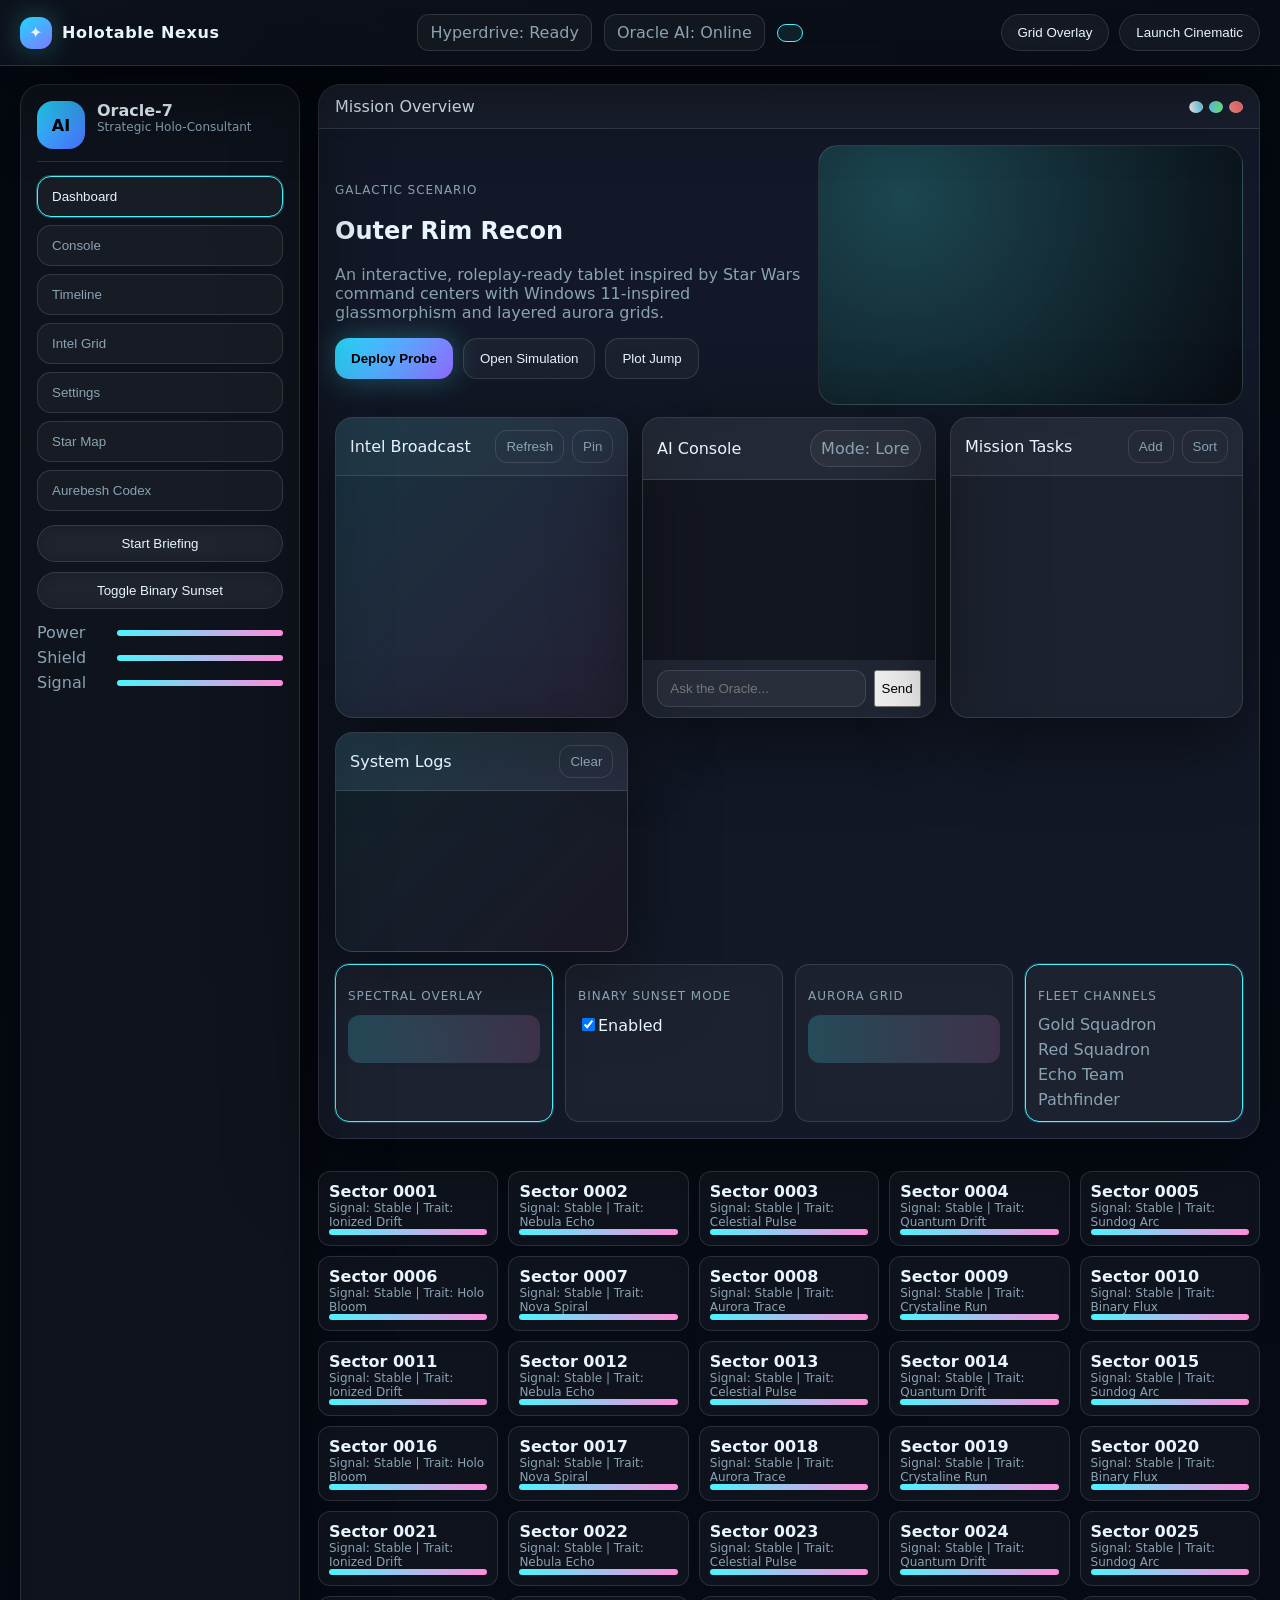
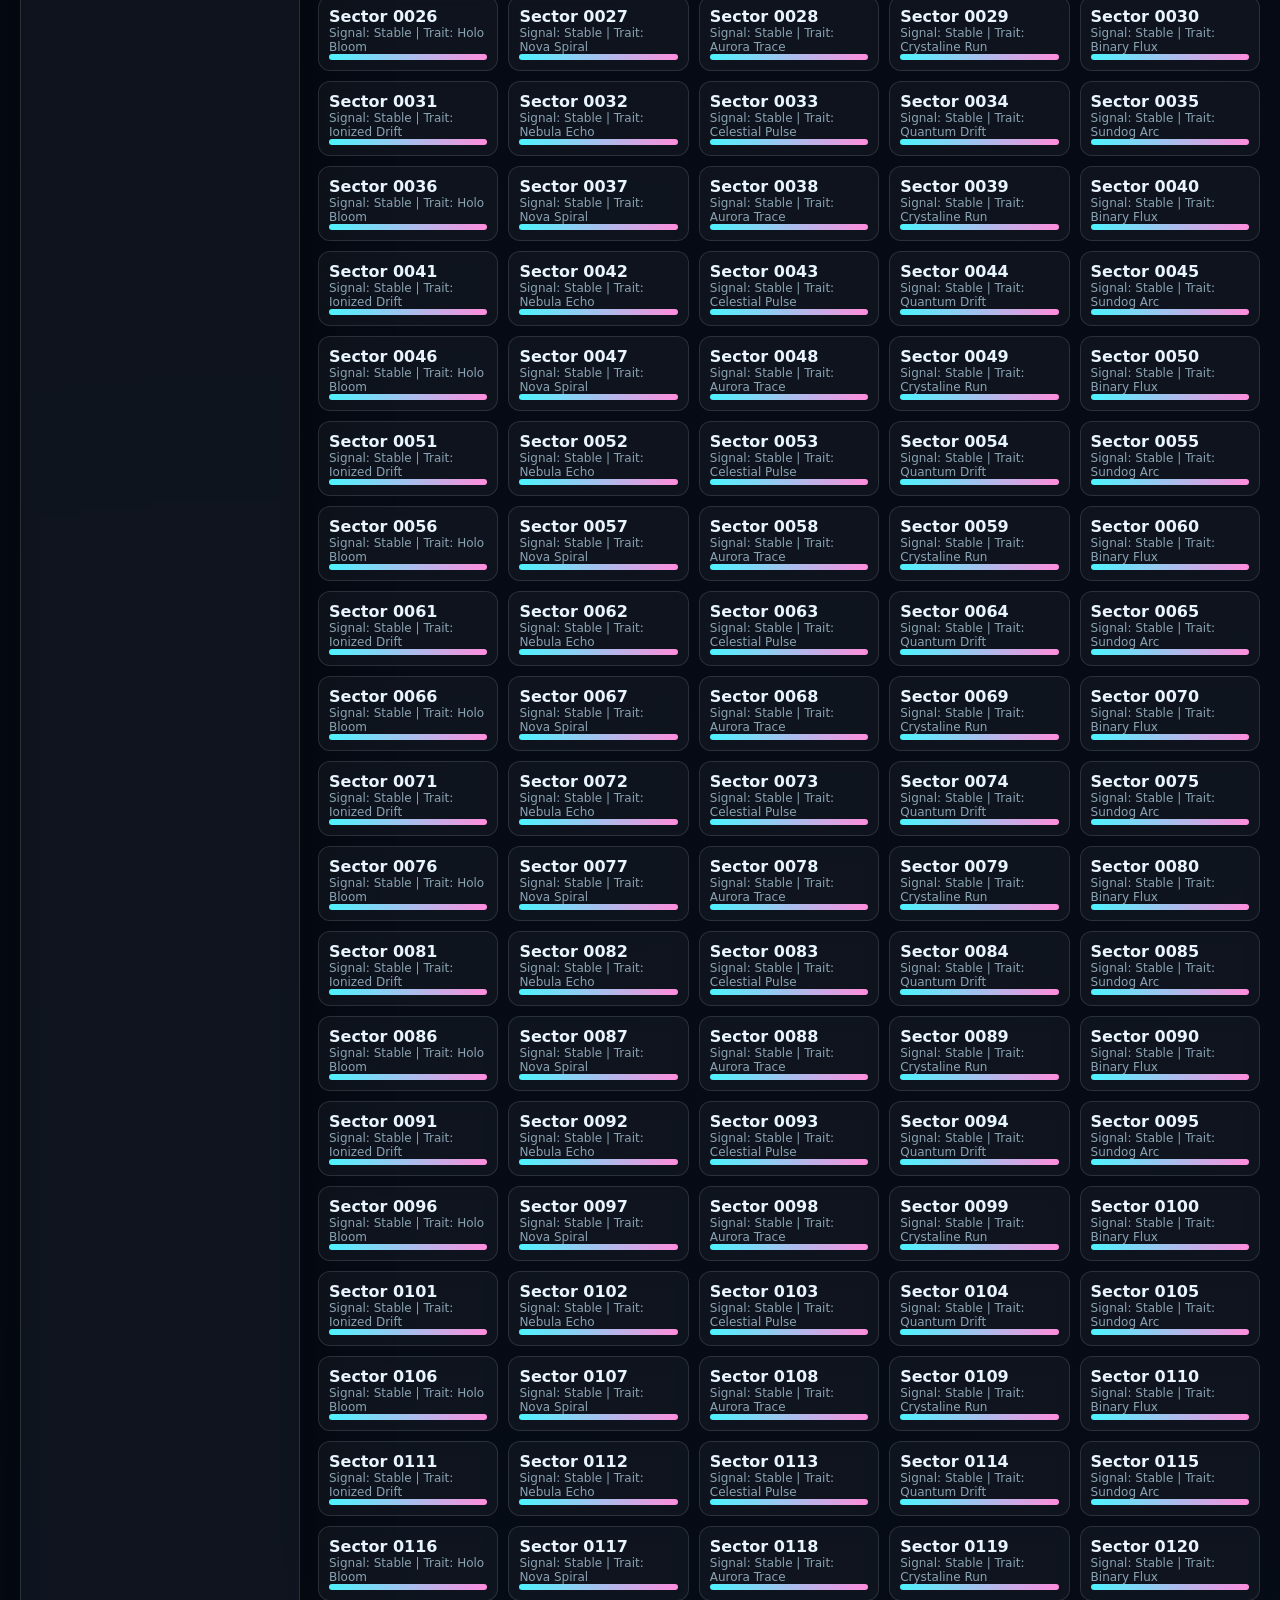
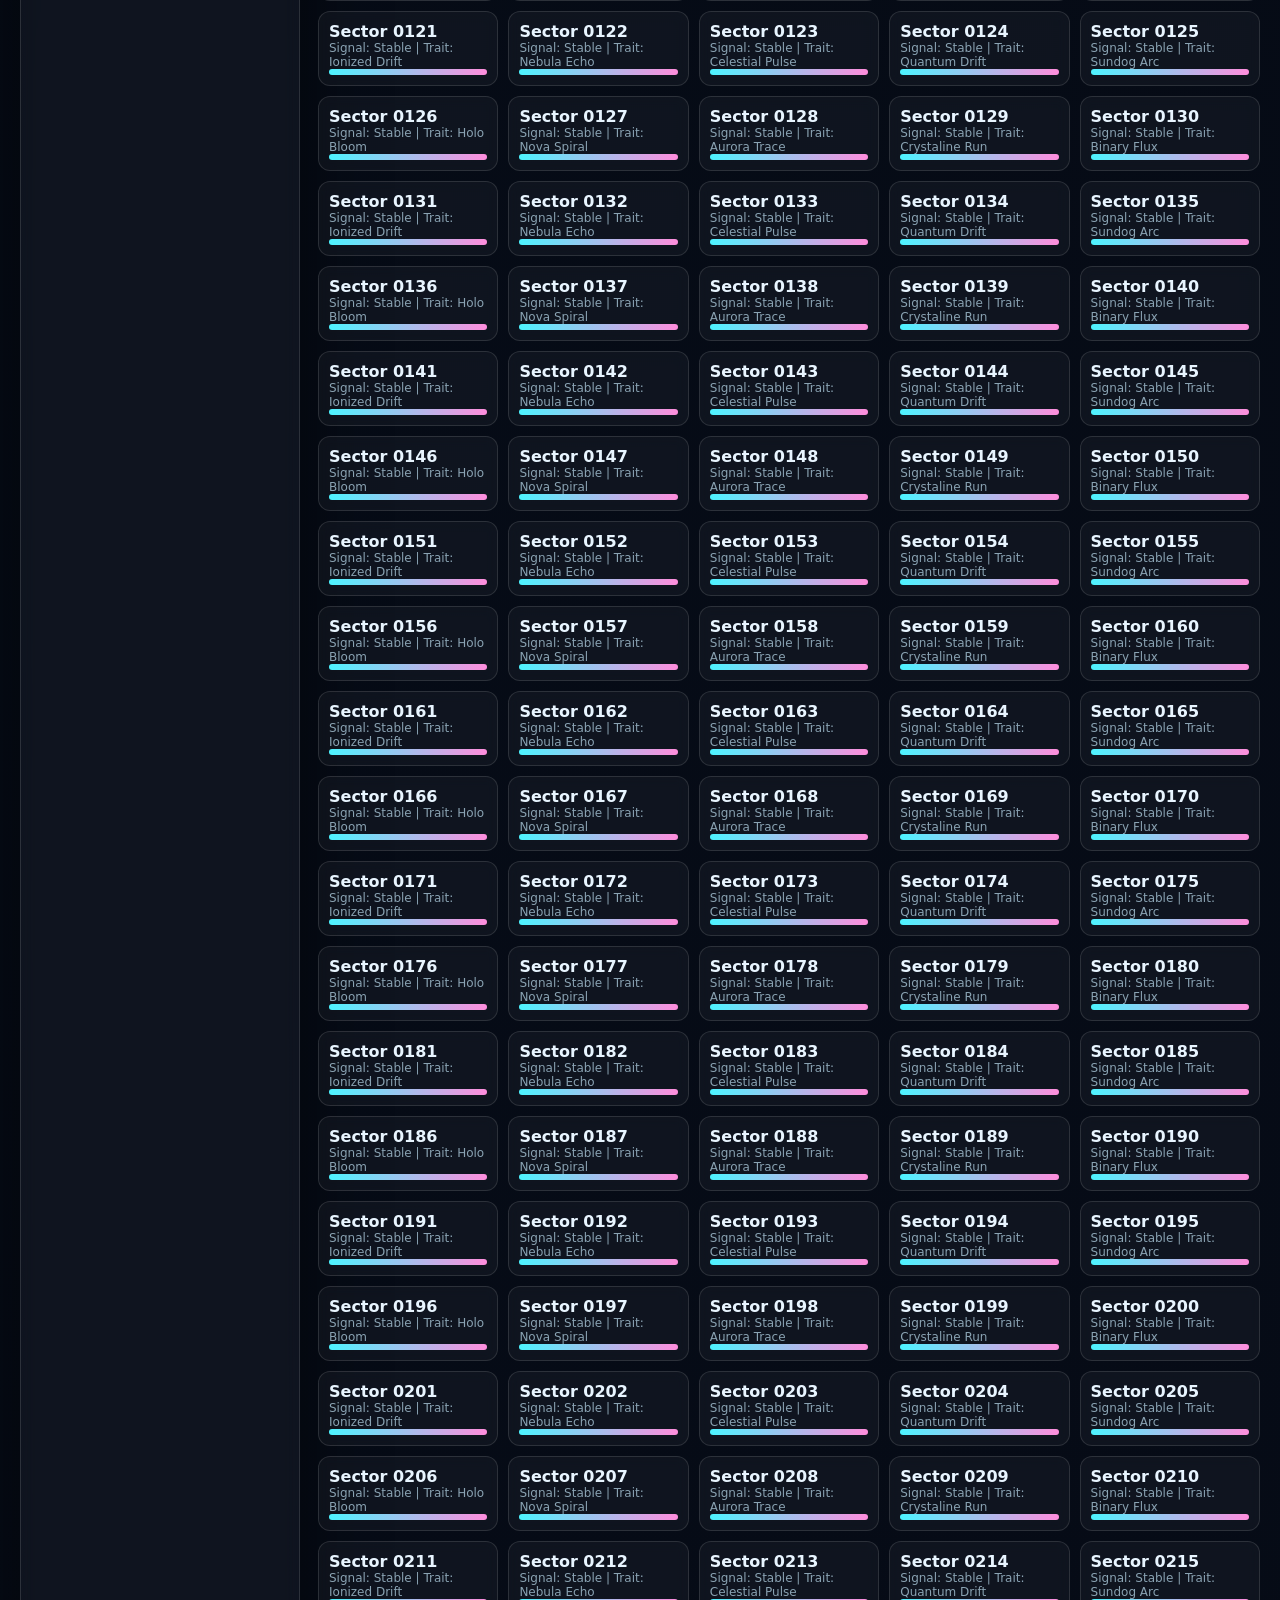
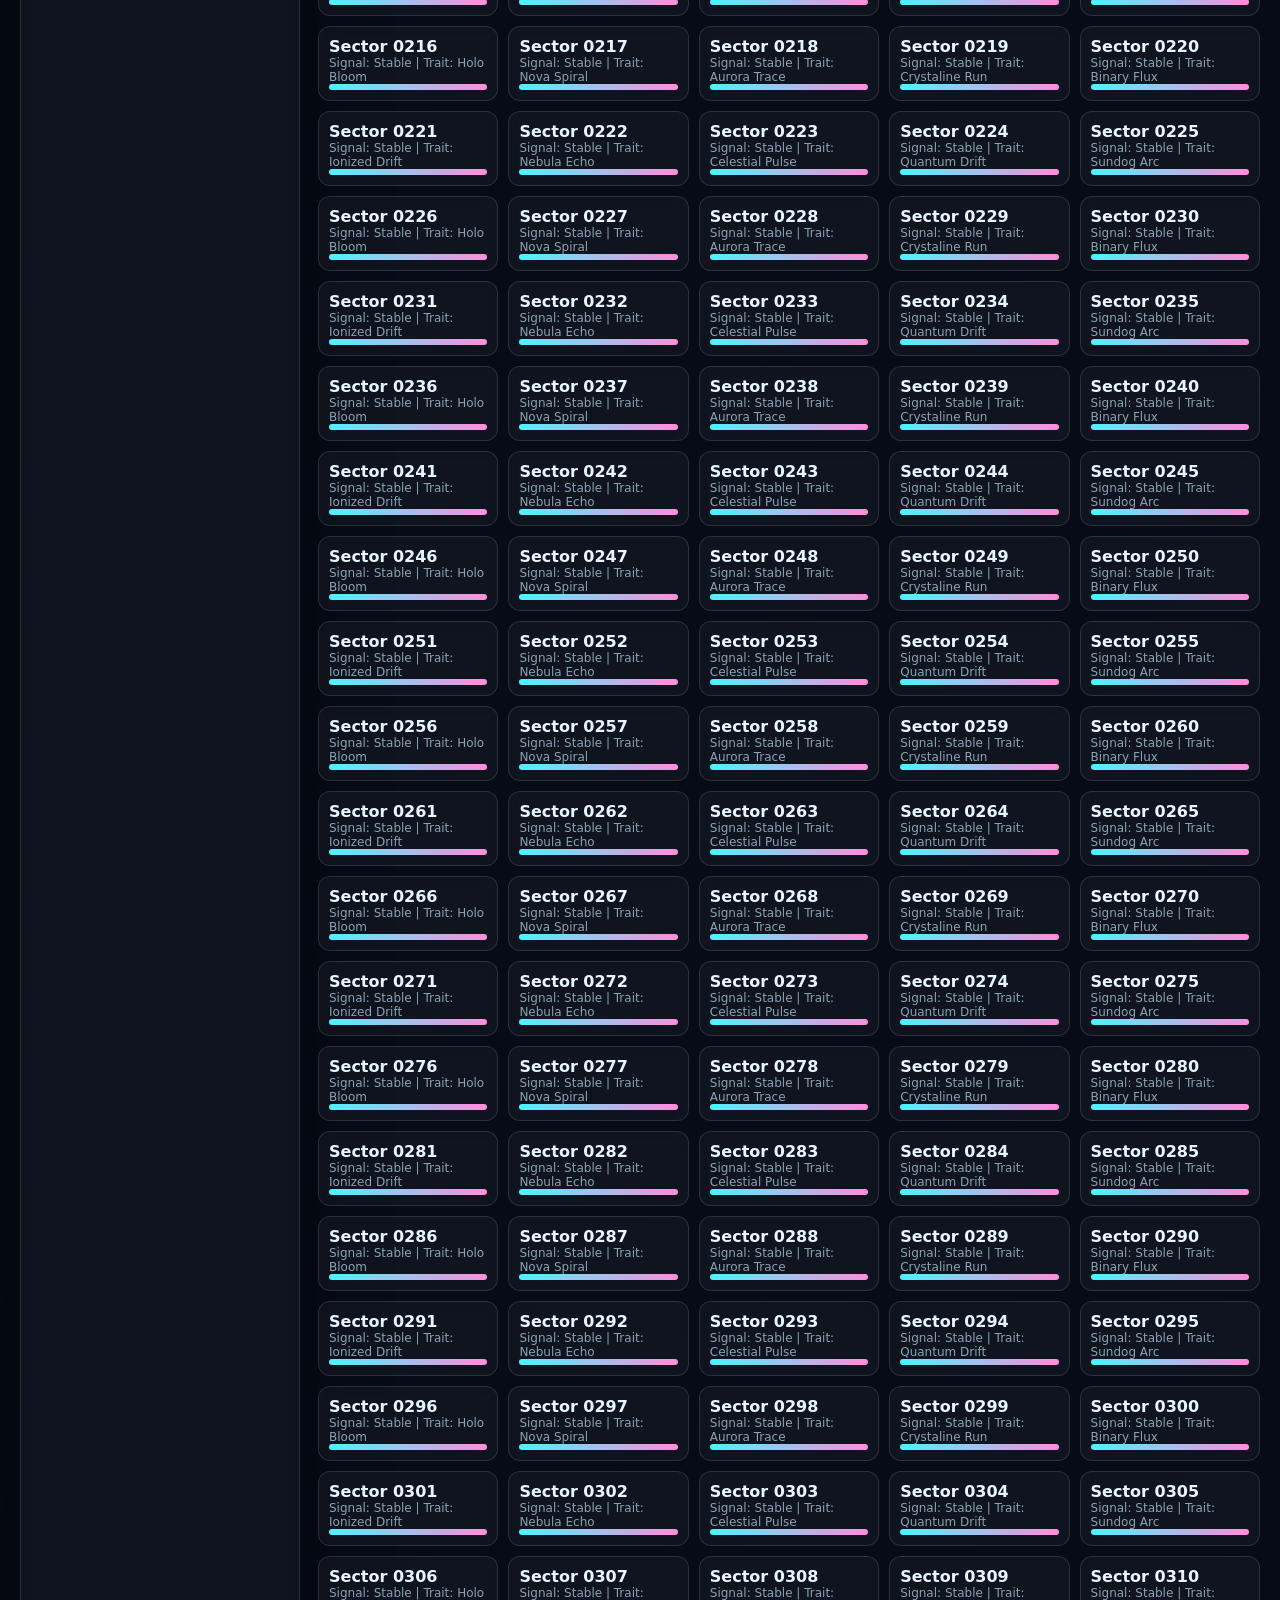
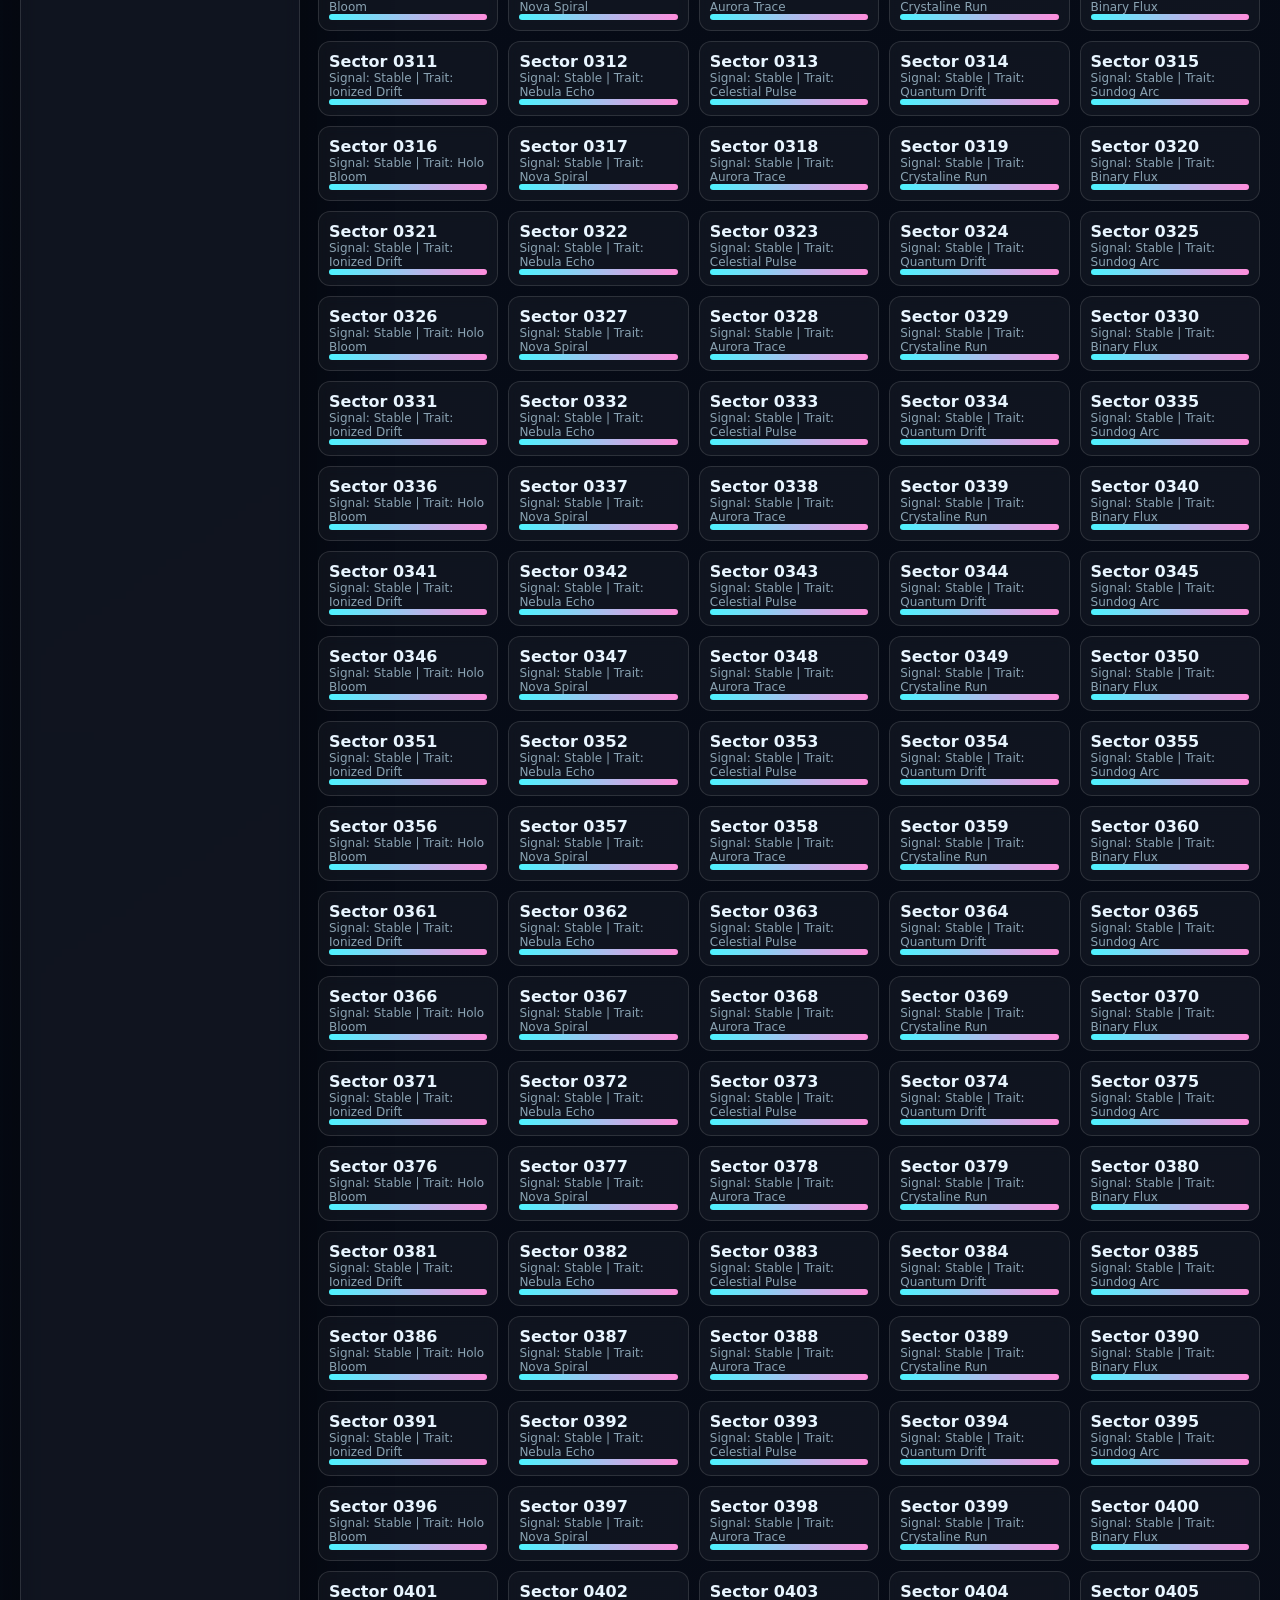
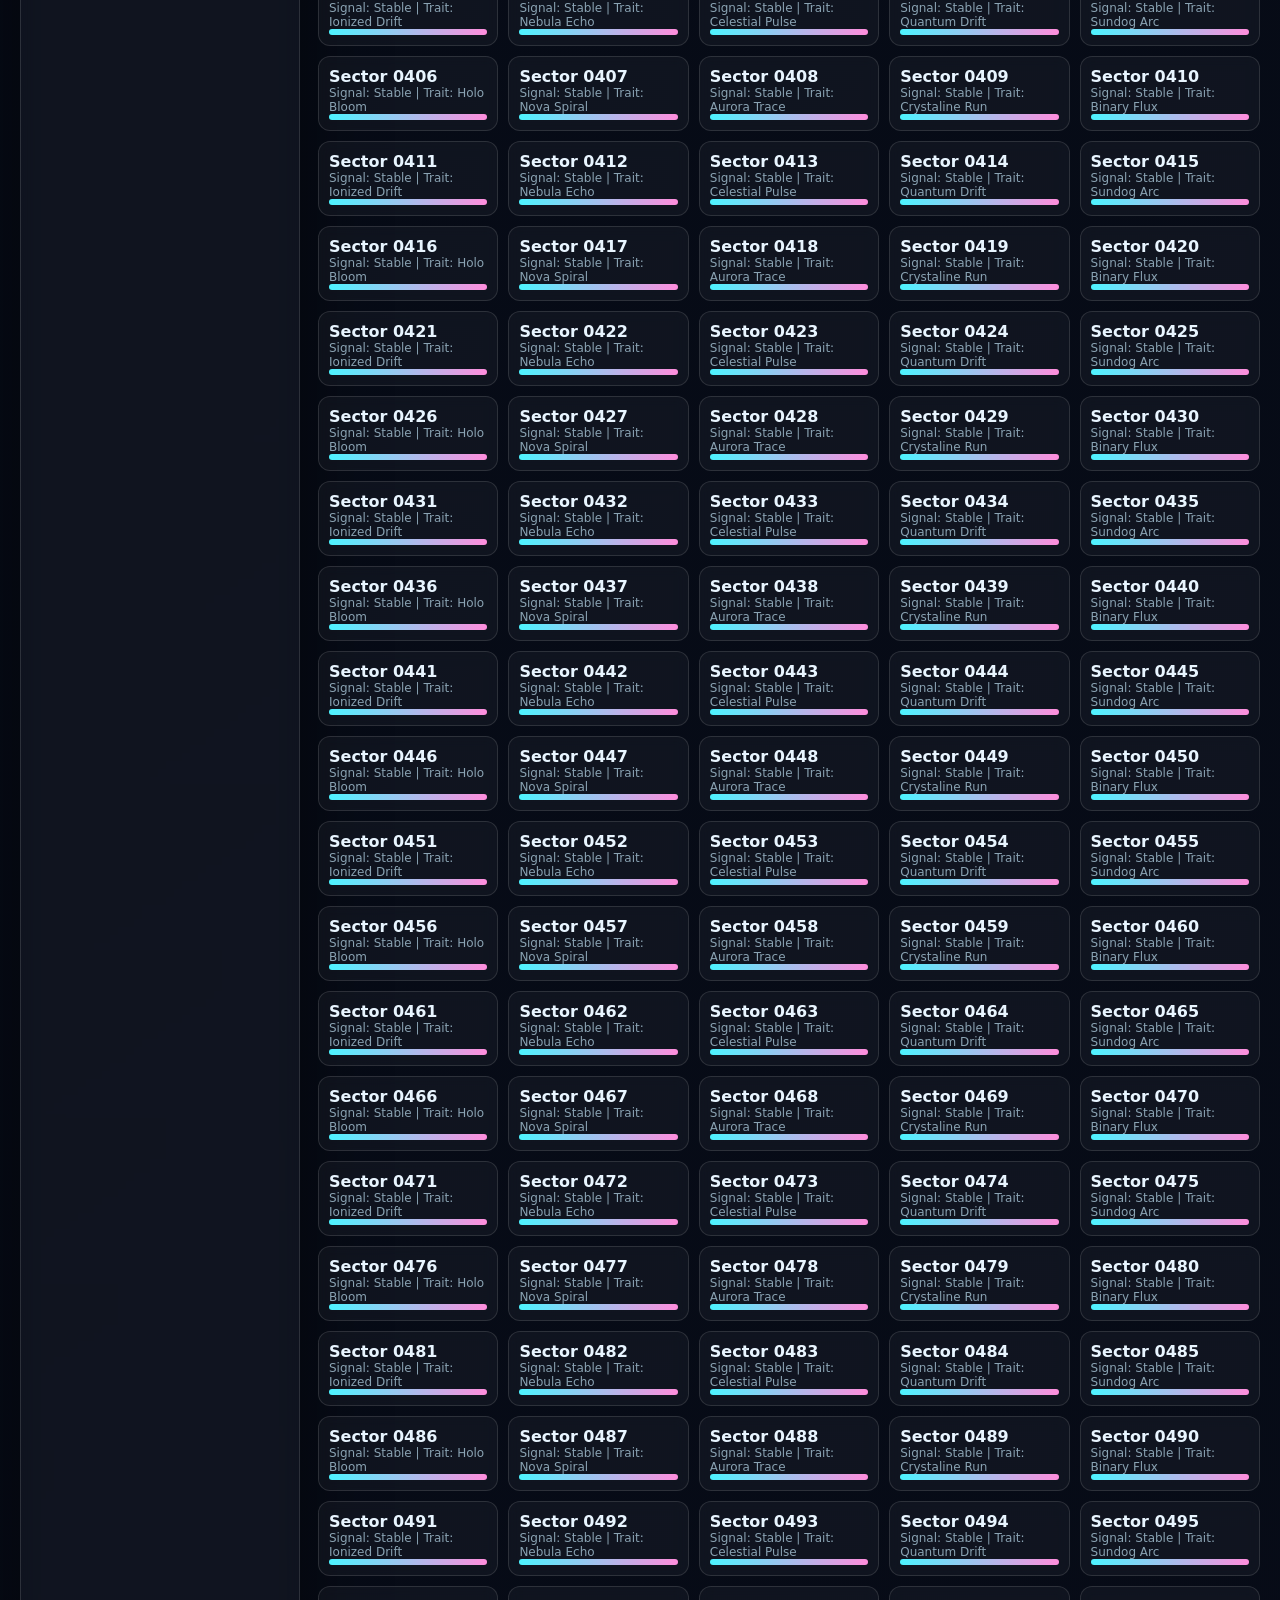
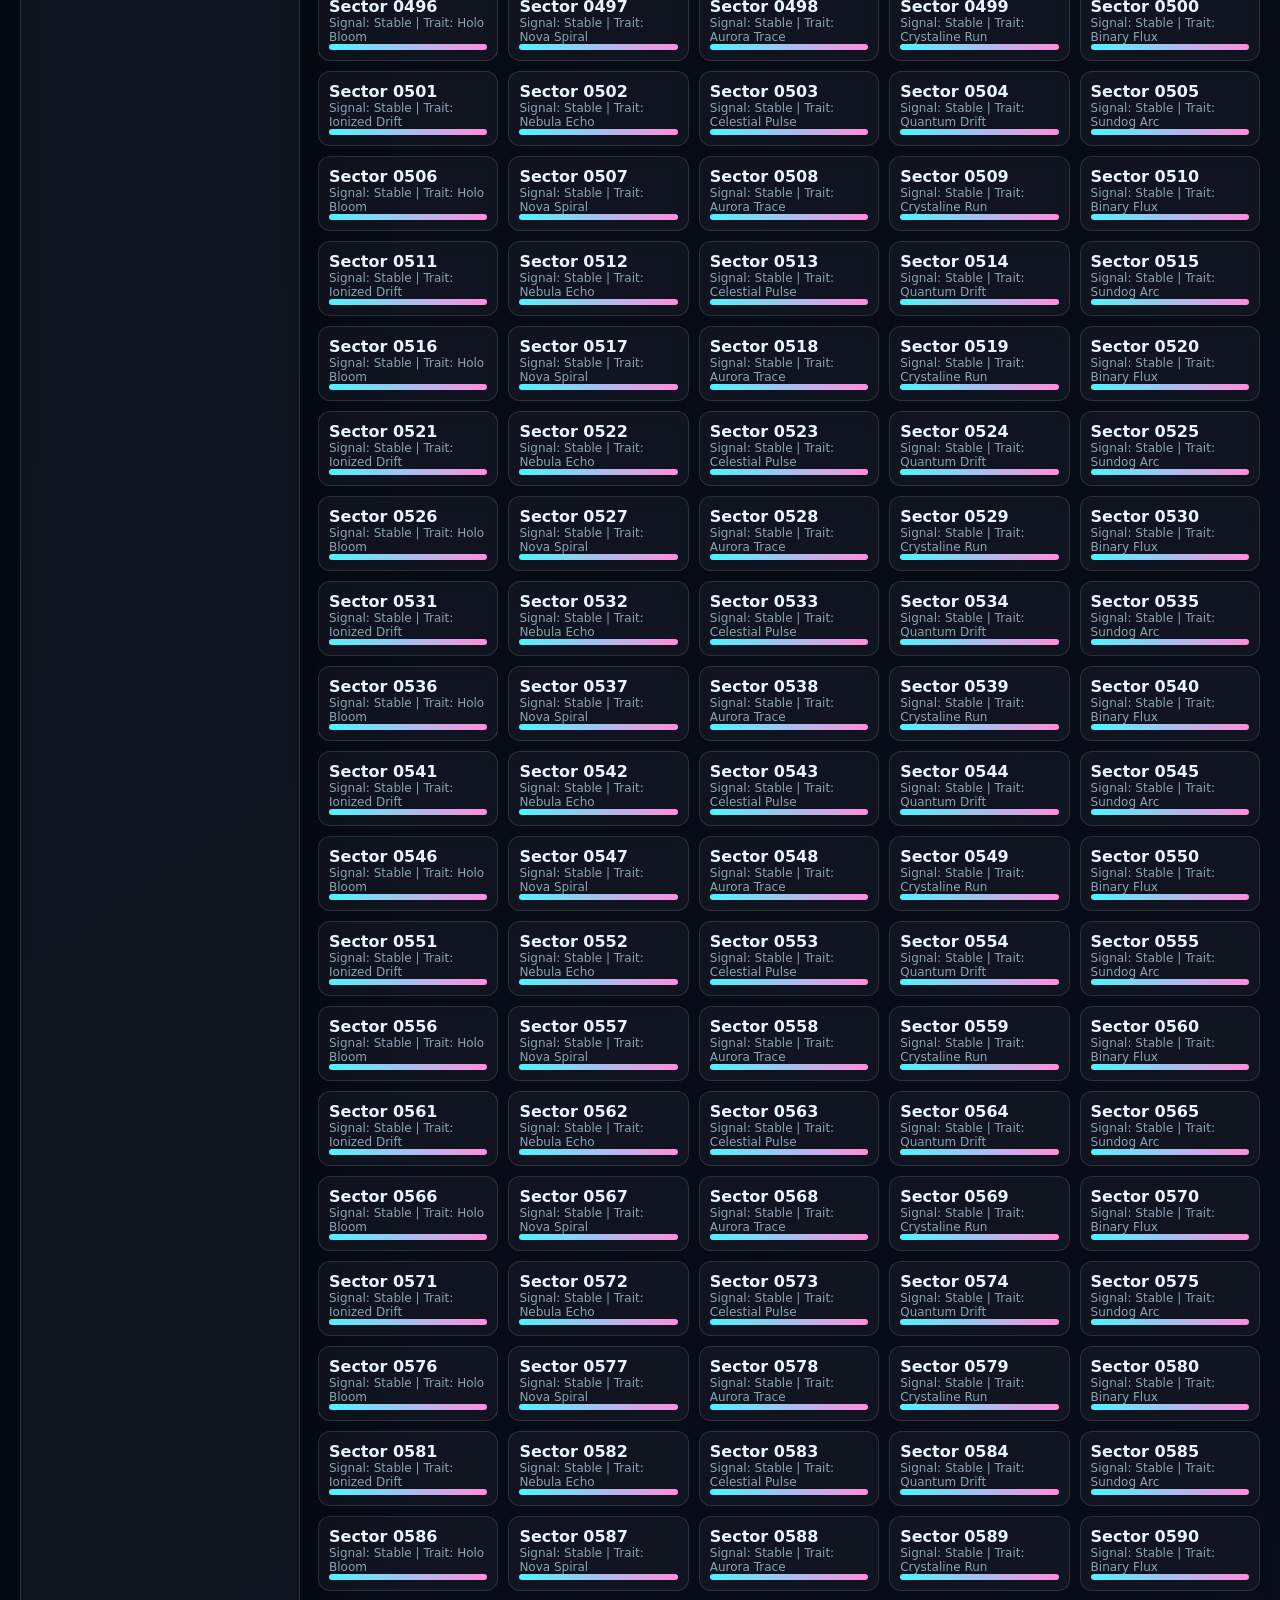
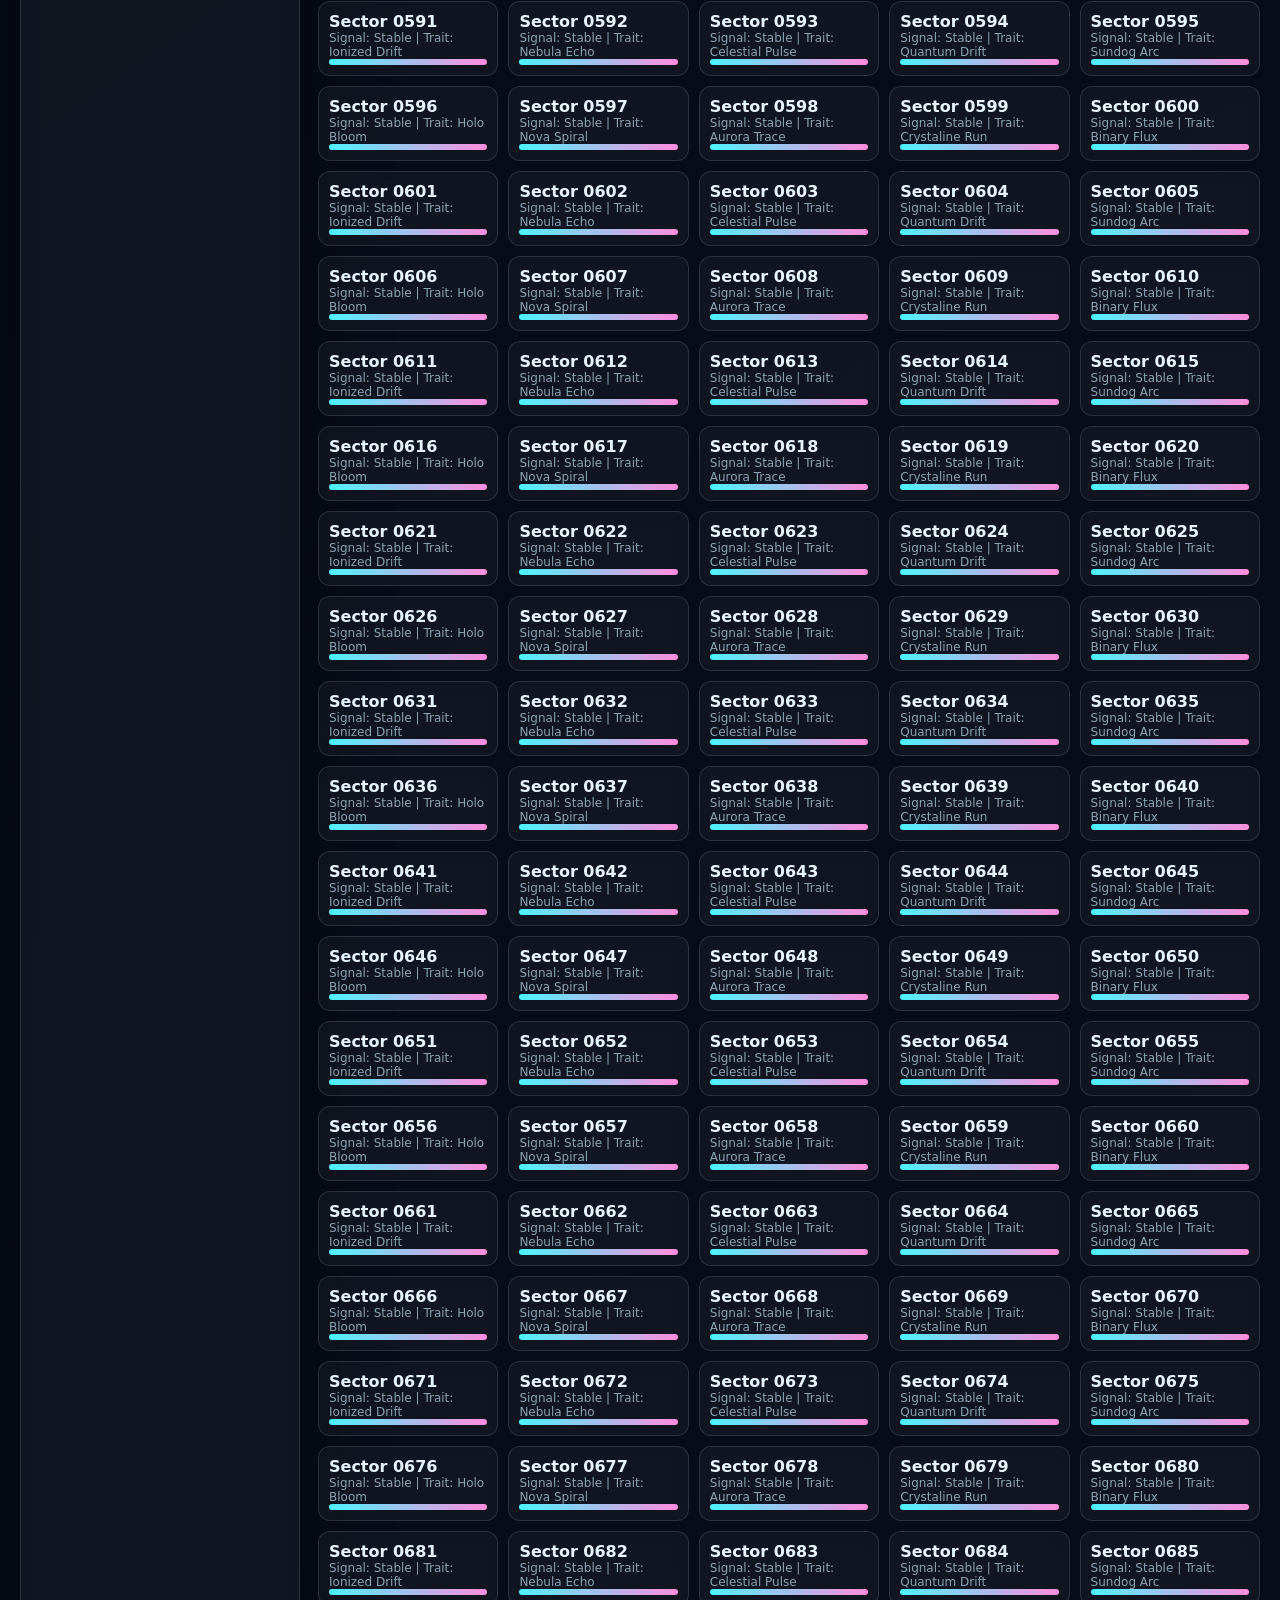
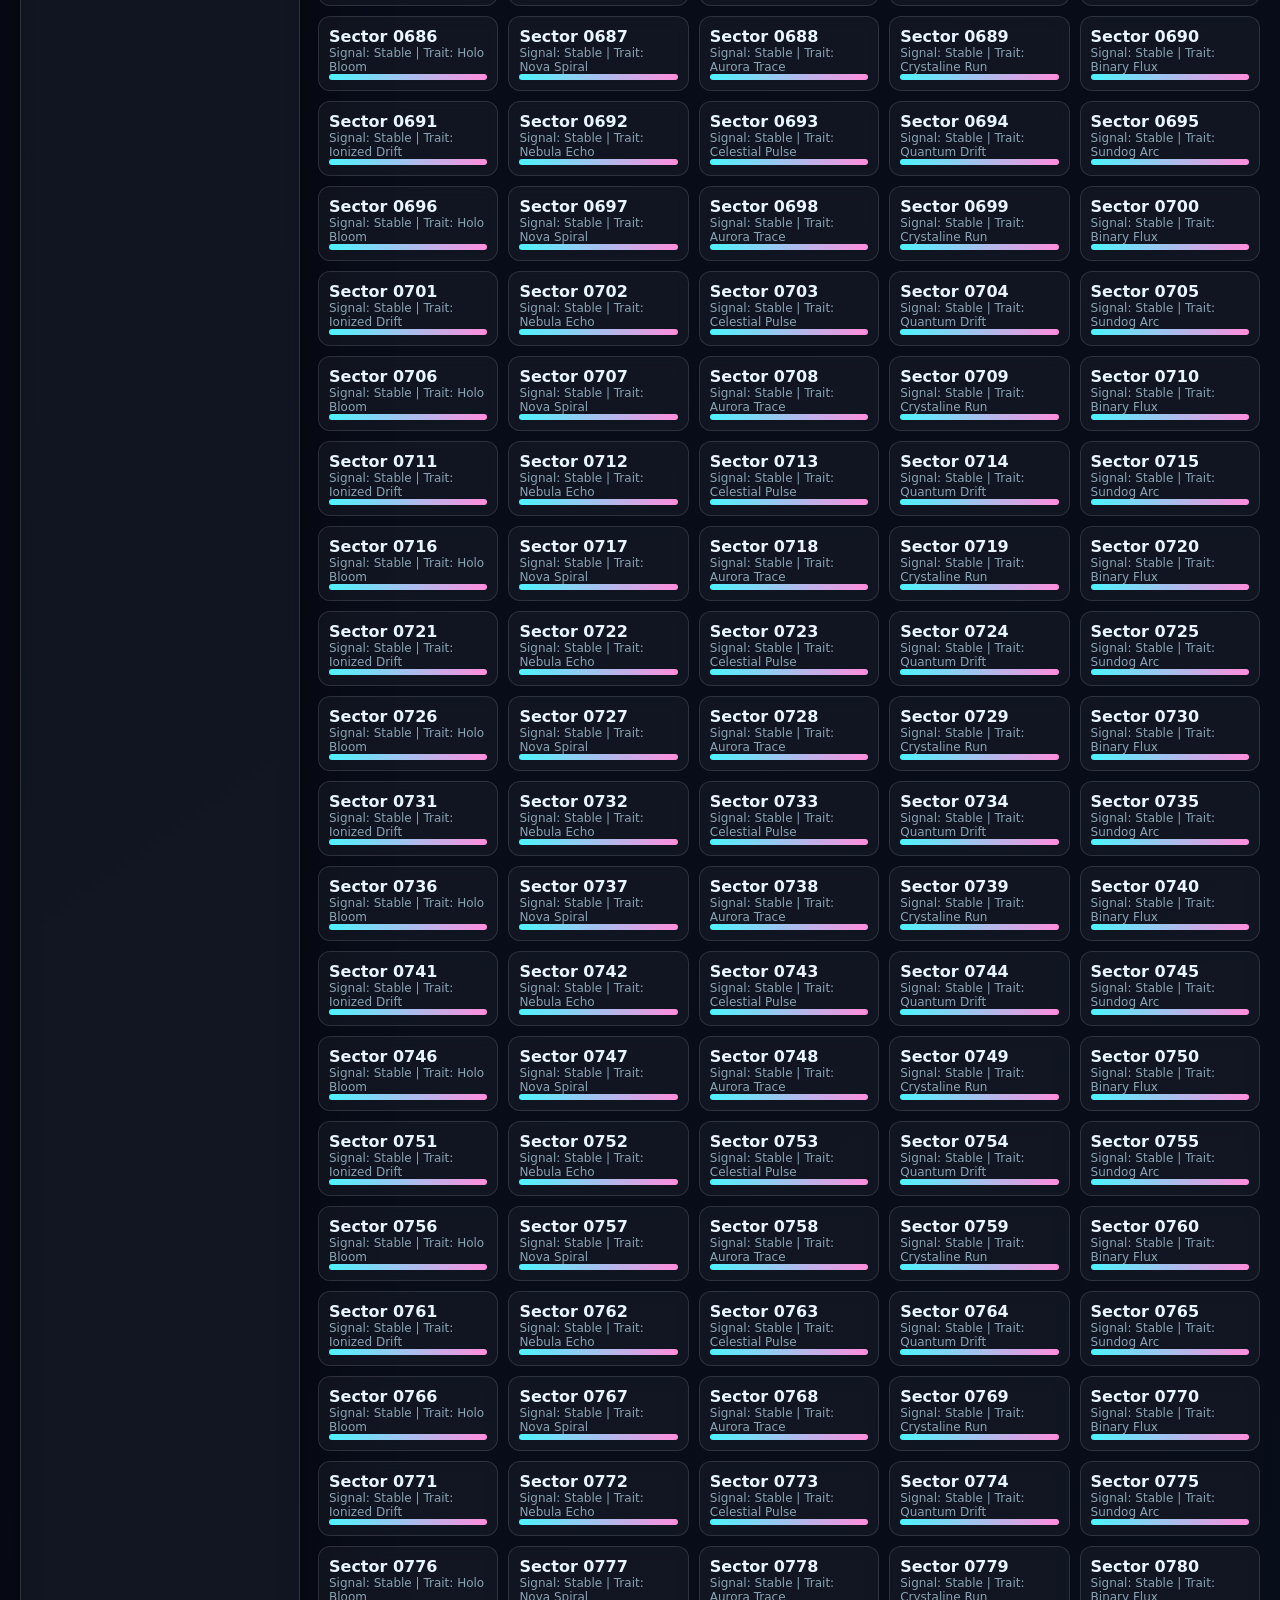
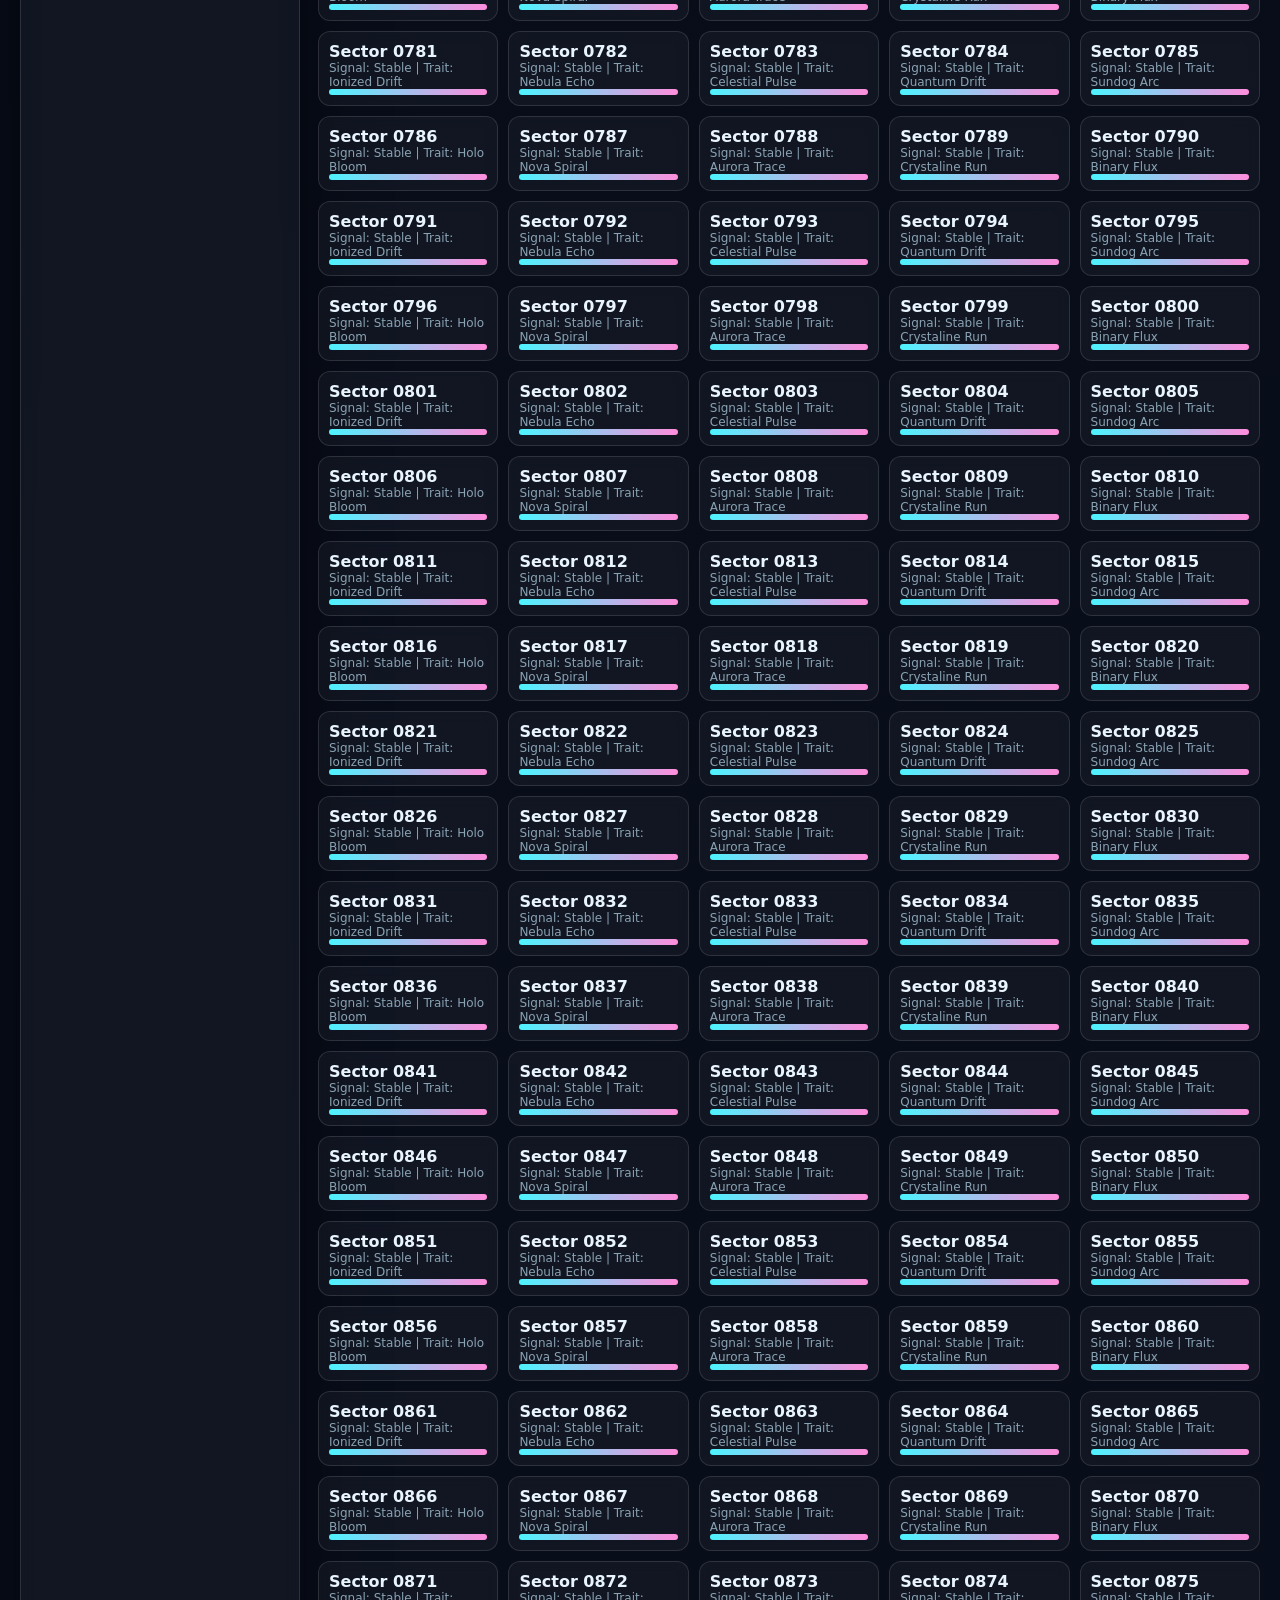
<file: index.html>
<!DOCTYPE html>
<html lang="en">
<head>
  <meta charset="UTF-8" />
  <meta name="viewport" content="width=device-width, initial-scale=1.0" />
  <title>Holotable Nexus | Star Wars AI Console</title>
  <link rel="stylesheet" href="style.css" />
</head>
<body class="binary-sunset">
  <div class="system-shell">
    <header class="command-bar neon">
      <div class="brand">
        <span class="brand-icon">✦</span>
        <span class="brand-text">Holotable Nexus</span>
      </div>
      <div class="status-group">
        <div class="status-indicator" id="hyperdrive-status">Hyperdrive: Ready</div>
        <div class="status-indicator" id="ai-state">Oracle AI: Online</div>
        <div class="clock" id="live-clock"></div>
      </div>
      <div class="bar-actions">
        <button class="pill" id="open-holo-grid">Grid Overlay</button>
        <button class="pill" id="launch-cinematic">Launch Cinematic</button>
      </div>
    </header>

    <main class="desktop">
      <aside class="nav-pane glass">
        <div class="profile">
          <div class="avatar">AI</div>
          <div class="identity">
            <div class="name">Oracle-7</div>
            <div class="role">Strategic Holo-Consultant</div>
          </div>
        </div>
        <div class="nav-group">
          <button class="nav-item active" data-target="dashboard">Dashboard</button>
          <button class="nav-item" data-target="console">Console</button>
          <button class="nav-item" data-target="timeline">Timeline</button>
          <button class="nav-item" data-target="intel">Intel Grid</button>
          <button class="nav-item" data-target="settings">Settings</button>
          <button class="nav-item" data-target="starmap">Star Map</button>
          <button class="nav-item" data-target="aurebesh">Aurebesh Codex</button>
        </div>
        <div class="task-buttons">
          <button class="pill" id="start-briefing">Start Briefing</button>
          <button class="pill" id="toggle-theme">Toggle Binary Sunset</button>
        </div>
        <div class="nav-diagnostics">
          <div class="stat-line"><span>Power</span><span class="bar" data-level="0.82"></span></div>
          <div class="stat-line"><span>Shield</span><span class="bar" data-level="0.65"></span></div>
          <div class="stat-line"><span>Signal</span><span class="bar" data-level="0.91"></span></div>
        </div>
      </aside>

      <section class="workspace">
        <div class="window" id="dashboard" data-window>
          <header class="window-bar">
            <span class="title">Mission Overview</span>
            <div class="window-controls">
              <button aria-label="pin" class="control pin"></button>
              <button aria-label="minimize" class="control minimize"></button>
              <button aria-label="close" class="control close"></button>
            </div>
          </header>
          <div class="window-body">
            <div class="hero">
              <div>
                <p class="eyebrow">Galactic Scenario</p>
                <h1>Outer Rim Recon</h1>
                <p class="lede">An interactive, roleplay-ready tablet inspired by Star Wars command centers with Windows 11-inspired glassmorphism and layered aurora grids.</p>
                <div class="action-row">
                  <button class="primary" id="deploy-probe">Deploy Probe</button>
                  <button class="secondary" id="open-sim">Open Simulation</button>
                  <button class="secondary" id="launch-hyperspace">Plot Jump</button>
                </div>
              </div>
              <div class="holo-map" id="holo-map"></div>
            </div>

            <div class="grid">
              <div class="card holo" id="intel-card">
                <div class="card-header">
                  <span>Intel Broadcast</span>
                  <div class="header-actions">
                    <button class="ghost" id="refresh-intel">Refresh</button>
                    <button class="ghost" id="pin-intel">Pin</button>
                  </div>
                </div>
                <div class="card-body" id="intel-feed"></div>
              </div>
              <div class="card glass" id="ai-console">
                <div class="card-header">
                  <span>AI Console</span>
                  <div class="chip" id="ai-mode">Mode: Lore</div>
                </div>
                <div class="card-body console-output" id="console-log"></div>
                <div class="console-input">
                  <input id="command-input" type="text" placeholder="Ask the Oracle..." />
                  <button id="send-command">Send</button>
                </div>
              </div>
              <div class="card glass" id="task-list">
                <div class="card-header">
                  <span>Mission Tasks</span>
                  <div class="header-actions">
                    <button class="ghost" id="add-task">Add</button>
                    <button class="ghost" id="sort-task">Sort</button>
                  </div>
                </div>
                <ul class="card-body list" id="tasks"></ul>
              </div>
              <div class="card holo" id="system-logs">
                <div class="card-header">
                  <span>System Logs</span>
                  <button class="ghost" id="clear-logs">Clear</button>
                </div>
                <div class="card-body log-body" id="log-view"></div>
              </div>
            </div>

            <div class="micro-panels">
              <div class="micro holo-border">
                <p class="eyebrow">Spectral Overlay</p>
                <div class="sparkline" id="spectral-trace"></div>
              </div>
              <div class="micro glass">
                <p class="eyebrow">Binary Sunset Mode</p>
                <div class="toggle-row">
                  <label class="toggle"><input type="checkbox" id="sunset-toggle" checked /><span>Enabled</span></label>
                </div>
              </div>
              <div class="micro glass">
                <p class="eyebrow">Aurora Grid</p>
                <div class="gridline-preview"></div>
              </div>
              <div class="micro holo-border">
                <p class="eyebrow">Fleet Channels</p>
                <ul class="fleet-channels">
                  <li>Gold Squadron</li>
                  <li>Red Squadron</li>
                  <li>Echo Team</li>
                  <li>Pathfinder</li>
                </ul>
              </div>
            </div>
          </div>
        </div>

        <div class="window hidden" id="console" data-window>
          <header class="window-bar">
            <span class="title">Diagnostics Console</span>
            <div class="window-controls">
              <button aria-label="pin" class="control pin"></button>
              <button aria-label="minimize" class="control minimize"></button>
              <button aria-label="close" class="control close"></button>
            </div>
          </header>
          <div class="window-body column">
            <div class="terminal" id="diagnostic-terminal"></div>
            <div class="terminal-input">
              <input type="text" id="diag-input" placeholder="Run command: scan core" />
              <button id="run-diag">Execute</button>
            </div>
            <div class="live-metrics">
              <div class="metric"><span>CPU</span><span id="metric-cpu">0%</span></div>
              <div class="metric"><span>Memory</span><span id="metric-mem">0%</span></div>
              <div class="metric"><span>Latency</span><span id="metric-lat">0ms</span></div>
            </div>
          </div>
        </div>

        <div class="window hidden" id="timeline" data-window>
          <header class="window-bar">
            <span class="title">Mission Timeline</span>
            <div class="window-controls">
              <button aria-label="pin" class="control pin"></button>
              <button aria-label="minimize" class="control minimize"></button>
              <button aria-label="close" class="control close"></button>
            </div>
          </header>
          <div class="window-body">
            <ol class="timeline" id="timeline-list"></ol>
            <div class="timeline-stats">
              <div class="chip">Sync: Real-time</div>
              <div class="chip">Archive: Encrypted</div>
            </div>
          </div>
        </div>

        <div class="window hidden" id="intel" data-window>
          <header class="window-bar">
            <span class="title">Intel Grid</span>
            <div class="window-controls">
              <button aria-label="pin" class="control pin"></button>
              <button aria-label="minimize" class="control minimize"></button>
              <button aria-label="close" class="control close"></button>
            </div>
          </header>
          <div class="window-body grid" id="intel-grid"></div>
        </div>

        <div class="window hidden" id="settings" data-window>
          <header class="window-bar">
            <span class="title">Control Settings</span>
            <div class="window-controls">
              <button aria-label="pin" class="control pin"></button>
              <button aria-label="minimize" class="control minimize"></button>
              <button aria-label="close" class="control close"></button>
            </div>
          </header>
          <div class="window-body column">
            <div class="settings-group">
              <label class="toggle">
                <input type="checkbox" id="ambient-sfx" checked />
                <span>Ambient SFX</span>
              </label>
              <label class="toggle">
                <input type="checkbox" id="gridlines" checked />
                <span>Gridlines</span>
              </label>
              <label class="toggle">
                <input type="checkbox" id="parallax" checked />
                <span>Parallax Holo Map</span>
              </label>
            </div>
            <div class="settings-group">
              <label>AI Persona</label>
              <select id="ai-persona">
                <option value="lore">Lore Keeper</option>
                <option value="tactician">Tactician</option>
                <option value="diplomat">Diplomat</option>
                <option value="smuggler">Smuggler</option>
              </select>
            </div>
            <div class="settings-group">
              <label>Theme Density</label>
              <input type="range" id="density" min="0.4" max="1" step="0.05" value="0.9" />
            </div>
            <div class="settings-group">
              <label>Window Focus Mode</label>
              <div class="toggle-row">
                <label class="toggle"><input type="checkbox" id="focus-mode" checked /><span>Auto</span></label>
              </div>
            </div>
          </div>
        </div>

        <div class="window hidden" id="starmap" data-window>
          <header class="window-bar">
            <span class="title">Star Map Navigator</span>
            <div class="window-controls">
              <button aria-label="pin" class="control pin"></button>
              <button aria-label="minimize" class="control minimize"></button>
              <button aria-label="close" class="control close"></button>
            </div>
          </header>
          <div class="window-body">
            <div class="starfield" id="starfield-canvas"></div>
            <div class="legend">
              <div class="chip">Hyperlanes</div>
              <div class="chip">Nebulae</div>
              <div class="chip">Trade Routes</div>
            </div>
          </div>
        </div>

        <div class="window hidden" id="aurebesh" data-window>
          <header class="window-bar">
            <span class="title">Aurebesh Codex</span>
            <div class="window-controls">
              <button aria-label="pin" class="control pin"></button>
              <button aria-label="minimize" class="control minimize"></button>
              <button aria-label="close" class="control close"></button>
            </div>
          </header>
          <div class="window-body column">
            <div class="codex" id="aurebesh-codex"></div>
            <div class="codex-form">
              <input type="text" id="codex-input" placeholder="Translate text..." />
              <button id="translate">Translate</button>
            </div>
          </div>
        </div>

        <section class="data-vault">
          <div class="data-chip" id="chip-1" data-system="sector-0001">
            <div class="chip-title">Sector 0001</div>
            <div class="chip-meta">Signal: Stable | Trait: Ionized Drift</div>
            <div class="chip-spark" data-index="1"></div>
          </div>
          <div class="data-chip" id="chip-2" data-system="sector-0002">
            <div class="chip-title">Sector 0002</div>
            <div class="chip-meta">Signal: Stable | Trait: Nebula Echo</div>
            <div class="chip-spark" data-index="2"></div>
          </div>
          <div class="data-chip" id="chip-3" data-system="sector-0003">
            <div class="chip-title">Sector 0003</div>
            <div class="chip-meta">Signal: Stable | Trait: Celestial Pulse</div>
            <div class="chip-spark" data-index="3"></div>
          </div>
          <div class="data-chip" id="chip-4" data-system="sector-0004">
            <div class="chip-title">Sector 0004</div>
            <div class="chip-meta">Signal: Stable | Trait: Quantum Drift</div>
            <div class="chip-spark" data-index="4"></div>
          </div>
          <div class="data-chip" id="chip-5" data-system="sector-0005">
            <div class="chip-title">Sector 0005</div>
            <div class="chip-meta">Signal: Stable | Trait: Sundog Arc</div>
            <div class="chip-spark" data-index="5"></div>
          </div>
          <div class="data-chip" id="chip-6" data-system="sector-0006">
            <div class="chip-title">Sector 0006</div>
            <div class="chip-meta">Signal: Stable | Trait: Holo Bloom</div>
            <div class="chip-spark" data-index="6"></div>
          </div>
          <div class="data-chip" id="chip-7" data-system="sector-0007">
            <div class="chip-title">Sector 0007</div>
            <div class="chip-meta">Signal: Stable | Trait: Nova Spiral</div>
            <div class="chip-spark" data-index="7"></div>
          </div>
          <div class="data-chip" id="chip-8" data-system="sector-0008">
            <div class="chip-title">Sector 0008</div>
            <div class="chip-meta">Signal: Stable | Trait: Aurora Trace</div>
            <div class="chip-spark" data-index="8"></div>
          </div>
          <div class="data-chip" id="chip-9" data-system="sector-0009">
            <div class="chip-title">Sector 0009</div>
            <div class="chip-meta">Signal: Stable | Trait: Crystaline Run</div>
            <div class="chip-spark" data-index="9"></div>
          </div>
          <div class="data-chip" id="chip-10" data-system="sector-0010">
            <div class="chip-title">Sector 0010</div>
            <div class="chip-meta">Signal: Stable | Trait: Binary Flux</div>
            <div class="chip-spark" data-index="10"></div>
          </div>
          <div class="data-chip" id="chip-11" data-system="sector-0011">
            <div class="chip-title">Sector 0011</div>
            <div class="chip-meta">Signal: Stable | Trait: Ionized Drift</div>
            <div class="chip-spark" data-index="11"></div>
          </div>
          <div class="data-chip" id="chip-12" data-system="sector-0012">
            <div class="chip-title">Sector 0012</div>
            <div class="chip-meta">Signal: Stable | Trait: Nebula Echo</div>
            <div class="chip-spark" data-index="12"></div>
          </div>
          <div class="data-chip" id="chip-13" data-system="sector-0013">
            <div class="chip-title">Sector 0013</div>
            <div class="chip-meta">Signal: Stable | Trait: Celestial Pulse</div>
            <div class="chip-spark" data-index="13"></div>
          </div>
          <div class="data-chip" id="chip-14" data-system="sector-0014">
            <div class="chip-title">Sector 0014</div>
            <div class="chip-meta">Signal: Stable | Trait: Quantum Drift</div>
            <div class="chip-spark" data-index="14"></div>
          </div>
          <div class="data-chip" id="chip-15" data-system="sector-0015">
            <div class="chip-title">Sector 0015</div>
            <div class="chip-meta">Signal: Stable | Trait: Sundog Arc</div>
            <div class="chip-spark" data-index="15"></div>
          </div>
          <div class="data-chip" id="chip-16" data-system="sector-0016">
            <div class="chip-title">Sector 0016</div>
            <div class="chip-meta">Signal: Stable | Trait: Holo Bloom</div>
            <div class="chip-spark" data-index="16"></div>
          </div>
          <div class="data-chip" id="chip-17" data-system="sector-0017">
            <div class="chip-title">Sector 0017</div>
            <div class="chip-meta">Signal: Stable | Trait: Nova Spiral</div>
            <div class="chip-spark" data-index="17"></div>
          </div>
          <div class="data-chip" id="chip-18" data-system="sector-0018">
            <div class="chip-title">Sector 0018</div>
            <div class="chip-meta">Signal: Stable | Trait: Aurora Trace</div>
            <div class="chip-spark" data-index="18"></div>
          </div>
          <div class="data-chip" id="chip-19" data-system="sector-0019">
            <div class="chip-title">Sector 0019</div>
            <div class="chip-meta">Signal: Stable | Trait: Crystaline Run</div>
            <div class="chip-spark" data-index="19"></div>
          </div>
          <div class="data-chip" id="chip-20" data-system="sector-0020">
            <div class="chip-title">Sector 0020</div>
            <div class="chip-meta">Signal: Stable | Trait: Binary Flux</div>
            <div class="chip-spark" data-index="20"></div>
          </div>
          <div class="data-chip" id="chip-21" data-system="sector-0021">
            <div class="chip-title">Sector 0021</div>
            <div class="chip-meta">Signal: Stable | Trait: Ionized Drift</div>
            <div class="chip-spark" data-index="21"></div>
          </div>
          <div class="data-chip" id="chip-22" data-system="sector-0022">
            <div class="chip-title">Sector 0022</div>
            <div class="chip-meta">Signal: Stable | Trait: Nebula Echo</div>
            <div class="chip-spark" data-index="22"></div>
          </div>
          <div class="data-chip" id="chip-23" data-system="sector-0023">
            <div class="chip-title">Sector 0023</div>
            <div class="chip-meta">Signal: Stable | Trait: Celestial Pulse</div>
            <div class="chip-spark" data-index="23"></div>
          </div>
          <div class="data-chip" id="chip-24" data-system="sector-0024">
            <div class="chip-title">Sector 0024</div>
            <div class="chip-meta">Signal: Stable | Trait: Quantum Drift</div>
            <div class="chip-spark" data-index="24"></div>
          </div>
          <div class="data-chip" id="chip-25" data-system="sector-0025">
            <div class="chip-title">Sector 0025</div>
            <div class="chip-meta">Signal: Stable | Trait: Sundog Arc</div>
            <div class="chip-spark" data-index="25"></div>
          </div>
          <div class="data-chip" id="chip-26" data-system="sector-0026">
            <div class="chip-title">Sector 0026</div>
            <div class="chip-meta">Signal: Stable | Trait: Holo Bloom</div>
            <div class="chip-spark" data-index="26"></div>
          </div>
          <div class="data-chip" id="chip-27" data-system="sector-0027">
            <div class="chip-title">Sector 0027</div>
            <div class="chip-meta">Signal: Stable | Trait: Nova Spiral</div>
            <div class="chip-spark" data-index="27"></div>
          </div>
          <div class="data-chip" id="chip-28" data-system="sector-0028">
            <div class="chip-title">Sector 0028</div>
            <div class="chip-meta">Signal: Stable | Trait: Aurora Trace</div>
            <div class="chip-spark" data-index="28"></div>
          </div>
          <div class="data-chip" id="chip-29" data-system="sector-0029">
            <div class="chip-title">Sector 0029</div>
            <div class="chip-meta">Signal: Stable | Trait: Crystaline Run</div>
            <div class="chip-spark" data-index="29"></div>
          </div>
          <div class="data-chip" id="chip-30" data-system="sector-0030">
            <div class="chip-title">Sector 0030</div>
            <div class="chip-meta">Signal: Stable | Trait: Binary Flux</div>
            <div class="chip-spark" data-index="30"></div>
          </div>
          <div class="data-chip" id="chip-31" data-system="sector-0031">
            <div class="chip-title">Sector 0031</div>
            <div class="chip-meta">Signal: Stable | Trait: Ionized Drift</div>
            <div class="chip-spark" data-index="31"></div>
          </div>
          <div class="data-chip" id="chip-32" data-system="sector-0032">
            <div class="chip-title">Sector 0032</div>
            <div class="chip-meta">Signal: Stable | Trait: Nebula Echo</div>
            <div class="chip-spark" data-index="32"></div>
          </div>
          <div class="data-chip" id="chip-33" data-system="sector-0033">
            <div class="chip-title">Sector 0033</div>
            <div class="chip-meta">Signal: Stable | Trait: Celestial Pulse</div>
            <div class="chip-spark" data-index="33"></div>
          </div>
          <div class="data-chip" id="chip-34" data-system="sector-0034">
            <div class="chip-title">Sector 0034</div>
            <div class="chip-meta">Signal: Stable | Trait: Quantum Drift</div>
            <div class="chip-spark" data-index="34"></div>
          </div>
          <div class="data-chip" id="chip-35" data-system="sector-0035">
            <div class="chip-title">Sector 0035</div>
            <div class="chip-meta">Signal: Stable | Trait: Sundog Arc</div>
            <div class="chip-spark" data-index="35"></div>
          </div>
          <div class="data-chip" id="chip-36" data-system="sector-0036">
            <div class="chip-title">Sector 0036</div>
            <div class="chip-meta">Signal: Stable | Trait: Holo Bloom</div>
            <div class="chip-spark" data-index="36"></div>
          </div>
          <div class="data-chip" id="chip-37" data-system="sector-0037">
            <div class="chip-title">Sector 0037</div>
            <div class="chip-meta">Signal: Stable | Trait: Nova Spiral</div>
            <div class="chip-spark" data-index="37"></div>
          </div>
          <div class="data-chip" id="chip-38" data-system="sector-0038">
            <div class="chip-title">Sector 0038</div>
            <div class="chip-meta">Signal: Stable | Trait: Aurora Trace</div>
            <div class="chip-spark" data-index="38"></div>
          </div>
          <div class="data-chip" id="chip-39" data-system="sector-0039">
            <div class="chip-title">Sector 0039</div>
            <div class="chip-meta">Signal: Stable | Trait: Crystaline Run</div>
            <div class="chip-spark" data-index="39"></div>
          </div>
          <div class="data-chip" id="chip-40" data-system="sector-0040">
            <div class="chip-title">Sector 0040</div>
            <div class="chip-meta">Signal: Stable | Trait: Binary Flux</div>
            <div class="chip-spark" data-index="40"></div>
          </div>
          <div class="data-chip" id="chip-41" data-system="sector-0041">
            <div class="chip-title">Sector 0041</div>
            <div class="chip-meta">Signal: Stable | Trait: Ionized Drift</div>
            <div class="chip-spark" data-index="41"></div>
          </div>
          <div class="data-chip" id="chip-42" data-system="sector-0042">
            <div class="chip-title">Sector 0042</div>
            <div class="chip-meta">Signal: Stable | Trait: Nebula Echo</div>
            <div class="chip-spark" data-index="42"></div>
          </div>
          <div class="data-chip" id="chip-43" data-system="sector-0043">
            <div class="chip-title">Sector 0043</div>
            <div class="chip-meta">Signal: Stable | Trait: Celestial Pulse</div>
            <div class="chip-spark" data-index="43"></div>
          </div>
          <div class="data-chip" id="chip-44" data-system="sector-0044">
            <div class="chip-title">Sector 0044</div>
            <div class="chip-meta">Signal: Stable | Trait: Quantum Drift</div>
            <div class="chip-spark" data-index="44"></div>
          </div>
          <div class="data-chip" id="chip-45" data-system="sector-0045">
            <div class="chip-title">Sector 0045</div>
            <div class="chip-meta">Signal: Stable | Trait: Sundog Arc</div>
            <div class="chip-spark" data-index="45"></div>
          </div>
          <div class="data-chip" id="chip-46" data-system="sector-0046">
            <div class="chip-title">Sector 0046</div>
            <div class="chip-meta">Signal: Stable | Trait: Holo Bloom</div>
            <div class="chip-spark" data-index="46"></div>
          </div>
          <div class="data-chip" id="chip-47" data-system="sector-0047">
            <div class="chip-title">Sector 0047</div>
            <div class="chip-meta">Signal: Stable | Trait: Nova Spiral</div>
            <div class="chip-spark" data-index="47"></div>
          </div>
          <div class="data-chip" id="chip-48" data-system="sector-0048">
            <div class="chip-title">Sector 0048</div>
            <div class="chip-meta">Signal: Stable | Trait: Aurora Trace</div>
            <div class="chip-spark" data-index="48"></div>
          </div>
          <div class="data-chip" id="chip-49" data-system="sector-0049">
            <div class="chip-title">Sector 0049</div>
            <div class="chip-meta">Signal: Stable | Trait: Crystaline Run</div>
            <div class="chip-spark" data-index="49"></div>
          </div>
          <div class="data-chip" id="chip-50" data-system="sector-0050">
            <div class="chip-title">Sector 0050</div>
            <div class="chip-meta">Signal: Stable | Trait: Binary Flux</div>
            <div class="chip-spark" data-index="50"></div>
          </div>
          <div class="data-chip" id="chip-51" data-system="sector-0051">
            <div class="chip-title">Sector 0051</div>
            <div class="chip-meta">Signal: Stable | Trait: Ionized Drift</div>
            <div class="chip-spark" data-index="51"></div>
          </div>
          <div class="data-chip" id="chip-52" data-system="sector-0052">
            <div class="chip-title">Sector 0052</div>
            <div class="chip-meta">Signal: Stable | Trait: Nebula Echo</div>
            <div class="chip-spark" data-index="52"></div>
          </div>
          <div class="data-chip" id="chip-53" data-system="sector-0053">
            <div class="chip-title">Sector 0053</div>
            <div class="chip-meta">Signal: Stable | Trait: Celestial Pulse</div>
            <div class="chip-spark" data-index="53"></div>
          </div>
          <div class="data-chip" id="chip-54" data-system="sector-0054">
            <div class="chip-title">Sector 0054</div>
            <div class="chip-meta">Signal: Stable | Trait: Quantum Drift</div>
            <div class="chip-spark" data-index="54"></div>
          </div>
          <div class="data-chip" id="chip-55" data-system="sector-0055">
            <div class="chip-title">Sector 0055</div>
            <div class="chip-meta">Signal: Stable | Trait: Sundog Arc</div>
            <div class="chip-spark" data-index="55"></div>
          </div>
          <div class="data-chip" id="chip-56" data-system="sector-0056">
            <div class="chip-title">Sector 0056</div>
            <div class="chip-meta">Signal: Stable | Trait: Holo Bloom</div>
            <div class="chip-spark" data-index="56"></div>
          </div>
          <div class="data-chip" id="chip-57" data-system="sector-0057">
            <div class="chip-title">Sector 0057</div>
            <div class="chip-meta">Signal: Stable | Trait: Nova Spiral</div>
            <div class="chip-spark" data-index="57"></div>
          </div>
          <div class="data-chip" id="chip-58" data-system="sector-0058">
            <div class="chip-title">Sector 0058</div>
            <div class="chip-meta">Signal: Stable | Trait: Aurora Trace</div>
            <div class="chip-spark" data-index="58"></div>
          </div>
          <div class="data-chip" id="chip-59" data-system="sector-0059">
            <div class="chip-title">Sector 0059</div>
            <div class="chip-meta">Signal: Stable | Trait: Crystaline Run</div>
            <div class="chip-spark" data-index="59"></div>
          </div>
          <div class="data-chip" id="chip-60" data-system="sector-0060">
            <div class="chip-title">Sector 0060</div>
            <div class="chip-meta">Signal: Stable | Trait: Binary Flux</div>
            <div class="chip-spark" data-index="60"></div>
          </div>
          <div class="data-chip" id="chip-61" data-system="sector-0061">
            <div class="chip-title">Sector 0061</div>
            <div class="chip-meta">Signal: Stable | Trait: Ionized Drift</div>
            <div class="chip-spark" data-index="61"></div>
          </div>
          <div class="data-chip" id="chip-62" data-system="sector-0062">
            <div class="chip-title">Sector 0062</div>
            <div class="chip-meta">Signal: Stable | Trait: Nebula Echo</div>
            <div class="chip-spark" data-index="62"></div>
          </div>
          <div class="data-chip" id="chip-63" data-system="sector-0063">
            <div class="chip-title">Sector 0063</div>
            <div class="chip-meta">Signal: Stable | Trait: Celestial Pulse</div>
            <div class="chip-spark" data-index="63"></div>
          </div>
          <div class="data-chip" id="chip-64" data-system="sector-0064">
            <div class="chip-title">Sector 0064</div>
            <div class="chip-meta">Signal: Stable | Trait: Quantum Drift</div>
            <div class="chip-spark" data-index="64"></div>
          </div>
          <div class="data-chip" id="chip-65" data-system="sector-0065">
            <div class="chip-title">Sector 0065</div>
            <div class="chip-meta">Signal: Stable | Trait: Sundog Arc</div>
            <div class="chip-spark" data-index="65"></div>
          </div>
          <div class="data-chip" id="chip-66" data-system="sector-0066">
            <div class="chip-title">Sector 0066</div>
            <div class="chip-meta">Signal: Stable | Trait: Holo Bloom</div>
            <div class="chip-spark" data-index="66"></div>
          </div>
          <div class="data-chip" id="chip-67" data-system="sector-0067">
            <div class="chip-title">Sector 0067</div>
            <div class="chip-meta">Signal: Stable | Trait: Nova Spiral</div>
            <div class="chip-spark" data-index="67"></div>
          </div>
          <div class="data-chip" id="chip-68" data-system="sector-0068">
            <div class="chip-title">Sector 0068</div>
            <div class="chip-meta">Signal: Stable | Trait: Aurora Trace</div>
            <div class="chip-spark" data-index="68"></div>
          </div>
          <div class="data-chip" id="chip-69" data-system="sector-0069">
            <div class="chip-title">Sector 0069</div>
            <div class="chip-meta">Signal: Stable | Trait: Crystaline Run</div>
            <div class="chip-spark" data-index="69"></div>
          </div>
          <div class="data-chip" id="chip-70" data-system="sector-0070">
            <div class="chip-title">Sector 0070</div>
            <div class="chip-meta">Signal: Stable | Trait: Binary Flux</div>
            <div class="chip-spark" data-index="70"></div>
          </div>
          <div class="data-chip" id="chip-71" data-system="sector-0071">
            <div class="chip-title">Sector 0071</div>
            <div class="chip-meta">Signal: Stable | Trait: Ionized Drift</div>
            <div class="chip-spark" data-index="71"></div>
          </div>
          <div class="data-chip" id="chip-72" data-system="sector-0072">
            <div class="chip-title">Sector 0072</div>
            <div class="chip-meta">Signal: Stable | Trait: Nebula Echo</div>
            <div class="chip-spark" data-index="72"></div>
          </div>
          <div class="data-chip" id="chip-73" data-system="sector-0073">
            <div class="chip-title">Sector 0073</div>
            <div class="chip-meta">Signal: Stable | Trait: Celestial Pulse</div>
            <div class="chip-spark" data-index="73"></div>
          </div>
          <div class="data-chip" id="chip-74" data-system="sector-0074">
            <div class="chip-title">Sector 0074</div>
            <div class="chip-meta">Signal: Stable | Trait: Quantum Drift</div>
            <div class="chip-spark" data-index="74"></div>
          </div>
          <div class="data-chip" id="chip-75" data-system="sector-0075">
            <div class="chip-title">Sector 0075</div>
            <div class="chip-meta">Signal: Stable | Trait: Sundog Arc</div>
            <div class="chip-spark" data-index="75"></div>
          </div>
          <div class="data-chip" id="chip-76" data-system="sector-0076">
            <div class="chip-title">Sector 0076</div>
            <div class="chip-meta">Signal: Stable | Trait: Holo Bloom</div>
            <div class="chip-spark" data-index="76"></div>
          </div>
          <div class="data-chip" id="chip-77" data-system="sector-0077">
            <div class="chip-title">Sector 0077</div>
            <div class="chip-meta">Signal: Stable | Trait: Nova Spiral</div>
            <div class="chip-spark" data-index="77"></div>
          </div>
          <div class="data-chip" id="chip-78" data-system="sector-0078">
            <div class="chip-title">Sector 0078</div>
            <div class="chip-meta">Signal: Stable | Trait: Aurora Trace</div>
            <div class="chip-spark" data-index="78"></div>
          </div>
          <div class="data-chip" id="chip-79" data-system="sector-0079">
            <div class="chip-title">Sector 0079</div>
            <div class="chip-meta">Signal: Stable | Trait: Crystaline Run</div>
            <div class="chip-spark" data-index="79"></div>
          </div>
          <div class="data-chip" id="chip-80" data-system="sector-0080">
            <div class="chip-title">Sector 0080</div>
            <div class="chip-meta">Signal: Stable | Trait: Binary Flux</div>
            <div class="chip-spark" data-index="80"></div>
          </div>
          <div class="data-chip" id="chip-81" data-system="sector-0081">
            <div class="chip-title">Sector 0081</div>
            <div class="chip-meta">Signal: Stable | Trait: Ionized Drift</div>
            <div class="chip-spark" data-index="81"></div>
          </div>
          <div class="data-chip" id="chip-82" data-system="sector-0082">
            <div class="chip-title">Sector 0082</div>
            <div class="chip-meta">Signal: Stable | Trait: Nebula Echo</div>
            <div class="chip-spark" data-index="82"></div>
          </div>
          <div class="data-chip" id="chip-83" data-system="sector-0083">
            <div class="chip-title">Sector 0083</div>
            <div class="chip-meta">Signal: Stable | Trait: Celestial Pulse</div>
            <div class="chip-spark" data-index="83"></div>
          </div>
          <div class="data-chip" id="chip-84" data-system="sector-0084">
            <div class="chip-title">Sector 0084</div>
            <div class="chip-meta">Signal: Stable | Trait: Quantum Drift</div>
            <div class="chip-spark" data-index="84"></div>
          </div>
          <div class="data-chip" id="chip-85" data-system="sector-0085">
            <div class="chip-title">Sector 0085</div>
            <div class="chip-meta">Signal: Stable | Trait: Sundog Arc</div>
            <div class="chip-spark" data-index="85"></div>
          </div>
          <div class="data-chip" id="chip-86" data-system="sector-0086">
            <div class="chip-title">Sector 0086</div>
            <div class="chip-meta">Signal: Stable | Trait: Holo Bloom</div>
            <div class="chip-spark" data-index="86"></div>
          </div>
          <div class="data-chip" id="chip-87" data-system="sector-0087">
            <div class="chip-title">Sector 0087</div>
            <div class="chip-meta">Signal: Stable | Trait: Nova Spiral</div>
            <div class="chip-spark" data-index="87"></div>
          </div>
          <div class="data-chip" id="chip-88" data-system="sector-0088">
            <div class="chip-title">Sector 0088</div>
            <div class="chip-meta">Signal: Stable | Trait: Aurora Trace</div>
            <div class="chip-spark" data-index="88"></div>
          </div>
          <div class="data-chip" id="chip-89" data-system="sector-0089">
            <div class="chip-title">Sector 0089</div>
            <div class="chip-meta">Signal: Stable | Trait: Crystaline Run</div>
            <div class="chip-spark" data-index="89"></div>
          </div>
          <div class="data-chip" id="chip-90" data-system="sector-0090">
            <div class="chip-title">Sector 0090</div>
            <div class="chip-meta">Signal: Stable | Trait: Binary Flux</div>
            <div class="chip-spark" data-index="90"></div>
          </div>
          <div class="data-chip" id="chip-91" data-system="sector-0091">
            <div class="chip-title">Sector 0091</div>
            <div class="chip-meta">Signal: Stable | Trait: Ionized Drift</div>
            <div class="chip-spark" data-index="91"></div>
          </div>
          <div class="data-chip" id="chip-92" data-system="sector-0092">
            <div class="chip-title">Sector 0092</div>
            <div class="chip-meta">Signal: Stable | Trait: Nebula Echo</div>
            <div class="chip-spark" data-index="92"></div>
          </div>
          <div class="data-chip" id="chip-93" data-system="sector-0093">
            <div class="chip-title">Sector 0093</div>
            <div class="chip-meta">Signal: Stable | Trait: Celestial Pulse</div>
            <div class="chip-spark" data-index="93"></div>
          </div>
          <div class="data-chip" id="chip-94" data-system="sector-0094">
            <div class="chip-title">Sector 0094</div>
            <div class="chip-meta">Signal: Stable | Trait: Quantum Drift</div>
            <div class="chip-spark" data-index="94"></div>
          </div>
          <div class="data-chip" id="chip-95" data-system="sector-0095">
            <div class="chip-title">Sector 0095</div>
            <div class="chip-meta">Signal: Stable | Trait: Sundog Arc</div>
            <div class="chip-spark" data-index="95"></div>
          </div>
          <div class="data-chip" id="chip-96" data-system="sector-0096">
            <div class="chip-title">Sector 0096</div>
            <div class="chip-meta">Signal: Stable | Trait: Holo Bloom</div>
            <div class="chip-spark" data-index="96"></div>
          </div>
          <div class="data-chip" id="chip-97" data-system="sector-0097">
            <div class="chip-title">Sector 0097</div>
            <div class="chip-meta">Signal: Stable | Trait: Nova Spiral</div>
            <div class="chip-spark" data-index="97"></div>
          </div>
          <div class="data-chip" id="chip-98" data-system="sector-0098">
            <div class="chip-title">Sector 0098</div>
            <div class="chip-meta">Signal: Stable | Trait: Aurora Trace</div>
            <div class="chip-spark" data-index="98"></div>
          </div>
          <div class="data-chip" id="chip-99" data-system="sector-0099">
            <div class="chip-title">Sector 0099</div>
            <div class="chip-meta">Signal: Stable | Trait: Crystaline Run</div>
            <div class="chip-spark" data-index="99"></div>
          </div>
          <div class="data-chip" id="chip-100" data-system="sector-0100">
            <div class="chip-title">Sector 0100</div>
            <div class="chip-meta">Signal: Stable | Trait: Binary Flux</div>
            <div class="chip-spark" data-index="100"></div>
          </div>
          <div class="data-chip" id="chip-101" data-system="sector-0101">
            <div class="chip-title">Sector 0101</div>
            <div class="chip-meta">Signal: Stable | Trait: Ionized Drift</div>
            <div class="chip-spark" data-index="101"></div>
          </div>
          <div class="data-chip" id="chip-102" data-system="sector-0102">
            <div class="chip-title">Sector 0102</div>
            <div class="chip-meta">Signal: Stable | Trait: Nebula Echo</div>
            <div class="chip-spark" data-index="102"></div>
          </div>
          <div class="data-chip" id="chip-103" data-system="sector-0103">
            <div class="chip-title">Sector 0103</div>
            <div class="chip-meta">Signal: Stable | Trait: Celestial Pulse</div>
            <div class="chip-spark" data-index="103"></div>
          </div>
          <div class="data-chip" id="chip-104" data-system="sector-0104">
            <div class="chip-title">Sector 0104</div>
            <div class="chip-meta">Signal: Stable | Trait: Quantum Drift</div>
            <div class="chip-spark" data-index="104"></div>
          </div>
          <div class="data-chip" id="chip-105" data-system="sector-0105">
            <div class="chip-title">Sector 0105</div>
            <div class="chip-meta">Signal: Stable | Trait: Sundog Arc</div>
            <div class="chip-spark" data-index="105"></div>
          </div>
          <div class="data-chip" id="chip-106" data-system="sector-0106">
            <div class="chip-title">Sector 0106</div>
            <div class="chip-meta">Signal: Stable | Trait: Holo Bloom</div>
            <div class="chip-spark" data-index="106"></div>
          </div>
          <div class="data-chip" id="chip-107" data-system="sector-0107">
            <div class="chip-title">Sector 0107</div>
            <div class="chip-meta">Signal: Stable | Trait: Nova Spiral</div>
            <div class="chip-spark" data-index="107"></div>
          </div>
          <div class="data-chip" id="chip-108" data-system="sector-0108">
            <div class="chip-title">Sector 0108</div>
            <div class="chip-meta">Signal: Stable | Trait: Aurora Trace</div>
            <div class="chip-spark" data-index="108"></div>
          </div>
          <div class="data-chip" id="chip-109" data-system="sector-0109">
            <div class="chip-title">Sector 0109</div>
            <div class="chip-meta">Signal: Stable | Trait: Crystaline Run</div>
            <div class="chip-spark" data-index="109"></div>
          </div>
          <div class="data-chip" id="chip-110" data-system="sector-0110">
            <div class="chip-title">Sector 0110</div>
            <div class="chip-meta">Signal: Stable | Trait: Binary Flux</div>
            <div class="chip-spark" data-index="110"></div>
          </div>
          <div class="data-chip" id="chip-111" data-system="sector-0111">
            <div class="chip-title">Sector 0111</div>
            <div class="chip-meta">Signal: Stable | Trait: Ionized Drift</div>
            <div class="chip-spark" data-index="111"></div>
          </div>
          <div class="data-chip" id="chip-112" data-system="sector-0112">
            <div class="chip-title">Sector 0112</div>
            <div class="chip-meta">Signal: Stable | Trait: Nebula Echo</div>
            <div class="chip-spark" data-index="112"></div>
          </div>
          <div class="data-chip" id="chip-113" data-system="sector-0113">
            <div class="chip-title">Sector 0113</div>
            <div class="chip-meta">Signal: Stable | Trait: Celestial Pulse</div>
            <div class="chip-spark" data-index="113"></div>
          </div>
          <div class="data-chip" id="chip-114" data-system="sector-0114">
            <div class="chip-title">Sector 0114</div>
            <div class="chip-meta">Signal: Stable | Trait: Quantum Drift</div>
            <div class="chip-spark" data-index="114"></div>
          </div>
          <div class="data-chip" id="chip-115" data-system="sector-0115">
            <div class="chip-title">Sector 0115</div>
            <div class="chip-meta">Signal: Stable | Trait: Sundog Arc</div>
            <div class="chip-spark" data-index="115"></div>
          </div>
          <div class="data-chip" id="chip-116" data-system="sector-0116">
            <div class="chip-title">Sector 0116</div>
            <div class="chip-meta">Signal: Stable | Trait: Holo Bloom</div>
            <div class="chip-spark" data-index="116"></div>
          </div>
          <div class="data-chip" id="chip-117" data-system="sector-0117">
            <div class="chip-title">Sector 0117</div>
            <div class="chip-meta">Signal: Stable | Trait: Nova Spiral</div>
            <div class="chip-spark" data-index="117"></div>
          </div>
          <div class="data-chip" id="chip-118" data-system="sector-0118">
            <div class="chip-title">Sector 0118</div>
            <div class="chip-meta">Signal: Stable | Trait: Aurora Trace</div>
            <div class="chip-spark" data-index="118"></div>
          </div>
          <div class="data-chip" id="chip-119" data-system="sector-0119">
            <div class="chip-title">Sector 0119</div>
            <div class="chip-meta">Signal: Stable | Trait: Crystaline Run</div>
            <div class="chip-spark" data-index="119"></div>
          </div>
          <div class="data-chip" id="chip-120" data-system="sector-0120">
            <div class="chip-title">Sector 0120</div>
            <div class="chip-meta">Signal: Stable | Trait: Binary Flux</div>
            <div class="chip-spark" data-index="120"></div>
          </div>
          <div class="data-chip" id="chip-121" data-system="sector-0121">
            <div class="chip-title">Sector 0121</div>
            <div class="chip-meta">Signal: Stable | Trait: Ionized Drift</div>
            <div class="chip-spark" data-index="121"></div>
          </div>
          <div class="data-chip" id="chip-122" data-system="sector-0122">
            <div class="chip-title">Sector 0122</div>
            <div class="chip-meta">Signal: Stable | Trait: Nebula Echo</div>
            <div class="chip-spark" data-index="122"></div>
          </div>
          <div class="data-chip" id="chip-123" data-system="sector-0123">
            <div class="chip-title">Sector 0123</div>
            <div class="chip-meta">Signal: Stable | Trait: Celestial Pulse</div>
            <div class="chip-spark" data-index="123"></div>
          </div>
          <div class="data-chip" id="chip-124" data-system="sector-0124">
            <div class="chip-title">Sector 0124</div>
            <div class="chip-meta">Signal: Stable | Trait: Quantum Drift</div>
            <div class="chip-spark" data-index="124"></div>
          </div>
          <div class="data-chip" id="chip-125" data-system="sector-0125">
            <div class="chip-title">Sector 0125</div>
            <div class="chip-meta">Signal: Stable | Trait: Sundog Arc</div>
            <div class="chip-spark" data-index="125"></div>
          </div>
          <div class="data-chip" id="chip-126" data-system="sector-0126">
            <div class="chip-title">Sector 0126</div>
            <div class="chip-meta">Signal: Stable | Trait: Holo Bloom</div>
            <div class="chip-spark" data-index="126"></div>
          </div>
          <div class="data-chip" id="chip-127" data-system="sector-0127">
            <div class="chip-title">Sector 0127</div>
            <div class="chip-meta">Signal: Stable | Trait: Nova Spiral</div>
            <div class="chip-spark" data-index="127"></div>
          </div>
          <div class="data-chip" id="chip-128" data-system="sector-0128">
            <div class="chip-title">Sector 0128</div>
            <div class="chip-meta">Signal: Stable | Trait: Aurora Trace</div>
            <div class="chip-spark" data-index="128"></div>
          </div>
          <div class="data-chip" id="chip-129" data-system="sector-0129">
            <div class="chip-title">Sector 0129</div>
            <div class="chip-meta">Signal: Stable | Trait: Crystaline Run</div>
            <div class="chip-spark" data-index="129"></div>
          </div>
          <div class="data-chip" id="chip-130" data-system="sector-0130">
            <div class="chip-title">Sector 0130</div>
            <div class="chip-meta">Signal: Stable | Trait: Binary Flux</div>
            <div class="chip-spark" data-index="130"></div>
          </div>
          <div class="data-chip" id="chip-131" data-system="sector-0131">
            <div class="chip-title">Sector 0131</div>
            <div class="chip-meta">Signal: Stable | Trait: Ionized Drift</div>
            <div class="chip-spark" data-index="131"></div>
          </div>
          <div class="data-chip" id="chip-132" data-system="sector-0132">
            <div class="chip-title">Sector 0132</div>
            <div class="chip-meta">Signal: Stable | Trait: Nebula Echo</div>
            <div class="chip-spark" data-index="132"></div>
          </div>
          <div class="data-chip" id="chip-133" data-system="sector-0133">
            <div class="chip-title">Sector 0133</div>
            <div class="chip-meta">Signal: Stable | Trait: Celestial Pulse</div>
            <div class="chip-spark" data-index="133"></div>
          </div>
          <div class="data-chip" id="chip-134" data-system="sector-0134">
            <div class="chip-title">Sector 0134</div>
            <div class="chip-meta">Signal: Stable | Trait: Quantum Drift</div>
            <div class="chip-spark" data-index="134"></div>
          </div>
          <div class="data-chip" id="chip-135" data-system="sector-0135">
            <div class="chip-title">Sector 0135</div>
            <div class="chip-meta">Signal: Stable | Trait: Sundog Arc</div>
            <div class="chip-spark" data-index="135"></div>
          </div>
          <div class="data-chip" id="chip-136" data-system="sector-0136">
            <div class="chip-title">Sector 0136</div>
            <div class="chip-meta">Signal: Stable | Trait: Holo Bloom</div>
            <div class="chip-spark" data-index="136"></div>
          </div>
          <div class="data-chip" id="chip-137" data-system="sector-0137">
            <div class="chip-title">Sector 0137</div>
            <div class="chip-meta">Signal: Stable | Trait: Nova Spiral</div>
            <div class="chip-spark" data-index="137"></div>
          </div>
          <div class="data-chip" id="chip-138" data-system="sector-0138">
            <div class="chip-title">Sector 0138</div>
            <div class="chip-meta">Signal: Stable | Trait: Aurora Trace</div>
            <div class="chip-spark" data-index="138"></div>
          </div>
          <div class="data-chip" id="chip-139" data-system="sector-0139">
            <div class="chip-title">Sector 0139</div>
            <div class="chip-meta">Signal: Stable | Trait: Crystaline Run</div>
            <div class="chip-spark" data-index="139"></div>
          </div>
          <div class="data-chip" id="chip-140" data-system="sector-0140">
            <div class="chip-title">Sector 0140</div>
            <div class="chip-meta">Signal: Stable | Trait: Binary Flux</div>
            <div class="chip-spark" data-index="140"></div>
          </div>
          <div class="data-chip" id="chip-141" data-system="sector-0141">
            <div class="chip-title">Sector 0141</div>
            <div class="chip-meta">Signal: Stable | Trait: Ionized Drift</div>
            <div class="chip-spark" data-index="141"></div>
          </div>
          <div class="data-chip" id="chip-142" data-system="sector-0142">
            <div class="chip-title">Sector 0142</div>
            <div class="chip-meta">Signal: Stable | Trait: Nebula Echo</div>
            <div class="chip-spark" data-index="142"></div>
          </div>
          <div class="data-chip" id="chip-143" data-system="sector-0143">
            <div class="chip-title">Sector 0143</div>
            <div class="chip-meta">Signal: Stable | Trait: Celestial Pulse</div>
            <div class="chip-spark" data-index="143"></div>
          </div>
          <div class="data-chip" id="chip-144" data-system="sector-0144">
            <div class="chip-title">Sector 0144</div>
            <div class="chip-meta">Signal: Stable | Trait: Quantum Drift</div>
            <div class="chip-spark" data-index="144"></div>
          </div>
          <div class="data-chip" id="chip-145" data-system="sector-0145">
            <div class="chip-title">Sector 0145</div>
            <div class="chip-meta">Signal: Stable | Trait: Sundog Arc</div>
            <div class="chip-spark" data-index="145"></div>
          </div>
          <div class="data-chip" id="chip-146" data-system="sector-0146">
            <div class="chip-title">Sector 0146</div>
            <div class="chip-meta">Signal: Stable | Trait: Holo Bloom</div>
            <div class="chip-spark" data-index="146"></div>
          </div>
          <div class="data-chip" id="chip-147" data-system="sector-0147">
            <div class="chip-title">Sector 0147</div>
            <div class="chip-meta">Signal: Stable | Trait: Nova Spiral</div>
            <div class="chip-spark" data-index="147"></div>
          </div>
          <div class="data-chip" id="chip-148" data-system="sector-0148">
            <div class="chip-title">Sector 0148</div>
            <div class="chip-meta">Signal: Stable | Trait: Aurora Trace</div>
            <div class="chip-spark" data-index="148"></div>
          </div>
          <div class="data-chip" id="chip-149" data-system="sector-0149">
            <div class="chip-title">Sector 0149</div>
            <div class="chip-meta">Signal: Stable | Trait: Crystaline Run</div>
            <div class="chip-spark" data-index="149"></div>
          </div>
          <div class="data-chip" id="chip-150" data-system="sector-0150">
            <div class="chip-title">Sector 0150</div>
            <div class="chip-meta">Signal: Stable | Trait: Binary Flux</div>
            <div class="chip-spark" data-index="150"></div>
          </div>
          <div class="data-chip" id="chip-151" data-system="sector-0151">
            <div class="chip-title">Sector 0151</div>
            <div class="chip-meta">Signal: Stable | Trait: Ionized Drift</div>
            <div class="chip-spark" data-index="151"></div>
          </div>
          <div class="data-chip" id="chip-152" data-system="sector-0152">
            <div class="chip-title">Sector 0152</div>
            <div class="chip-meta">Signal: Stable | Trait: Nebula Echo</div>
            <div class="chip-spark" data-index="152"></div>
          </div>
          <div class="data-chip" id="chip-153" data-system="sector-0153">
            <div class="chip-title">Sector 0153</div>
            <div class="chip-meta">Signal: Stable | Trait: Celestial Pulse</div>
            <div class="chip-spark" data-index="153"></div>
          </div>
          <div class="data-chip" id="chip-154" data-system="sector-0154">
            <div class="chip-title">Sector 0154</div>
            <div class="chip-meta">Signal: Stable | Trait: Quantum Drift</div>
            <div class="chip-spark" data-index="154"></div>
          </div>
          <div class="data-chip" id="chip-155" data-system="sector-0155">
            <div class="chip-title">Sector 0155</div>
            <div class="chip-meta">Signal: Stable | Trait: Sundog Arc</div>
            <div class="chip-spark" data-index="155"></div>
          </div>
          <div class="data-chip" id="chip-156" data-system="sector-0156">
            <div class="chip-title">Sector 0156</div>
            <div class="chip-meta">Signal: Stable | Trait: Holo Bloom</div>
            <div class="chip-spark" data-index="156"></div>
          </div>
          <div class="data-chip" id="chip-157" data-system="sector-0157">
            <div class="chip-title">Sector 0157</div>
            <div class="chip-meta">Signal: Stable | Trait: Nova Spiral</div>
            <div class="chip-spark" data-index="157"></div>
          </div>
          <div class="data-chip" id="chip-158" data-system="sector-0158">
            <div class="chip-title">Sector 0158</div>
            <div class="chip-meta">Signal: Stable | Trait: Aurora Trace</div>
            <div class="chip-spark" data-index="158"></div>
          </div>
          <div class="data-chip" id="chip-159" data-system="sector-0159">
            <div class="chip-title">Sector 0159</div>
            <div class="chip-meta">Signal: Stable | Trait: Crystaline Run</div>
            <div class="chip-spark" data-index="159"></div>
          </div>
          <div class="data-chip" id="chip-160" data-system="sector-0160">
            <div class="chip-title">Sector 0160</div>
            <div class="chip-meta">Signal: Stable | Trait: Binary Flux</div>
            <div class="chip-spark" data-index="160"></div>
          </div>
          <div class="data-chip" id="chip-161" data-system="sector-0161">
            <div class="chip-title">Sector 0161</div>
            <div class="chip-meta">Signal: Stable | Trait: Ionized Drift</div>
            <div class="chip-spark" data-index="161"></div>
          </div>
          <div class="data-chip" id="chip-162" data-system="sector-0162">
            <div class="chip-title">Sector 0162</div>
            <div class="chip-meta">Signal: Stable | Trait: Nebula Echo</div>
            <div class="chip-spark" data-index="162"></div>
          </div>
          <div class="data-chip" id="chip-163" data-system="sector-0163">
            <div class="chip-title">Sector 0163</div>
            <div class="chip-meta">Signal: Stable | Trait: Celestial Pulse</div>
            <div class="chip-spark" data-index="163"></div>
          </div>
          <div class="data-chip" id="chip-164" data-system="sector-0164">
            <div class="chip-title">Sector 0164</div>
            <div class="chip-meta">Signal: Stable | Trait: Quantum Drift</div>
            <div class="chip-spark" data-index="164"></div>
          </div>
          <div class="data-chip" id="chip-165" data-system="sector-0165">
            <div class="chip-title">Sector 0165</div>
            <div class="chip-meta">Signal: Stable | Trait: Sundog Arc</div>
            <div class="chip-spark" data-index="165"></div>
          </div>
          <div class="data-chip" id="chip-166" data-system="sector-0166">
            <div class="chip-title">Sector 0166</div>
            <div class="chip-meta">Signal: Stable | Trait: Holo Bloom</div>
            <div class="chip-spark" data-index="166"></div>
          </div>
          <div class="data-chip" id="chip-167" data-system="sector-0167">
            <div class="chip-title">Sector 0167</div>
            <div class="chip-meta">Signal: Stable | Trait: Nova Spiral</div>
            <div class="chip-spark" data-index="167"></div>
          </div>
          <div class="data-chip" id="chip-168" data-system="sector-0168">
            <div class="chip-title">Sector 0168</div>
            <div class="chip-meta">Signal: Stable | Trait: Aurora Trace</div>
            <div class="chip-spark" data-index="168"></div>
          </div>
          <div class="data-chip" id="chip-169" data-system="sector-0169">
            <div class="chip-title">Sector 0169</div>
            <div class="chip-meta">Signal: Stable | Trait: Crystaline Run</div>
            <div class="chip-spark" data-index="169"></div>
          </div>
          <div class="data-chip" id="chip-170" data-system="sector-0170">
            <div class="chip-title">Sector 0170</div>
            <div class="chip-meta">Signal: Stable | Trait: Binary Flux</div>
            <div class="chip-spark" data-index="170"></div>
          </div>
          <div class="data-chip" id="chip-171" data-system="sector-0171">
            <div class="chip-title">Sector 0171</div>
            <div class="chip-meta">Signal: Stable | Trait: Ionized Drift</div>
            <div class="chip-spark" data-index="171"></div>
          </div>
          <div class="data-chip" id="chip-172" data-system="sector-0172">
            <div class="chip-title">Sector 0172</div>
            <div class="chip-meta">Signal: Stable | Trait: Nebula Echo</div>
            <div class="chip-spark" data-index="172"></div>
          </div>
          <div class="data-chip" id="chip-173" data-system="sector-0173">
            <div class="chip-title">Sector 0173</div>
            <div class="chip-meta">Signal: Stable | Trait: Celestial Pulse</div>
            <div class="chip-spark" data-index="173"></div>
          </div>
          <div class="data-chip" id="chip-174" data-system="sector-0174">
            <div class="chip-title">Sector 0174</div>
            <div class="chip-meta">Signal: Stable | Trait: Quantum Drift</div>
            <div class="chip-spark" data-index="174"></div>
          </div>
          <div class="data-chip" id="chip-175" data-system="sector-0175">
            <div class="chip-title">Sector 0175</div>
            <div class="chip-meta">Signal: Stable | Trait: Sundog Arc</div>
            <div class="chip-spark" data-index="175"></div>
          </div>
          <div class="data-chip" id="chip-176" data-system="sector-0176">
            <div class="chip-title">Sector 0176</div>
            <div class="chip-meta">Signal: Stable | Trait: Holo Bloom</div>
            <div class="chip-spark" data-index="176"></div>
          </div>
          <div class="data-chip" id="chip-177" data-system="sector-0177">
            <div class="chip-title">Sector 0177</div>
            <div class="chip-meta">Signal: Stable | Trait: Nova Spiral</div>
            <div class="chip-spark" data-index="177"></div>
          </div>
          <div class="data-chip" id="chip-178" data-system="sector-0178">
            <div class="chip-title">Sector 0178</div>
            <div class="chip-meta">Signal: Stable | Trait: Aurora Trace</div>
            <div class="chip-spark" data-index="178"></div>
          </div>
          <div class="data-chip" id="chip-179" data-system="sector-0179">
            <div class="chip-title">Sector 0179</div>
            <div class="chip-meta">Signal: Stable | Trait: Crystaline Run</div>
            <div class="chip-spark" data-index="179"></div>
          </div>
          <div class="data-chip" id="chip-180" data-system="sector-0180">
            <div class="chip-title">Sector 0180</div>
            <div class="chip-meta">Signal: Stable | Trait: Binary Flux</div>
            <div class="chip-spark" data-index="180"></div>
          </div>
          <div class="data-chip" id="chip-181" data-system="sector-0181">
            <div class="chip-title">Sector 0181</div>
            <div class="chip-meta">Signal: Stable | Trait: Ionized Drift</div>
            <div class="chip-spark" data-index="181"></div>
          </div>
          <div class="data-chip" id="chip-182" data-system="sector-0182">
            <div class="chip-title">Sector 0182</div>
            <div class="chip-meta">Signal: Stable | Trait: Nebula Echo</div>
            <div class="chip-spark" data-index="182"></div>
          </div>
          <div class="data-chip" id="chip-183" data-system="sector-0183">
            <div class="chip-title">Sector 0183</div>
            <div class="chip-meta">Signal: Stable | Trait: Celestial Pulse</div>
            <div class="chip-spark" data-index="183"></div>
          </div>
          <div class="data-chip" id="chip-184" data-system="sector-0184">
            <div class="chip-title">Sector 0184</div>
            <div class="chip-meta">Signal: Stable | Trait: Quantum Drift</div>
            <div class="chip-spark" data-index="184"></div>
          </div>
          <div class="data-chip" id="chip-185" data-system="sector-0185">
            <div class="chip-title">Sector 0185</div>
            <div class="chip-meta">Signal: Stable | Trait: Sundog Arc</div>
            <div class="chip-spark" data-index="185"></div>
          </div>
          <div class="data-chip" id="chip-186" data-system="sector-0186">
            <div class="chip-title">Sector 0186</div>
            <div class="chip-meta">Signal: Stable | Trait: Holo Bloom</div>
            <div class="chip-spark" data-index="186"></div>
          </div>
          <div class="data-chip" id="chip-187" data-system="sector-0187">
            <div class="chip-title">Sector 0187</div>
            <div class="chip-meta">Signal: Stable | Trait: Nova Spiral</div>
            <div class="chip-spark" data-index="187"></div>
          </div>
          <div class="data-chip" id="chip-188" data-system="sector-0188">
            <div class="chip-title">Sector 0188</div>
            <div class="chip-meta">Signal: Stable | Trait: Aurora Trace</div>
            <div class="chip-spark" data-index="188"></div>
          </div>
          <div class="data-chip" id="chip-189" data-system="sector-0189">
            <div class="chip-title">Sector 0189</div>
            <div class="chip-meta">Signal: Stable | Trait: Crystaline Run</div>
            <div class="chip-spark" data-index="189"></div>
          </div>
          <div class="data-chip" id="chip-190" data-system="sector-0190">
            <div class="chip-title">Sector 0190</div>
            <div class="chip-meta">Signal: Stable | Trait: Binary Flux</div>
            <div class="chip-spark" data-index="190"></div>
          </div>
          <div class="data-chip" id="chip-191" data-system="sector-0191">
            <div class="chip-title">Sector 0191</div>
            <div class="chip-meta">Signal: Stable | Trait: Ionized Drift</div>
            <div class="chip-spark" data-index="191"></div>
          </div>
          <div class="data-chip" id="chip-192" data-system="sector-0192">
            <div class="chip-title">Sector 0192</div>
            <div class="chip-meta">Signal: Stable | Trait: Nebula Echo</div>
            <div class="chip-spark" data-index="192"></div>
          </div>
          <div class="data-chip" id="chip-193" data-system="sector-0193">
            <div class="chip-title">Sector 0193</div>
            <div class="chip-meta">Signal: Stable | Trait: Celestial Pulse</div>
            <div class="chip-spark" data-index="193"></div>
          </div>
          <div class="data-chip" id="chip-194" data-system="sector-0194">
            <div class="chip-title">Sector 0194</div>
            <div class="chip-meta">Signal: Stable | Trait: Quantum Drift</div>
            <div class="chip-spark" data-index="194"></div>
          </div>
          <div class="data-chip" id="chip-195" data-system="sector-0195">
            <div class="chip-title">Sector 0195</div>
            <div class="chip-meta">Signal: Stable | Trait: Sundog Arc</div>
            <div class="chip-spark" data-index="195"></div>
          </div>
          <div class="data-chip" id="chip-196" data-system="sector-0196">
            <div class="chip-title">Sector 0196</div>
            <div class="chip-meta">Signal: Stable | Trait: Holo Bloom</div>
            <div class="chip-spark" data-index="196"></div>
          </div>
          <div class="data-chip" id="chip-197" data-system="sector-0197">
            <div class="chip-title">Sector 0197</div>
            <div class="chip-meta">Signal: Stable | Trait: Nova Spiral</div>
            <div class="chip-spark" data-index="197"></div>
          </div>
          <div class="data-chip" id="chip-198" data-system="sector-0198">
            <div class="chip-title">Sector 0198</div>
            <div class="chip-meta">Signal: Stable | Trait: Aurora Trace</div>
            <div class="chip-spark" data-index="198"></div>
          </div>
          <div class="data-chip" id="chip-199" data-system="sector-0199">
            <div class="chip-title">Sector 0199</div>
            <div class="chip-meta">Signal: Stable | Trait: Crystaline Run</div>
            <div class="chip-spark" data-index="199"></div>
          </div>
          <div class="data-chip" id="chip-200" data-system="sector-0200">
            <div class="chip-title">Sector 0200</div>
            <div class="chip-meta">Signal: Stable | Trait: Binary Flux</div>
            <div class="chip-spark" data-index="200"></div>
          </div>
          <div class="data-chip" id="chip-201" data-system="sector-0201">
            <div class="chip-title">Sector 0201</div>
            <div class="chip-meta">Signal: Stable | Trait: Ionized Drift</div>
            <div class="chip-spark" data-index="201"></div>
          </div>
          <div class="data-chip" id="chip-202" data-system="sector-0202">
            <div class="chip-title">Sector 0202</div>
            <div class="chip-meta">Signal: Stable | Trait: Nebula Echo</div>
            <div class="chip-spark" data-index="202"></div>
          </div>
          <div class="data-chip" id="chip-203" data-system="sector-0203">
            <div class="chip-title">Sector 0203</div>
            <div class="chip-meta">Signal: Stable | Trait: Celestial Pulse</div>
            <div class="chip-spark" data-index="203"></div>
          </div>
          <div class="data-chip" id="chip-204" data-system="sector-0204">
            <div class="chip-title">Sector 0204</div>
            <div class="chip-meta">Signal: Stable | Trait: Quantum Drift</div>
            <div class="chip-spark" data-index="204"></div>
          </div>
          <div class="data-chip" id="chip-205" data-system="sector-0205">
            <div class="chip-title">Sector 0205</div>
            <div class="chip-meta">Signal: Stable | Trait: Sundog Arc</div>
            <div class="chip-spark" data-index="205"></div>
          </div>
          <div class="data-chip" id="chip-206" data-system="sector-0206">
            <div class="chip-title">Sector 0206</div>
            <div class="chip-meta">Signal: Stable | Trait: Holo Bloom</div>
            <div class="chip-spark" data-index="206"></div>
          </div>
          <div class="data-chip" id="chip-207" data-system="sector-0207">
            <div class="chip-title">Sector 0207</div>
            <div class="chip-meta">Signal: Stable | Trait: Nova Spiral</div>
            <div class="chip-spark" data-index="207"></div>
          </div>
          <div class="data-chip" id="chip-208" data-system="sector-0208">
            <div class="chip-title">Sector 0208</div>
            <div class="chip-meta">Signal: Stable | Trait: Aurora Trace</div>
            <div class="chip-spark" data-index="208"></div>
          </div>
          <div class="data-chip" id="chip-209" data-system="sector-0209">
            <div class="chip-title">Sector 0209</div>
            <div class="chip-meta">Signal: Stable | Trait: Crystaline Run</div>
            <div class="chip-spark" data-index="209"></div>
          </div>
          <div class="data-chip" id="chip-210" data-system="sector-0210">
            <div class="chip-title">Sector 0210</div>
            <div class="chip-meta">Signal: Stable | Trait: Binary Flux</div>
            <div class="chip-spark" data-index="210"></div>
          </div>
          <div class="data-chip" id="chip-211" data-system="sector-0211">
            <div class="chip-title">Sector 0211</div>
            <div class="chip-meta">Signal: Stable | Trait: Ionized Drift</div>
            <div class="chip-spark" data-index="211"></div>
          </div>
          <div class="data-chip" id="chip-212" data-system="sector-0212">
            <div class="chip-title">Sector 0212</div>
            <div class="chip-meta">Signal: Stable | Trait: Nebula Echo</div>
            <div class="chip-spark" data-index="212"></div>
          </div>
          <div class="data-chip" id="chip-213" data-system="sector-0213">
            <div class="chip-title">Sector 0213</div>
            <div class="chip-meta">Signal: Stable | Trait: Celestial Pulse</div>
            <div class="chip-spark" data-index="213"></div>
          </div>
          <div class="data-chip" id="chip-214" data-system="sector-0214">
            <div class="chip-title">Sector 0214</div>
            <div class="chip-meta">Signal: Stable | Trait: Quantum Drift</div>
            <div class="chip-spark" data-index="214"></div>
          </div>
          <div class="data-chip" id="chip-215" data-system="sector-0215">
            <div class="chip-title">Sector 0215</div>
            <div class="chip-meta">Signal: Stable | Trait: Sundog Arc</div>
            <div class="chip-spark" data-index="215"></div>
          </div>
          <div class="data-chip" id="chip-216" data-system="sector-0216">
            <div class="chip-title">Sector 0216</div>
            <div class="chip-meta">Signal: Stable | Trait: Holo Bloom</div>
            <div class="chip-spark" data-index="216"></div>
          </div>
          <div class="data-chip" id="chip-217" data-system="sector-0217">
            <div class="chip-title">Sector 0217</div>
            <div class="chip-meta">Signal: Stable | Trait: Nova Spiral</div>
            <div class="chip-spark" data-index="217"></div>
          </div>
          <div class="data-chip" id="chip-218" data-system="sector-0218">
            <div class="chip-title">Sector 0218</div>
            <div class="chip-meta">Signal: Stable | Trait: Aurora Trace</div>
            <div class="chip-spark" data-index="218"></div>
          </div>
          <div class="data-chip" id="chip-219" data-system="sector-0219">
            <div class="chip-title">Sector 0219</div>
            <div class="chip-meta">Signal: Stable | Trait: Crystaline Run</div>
            <div class="chip-spark" data-index="219"></div>
          </div>
          <div class="data-chip" id="chip-220" data-system="sector-0220">
            <div class="chip-title">Sector 0220</div>
            <div class="chip-meta">Signal: Stable | Trait: Binary Flux</div>
            <div class="chip-spark" data-index="220"></div>
          </div>
          <div class="data-chip" id="chip-221" data-system="sector-0221">
            <div class="chip-title">Sector 0221</div>
            <div class="chip-meta">Signal: Stable | Trait: Ionized Drift</div>
            <div class="chip-spark" data-index="221"></div>
          </div>
          <div class="data-chip" id="chip-222" data-system="sector-0222">
            <div class="chip-title">Sector 0222</div>
            <div class="chip-meta">Signal: Stable | Trait: Nebula Echo</div>
            <div class="chip-spark" data-index="222"></div>
          </div>
          <div class="data-chip" id="chip-223" data-system="sector-0223">
            <div class="chip-title">Sector 0223</div>
            <div class="chip-meta">Signal: Stable | Trait: Celestial Pulse</div>
            <div class="chip-spark" data-index="223"></div>
          </div>
          <div class="data-chip" id="chip-224" data-system="sector-0224">
            <div class="chip-title">Sector 0224</div>
            <div class="chip-meta">Signal: Stable | Trait: Quantum Drift</div>
            <div class="chip-spark" data-index="224"></div>
          </div>
          <div class="data-chip" id="chip-225" data-system="sector-0225">
            <div class="chip-title">Sector 0225</div>
            <div class="chip-meta">Signal: Stable | Trait: Sundog Arc</div>
            <div class="chip-spark" data-index="225"></div>
          </div>
          <div class="data-chip" id="chip-226" data-system="sector-0226">
            <div class="chip-title">Sector 0226</div>
            <div class="chip-meta">Signal: Stable | Trait: Holo Bloom</div>
            <div class="chip-spark" data-index="226"></div>
          </div>
          <div class="data-chip" id="chip-227" data-system="sector-0227">
            <div class="chip-title">Sector 0227</div>
            <div class="chip-meta">Signal: Stable | Trait: Nova Spiral</div>
            <div class="chip-spark" data-index="227"></div>
          </div>
          <div class="data-chip" id="chip-228" data-system="sector-0228">
            <div class="chip-title">Sector 0228</div>
            <div class="chip-meta">Signal: Stable | Trait: Aurora Trace</div>
            <div class="chip-spark" data-index="228"></div>
          </div>
          <div class="data-chip" id="chip-229" data-system="sector-0229">
            <div class="chip-title">Sector 0229</div>
            <div class="chip-meta">Signal: Stable | Trait: Crystaline Run</div>
            <div class="chip-spark" data-index="229"></div>
          </div>
          <div class="data-chip" id="chip-230" data-system="sector-0230">
            <div class="chip-title">Sector 0230</div>
            <div class="chip-meta">Signal: Stable | Trait: Binary Flux</div>
            <div class="chip-spark" data-index="230"></div>
          </div>
          <div class="data-chip" id="chip-231" data-system="sector-0231">
            <div class="chip-title">Sector 0231</div>
            <div class="chip-meta">Signal: Stable | Trait: Ionized Drift</div>
            <div class="chip-spark" data-index="231"></div>
          </div>
          <div class="data-chip" id="chip-232" data-system="sector-0232">
            <div class="chip-title">Sector 0232</div>
            <div class="chip-meta">Signal: Stable | Trait: Nebula Echo</div>
            <div class="chip-spark" data-index="232"></div>
          </div>
          <div class="data-chip" id="chip-233" data-system="sector-0233">
            <div class="chip-title">Sector 0233</div>
            <div class="chip-meta">Signal: Stable | Trait: Celestial Pulse</div>
            <div class="chip-spark" data-index="233"></div>
          </div>
          <div class="data-chip" id="chip-234" data-system="sector-0234">
            <div class="chip-title">Sector 0234</div>
            <div class="chip-meta">Signal: Stable | Trait: Quantum Drift</div>
            <div class="chip-spark" data-index="234"></div>
          </div>
          <div class="data-chip" id="chip-235" data-system="sector-0235">
            <div class="chip-title">Sector 0235</div>
            <div class="chip-meta">Signal: Stable | Trait: Sundog Arc</div>
            <div class="chip-spark" data-index="235"></div>
          </div>
          <div class="data-chip" id="chip-236" data-system="sector-0236">
            <div class="chip-title">Sector 0236</div>
            <div class="chip-meta">Signal: Stable | Trait: Holo Bloom</div>
            <div class="chip-spark" data-index="236"></div>
          </div>
          <div class="data-chip" id="chip-237" data-system="sector-0237">
            <div class="chip-title">Sector 0237</div>
            <div class="chip-meta">Signal: Stable | Trait: Nova Spiral</div>
            <div class="chip-spark" data-index="237"></div>
          </div>
          <div class="data-chip" id="chip-238" data-system="sector-0238">
            <div class="chip-title">Sector 0238</div>
            <div class="chip-meta">Signal: Stable | Trait: Aurora Trace</div>
            <div class="chip-spark" data-index="238"></div>
          </div>
          <div class="data-chip" id="chip-239" data-system="sector-0239">
            <div class="chip-title">Sector 0239</div>
            <div class="chip-meta">Signal: Stable | Trait: Crystaline Run</div>
            <div class="chip-spark" data-index="239"></div>
          </div>
          <div class="data-chip" id="chip-240" data-system="sector-0240">
            <div class="chip-title">Sector 0240</div>
            <div class="chip-meta">Signal: Stable | Trait: Binary Flux</div>
            <div class="chip-spark" data-index="240"></div>
          </div>
          <div class="data-chip" id="chip-241" data-system="sector-0241">
            <div class="chip-title">Sector 0241</div>
            <div class="chip-meta">Signal: Stable | Trait: Ionized Drift</div>
            <div class="chip-spark" data-index="241"></div>
          </div>
          <div class="data-chip" id="chip-242" data-system="sector-0242">
            <div class="chip-title">Sector 0242</div>
            <div class="chip-meta">Signal: Stable | Trait: Nebula Echo</div>
            <div class="chip-spark" data-index="242"></div>
          </div>
          <div class="data-chip" id="chip-243" data-system="sector-0243">
            <div class="chip-title">Sector 0243</div>
            <div class="chip-meta">Signal: Stable | Trait: Celestial Pulse</div>
            <div class="chip-spark" data-index="243"></div>
          </div>
          <div class="data-chip" id="chip-244" data-system="sector-0244">
            <div class="chip-title">Sector 0244</div>
            <div class="chip-meta">Signal: Stable | Trait: Quantum Drift</div>
            <div class="chip-spark" data-index="244"></div>
          </div>
          <div class="data-chip" id="chip-245" data-system="sector-0245">
            <div class="chip-title">Sector 0245</div>
            <div class="chip-meta">Signal: Stable | Trait: Sundog Arc</div>
            <div class="chip-spark" data-index="245"></div>
          </div>
          <div class="data-chip" id="chip-246" data-system="sector-0246">
            <div class="chip-title">Sector 0246</div>
            <div class="chip-meta">Signal: Stable | Trait: Holo Bloom</div>
            <div class="chip-spark" data-index="246"></div>
          </div>
          <div class="data-chip" id="chip-247" data-system="sector-0247">
            <div class="chip-title">Sector 0247</div>
            <div class="chip-meta">Signal: Stable | Trait: Nova Spiral</div>
            <div class="chip-spark" data-index="247"></div>
          </div>
          <div class="data-chip" id="chip-248" data-system="sector-0248">
            <div class="chip-title">Sector 0248</div>
            <div class="chip-meta">Signal: Stable | Trait: Aurora Trace</div>
            <div class="chip-spark" data-index="248"></div>
          </div>
          <div class="data-chip" id="chip-249" data-system="sector-0249">
            <div class="chip-title">Sector 0249</div>
            <div class="chip-meta">Signal: Stable | Trait: Crystaline Run</div>
            <div class="chip-spark" data-index="249"></div>
          </div>
          <div class="data-chip" id="chip-250" data-system="sector-0250">
            <div class="chip-title">Sector 0250</div>
            <div class="chip-meta">Signal: Stable | Trait: Binary Flux</div>
            <div class="chip-spark" data-index="250"></div>
          </div>
          <div class="data-chip" id="chip-251" data-system="sector-0251">
            <div class="chip-title">Sector 0251</div>
            <div class="chip-meta">Signal: Stable | Trait: Ionized Drift</div>
            <div class="chip-spark" data-index="251"></div>
          </div>
          <div class="data-chip" id="chip-252" data-system="sector-0252">
            <div class="chip-title">Sector 0252</div>
            <div class="chip-meta">Signal: Stable | Trait: Nebula Echo</div>
            <div class="chip-spark" data-index="252"></div>
          </div>
          <div class="data-chip" id="chip-253" data-system="sector-0253">
            <div class="chip-title">Sector 0253</div>
            <div class="chip-meta">Signal: Stable | Trait: Celestial Pulse</div>
            <div class="chip-spark" data-index="253"></div>
          </div>
          <div class="data-chip" id="chip-254" data-system="sector-0254">
            <div class="chip-title">Sector 0254</div>
            <div class="chip-meta">Signal: Stable | Trait: Quantum Drift</div>
            <div class="chip-spark" data-index="254"></div>
          </div>
          <div class="data-chip" id="chip-255" data-system="sector-0255">
            <div class="chip-title">Sector 0255</div>
            <div class="chip-meta">Signal: Stable | Trait: Sundog Arc</div>
            <div class="chip-spark" data-index="255"></div>
          </div>
          <div class="data-chip" id="chip-256" data-system="sector-0256">
            <div class="chip-title">Sector 0256</div>
            <div class="chip-meta">Signal: Stable | Trait: Holo Bloom</div>
            <div class="chip-spark" data-index="256"></div>
          </div>
          <div class="data-chip" id="chip-257" data-system="sector-0257">
            <div class="chip-title">Sector 0257</div>
            <div class="chip-meta">Signal: Stable | Trait: Nova Spiral</div>
            <div class="chip-spark" data-index="257"></div>
          </div>
          <div class="data-chip" id="chip-258" data-system="sector-0258">
            <div class="chip-title">Sector 0258</div>
            <div class="chip-meta">Signal: Stable | Trait: Aurora Trace</div>
            <div class="chip-spark" data-index="258"></div>
          </div>
          <div class="data-chip" id="chip-259" data-system="sector-0259">
            <div class="chip-title">Sector 0259</div>
            <div class="chip-meta">Signal: Stable | Trait: Crystaline Run</div>
            <div class="chip-spark" data-index="259"></div>
          </div>
          <div class="data-chip" id="chip-260" data-system="sector-0260">
            <div class="chip-title">Sector 0260</div>
            <div class="chip-meta">Signal: Stable | Trait: Binary Flux</div>
            <div class="chip-spark" data-index="260"></div>
          </div>
          <div class="data-chip" id="chip-261" data-system="sector-0261">
            <div class="chip-title">Sector 0261</div>
            <div class="chip-meta">Signal: Stable | Trait: Ionized Drift</div>
            <div class="chip-spark" data-index="261"></div>
          </div>
          <div class="data-chip" id="chip-262" data-system="sector-0262">
            <div class="chip-title">Sector 0262</div>
            <div class="chip-meta">Signal: Stable | Trait: Nebula Echo</div>
            <div class="chip-spark" data-index="262"></div>
          </div>
          <div class="data-chip" id="chip-263" data-system="sector-0263">
            <div class="chip-title">Sector 0263</div>
            <div class="chip-meta">Signal: Stable | Trait: Celestial Pulse</div>
            <div class="chip-spark" data-index="263"></div>
          </div>
          <div class="data-chip" id="chip-264" data-system="sector-0264">
            <div class="chip-title">Sector 0264</div>
            <div class="chip-meta">Signal: Stable | Trait: Quantum Drift</div>
            <div class="chip-spark" data-index="264"></div>
          </div>
          <div class="data-chip" id="chip-265" data-system="sector-0265">
            <div class="chip-title">Sector 0265</div>
            <div class="chip-meta">Signal: Stable | Trait: Sundog Arc</div>
            <div class="chip-spark" data-index="265"></div>
          </div>
          <div class="data-chip" id="chip-266" data-system="sector-0266">
            <div class="chip-title">Sector 0266</div>
            <div class="chip-meta">Signal: Stable | Trait: Holo Bloom</div>
            <div class="chip-spark" data-index="266"></div>
          </div>
          <div class="data-chip" id="chip-267" data-system="sector-0267">
            <div class="chip-title">Sector 0267</div>
            <div class="chip-meta">Signal: Stable | Trait: Nova Spiral</div>
            <div class="chip-spark" data-index="267"></div>
          </div>
          <div class="data-chip" id="chip-268" data-system="sector-0268">
            <div class="chip-title">Sector 0268</div>
            <div class="chip-meta">Signal: Stable | Trait: Aurora Trace</div>
            <div class="chip-spark" data-index="268"></div>
          </div>
          <div class="data-chip" id="chip-269" data-system="sector-0269">
            <div class="chip-title">Sector 0269</div>
            <div class="chip-meta">Signal: Stable | Trait: Crystaline Run</div>
            <div class="chip-spark" data-index="269"></div>
          </div>
          <div class="data-chip" id="chip-270" data-system="sector-0270">
            <div class="chip-title">Sector 0270</div>
            <div class="chip-meta">Signal: Stable | Trait: Binary Flux</div>
            <div class="chip-spark" data-index="270"></div>
          </div>
          <div class="data-chip" id="chip-271" data-system="sector-0271">
            <div class="chip-title">Sector 0271</div>
            <div class="chip-meta">Signal: Stable | Trait: Ionized Drift</div>
            <div class="chip-spark" data-index="271"></div>
          </div>
          <div class="data-chip" id="chip-272" data-system="sector-0272">
            <div class="chip-title">Sector 0272</div>
            <div class="chip-meta">Signal: Stable | Trait: Nebula Echo</div>
            <div class="chip-spark" data-index="272"></div>
          </div>
          <div class="data-chip" id="chip-273" data-system="sector-0273">
            <div class="chip-title">Sector 0273</div>
            <div class="chip-meta">Signal: Stable | Trait: Celestial Pulse</div>
            <div class="chip-spark" data-index="273"></div>
          </div>
          <div class="data-chip" id="chip-274" data-system="sector-0274">
            <div class="chip-title">Sector 0274</div>
            <div class="chip-meta">Signal: Stable | Trait: Quantum Drift</div>
            <div class="chip-spark" data-index="274"></div>
          </div>
          <div class="data-chip" id="chip-275" data-system="sector-0275">
            <div class="chip-title">Sector 0275</div>
            <div class="chip-meta">Signal: Stable | Trait: Sundog Arc</div>
            <div class="chip-spark" data-index="275"></div>
          </div>
          <div class="data-chip" id="chip-276" data-system="sector-0276">
            <div class="chip-title">Sector 0276</div>
            <div class="chip-meta">Signal: Stable | Trait: Holo Bloom</div>
            <div class="chip-spark" data-index="276"></div>
          </div>
          <div class="data-chip" id="chip-277" data-system="sector-0277">
            <div class="chip-title">Sector 0277</div>
            <div class="chip-meta">Signal: Stable | Trait: Nova Spiral</div>
            <div class="chip-spark" data-index="277"></div>
          </div>
          <div class="data-chip" id="chip-278" data-system="sector-0278">
            <div class="chip-title">Sector 0278</div>
            <div class="chip-meta">Signal: Stable | Trait: Aurora Trace</div>
            <div class="chip-spark" data-index="278"></div>
          </div>
          <div class="data-chip" id="chip-279" data-system="sector-0279">
            <div class="chip-title">Sector 0279</div>
            <div class="chip-meta">Signal: Stable | Trait: Crystaline Run</div>
            <div class="chip-spark" data-index="279"></div>
          </div>
          <div class="data-chip" id="chip-280" data-system="sector-0280">
            <div class="chip-title">Sector 0280</div>
            <div class="chip-meta">Signal: Stable | Trait: Binary Flux</div>
            <div class="chip-spark" data-index="280"></div>
          </div>
          <div class="data-chip" id="chip-281" data-system="sector-0281">
            <div class="chip-title">Sector 0281</div>
            <div class="chip-meta">Signal: Stable | Trait: Ionized Drift</div>
            <div class="chip-spark" data-index="281"></div>
          </div>
          <div class="data-chip" id="chip-282" data-system="sector-0282">
            <div class="chip-title">Sector 0282</div>
            <div class="chip-meta">Signal: Stable | Trait: Nebula Echo</div>
            <div class="chip-spark" data-index="282"></div>
          </div>
          <div class="data-chip" id="chip-283" data-system="sector-0283">
            <div class="chip-title">Sector 0283</div>
            <div class="chip-meta">Signal: Stable | Trait: Celestial Pulse</div>
            <div class="chip-spark" data-index="283"></div>
          </div>
          <div class="data-chip" id="chip-284" data-system="sector-0284">
            <div class="chip-title">Sector 0284</div>
            <div class="chip-meta">Signal: Stable | Trait: Quantum Drift</div>
            <div class="chip-spark" data-index="284"></div>
          </div>
          <div class="data-chip" id="chip-285" data-system="sector-0285">
            <div class="chip-title">Sector 0285</div>
            <div class="chip-meta">Signal: Stable | Trait: Sundog Arc</div>
            <div class="chip-spark" data-index="285"></div>
          </div>
          <div class="data-chip" id="chip-286" data-system="sector-0286">
            <div class="chip-title">Sector 0286</div>
            <div class="chip-meta">Signal: Stable | Trait: Holo Bloom</div>
            <div class="chip-spark" data-index="286"></div>
          </div>
          <div class="data-chip" id="chip-287" data-system="sector-0287">
            <div class="chip-title">Sector 0287</div>
            <div class="chip-meta">Signal: Stable | Trait: Nova Spiral</div>
            <div class="chip-spark" data-index="287"></div>
          </div>
          <div class="data-chip" id="chip-288" data-system="sector-0288">
            <div class="chip-title">Sector 0288</div>
            <div class="chip-meta">Signal: Stable | Trait: Aurora Trace</div>
            <div class="chip-spark" data-index="288"></div>
          </div>
          <div class="data-chip" id="chip-289" data-system="sector-0289">
            <div class="chip-title">Sector 0289</div>
            <div class="chip-meta">Signal: Stable | Trait: Crystaline Run</div>
            <div class="chip-spark" data-index="289"></div>
          </div>
          <div class="data-chip" id="chip-290" data-system="sector-0290">
            <div class="chip-title">Sector 0290</div>
            <div class="chip-meta">Signal: Stable | Trait: Binary Flux</div>
            <div class="chip-spark" data-index="290"></div>
          </div>
          <div class="data-chip" id="chip-291" data-system="sector-0291">
            <div class="chip-title">Sector 0291</div>
            <div class="chip-meta">Signal: Stable | Trait: Ionized Drift</div>
            <div class="chip-spark" data-index="291"></div>
          </div>
          <div class="data-chip" id="chip-292" data-system="sector-0292">
            <div class="chip-title">Sector 0292</div>
            <div class="chip-meta">Signal: Stable | Trait: Nebula Echo</div>
            <div class="chip-spark" data-index="292"></div>
          </div>
          <div class="data-chip" id="chip-293" data-system="sector-0293">
            <div class="chip-title">Sector 0293</div>
            <div class="chip-meta">Signal: Stable | Trait: Celestial Pulse</div>
            <div class="chip-spark" data-index="293"></div>
          </div>
          <div class="data-chip" id="chip-294" data-system="sector-0294">
            <div class="chip-title">Sector 0294</div>
            <div class="chip-meta">Signal: Stable | Trait: Quantum Drift</div>
            <div class="chip-spark" data-index="294"></div>
          </div>
          <div class="data-chip" id="chip-295" data-system="sector-0295">
            <div class="chip-title">Sector 0295</div>
            <div class="chip-meta">Signal: Stable | Trait: Sundog Arc</div>
            <div class="chip-spark" data-index="295"></div>
          </div>
          <div class="data-chip" id="chip-296" data-system="sector-0296">
            <div class="chip-title">Sector 0296</div>
            <div class="chip-meta">Signal: Stable | Trait: Holo Bloom</div>
            <div class="chip-spark" data-index="296"></div>
          </div>
          <div class="data-chip" id="chip-297" data-system="sector-0297">
            <div class="chip-title">Sector 0297</div>
            <div class="chip-meta">Signal: Stable | Trait: Nova Spiral</div>
            <div class="chip-spark" data-index="297"></div>
          </div>
          <div class="data-chip" id="chip-298" data-system="sector-0298">
            <div class="chip-title">Sector 0298</div>
            <div class="chip-meta">Signal: Stable | Trait: Aurora Trace</div>
            <div class="chip-spark" data-index="298"></div>
          </div>
          <div class="data-chip" id="chip-299" data-system="sector-0299">
            <div class="chip-title">Sector 0299</div>
            <div class="chip-meta">Signal: Stable | Trait: Crystaline Run</div>
            <div class="chip-spark" data-index="299"></div>
          </div>
          <div class="data-chip" id="chip-300" data-system="sector-0300">
            <div class="chip-title">Sector 0300</div>
            <div class="chip-meta">Signal: Stable | Trait: Binary Flux</div>
            <div class="chip-spark" data-index="300"></div>
          </div>
          <div class="data-chip" id="chip-301" data-system="sector-0301">
            <div class="chip-title">Sector 0301</div>
            <div class="chip-meta">Signal: Stable | Trait: Ionized Drift</div>
            <div class="chip-spark" data-index="301"></div>
          </div>
          <div class="data-chip" id="chip-302" data-system="sector-0302">
            <div class="chip-title">Sector 0302</div>
            <div class="chip-meta">Signal: Stable | Trait: Nebula Echo</div>
            <div class="chip-spark" data-index="302"></div>
          </div>
          <div class="data-chip" id="chip-303" data-system="sector-0303">
            <div class="chip-title">Sector 0303</div>
            <div class="chip-meta">Signal: Stable | Trait: Celestial Pulse</div>
            <div class="chip-spark" data-index="303"></div>
          </div>
          <div class="data-chip" id="chip-304" data-system="sector-0304">
            <div class="chip-title">Sector 0304</div>
            <div class="chip-meta">Signal: Stable | Trait: Quantum Drift</div>
            <div class="chip-spark" data-index="304"></div>
          </div>
          <div class="data-chip" id="chip-305" data-system="sector-0305">
            <div class="chip-title">Sector 0305</div>
            <div class="chip-meta">Signal: Stable | Trait: Sundog Arc</div>
            <div class="chip-spark" data-index="305"></div>
          </div>
          <div class="data-chip" id="chip-306" data-system="sector-0306">
            <div class="chip-title">Sector 0306</div>
            <div class="chip-meta">Signal: Stable | Trait: Holo Bloom</div>
            <div class="chip-spark" data-index="306"></div>
          </div>
          <div class="data-chip" id="chip-307" data-system="sector-0307">
            <div class="chip-title">Sector 0307</div>
            <div class="chip-meta">Signal: Stable | Trait: Nova Spiral</div>
            <div class="chip-spark" data-index="307"></div>
          </div>
          <div class="data-chip" id="chip-308" data-system="sector-0308">
            <div class="chip-title">Sector 0308</div>
            <div class="chip-meta">Signal: Stable | Trait: Aurora Trace</div>
            <div class="chip-spark" data-index="308"></div>
          </div>
          <div class="data-chip" id="chip-309" data-system="sector-0309">
            <div class="chip-title">Sector 0309</div>
            <div class="chip-meta">Signal: Stable | Trait: Crystaline Run</div>
            <div class="chip-spark" data-index="309"></div>
          </div>
          <div class="data-chip" id="chip-310" data-system="sector-0310">
            <div class="chip-title">Sector 0310</div>
            <div class="chip-meta">Signal: Stable | Trait: Binary Flux</div>
            <div class="chip-spark" data-index="310"></div>
          </div>
          <div class="data-chip" id="chip-311" data-system="sector-0311">
            <div class="chip-title">Sector 0311</div>
            <div class="chip-meta">Signal: Stable | Trait: Ionized Drift</div>
            <div class="chip-spark" data-index="311"></div>
          </div>
          <div class="data-chip" id="chip-312" data-system="sector-0312">
            <div class="chip-title">Sector 0312</div>
            <div class="chip-meta">Signal: Stable | Trait: Nebula Echo</div>
            <div class="chip-spark" data-index="312"></div>
          </div>
          <div class="data-chip" id="chip-313" data-system="sector-0313">
            <div class="chip-title">Sector 0313</div>
            <div class="chip-meta">Signal: Stable | Trait: Celestial Pulse</div>
            <div class="chip-spark" data-index="313"></div>
          </div>
          <div class="data-chip" id="chip-314" data-system="sector-0314">
            <div class="chip-title">Sector 0314</div>
            <div class="chip-meta">Signal: Stable | Trait: Quantum Drift</div>
            <div class="chip-spark" data-index="314"></div>
          </div>
          <div class="data-chip" id="chip-315" data-system="sector-0315">
            <div class="chip-title">Sector 0315</div>
            <div class="chip-meta">Signal: Stable | Trait: Sundog Arc</div>
            <div class="chip-spark" data-index="315"></div>
          </div>
          <div class="data-chip" id="chip-316" data-system="sector-0316">
            <div class="chip-title">Sector 0316</div>
            <div class="chip-meta">Signal: Stable | Trait: Holo Bloom</div>
            <div class="chip-spark" data-index="316"></div>
          </div>
          <div class="data-chip" id="chip-317" data-system="sector-0317">
            <div class="chip-title">Sector 0317</div>
            <div class="chip-meta">Signal: Stable | Trait: Nova Spiral</div>
            <div class="chip-spark" data-index="317"></div>
          </div>
          <div class="data-chip" id="chip-318" data-system="sector-0318">
            <div class="chip-title">Sector 0318</div>
            <div class="chip-meta">Signal: Stable | Trait: Aurora Trace</div>
            <div class="chip-spark" data-index="318"></div>
          </div>
          <div class="data-chip" id="chip-319" data-system="sector-0319">
            <div class="chip-title">Sector 0319</div>
            <div class="chip-meta">Signal: Stable | Trait: Crystaline Run</div>
            <div class="chip-spark" data-index="319"></div>
          </div>
          <div class="data-chip" id="chip-320" data-system="sector-0320">
            <div class="chip-title">Sector 0320</div>
            <div class="chip-meta">Signal: Stable | Trait: Binary Flux</div>
            <div class="chip-spark" data-index="320"></div>
          </div>
          <div class="data-chip" id="chip-321" data-system="sector-0321">
            <div class="chip-title">Sector 0321</div>
            <div class="chip-meta">Signal: Stable | Trait: Ionized Drift</div>
            <div class="chip-spark" data-index="321"></div>
          </div>
          <div class="data-chip" id="chip-322" data-system="sector-0322">
            <div class="chip-title">Sector 0322</div>
            <div class="chip-meta">Signal: Stable | Trait: Nebula Echo</div>
            <div class="chip-spark" data-index="322"></div>
          </div>
          <div class="data-chip" id="chip-323" data-system="sector-0323">
            <div class="chip-title">Sector 0323</div>
            <div class="chip-meta">Signal: Stable | Trait: Celestial Pulse</div>
            <div class="chip-spark" data-index="323"></div>
          </div>
          <div class="data-chip" id="chip-324" data-system="sector-0324">
            <div class="chip-title">Sector 0324</div>
            <div class="chip-meta">Signal: Stable | Trait: Quantum Drift</div>
            <div class="chip-spark" data-index="324"></div>
          </div>
          <div class="data-chip" id="chip-325" data-system="sector-0325">
            <div class="chip-title">Sector 0325</div>
            <div class="chip-meta">Signal: Stable | Trait: Sundog Arc</div>
            <div class="chip-spark" data-index="325"></div>
          </div>
          <div class="data-chip" id="chip-326" data-system="sector-0326">
            <div class="chip-title">Sector 0326</div>
            <div class="chip-meta">Signal: Stable | Trait: Holo Bloom</div>
            <div class="chip-spark" data-index="326"></div>
          </div>
          <div class="data-chip" id="chip-327" data-system="sector-0327">
            <div class="chip-title">Sector 0327</div>
            <div class="chip-meta">Signal: Stable | Trait: Nova Spiral</div>
            <div class="chip-spark" data-index="327"></div>
          </div>
          <div class="data-chip" id="chip-328" data-system="sector-0328">
            <div class="chip-title">Sector 0328</div>
            <div class="chip-meta">Signal: Stable | Trait: Aurora Trace</div>
            <div class="chip-spark" data-index="328"></div>
          </div>
          <div class="data-chip" id="chip-329" data-system="sector-0329">
            <div class="chip-title">Sector 0329</div>
            <div class="chip-meta">Signal: Stable | Trait: Crystaline Run</div>
            <div class="chip-spark" data-index="329"></div>
          </div>
          <div class="data-chip" id="chip-330" data-system="sector-0330">
            <div class="chip-title">Sector 0330</div>
            <div class="chip-meta">Signal: Stable | Trait: Binary Flux</div>
            <div class="chip-spark" data-index="330"></div>
          </div>
          <div class="data-chip" id="chip-331" data-system="sector-0331">
            <div class="chip-title">Sector 0331</div>
            <div class="chip-meta">Signal: Stable | Trait: Ionized Drift</div>
            <div class="chip-spark" data-index="331"></div>
          </div>
          <div class="data-chip" id="chip-332" data-system="sector-0332">
            <div class="chip-title">Sector 0332</div>
            <div class="chip-meta">Signal: Stable | Trait: Nebula Echo</div>
            <div class="chip-spark" data-index="332"></div>
          </div>
          <div class="data-chip" id="chip-333" data-system="sector-0333">
            <div class="chip-title">Sector 0333</div>
            <div class="chip-meta">Signal: Stable | Trait: Celestial Pulse</div>
            <div class="chip-spark" data-index="333"></div>
          </div>
          <div class="data-chip" id="chip-334" data-system="sector-0334">
            <div class="chip-title">Sector 0334</div>
            <div class="chip-meta">Signal: Stable | Trait: Quantum Drift</div>
            <div class="chip-spark" data-index="334"></div>
          </div>
          <div class="data-chip" id="chip-335" data-system="sector-0335">
            <div class="chip-title">Sector 0335</div>
            <div class="chip-meta">Signal: Stable | Trait: Sundog Arc</div>
            <div class="chip-spark" data-index="335"></div>
          </div>
          <div class="data-chip" id="chip-336" data-system="sector-0336">
            <div class="chip-title">Sector 0336</div>
            <div class="chip-meta">Signal: Stable | Trait: Holo Bloom</div>
            <div class="chip-spark" data-index="336"></div>
          </div>
          <div class="data-chip" id="chip-337" data-system="sector-0337">
            <div class="chip-title">Sector 0337</div>
            <div class="chip-meta">Signal: Stable | Trait: Nova Spiral</div>
            <div class="chip-spark" data-index="337"></div>
          </div>
          <div class="data-chip" id="chip-338" data-system="sector-0338">
            <div class="chip-title">Sector 0338</div>
            <div class="chip-meta">Signal: Stable | Trait: Aurora Trace</div>
            <div class="chip-spark" data-index="338"></div>
          </div>
          <div class="data-chip" id="chip-339" data-system="sector-0339">
            <div class="chip-title">Sector 0339</div>
            <div class="chip-meta">Signal: Stable | Trait: Crystaline Run</div>
            <div class="chip-spark" data-index="339"></div>
          </div>
          <div class="data-chip" id="chip-340" data-system="sector-0340">
            <div class="chip-title">Sector 0340</div>
            <div class="chip-meta">Signal: Stable | Trait: Binary Flux</div>
            <div class="chip-spark" data-index="340"></div>
          </div>
          <div class="data-chip" id="chip-341" data-system="sector-0341">
            <div class="chip-title">Sector 0341</div>
            <div class="chip-meta">Signal: Stable | Trait: Ionized Drift</div>
            <div class="chip-spark" data-index="341"></div>
          </div>
          <div class="data-chip" id="chip-342" data-system="sector-0342">
            <div class="chip-title">Sector 0342</div>
            <div class="chip-meta">Signal: Stable | Trait: Nebula Echo</div>
            <div class="chip-spark" data-index="342"></div>
          </div>
          <div class="data-chip" id="chip-343" data-system="sector-0343">
            <div class="chip-title">Sector 0343</div>
            <div class="chip-meta">Signal: Stable | Trait: Celestial Pulse</div>
            <div class="chip-spark" data-index="343"></div>
          </div>
          <div class="data-chip" id="chip-344" data-system="sector-0344">
            <div class="chip-title">Sector 0344</div>
            <div class="chip-meta">Signal: Stable | Trait: Quantum Drift</div>
            <div class="chip-spark" data-index="344"></div>
          </div>
          <div class="data-chip" id="chip-345" data-system="sector-0345">
            <div class="chip-title">Sector 0345</div>
            <div class="chip-meta">Signal: Stable | Trait: Sundog Arc</div>
            <div class="chip-spark" data-index="345"></div>
          </div>
          <div class="data-chip" id="chip-346" data-system="sector-0346">
            <div class="chip-title">Sector 0346</div>
            <div class="chip-meta">Signal: Stable | Trait: Holo Bloom</div>
            <div class="chip-spark" data-index="346"></div>
          </div>
          <div class="data-chip" id="chip-347" data-system="sector-0347">
            <div class="chip-title">Sector 0347</div>
            <div class="chip-meta">Signal: Stable | Trait: Nova Spiral</div>
            <div class="chip-spark" data-index="347"></div>
          </div>
          <div class="data-chip" id="chip-348" data-system="sector-0348">
            <div class="chip-title">Sector 0348</div>
            <div class="chip-meta">Signal: Stable | Trait: Aurora Trace</div>
            <div class="chip-spark" data-index="348"></div>
          </div>
          <div class="data-chip" id="chip-349" data-system="sector-0349">
            <div class="chip-title">Sector 0349</div>
            <div class="chip-meta">Signal: Stable | Trait: Crystaline Run</div>
            <div class="chip-spark" data-index="349"></div>
          </div>
          <div class="data-chip" id="chip-350" data-system="sector-0350">
            <div class="chip-title">Sector 0350</div>
            <div class="chip-meta">Signal: Stable | Trait: Binary Flux</div>
            <div class="chip-spark" data-index="350"></div>
          </div>
          <div class="data-chip" id="chip-351" data-system="sector-0351">
            <div class="chip-title">Sector 0351</div>
            <div class="chip-meta">Signal: Stable | Trait: Ionized Drift</div>
            <div class="chip-spark" data-index="351"></div>
          </div>
          <div class="data-chip" id="chip-352" data-system="sector-0352">
            <div class="chip-title">Sector 0352</div>
            <div class="chip-meta">Signal: Stable | Trait: Nebula Echo</div>
            <div class="chip-spark" data-index="352"></div>
          </div>
          <div class="data-chip" id="chip-353" data-system="sector-0353">
            <div class="chip-title">Sector 0353</div>
            <div class="chip-meta">Signal: Stable | Trait: Celestial Pulse</div>
            <div class="chip-spark" data-index="353"></div>
          </div>
          <div class="data-chip" id="chip-354" data-system="sector-0354">
            <div class="chip-title">Sector 0354</div>
            <div class="chip-meta">Signal: Stable | Trait: Quantum Drift</div>
            <div class="chip-spark" data-index="354"></div>
          </div>
          <div class="data-chip" id="chip-355" data-system="sector-0355">
            <div class="chip-title">Sector 0355</div>
            <div class="chip-meta">Signal: Stable | Trait: Sundog Arc</div>
            <div class="chip-spark" data-index="355"></div>
          </div>
          <div class="data-chip" id="chip-356" data-system="sector-0356">
            <div class="chip-title">Sector 0356</div>
            <div class="chip-meta">Signal: Stable | Trait: Holo Bloom</div>
            <div class="chip-spark" data-index="356"></div>
          </div>
          <div class="data-chip" id="chip-357" data-system="sector-0357">
            <div class="chip-title">Sector 0357</div>
            <div class="chip-meta">Signal: Stable | Trait: Nova Spiral</div>
            <div class="chip-spark" data-index="357"></div>
          </div>
          <div class="data-chip" id="chip-358" data-system="sector-0358">
            <div class="chip-title">Sector 0358</div>
            <div class="chip-meta">Signal: Stable | Trait: Aurora Trace</div>
            <div class="chip-spark" data-index="358"></div>
          </div>
          <div class="data-chip" id="chip-359" data-system="sector-0359">
            <div class="chip-title">Sector 0359</div>
            <div class="chip-meta">Signal: Stable | Trait: Crystaline Run</div>
            <div class="chip-spark" data-index="359"></div>
          </div>
          <div class="data-chip" id="chip-360" data-system="sector-0360">
            <div class="chip-title">Sector 0360</div>
            <div class="chip-meta">Signal: Stable | Trait: Binary Flux</div>
            <div class="chip-spark" data-index="360"></div>
          </div>
          <div class="data-chip" id="chip-361" data-system="sector-0361">
            <div class="chip-title">Sector 0361</div>
            <div class="chip-meta">Signal: Stable | Trait: Ionized Drift</div>
            <div class="chip-spark" data-index="361"></div>
          </div>
          <div class="data-chip" id="chip-362" data-system="sector-0362">
            <div class="chip-title">Sector 0362</div>
            <div class="chip-meta">Signal: Stable | Trait: Nebula Echo</div>
            <div class="chip-spark" data-index="362"></div>
          </div>
          <div class="data-chip" id="chip-363" data-system="sector-0363">
            <div class="chip-title">Sector 0363</div>
            <div class="chip-meta">Signal: Stable | Trait: Celestial Pulse</div>
            <div class="chip-spark" data-index="363"></div>
          </div>
          <div class="data-chip" id="chip-364" data-system="sector-0364">
            <div class="chip-title">Sector 0364</div>
            <div class="chip-meta">Signal: Stable | Trait: Quantum Drift</div>
            <div class="chip-spark" data-index="364"></div>
          </div>
          <div class="data-chip" id="chip-365" data-system="sector-0365">
            <div class="chip-title">Sector 0365</div>
            <div class="chip-meta">Signal: Stable | Trait: Sundog Arc</div>
            <div class="chip-spark" data-index="365"></div>
          </div>
          <div class="data-chip" id="chip-366" data-system="sector-0366">
            <div class="chip-title">Sector 0366</div>
            <div class="chip-meta">Signal: Stable | Trait: Holo Bloom</div>
            <div class="chip-spark" data-index="366"></div>
          </div>
          <div class="data-chip" id="chip-367" data-system="sector-0367">
            <div class="chip-title">Sector 0367</div>
            <div class="chip-meta">Signal: Stable | Trait: Nova Spiral</div>
            <div class="chip-spark" data-index="367"></div>
          </div>
          <div class="data-chip" id="chip-368" data-system="sector-0368">
            <div class="chip-title">Sector 0368</div>
            <div class="chip-meta">Signal: Stable | Trait: Aurora Trace</div>
            <div class="chip-spark" data-index="368"></div>
          </div>
          <div class="data-chip" id="chip-369" data-system="sector-0369">
            <div class="chip-title">Sector 0369</div>
            <div class="chip-meta">Signal: Stable | Trait: Crystaline Run</div>
            <div class="chip-spark" data-index="369"></div>
          </div>
          <div class="data-chip" id="chip-370" data-system="sector-0370">
            <div class="chip-title">Sector 0370</div>
            <div class="chip-meta">Signal: Stable | Trait: Binary Flux</div>
            <div class="chip-spark" data-index="370"></div>
          </div>
          <div class="data-chip" id="chip-371" data-system="sector-0371">
            <div class="chip-title">Sector 0371</div>
            <div class="chip-meta">Signal: Stable | Trait: Ionized Drift</div>
            <div class="chip-spark" data-index="371"></div>
          </div>
          <div class="data-chip" id="chip-372" data-system="sector-0372">
            <div class="chip-title">Sector 0372</div>
            <div class="chip-meta">Signal: Stable | Trait: Nebula Echo</div>
            <div class="chip-spark" data-index="372"></div>
          </div>
          <div class="data-chip" id="chip-373" data-system="sector-0373">
            <div class="chip-title">Sector 0373</div>
            <div class="chip-meta">Signal: Stable | Trait: Celestial Pulse</div>
            <div class="chip-spark" data-index="373"></div>
          </div>
          <div class="data-chip" id="chip-374" data-system="sector-0374">
            <div class="chip-title">Sector 0374</div>
            <div class="chip-meta">Signal: Stable | Trait: Quantum Drift</div>
            <div class="chip-spark" data-index="374"></div>
          </div>
          <div class="data-chip" id="chip-375" data-system="sector-0375">
            <div class="chip-title">Sector 0375</div>
            <div class="chip-meta">Signal: Stable | Trait: Sundog Arc</div>
            <div class="chip-spark" data-index="375"></div>
          </div>
          <div class="data-chip" id="chip-376" data-system="sector-0376">
            <div class="chip-title">Sector 0376</div>
            <div class="chip-meta">Signal: Stable | Trait: Holo Bloom</div>
            <div class="chip-spark" data-index="376"></div>
          </div>
          <div class="data-chip" id="chip-377" data-system="sector-0377">
            <div class="chip-title">Sector 0377</div>
            <div class="chip-meta">Signal: Stable | Trait: Nova Spiral</div>
            <div class="chip-spark" data-index="377"></div>
          </div>
          <div class="data-chip" id="chip-378" data-system="sector-0378">
            <div class="chip-title">Sector 0378</div>
            <div class="chip-meta">Signal: Stable | Trait: Aurora Trace</div>
            <div class="chip-spark" data-index="378"></div>
          </div>
          <div class="data-chip" id="chip-379" data-system="sector-0379">
            <div class="chip-title">Sector 0379</div>
            <div class="chip-meta">Signal: Stable | Trait: Crystaline Run</div>
            <div class="chip-spark" data-index="379"></div>
          </div>
          <div class="data-chip" id="chip-380" data-system="sector-0380">
            <div class="chip-title">Sector 0380</div>
            <div class="chip-meta">Signal: Stable | Trait: Binary Flux</div>
            <div class="chip-spark" data-index="380"></div>
          </div>
          <div class="data-chip" id="chip-381" data-system="sector-0381">
            <div class="chip-title">Sector 0381</div>
            <div class="chip-meta">Signal: Stable | Trait: Ionized Drift</div>
            <div class="chip-spark" data-index="381"></div>
          </div>
          <div class="data-chip" id="chip-382" data-system="sector-0382">
            <div class="chip-title">Sector 0382</div>
            <div class="chip-meta">Signal: Stable | Trait: Nebula Echo</div>
            <div class="chip-spark" data-index="382"></div>
          </div>
          <div class="data-chip" id="chip-383" data-system="sector-0383">
            <div class="chip-title">Sector 0383</div>
            <div class="chip-meta">Signal: Stable | Trait: Celestial Pulse</div>
            <div class="chip-spark" data-index="383"></div>
          </div>
          <div class="data-chip" id="chip-384" data-system="sector-0384">
            <div class="chip-title">Sector 0384</div>
            <div class="chip-meta">Signal: Stable | Trait: Quantum Drift</div>
            <div class="chip-spark" data-index="384"></div>
          </div>
          <div class="data-chip" id="chip-385" data-system="sector-0385">
            <div class="chip-title">Sector 0385</div>
            <div class="chip-meta">Signal: Stable | Trait: Sundog Arc</div>
            <div class="chip-spark" data-index="385"></div>
          </div>
          <div class="data-chip" id="chip-386" data-system="sector-0386">
            <div class="chip-title">Sector 0386</div>
            <div class="chip-meta">Signal: Stable | Trait: Holo Bloom</div>
            <div class="chip-spark" data-index="386"></div>
          </div>
          <div class="data-chip" id="chip-387" data-system="sector-0387">
            <div class="chip-title">Sector 0387</div>
            <div class="chip-meta">Signal: Stable | Trait: Nova Spiral</div>
            <div class="chip-spark" data-index="387"></div>
          </div>
          <div class="data-chip" id="chip-388" data-system="sector-0388">
            <div class="chip-title">Sector 0388</div>
            <div class="chip-meta">Signal: Stable | Trait: Aurora Trace</div>
            <div class="chip-spark" data-index="388"></div>
          </div>
          <div class="data-chip" id="chip-389" data-system="sector-0389">
            <div class="chip-title">Sector 0389</div>
            <div class="chip-meta">Signal: Stable | Trait: Crystaline Run</div>
            <div class="chip-spark" data-index="389"></div>
          </div>
          <div class="data-chip" id="chip-390" data-system="sector-0390">
            <div class="chip-title">Sector 0390</div>
            <div class="chip-meta">Signal: Stable | Trait: Binary Flux</div>
            <div class="chip-spark" data-index="390"></div>
          </div>
          <div class="data-chip" id="chip-391" data-system="sector-0391">
            <div class="chip-title">Sector 0391</div>
            <div class="chip-meta">Signal: Stable | Trait: Ionized Drift</div>
            <div class="chip-spark" data-index="391"></div>
          </div>
          <div class="data-chip" id="chip-392" data-system="sector-0392">
            <div class="chip-title">Sector 0392</div>
            <div class="chip-meta">Signal: Stable | Trait: Nebula Echo</div>
            <div class="chip-spark" data-index="392"></div>
          </div>
          <div class="data-chip" id="chip-393" data-system="sector-0393">
            <div class="chip-title">Sector 0393</div>
            <div class="chip-meta">Signal: Stable | Trait: Celestial Pulse</div>
            <div class="chip-spark" data-index="393"></div>
          </div>
          <div class="data-chip" id="chip-394" data-system="sector-0394">
            <div class="chip-title">Sector 0394</div>
            <div class="chip-meta">Signal: Stable | Trait: Quantum Drift</div>
            <div class="chip-spark" data-index="394"></div>
          </div>
          <div class="data-chip" id="chip-395" data-system="sector-0395">
            <div class="chip-title">Sector 0395</div>
            <div class="chip-meta">Signal: Stable | Trait: Sundog Arc</div>
            <div class="chip-spark" data-index="395"></div>
          </div>
          <div class="data-chip" id="chip-396" data-system="sector-0396">
            <div class="chip-title">Sector 0396</div>
            <div class="chip-meta">Signal: Stable | Trait: Holo Bloom</div>
            <div class="chip-spark" data-index="396"></div>
          </div>
          <div class="data-chip" id="chip-397" data-system="sector-0397">
            <div class="chip-title">Sector 0397</div>
            <div class="chip-meta">Signal: Stable | Trait: Nova Spiral</div>
            <div class="chip-spark" data-index="397"></div>
          </div>
          <div class="data-chip" id="chip-398" data-system="sector-0398">
            <div class="chip-title">Sector 0398</div>
            <div class="chip-meta">Signal: Stable | Trait: Aurora Trace</div>
            <div class="chip-spark" data-index="398"></div>
          </div>
          <div class="data-chip" id="chip-399" data-system="sector-0399">
            <div class="chip-title">Sector 0399</div>
            <div class="chip-meta">Signal: Stable | Trait: Crystaline Run</div>
            <div class="chip-spark" data-index="399"></div>
          </div>
          <div class="data-chip" id="chip-400" data-system="sector-0400">
            <div class="chip-title">Sector 0400</div>
            <div class="chip-meta">Signal: Stable | Trait: Binary Flux</div>
            <div class="chip-spark" data-index="400"></div>
          </div>
          <div class="data-chip" id="chip-401" data-system="sector-0401">
            <div class="chip-title">Sector 0401</div>
            <div class="chip-meta">Signal: Stable | Trait: Ionized Drift</div>
            <div class="chip-spark" data-index="401"></div>
          </div>
          <div class="data-chip" id="chip-402" data-system="sector-0402">
            <div class="chip-title">Sector 0402</div>
            <div class="chip-meta">Signal: Stable | Trait: Nebula Echo</div>
            <div class="chip-spark" data-index="402"></div>
          </div>
          <div class="data-chip" id="chip-403" data-system="sector-0403">
            <div class="chip-title">Sector 0403</div>
            <div class="chip-meta">Signal: Stable | Trait: Celestial Pulse</div>
            <div class="chip-spark" data-index="403"></div>
          </div>
          <div class="data-chip" id="chip-404" data-system="sector-0404">
            <div class="chip-title">Sector 0404</div>
            <div class="chip-meta">Signal: Stable | Trait: Quantum Drift</div>
            <div class="chip-spark" data-index="404"></div>
          </div>
          <div class="data-chip" id="chip-405" data-system="sector-0405">
            <div class="chip-title">Sector 0405</div>
            <div class="chip-meta">Signal: Stable | Trait: Sundog Arc</div>
            <div class="chip-spark" data-index="405"></div>
          </div>
          <div class="data-chip" id="chip-406" data-system="sector-0406">
            <div class="chip-title">Sector 0406</div>
            <div class="chip-meta">Signal: Stable | Trait: Holo Bloom</div>
            <div class="chip-spark" data-index="406"></div>
          </div>
          <div class="data-chip" id="chip-407" data-system="sector-0407">
            <div class="chip-title">Sector 0407</div>
            <div class="chip-meta">Signal: Stable | Trait: Nova Spiral</div>
            <div class="chip-spark" data-index="407"></div>
          </div>
          <div class="data-chip" id="chip-408" data-system="sector-0408">
            <div class="chip-title">Sector 0408</div>
            <div class="chip-meta">Signal: Stable | Trait: Aurora Trace</div>
            <div class="chip-spark" data-index="408"></div>
          </div>
          <div class="data-chip" id="chip-409" data-system="sector-0409">
            <div class="chip-title">Sector 0409</div>
            <div class="chip-meta">Signal: Stable | Trait: Crystaline Run</div>
            <div class="chip-spark" data-index="409"></div>
          </div>
          <div class="data-chip" id="chip-410" data-system="sector-0410">
            <div class="chip-title">Sector 0410</div>
            <div class="chip-meta">Signal: Stable | Trait: Binary Flux</div>
            <div class="chip-spark" data-index="410"></div>
          </div>
          <div class="data-chip" id="chip-411" data-system="sector-0411">
            <div class="chip-title">Sector 0411</div>
            <div class="chip-meta">Signal: Stable | Trait: Ionized Drift</div>
            <div class="chip-spark" data-index="411"></div>
          </div>
          <div class="data-chip" id="chip-412" data-system="sector-0412">
            <div class="chip-title">Sector 0412</div>
            <div class="chip-meta">Signal: Stable | Trait: Nebula Echo</div>
            <div class="chip-spark" data-index="412"></div>
          </div>
          <div class="data-chip" id="chip-413" data-system="sector-0413">
            <div class="chip-title">Sector 0413</div>
            <div class="chip-meta">Signal: Stable | Trait: Celestial Pulse</div>
            <div class="chip-spark" data-index="413"></div>
          </div>
          <div class="data-chip" id="chip-414" data-system="sector-0414">
            <div class="chip-title">Sector 0414</div>
            <div class="chip-meta">Signal: Stable | Trait: Quantum Drift</div>
            <div class="chip-spark" data-index="414"></div>
          </div>
          <div class="data-chip" id="chip-415" data-system="sector-0415">
            <div class="chip-title">Sector 0415</div>
            <div class="chip-meta">Signal: Stable | Trait: Sundog Arc</div>
            <div class="chip-spark" data-index="415"></div>
          </div>
          <div class="data-chip" id="chip-416" data-system="sector-0416">
            <div class="chip-title">Sector 0416</div>
            <div class="chip-meta">Signal: Stable | Trait: Holo Bloom</div>
            <div class="chip-spark" data-index="416"></div>
          </div>
          <div class="data-chip" id="chip-417" data-system="sector-0417">
            <div class="chip-title">Sector 0417</div>
            <div class="chip-meta">Signal: Stable | Trait: Nova Spiral</div>
            <div class="chip-spark" data-index="417"></div>
          </div>
          <div class="data-chip" id="chip-418" data-system="sector-0418">
            <div class="chip-title">Sector 0418</div>
            <div class="chip-meta">Signal: Stable | Trait: Aurora Trace</div>
            <div class="chip-spark" data-index="418"></div>
          </div>
          <div class="data-chip" id="chip-419" data-system="sector-0419">
            <div class="chip-title">Sector 0419</div>
            <div class="chip-meta">Signal: Stable | Trait: Crystaline Run</div>
            <div class="chip-spark" data-index="419"></div>
          </div>
          <div class="data-chip" id="chip-420" data-system="sector-0420">
            <div class="chip-title">Sector 0420</div>
            <div class="chip-meta">Signal: Stable | Trait: Binary Flux</div>
            <div class="chip-spark" data-index="420"></div>
          </div>
          <div class="data-chip" id="chip-421" data-system="sector-0421">
            <div class="chip-title">Sector 0421</div>
            <div class="chip-meta">Signal: Stable | Trait: Ionized Drift</div>
            <div class="chip-spark" data-index="421"></div>
          </div>
          <div class="data-chip" id="chip-422" data-system="sector-0422">
            <div class="chip-title">Sector 0422</div>
            <div class="chip-meta">Signal: Stable | Trait: Nebula Echo</div>
            <div class="chip-spark" data-index="422"></div>
          </div>
          <div class="data-chip" id="chip-423" data-system="sector-0423">
            <div class="chip-title">Sector 0423</div>
            <div class="chip-meta">Signal: Stable | Trait: Celestial Pulse</div>
            <div class="chip-spark" data-index="423"></div>
          </div>
          <div class="data-chip" id="chip-424" data-system="sector-0424">
            <div class="chip-title">Sector 0424</div>
            <div class="chip-meta">Signal: Stable | Trait: Quantum Drift</div>
            <div class="chip-spark" data-index="424"></div>
          </div>
          <div class="data-chip" id="chip-425" data-system="sector-0425">
            <div class="chip-title">Sector 0425</div>
            <div class="chip-meta">Signal: Stable | Trait: Sundog Arc</div>
            <div class="chip-spark" data-index="425"></div>
          </div>
          <div class="data-chip" id="chip-426" data-system="sector-0426">
            <div class="chip-title">Sector 0426</div>
            <div class="chip-meta">Signal: Stable | Trait: Holo Bloom</div>
            <div class="chip-spark" data-index="426"></div>
          </div>
          <div class="data-chip" id="chip-427" data-system="sector-0427">
            <div class="chip-title">Sector 0427</div>
            <div class="chip-meta">Signal: Stable | Trait: Nova Spiral</div>
            <div class="chip-spark" data-index="427"></div>
          </div>
          <div class="data-chip" id="chip-428" data-system="sector-0428">
            <div class="chip-title">Sector 0428</div>
            <div class="chip-meta">Signal: Stable | Trait: Aurora Trace</div>
            <div class="chip-spark" data-index="428"></div>
          </div>
          <div class="data-chip" id="chip-429" data-system="sector-0429">
            <div class="chip-title">Sector 0429</div>
            <div class="chip-meta">Signal: Stable | Trait: Crystaline Run</div>
            <div class="chip-spark" data-index="429"></div>
          </div>
          <div class="data-chip" id="chip-430" data-system="sector-0430">
            <div class="chip-title">Sector 0430</div>
            <div class="chip-meta">Signal: Stable | Trait: Binary Flux</div>
            <div class="chip-spark" data-index="430"></div>
          </div>
          <div class="data-chip" id="chip-431" data-system="sector-0431">
            <div class="chip-title">Sector 0431</div>
            <div class="chip-meta">Signal: Stable | Trait: Ionized Drift</div>
            <div class="chip-spark" data-index="431"></div>
          </div>
          <div class="data-chip" id="chip-432" data-system="sector-0432">
            <div class="chip-title">Sector 0432</div>
            <div class="chip-meta">Signal: Stable | Trait: Nebula Echo</div>
            <div class="chip-spark" data-index="432"></div>
          </div>
          <div class="data-chip" id="chip-433" data-system="sector-0433">
            <div class="chip-title">Sector 0433</div>
            <div class="chip-meta">Signal: Stable | Trait: Celestial Pulse</div>
            <div class="chip-spark" data-index="433"></div>
          </div>
          <div class="data-chip" id="chip-434" data-system="sector-0434">
            <div class="chip-title">Sector 0434</div>
            <div class="chip-meta">Signal: Stable | Trait: Quantum Drift</div>
            <div class="chip-spark" data-index="434"></div>
          </div>
          <div class="data-chip" id="chip-435" data-system="sector-0435">
            <div class="chip-title">Sector 0435</div>
            <div class="chip-meta">Signal: Stable | Trait: Sundog Arc</div>
            <div class="chip-spark" data-index="435"></div>
          </div>
          <div class="data-chip" id="chip-436" data-system="sector-0436">
            <div class="chip-title">Sector 0436</div>
            <div class="chip-meta">Signal: Stable | Trait: Holo Bloom</div>
            <div class="chip-spark" data-index="436"></div>
          </div>
          <div class="data-chip" id="chip-437" data-system="sector-0437">
            <div class="chip-title">Sector 0437</div>
            <div class="chip-meta">Signal: Stable | Trait: Nova Spiral</div>
            <div class="chip-spark" data-index="437"></div>
          </div>
          <div class="data-chip" id="chip-438" data-system="sector-0438">
            <div class="chip-title">Sector 0438</div>
            <div class="chip-meta">Signal: Stable | Trait: Aurora Trace</div>
            <div class="chip-spark" data-index="438"></div>
          </div>
          <div class="data-chip" id="chip-439" data-system="sector-0439">
            <div class="chip-title">Sector 0439</div>
            <div class="chip-meta">Signal: Stable | Trait: Crystaline Run</div>
            <div class="chip-spark" data-index="439"></div>
          </div>
          <div class="data-chip" id="chip-440" data-system="sector-0440">
            <div class="chip-title">Sector 0440</div>
            <div class="chip-meta">Signal: Stable | Trait: Binary Flux</div>
            <div class="chip-spark" data-index="440"></div>
          </div>
          <div class="data-chip" id="chip-441" data-system="sector-0441">
            <div class="chip-title">Sector 0441</div>
            <div class="chip-meta">Signal: Stable | Trait: Ionized Drift</div>
            <div class="chip-spark" data-index="441"></div>
          </div>
          <div class="data-chip" id="chip-442" data-system="sector-0442">
            <div class="chip-title">Sector 0442</div>
            <div class="chip-meta">Signal: Stable | Trait: Nebula Echo</div>
            <div class="chip-spark" data-index="442"></div>
          </div>
          <div class="data-chip" id="chip-443" data-system="sector-0443">
            <div class="chip-title">Sector 0443</div>
            <div class="chip-meta">Signal: Stable | Trait: Celestial Pulse</div>
            <div class="chip-spark" data-index="443"></div>
          </div>
          <div class="data-chip" id="chip-444" data-system="sector-0444">
            <div class="chip-title">Sector 0444</div>
            <div class="chip-meta">Signal: Stable | Trait: Quantum Drift</div>
            <div class="chip-spark" data-index="444"></div>
          </div>
          <div class="data-chip" id="chip-445" data-system="sector-0445">
            <div class="chip-title">Sector 0445</div>
            <div class="chip-meta">Signal: Stable | Trait: Sundog Arc</div>
            <div class="chip-spark" data-index="445"></div>
          </div>
          <div class="data-chip" id="chip-446" data-system="sector-0446">
            <div class="chip-title">Sector 0446</div>
            <div class="chip-meta">Signal: Stable | Trait: Holo Bloom</div>
            <div class="chip-spark" data-index="446"></div>
          </div>
          <div class="data-chip" id="chip-447" data-system="sector-0447">
            <div class="chip-title">Sector 0447</div>
            <div class="chip-meta">Signal: Stable | Trait: Nova Spiral</div>
            <div class="chip-spark" data-index="447"></div>
          </div>
          <div class="data-chip" id="chip-448" data-system="sector-0448">
            <div class="chip-title">Sector 0448</div>
            <div class="chip-meta">Signal: Stable | Trait: Aurora Trace</div>
            <div class="chip-spark" data-index="448"></div>
          </div>
          <div class="data-chip" id="chip-449" data-system="sector-0449">
            <div class="chip-title">Sector 0449</div>
            <div class="chip-meta">Signal: Stable | Trait: Crystaline Run</div>
            <div class="chip-spark" data-index="449"></div>
          </div>
          <div class="data-chip" id="chip-450" data-system="sector-0450">
            <div class="chip-title">Sector 0450</div>
            <div class="chip-meta">Signal: Stable | Trait: Binary Flux</div>
            <div class="chip-spark" data-index="450"></div>
          </div>
          <div class="data-chip" id="chip-451" data-system="sector-0451">
            <div class="chip-title">Sector 0451</div>
            <div class="chip-meta">Signal: Stable | Trait: Ionized Drift</div>
            <div class="chip-spark" data-index="451"></div>
          </div>
          <div class="data-chip" id="chip-452" data-system="sector-0452">
            <div class="chip-title">Sector 0452</div>
            <div class="chip-meta">Signal: Stable | Trait: Nebula Echo</div>
            <div class="chip-spark" data-index="452"></div>
          </div>
          <div class="data-chip" id="chip-453" data-system="sector-0453">
            <div class="chip-title">Sector 0453</div>
            <div class="chip-meta">Signal: Stable | Trait: Celestial Pulse</div>
            <div class="chip-spark" data-index="453"></div>
          </div>
          <div class="data-chip" id="chip-454" data-system="sector-0454">
            <div class="chip-title">Sector 0454</div>
            <div class="chip-meta">Signal: Stable | Trait: Quantum Drift</div>
            <div class="chip-spark" data-index="454"></div>
          </div>
          <div class="data-chip" id="chip-455" data-system="sector-0455">
            <div class="chip-title">Sector 0455</div>
            <div class="chip-meta">Signal: Stable | Trait: Sundog Arc</div>
            <div class="chip-spark" data-index="455"></div>
          </div>
          <div class="data-chip" id="chip-456" data-system="sector-0456">
            <div class="chip-title">Sector 0456</div>
            <div class="chip-meta">Signal: Stable | Trait: Holo Bloom</div>
            <div class="chip-spark" data-index="456"></div>
          </div>
          <div class="data-chip" id="chip-457" data-system="sector-0457">
            <div class="chip-title">Sector 0457</div>
            <div class="chip-meta">Signal: Stable | Trait: Nova Spiral</div>
            <div class="chip-spark" data-index="457"></div>
          </div>
          <div class="data-chip" id="chip-458" data-system="sector-0458">
            <div class="chip-title">Sector 0458</div>
            <div class="chip-meta">Signal: Stable | Trait: Aurora Trace</div>
            <div class="chip-spark" data-index="458"></div>
          </div>
          <div class="data-chip" id="chip-459" data-system="sector-0459">
            <div class="chip-title">Sector 0459</div>
            <div class="chip-meta">Signal: Stable | Trait: Crystaline Run</div>
            <div class="chip-spark" data-index="459"></div>
          </div>
          <div class="data-chip" id="chip-460" data-system="sector-0460">
            <div class="chip-title">Sector 0460</div>
            <div class="chip-meta">Signal: Stable | Trait: Binary Flux</div>
            <div class="chip-spark" data-index="460"></div>
          </div>
          <div class="data-chip" id="chip-461" data-system="sector-0461">
            <div class="chip-title">Sector 0461</div>
            <div class="chip-meta">Signal: Stable | Trait: Ionized Drift</div>
            <div class="chip-spark" data-index="461"></div>
          </div>
          <div class="data-chip" id="chip-462" data-system="sector-0462">
            <div class="chip-title">Sector 0462</div>
            <div class="chip-meta">Signal: Stable | Trait: Nebula Echo</div>
            <div class="chip-spark" data-index="462"></div>
          </div>
          <div class="data-chip" id="chip-463" data-system="sector-0463">
            <div class="chip-title">Sector 0463</div>
            <div class="chip-meta">Signal: Stable | Trait: Celestial Pulse</div>
            <div class="chip-spark" data-index="463"></div>
          </div>
          <div class="data-chip" id="chip-464" data-system="sector-0464">
            <div class="chip-title">Sector 0464</div>
            <div class="chip-meta">Signal: Stable | Trait: Quantum Drift</div>
            <div class="chip-spark" data-index="464"></div>
          </div>
          <div class="data-chip" id="chip-465" data-system="sector-0465">
            <div class="chip-title">Sector 0465</div>
            <div class="chip-meta">Signal: Stable | Trait: Sundog Arc</div>
            <div class="chip-spark" data-index="465"></div>
          </div>
          <div class="data-chip" id="chip-466" data-system="sector-0466">
            <div class="chip-title">Sector 0466</div>
            <div class="chip-meta">Signal: Stable | Trait: Holo Bloom</div>
            <div class="chip-spark" data-index="466"></div>
          </div>
          <div class="data-chip" id="chip-467" data-system="sector-0467">
            <div class="chip-title">Sector 0467</div>
            <div class="chip-meta">Signal: Stable | Trait: Nova Spiral</div>
            <div class="chip-spark" data-index="467"></div>
          </div>
          <div class="data-chip" id="chip-468" data-system="sector-0468">
            <div class="chip-title">Sector 0468</div>
            <div class="chip-meta">Signal: Stable | Trait: Aurora Trace</div>
            <div class="chip-spark" data-index="468"></div>
          </div>
          <div class="data-chip" id="chip-469" data-system="sector-0469">
            <div class="chip-title">Sector 0469</div>
            <div class="chip-meta">Signal: Stable | Trait: Crystaline Run</div>
            <div class="chip-spark" data-index="469"></div>
          </div>
          <div class="data-chip" id="chip-470" data-system="sector-0470">
            <div class="chip-title">Sector 0470</div>
            <div class="chip-meta">Signal: Stable | Trait: Binary Flux</div>
            <div class="chip-spark" data-index="470"></div>
          </div>
          <div class="data-chip" id="chip-471" data-system="sector-0471">
            <div class="chip-title">Sector 0471</div>
            <div class="chip-meta">Signal: Stable | Trait: Ionized Drift</div>
            <div class="chip-spark" data-index="471"></div>
          </div>
          <div class="data-chip" id="chip-472" data-system="sector-0472">
            <div class="chip-title">Sector 0472</div>
            <div class="chip-meta">Signal: Stable | Trait: Nebula Echo</div>
            <div class="chip-spark" data-index="472"></div>
          </div>
          <div class="data-chip" id="chip-473" data-system="sector-0473">
            <div class="chip-title">Sector 0473</div>
            <div class="chip-meta">Signal: Stable | Trait: Celestial Pulse</div>
            <div class="chip-spark" data-index="473"></div>
          </div>
          <div class="data-chip" id="chip-474" data-system="sector-0474">
            <div class="chip-title">Sector 0474</div>
            <div class="chip-meta">Signal: Stable | Trait: Quantum Drift</div>
            <div class="chip-spark" data-index="474"></div>
          </div>
          <div class="data-chip" id="chip-475" data-system="sector-0475">
            <div class="chip-title">Sector 0475</div>
            <div class="chip-meta">Signal: Stable | Trait: Sundog Arc</div>
            <div class="chip-spark" data-index="475"></div>
          </div>
          <div class="data-chip" id="chip-476" data-system="sector-0476">
            <div class="chip-title">Sector 0476</div>
            <div class="chip-meta">Signal: Stable | Trait: Holo Bloom</div>
            <div class="chip-spark" data-index="476"></div>
          </div>
          <div class="data-chip" id="chip-477" data-system="sector-0477">
            <div class="chip-title">Sector 0477</div>
            <div class="chip-meta">Signal: Stable | Trait: Nova Spiral</div>
            <div class="chip-spark" data-index="477"></div>
          </div>
          <div class="data-chip" id="chip-478" data-system="sector-0478">
            <div class="chip-title">Sector 0478</div>
            <div class="chip-meta">Signal: Stable | Trait: Aurora Trace</div>
            <div class="chip-spark" data-index="478"></div>
          </div>
          <div class="data-chip" id="chip-479" data-system="sector-0479">
            <div class="chip-title">Sector 0479</div>
            <div class="chip-meta">Signal: Stable | Trait: Crystaline Run</div>
            <div class="chip-spark" data-index="479"></div>
          </div>
          <div class="data-chip" id="chip-480" data-system="sector-0480">
            <div class="chip-title">Sector 0480</div>
            <div class="chip-meta">Signal: Stable | Trait: Binary Flux</div>
            <div class="chip-spark" data-index="480"></div>
          </div>
          <div class="data-chip" id="chip-481" data-system="sector-0481">
            <div class="chip-title">Sector 0481</div>
            <div class="chip-meta">Signal: Stable | Trait: Ionized Drift</div>
            <div class="chip-spark" data-index="481"></div>
          </div>
          <div class="data-chip" id="chip-482" data-system="sector-0482">
            <div class="chip-title">Sector 0482</div>
            <div class="chip-meta">Signal: Stable | Trait: Nebula Echo</div>
            <div class="chip-spark" data-index="482"></div>
          </div>
          <div class="data-chip" id="chip-483" data-system="sector-0483">
            <div class="chip-title">Sector 0483</div>
            <div class="chip-meta">Signal: Stable | Trait: Celestial Pulse</div>
            <div class="chip-spark" data-index="483"></div>
          </div>
          <div class="data-chip" id="chip-484" data-system="sector-0484">
            <div class="chip-title">Sector 0484</div>
            <div class="chip-meta">Signal: Stable | Trait: Quantum Drift</div>
            <div class="chip-spark" data-index="484"></div>
          </div>
          <div class="data-chip" id="chip-485" data-system="sector-0485">
            <div class="chip-title">Sector 0485</div>
            <div class="chip-meta">Signal: Stable | Trait: Sundog Arc</div>
            <div class="chip-spark" data-index="485"></div>
          </div>
          <div class="data-chip" id="chip-486" data-system="sector-0486">
            <div class="chip-title">Sector 0486</div>
            <div class="chip-meta">Signal: Stable | Trait: Holo Bloom</div>
            <div class="chip-spark" data-index="486"></div>
          </div>
          <div class="data-chip" id="chip-487" data-system="sector-0487">
            <div class="chip-title">Sector 0487</div>
            <div class="chip-meta">Signal: Stable | Trait: Nova Spiral</div>
            <div class="chip-spark" data-index="487"></div>
          </div>
          <div class="data-chip" id="chip-488" data-system="sector-0488">
            <div class="chip-title">Sector 0488</div>
            <div class="chip-meta">Signal: Stable | Trait: Aurora Trace</div>
            <div class="chip-spark" data-index="488"></div>
          </div>
          <div class="data-chip" id="chip-489" data-system="sector-0489">
            <div class="chip-title">Sector 0489</div>
            <div class="chip-meta">Signal: Stable | Trait: Crystaline Run</div>
            <div class="chip-spark" data-index="489"></div>
          </div>
          <div class="data-chip" id="chip-490" data-system="sector-0490">
            <div class="chip-title">Sector 0490</div>
            <div class="chip-meta">Signal: Stable | Trait: Binary Flux</div>
            <div class="chip-spark" data-index="490"></div>
          </div>
          <div class="data-chip" id="chip-491" data-system="sector-0491">
            <div class="chip-title">Sector 0491</div>
            <div class="chip-meta">Signal: Stable | Trait: Ionized Drift</div>
            <div class="chip-spark" data-index="491"></div>
          </div>
          <div class="data-chip" id="chip-492" data-system="sector-0492">
            <div class="chip-title">Sector 0492</div>
            <div class="chip-meta">Signal: Stable | Trait: Nebula Echo</div>
            <div class="chip-spark" data-index="492"></div>
          </div>
          <div class="data-chip" id="chip-493" data-system="sector-0493">
            <div class="chip-title">Sector 0493</div>
            <div class="chip-meta">Signal: Stable | Trait: Celestial Pulse</div>
            <div class="chip-spark" data-index="493"></div>
          </div>
          <div class="data-chip" id="chip-494" data-system="sector-0494">
            <div class="chip-title">Sector 0494</div>
            <div class="chip-meta">Signal: Stable | Trait: Quantum Drift</div>
            <div class="chip-spark" data-index="494"></div>
          </div>
          <div class="data-chip" id="chip-495" data-system="sector-0495">
            <div class="chip-title">Sector 0495</div>
            <div class="chip-meta">Signal: Stable | Trait: Sundog Arc</div>
            <div class="chip-spark" data-index="495"></div>
          </div>
          <div class="data-chip" id="chip-496" data-system="sector-0496">
            <div class="chip-title">Sector 0496</div>
            <div class="chip-meta">Signal: Stable | Trait: Holo Bloom</div>
            <div class="chip-spark" data-index="496"></div>
          </div>
          <div class="data-chip" id="chip-497" data-system="sector-0497">
            <div class="chip-title">Sector 0497</div>
            <div class="chip-meta">Signal: Stable | Trait: Nova Spiral</div>
            <div class="chip-spark" data-index="497"></div>
          </div>
          <div class="data-chip" id="chip-498" data-system="sector-0498">
            <div class="chip-title">Sector 0498</div>
            <div class="chip-meta">Signal: Stable | Trait: Aurora Trace</div>
            <div class="chip-spark" data-index="498"></div>
          </div>
          <div class="data-chip" id="chip-499" data-system="sector-0499">
            <div class="chip-title">Sector 0499</div>
            <div class="chip-meta">Signal: Stable | Trait: Crystaline Run</div>
            <div class="chip-spark" data-index="499"></div>
          </div>
          <div class="data-chip" id="chip-500" data-system="sector-0500">
            <div class="chip-title">Sector 0500</div>
            <div class="chip-meta">Signal: Stable | Trait: Binary Flux</div>
            <div class="chip-spark" data-index="500"></div>
          </div>
          <div class="data-chip" id="chip-501" data-system="sector-0501">
            <div class="chip-title">Sector 0501</div>
            <div class="chip-meta">Signal: Stable | Trait: Ionized Drift</div>
            <div class="chip-spark" data-index="501"></div>
          </div>
          <div class="data-chip" id="chip-502" data-system="sector-0502">
            <div class="chip-title">Sector 0502</div>
            <div class="chip-meta">Signal: Stable | Trait: Nebula Echo</div>
            <div class="chip-spark" data-index="502"></div>
          </div>
          <div class="data-chip" id="chip-503" data-system="sector-0503">
            <div class="chip-title">Sector 0503</div>
            <div class="chip-meta">Signal: Stable | Trait: Celestial Pulse</div>
            <div class="chip-spark" data-index="503"></div>
          </div>
          <div class="data-chip" id="chip-504" data-system="sector-0504">
            <div class="chip-title">Sector 0504</div>
            <div class="chip-meta">Signal: Stable | Trait: Quantum Drift</div>
            <div class="chip-spark" data-index="504"></div>
          </div>
          <div class="data-chip" id="chip-505" data-system="sector-0505">
            <div class="chip-title">Sector 0505</div>
            <div class="chip-meta">Signal: Stable | Trait: Sundog Arc</div>
            <div class="chip-spark" data-index="505"></div>
          </div>
          <div class="data-chip" id="chip-506" data-system="sector-0506">
            <div class="chip-title">Sector 0506</div>
            <div class="chip-meta">Signal: Stable | Trait: Holo Bloom</div>
            <div class="chip-spark" data-index="506"></div>
          </div>
          <div class="data-chip" id="chip-507" data-system="sector-0507">
            <div class="chip-title">Sector 0507</div>
            <div class="chip-meta">Signal: Stable | Trait: Nova Spiral</div>
            <div class="chip-spark" data-index="507"></div>
          </div>
          <div class="data-chip" id="chip-508" data-system="sector-0508">
            <div class="chip-title">Sector 0508</div>
            <div class="chip-meta">Signal: Stable | Trait: Aurora Trace</div>
            <div class="chip-spark" data-index="508"></div>
          </div>
          <div class="data-chip" id="chip-509" data-system="sector-0509">
            <div class="chip-title">Sector 0509</div>
            <div class="chip-meta">Signal: Stable | Trait: Crystaline Run</div>
            <div class="chip-spark" data-index="509"></div>
          </div>
          <div class="data-chip" id="chip-510" data-system="sector-0510">
            <div class="chip-title">Sector 0510</div>
            <div class="chip-meta">Signal: Stable | Trait: Binary Flux</div>
            <div class="chip-spark" data-index="510"></div>
          </div>
          <div class="data-chip" id="chip-511" data-system="sector-0511">
            <div class="chip-title">Sector 0511</div>
            <div class="chip-meta">Signal: Stable | Trait: Ionized Drift</div>
            <div class="chip-spark" data-index="511"></div>
          </div>
          <div class="data-chip" id="chip-512" data-system="sector-0512">
            <div class="chip-title">Sector 0512</div>
            <div class="chip-meta">Signal: Stable | Trait: Nebula Echo</div>
            <div class="chip-spark" data-index="512"></div>
          </div>
          <div class="data-chip" id="chip-513" data-system="sector-0513">
            <div class="chip-title">Sector 0513</div>
            <div class="chip-meta">Signal: Stable | Trait: Celestial Pulse</div>
            <div class="chip-spark" data-index="513"></div>
          </div>
          <div class="data-chip" id="chip-514" data-system="sector-0514">
            <div class="chip-title">Sector 0514</div>
            <div class="chip-meta">Signal: Stable | Trait: Quantum Drift</div>
            <div class="chip-spark" data-index="514"></div>
          </div>
          <div class="data-chip" id="chip-515" data-system="sector-0515">
            <div class="chip-title">Sector 0515</div>
            <div class="chip-meta">Signal: Stable | Trait: Sundog Arc</div>
            <div class="chip-spark" data-index="515"></div>
          </div>
          <div class="data-chip" id="chip-516" data-system="sector-0516">
            <div class="chip-title">Sector 0516</div>
            <div class="chip-meta">Signal: Stable | Trait: Holo Bloom</div>
            <div class="chip-spark" data-index="516"></div>
          </div>
          <div class="data-chip" id="chip-517" data-system="sector-0517">
            <div class="chip-title">Sector 0517</div>
            <div class="chip-meta">Signal: Stable | Trait: Nova Spiral</div>
            <div class="chip-spark" data-index="517"></div>
          </div>
          <div class="data-chip" id="chip-518" data-system="sector-0518">
            <div class="chip-title">Sector 0518</div>
            <div class="chip-meta">Signal: Stable | Trait: Aurora Trace</div>
            <div class="chip-spark" data-index="518"></div>
          </div>
          <div class="data-chip" id="chip-519" data-system="sector-0519">
            <div class="chip-title">Sector 0519</div>
            <div class="chip-meta">Signal: Stable | Trait: Crystaline Run</div>
            <div class="chip-spark" data-index="519"></div>
          </div>
          <div class="data-chip" id="chip-520" data-system="sector-0520">
            <div class="chip-title">Sector 0520</div>
            <div class="chip-meta">Signal: Stable | Trait: Binary Flux</div>
            <div class="chip-spark" data-index="520"></div>
          </div>
          <div class="data-chip" id="chip-521" data-system="sector-0521">
            <div class="chip-title">Sector 0521</div>
            <div class="chip-meta">Signal: Stable | Trait: Ionized Drift</div>
            <div class="chip-spark" data-index="521"></div>
          </div>
          <div class="data-chip" id="chip-522" data-system="sector-0522">
            <div class="chip-title">Sector 0522</div>
            <div class="chip-meta">Signal: Stable | Trait: Nebula Echo</div>
            <div class="chip-spark" data-index="522"></div>
          </div>
          <div class="data-chip" id="chip-523" data-system="sector-0523">
            <div class="chip-title">Sector 0523</div>
            <div class="chip-meta">Signal: Stable | Trait: Celestial Pulse</div>
            <div class="chip-spark" data-index="523"></div>
          </div>
          <div class="data-chip" id="chip-524" data-system="sector-0524">
            <div class="chip-title">Sector 0524</div>
            <div class="chip-meta">Signal: Stable | Trait: Quantum Drift</div>
            <div class="chip-spark" data-index="524"></div>
          </div>
          <div class="data-chip" id="chip-525" data-system="sector-0525">
            <div class="chip-title">Sector 0525</div>
            <div class="chip-meta">Signal: Stable | Trait: Sundog Arc</div>
            <div class="chip-spark" data-index="525"></div>
          </div>
          <div class="data-chip" id="chip-526" data-system="sector-0526">
            <div class="chip-title">Sector 0526</div>
            <div class="chip-meta">Signal: Stable | Trait: Holo Bloom</div>
            <div class="chip-spark" data-index="526"></div>
          </div>
          <div class="data-chip" id="chip-527" data-system="sector-0527">
            <div class="chip-title">Sector 0527</div>
            <div class="chip-meta">Signal: Stable | Trait: Nova Spiral</div>
            <div class="chip-spark" data-index="527"></div>
          </div>
          <div class="data-chip" id="chip-528" data-system="sector-0528">
            <div class="chip-title">Sector 0528</div>
            <div class="chip-meta">Signal: Stable | Trait: Aurora Trace</div>
            <div class="chip-spark" data-index="528"></div>
          </div>
          <div class="data-chip" id="chip-529" data-system="sector-0529">
            <div class="chip-title">Sector 0529</div>
            <div class="chip-meta">Signal: Stable | Trait: Crystaline Run</div>
            <div class="chip-spark" data-index="529"></div>
          </div>
          <div class="data-chip" id="chip-530" data-system="sector-0530">
            <div class="chip-title">Sector 0530</div>
            <div class="chip-meta">Signal: Stable | Trait: Binary Flux</div>
            <div class="chip-spark" data-index="530"></div>
          </div>
          <div class="data-chip" id="chip-531" data-system="sector-0531">
            <div class="chip-title">Sector 0531</div>
            <div class="chip-meta">Signal: Stable | Trait: Ionized Drift</div>
            <div class="chip-spark" data-index="531"></div>
          </div>
          <div class="data-chip" id="chip-532" data-system="sector-0532">
            <div class="chip-title">Sector 0532</div>
            <div class="chip-meta">Signal: Stable | Trait: Nebula Echo</div>
            <div class="chip-spark" data-index="532"></div>
          </div>
          <div class="data-chip" id="chip-533" data-system="sector-0533">
            <div class="chip-title">Sector 0533</div>
            <div class="chip-meta">Signal: Stable | Trait: Celestial Pulse</div>
            <div class="chip-spark" data-index="533"></div>
          </div>
          <div class="data-chip" id="chip-534" data-system="sector-0534">
            <div class="chip-title">Sector 0534</div>
            <div class="chip-meta">Signal: Stable | Trait: Quantum Drift</div>
            <div class="chip-spark" data-index="534"></div>
          </div>
          <div class="data-chip" id="chip-535" data-system="sector-0535">
            <div class="chip-title">Sector 0535</div>
            <div class="chip-meta">Signal: Stable | Trait: Sundog Arc</div>
            <div class="chip-spark" data-index="535"></div>
          </div>
          <div class="data-chip" id="chip-536" data-system="sector-0536">
            <div class="chip-title">Sector 0536</div>
            <div class="chip-meta">Signal: Stable | Trait: Holo Bloom</div>
            <div class="chip-spark" data-index="536"></div>
          </div>
          <div class="data-chip" id="chip-537" data-system="sector-0537">
            <div class="chip-title">Sector 0537</div>
            <div class="chip-meta">Signal: Stable | Trait: Nova Spiral</div>
            <div class="chip-spark" data-index="537"></div>
          </div>
          <div class="data-chip" id="chip-538" data-system="sector-0538">
            <div class="chip-title">Sector 0538</div>
            <div class="chip-meta">Signal: Stable | Trait: Aurora Trace</div>
            <div class="chip-spark" data-index="538"></div>
          </div>
          <div class="data-chip" id="chip-539" data-system="sector-0539">
            <div class="chip-title">Sector 0539</div>
            <div class="chip-meta">Signal: Stable | Trait: Crystaline Run</div>
            <div class="chip-spark" data-index="539"></div>
          </div>
          <div class="data-chip" id="chip-540" data-system="sector-0540">
            <div class="chip-title">Sector 0540</div>
            <div class="chip-meta">Signal: Stable | Trait: Binary Flux</div>
            <div class="chip-spark" data-index="540"></div>
          </div>
          <div class="data-chip" id="chip-541" data-system="sector-0541">
            <div class="chip-title">Sector 0541</div>
            <div class="chip-meta">Signal: Stable | Trait: Ionized Drift</div>
            <div class="chip-spark" data-index="541"></div>
          </div>
          <div class="data-chip" id="chip-542" data-system="sector-0542">
            <div class="chip-title">Sector 0542</div>
            <div class="chip-meta">Signal: Stable | Trait: Nebula Echo</div>
            <div class="chip-spark" data-index="542"></div>
          </div>
          <div class="data-chip" id="chip-543" data-system="sector-0543">
            <div class="chip-title">Sector 0543</div>
            <div class="chip-meta">Signal: Stable | Trait: Celestial Pulse</div>
            <div class="chip-spark" data-index="543"></div>
          </div>
          <div class="data-chip" id="chip-544" data-system="sector-0544">
            <div class="chip-title">Sector 0544</div>
            <div class="chip-meta">Signal: Stable | Trait: Quantum Drift</div>
            <div class="chip-spark" data-index="544"></div>
          </div>
          <div class="data-chip" id="chip-545" data-system="sector-0545">
            <div class="chip-title">Sector 0545</div>
            <div class="chip-meta">Signal: Stable | Trait: Sundog Arc</div>
            <div class="chip-spark" data-index="545"></div>
          </div>
          <div class="data-chip" id="chip-546" data-system="sector-0546">
            <div class="chip-title">Sector 0546</div>
            <div class="chip-meta">Signal: Stable | Trait: Holo Bloom</div>
            <div class="chip-spark" data-index="546"></div>
          </div>
          <div class="data-chip" id="chip-547" data-system="sector-0547">
            <div class="chip-title">Sector 0547</div>
            <div class="chip-meta">Signal: Stable | Trait: Nova Spiral</div>
            <div class="chip-spark" data-index="547"></div>
          </div>
          <div class="data-chip" id="chip-548" data-system="sector-0548">
            <div class="chip-title">Sector 0548</div>
            <div class="chip-meta">Signal: Stable | Trait: Aurora Trace</div>
            <div class="chip-spark" data-index="548"></div>
          </div>
          <div class="data-chip" id="chip-549" data-system="sector-0549">
            <div class="chip-title">Sector 0549</div>
            <div class="chip-meta">Signal: Stable | Trait: Crystaline Run</div>
            <div class="chip-spark" data-index="549"></div>
          </div>
          <div class="data-chip" id="chip-550" data-system="sector-0550">
            <div class="chip-title">Sector 0550</div>
            <div class="chip-meta">Signal: Stable | Trait: Binary Flux</div>
            <div class="chip-spark" data-index="550"></div>
          </div>
          <div class="data-chip" id="chip-551" data-system="sector-0551">
            <div class="chip-title">Sector 0551</div>
            <div class="chip-meta">Signal: Stable | Trait: Ionized Drift</div>
            <div class="chip-spark" data-index="551"></div>
          </div>
          <div class="data-chip" id="chip-552" data-system="sector-0552">
            <div class="chip-title">Sector 0552</div>
            <div class="chip-meta">Signal: Stable | Trait: Nebula Echo</div>
            <div class="chip-spark" data-index="552"></div>
          </div>
          <div class="data-chip" id="chip-553" data-system="sector-0553">
            <div class="chip-title">Sector 0553</div>
            <div class="chip-meta">Signal: Stable | Trait: Celestial Pulse</div>
            <div class="chip-spark" data-index="553"></div>
          </div>
          <div class="data-chip" id="chip-554" data-system="sector-0554">
            <div class="chip-title">Sector 0554</div>
            <div class="chip-meta">Signal: Stable | Trait: Quantum Drift</div>
            <div class="chip-spark" data-index="554"></div>
          </div>
          <div class="data-chip" id="chip-555" data-system="sector-0555">
            <div class="chip-title">Sector 0555</div>
            <div class="chip-meta">Signal: Stable | Trait: Sundog Arc</div>
            <div class="chip-spark" data-index="555"></div>
          </div>
          <div class="data-chip" id="chip-556" data-system="sector-0556">
            <div class="chip-title">Sector 0556</div>
            <div class="chip-meta">Signal: Stable | Trait: Holo Bloom</div>
            <div class="chip-spark" data-index="556"></div>
          </div>
          <div class="data-chip" id="chip-557" data-system="sector-0557">
            <div class="chip-title">Sector 0557</div>
            <div class="chip-meta">Signal: Stable | Trait: Nova Spiral</div>
            <div class="chip-spark" data-index="557"></div>
          </div>
          <div class="data-chip" id="chip-558" data-system="sector-0558">
            <div class="chip-title">Sector 0558</div>
            <div class="chip-meta">Signal: Stable | Trait: Aurora Trace</div>
            <div class="chip-spark" data-index="558"></div>
          </div>
          <div class="data-chip" id="chip-559" data-system="sector-0559">
            <div class="chip-title">Sector 0559</div>
            <div class="chip-meta">Signal: Stable | Trait: Crystaline Run</div>
            <div class="chip-spark" data-index="559"></div>
          </div>
          <div class="data-chip" id="chip-560" data-system="sector-0560">
            <div class="chip-title">Sector 0560</div>
            <div class="chip-meta">Signal: Stable | Trait: Binary Flux</div>
            <div class="chip-spark" data-index="560"></div>
          </div>
          <div class="data-chip" id="chip-561" data-system="sector-0561">
            <div class="chip-title">Sector 0561</div>
            <div class="chip-meta">Signal: Stable | Trait: Ionized Drift</div>
            <div class="chip-spark" data-index="561"></div>
          </div>
          <div class="data-chip" id="chip-562" data-system="sector-0562">
            <div class="chip-title">Sector 0562</div>
            <div class="chip-meta">Signal: Stable | Trait: Nebula Echo</div>
            <div class="chip-spark" data-index="562"></div>
          </div>
          <div class="data-chip" id="chip-563" data-system="sector-0563">
            <div class="chip-title">Sector 0563</div>
            <div class="chip-meta">Signal: Stable | Trait: Celestial Pulse</div>
            <div class="chip-spark" data-index="563"></div>
          </div>
          <div class="data-chip" id="chip-564" data-system="sector-0564">
            <div class="chip-title">Sector 0564</div>
            <div class="chip-meta">Signal: Stable | Trait: Quantum Drift</div>
            <div class="chip-spark" data-index="564"></div>
          </div>
          <div class="data-chip" id="chip-565" data-system="sector-0565">
            <div class="chip-title">Sector 0565</div>
            <div class="chip-meta">Signal: Stable | Trait: Sundog Arc</div>
            <div class="chip-spark" data-index="565"></div>
          </div>
          <div class="data-chip" id="chip-566" data-system="sector-0566">
            <div class="chip-title">Sector 0566</div>
            <div class="chip-meta">Signal: Stable | Trait: Holo Bloom</div>
            <div class="chip-spark" data-index="566"></div>
          </div>
          <div class="data-chip" id="chip-567" data-system="sector-0567">
            <div class="chip-title">Sector 0567</div>
            <div class="chip-meta">Signal: Stable | Trait: Nova Spiral</div>
            <div class="chip-spark" data-index="567"></div>
          </div>
          <div class="data-chip" id="chip-568" data-system="sector-0568">
            <div class="chip-title">Sector 0568</div>
            <div class="chip-meta">Signal: Stable | Trait: Aurora Trace</div>
            <div class="chip-spark" data-index="568"></div>
          </div>
          <div class="data-chip" id="chip-569" data-system="sector-0569">
            <div class="chip-title">Sector 0569</div>
            <div class="chip-meta">Signal: Stable | Trait: Crystaline Run</div>
            <div class="chip-spark" data-index="569"></div>
          </div>
          <div class="data-chip" id="chip-570" data-system="sector-0570">
            <div class="chip-title">Sector 0570</div>
            <div class="chip-meta">Signal: Stable | Trait: Binary Flux</div>
            <div class="chip-spark" data-index="570"></div>
          </div>
          <div class="data-chip" id="chip-571" data-system="sector-0571">
            <div class="chip-title">Sector 0571</div>
            <div class="chip-meta">Signal: Stable | Trait: Ionized Drift</div>
            <div class="chip-spark" data-index="571"></div>
          </div>
          <div class="data-chip" id="chip-572" data-system="sector-0572">
            <div class="chip-title">Sector 0572</div>
            <div class="chip-meta">Signal: Stable | Trait: Nebula Echo</div>
            <div class="chip-spark" data-index="572"></div>
          </div>
          <div class="data-chip" id="chip-573" data-system="sector-0573">
            <div class="chip-title">Sector 0573</div>
            <div class="chip-meta">Signal: Stable | Trait: Celestial Pulse</div>
            <div class="chip-spark" data-index="573"></div>
          </div>
          <div class="data-chip" id="chip-574" data-system="sector-0574">
            <div class="chip-title">Sector 0574</div>
            <div class="chip-meta">Signal: Stable | Trait: Quantum Drift</div>
            <div class="chip-spark" data-index="574"></div>
          </div>
          <div class="data-chip" id="chip-575" data-system="sector-0575">
            <div class="chip-title">Sector 0575</div>
            <div class="chip-meta">Signal: Stable | Trait: Sundog Arc</div>
            <div class="chip-spark" data-index="575"></div>
          </div>
          <div class="data-chip" id="chip-576" data-system="sector-0576">
            <div class="chip-title">Sector 0576</div>
            <div class="chip-meta">Signal: Stable | Trait: Holo Bloom</div>
            <div class="chip-spark" data-index="576"></div>
          </div>
          <div class="data-chip" id="chip-577" data-system="sector-0577">
            <div class="chip-title">Sector 0577</div>
            <div class="chip-meta">Signal: Stable | Trait: Nova Spiral</div>
            <div class="chip-spark" data-index="577"></div>
          </div>
          <div class="data-chip" id="chip-578" data-system="sector-0578">
            <div class="chip-title">Sector 0578</div>
            <div class="chip-meta">Signal: Stable | Trait: Aurora Trace</div>
            <div class="chip-spark" data-index="578"></div>
          </div>
          <div class="data-chip" id="chip-579" data-system="sector-0579">
            <div class="chip-title">Sector 0579</div>
            <div class="chip-meta">Signal: Stable | Trait: Crystaline Run</div>
            <div class="chip-spark" data-index="579"></div>
          </div>
          <div class="data-chip" id="chip-580" data-system="sector-0580">
            <div class="chip-title">Sector 0580</div>
            <div class="chip-meta">Signal: Stable | Trait: Binary Flux</div>
            <div class="chip-spark" data-index="580"></div>
          </div>
          <div class="data-chip" id="chip-581" data-system="sector-0581">
            <div class="chip-title">Sector 0581</div>
            <div class="chip-meta">Signal: Stable | Trait: Ionized Drift</div>
            <div class="chip-spark" data-index="581"></div>
          </div>
          <div class="data-chip" id="chip-582" data-system="sector-0582">
            <div class="chip-title">Sector 0582</div>
            <div class="chip-meta">Signal: Stable | Trait: Nebula Echo</div>
            <div class="chip-spark" data-index="582"></div>
          </div>
          <div class="data-chip" id="chip-583" data-system="sector-0583">
            <div class="chip-title">Sector 0583</div>
            <div class="chip-meta">Signal: Stable | Trait: Celestial Pulse</div>
            <div class="chip-spark" data-index="583"></div>
          </div>
          <div class="data-chip" id="chip-584" data-system="sector-0584">
            <div class="chip-title">Sector 0584</div>
            <div class="chip-meta">Signal: Stable | Trait: Quantum Drift</div>
            <div class="chip-spark" data-index="584"></div>
          </div>
          <div class="data-chip" id="chip-585" data-system="sector-0585">
            <div class="chip-title">Sector 0585</div>
            <div class="chip-meta">Signal: Stable | Trait: Sundog Arc</div>
            <div class="chip-spark" data-index="585"></div>
          </div>
          <div class="data-chip" id="chip-586" data-system="sector-0586">
            <div class="chip-title">Sector 0586</div>
            <div class="chip-meta">Signal: Stable | Trait: Holo Bloom</div>
            <div class="chip-spark" data-index="586"></div>
          </div>
          <div class="data-chip" id="chip-587" data-system="sector-0587">
            <div class="chip-title">Sector 0587</div>
            <div class="chip-meta">Signal: Stable | Trait: Nova Spiral</div>
            <div class="chip-spark" data-index="587"></div>
          </div>
          <div class="data-chip" id="chip-588" data-system="sector-0588">
            <div class="chip-title">Sector 0588</div>
            <div class="chip-meta">Signal: Stable | Trait: Aurora Trace</div>
            <div class="chip-spark" data-index="588"></div>
          </div>
          <div class="data-chip" id="chip-589" data-system="sector-0589">
            <div class="chip-title">Sector 0589</div>
            <div class="chip-meta">Signal: Stable | Trait: Crystaline Run</div>
            <div class="chip-spark" data-index="589"></div>
          </div>
          <div class="data-chip" id="chip-590" data-system="sector-0590">
            <div class="chip-title">Sector 0590</div>
            <div class="chip-meta">Signal: Stable | Trait: Binary Flux</div>
            <div class="chip-spark" data-index="590"></div>
          </div>
          <div class="data-chip" id="chip-591" data-system="sector-0591">
            <div class="chip-title">Sector 0591</div>
            <div class="chip-meta">Signal: Stable | Trait: Ionized Drift</div>
            <div class="chip-spark" data-index="591"></div>
          </div>
          <div class="data-chip" id="chip-592" data-system="sector-0592">
            <div class="chip-title">Sector 0592</div>
            <div class="chip-meta">Signal: Stable | Trait: Nebula Echo</div>
            <div class="chip-spark" data-index="592"></div>
          </div>
          <div class="data-chip" id="chip-593" data-system="sector-0593">
            <div class="chip-title">Sector 0593</div>
            <div class="chip-meta">Signal: Stable | Trait: Celestial Pulse</div>
            <div class="chip-spark" data-index="593"></div>
          </div>
          <div class="data-chip" id="chip-594" data-system="sector-0594">
            <div class="chip-title">Sector 0594</div>
            <div class="chip-meta">Signal: Stable | Trait: Quantum Drift</div>
            <div class="chip-spark" data-index="594"></div>
          </div>
          <div class="data-chip" id="chip-595" data-system="sector-0595">
            <div class="chip-title">Sector 0595</div>
            <div class="chip-meta">Signal: Stable | Trait: Sundog Arc</div>
            <div class="chip-spark" data-index="595"></div>
          </div>
          <div class="data-chip" id="chip-596" data-system="sector-0596">
            <div class="chip-title">Sector 0596</div>
            <div class="chip-meta">Signal: Stable | Trait: Holo Bloom</div>
            <div class="chip-spark" data-index="596"></div>
          </div>
          <div class="data-chip" id="chip-597" data-system="sector-0597">
            <div class="chip-title">Sector 0597</div>
            <div class="chip-meta">Signal: Stable | Trait: Nova Spiral</div>
            <div class="chip-spark" data-index="597"></div>
          </div>
          <div class="data-chip" id="chip-598" data-system="sector-0598">
            <div class="chip-title">Sector 0598</div>
            <div class="chip-meta">Signal: Stable | Trait: Aurora Trace</div>
            <div class="chip-spark" data-index="598"></div>
          </div>
          <div class="data-chip" id="chip-599" data-system="sector-0599">
            <div class="chip-title">Sector 0599</div>
            <div class="chip-meta">Signal: Stable | Trait: Crystaline Run</div>
            <div class="chip-spark" data-index="599"></div>
          </div>
          <div class="data-chip" id="chip-600" data-system="sector-0600">
            <div class="chip-title">Sector 0600</div>
            <div class="chip-meta">Signal: Stable | Trait: Binary Flux</div>
            <div class="chip-spark" data-index="600"></div>
          </div>
          <div class="data-chip" id="chip-601" data-system="sector-0601">
            <div class="chip-title">Sector 0601</div>
            <div class="chip-meta">Signal: Stable | Trait: Ionized Drift</div>
            <div class="chip-spark" data-index="601"></div>
          </div>
          <div class="data-chip" id="chip-602" data-system="sector-0602">
            <div class="chip-title">Sector 0602</div>
            <div class="chip-meta">Signal: Stable | Trait: Nebula Echo</div>
            <div class="chip-spark" data-index="602"></div>
          </div>
          <div class="data-chip" id="chip-603" data-system="sector-0603">
            <div class="chip-title">Sector 0603</div>
            <div class="chip-meta">Signal: Stable | Trait: Celestial Pulse</div>
            <div class="chip-spark" data-index="603"></div>
          </div>
          <div class="data-chip" id="chip-604" data-system="sector-0604">
            <div class="chip-title">Sector 0604</div>
            <div class="chip-meta">Signal: Stable | Trait: Quantum Drift</div>
            <div class="chip-spark" data-index="604"></div>
          </div>
          <div class="data-chip" id="chip-605" data-system="sector-0605">
            <div class="chip-title">Sector 0605</div>
            <div class="chip-meta">Signal: Stable | Trait: Sundog Arc</div>
            <div class="chip-spark" data-index="605"></div>
          </div>
          <div class="data-chip" id="chip-606" data-system="sector-0606">
            <div class="chip-title">Sector 0606</div>
            <div class="chip-meta">Signal: Stable | Trait: Holo Bloom</div>
            <div class="chip-spark" data-index="606"></div>
          </div>
          <div class="data-chip" id="chip-607" data-system="sector-0607">
            <div class="chip-title">Sector 0607</div>
            <div class="chip-meta">Signal: Stable | Trait: Nova Spiral</div>
            <div class="chip-spark" data-index="607"></div>
          </div>
          <div class="data-chip" id="chip-608" data-system="sector-0608">
            <div class="chip-title">Sector 0608</div>
            <div class="chip-meta">Signal: Stable | Trait: Aurora Trace</div>
            <div class="chip-spark" data-index="608"></div>
          </div>
          <div class="data-chip" id="chip-609" data-system="sector-0609">
            <div class="chip-title">Sector 0609</div>
            <div class="chip-meta">Signal: Stable | Trait: Crystaline Run</div>
            <div class="chip-spark" data-index="609"></div>
          </div>
          <div class="data-chip" id="chip-610" data-system="sector-0610">
            <div class="chip-title">Sector 0610</div>
            <div class="chip-meta">Signal: Stable | Trait: Binary Flux</div>
            <div class="chip-spark" data-index="610"></div>
          </div>
          <div class="data-chip" id="chip-611" data-system="sector-0611">
            <div class="chip-title">Sector 0611</div>
            <div class="chip-meta">Signal: Stable | Trait: Ionized Drift</div>
            <div class="chip-spark" data-index="611"></div>
          </div>
          <div class="data-chip" id="chip-612" data-system="sector-0612">
            <div class="chip-title">Sector 0612</div>
            <div class="chip-meta">Signal: Stable | Trait: Nebula Echo</div>
            <div class="chip-spark" data-index="612"></div>
          </div>
          <div class="data-chip" id="chip-613" data-system="sector-0613">
            <div class="chip-title">Sector 0613</div>
            <div class="chip-meta">Signal: Stable | Trait: Celestial Pulse</div>
            <div class="chip-spark" data-index="613"></div>
          </div>
          <div class="data-chip" id="chip-614" data-system="sector-0614">
            <div class="chip-title">Sector 0614</div>
            <div class="chip-meta">Signal: Stable | Trait: Quantum Drift</div>
            <div class="chip-spark" data-index="614"></div>
          </div>
          <div class="data-chip" id="chip-615" data-system="sector-0615">
            <div class="chip-title">Sector 0615</div>
            <div class="chip-meta">Signal: Stable | Trait: Sundog Arc</div>
            <div class="chip-spark" data-index="615"></div>
          </div>
          <div class="data-chip" id="chip-616" data-system="sector-0616">
            <div class="chip-title">Sector 0616</div>
            <div class="chip-meta">Signal: Stable | Trait: Holo Bloom</div>
            <div class="chip-spark" data-index="616"></div>
          </div>
          <div class="data-chip" id="chip-617" data-system="sector-0617">
            <div class="chip-title">Sector 0617</div>
            <div class="chip-meta">Signal: Stable | Trait: Nova Spiral</div>
            <div class="chip-spark" data-index="617"></div>
          </div>
          <div class="data-chip" id="chip-618" data-system="sector-0618">
            <div class="chip-title">Sector 0618</div>
            <div class="chip-meta">Signal: Stable | Trait: Aurora Trace</div>
            <div class="chip-spark" data-index="618"></div>
          </div>
          <div class="data-chip" id="chip-619" data-system="sector-0619">
            <div class="chip-title">Sector 0619</div>
            <div class="chip-meta">Signal: Stable | Trait: Crystaline Run</div>
            <div class="chip-spark" data-index="619"></div>
          </div>
          <div class="data-chip" id="chip-620" data-system="sector-0620">
            <div class="chip-title">Sector 0620</div>
            <div class="chip-meta">Signal: Stable | Trait: Binary Flux</div>
            <div class="chip-spark" data-index="620"></div>
          </div>
          <div class="data-chip" id="chip-621" data-system="sector-0621">
            <div class="chip-title">Sector 0621</div>
            <div class="chip-meta">Signal: Stable | Trait: Ionized Drift</div>
            <div class="chip-spark" data-index="621"></div>
          </div>
          <div class="data-chip" id="chip-622" data-system="sector-0622">
            <div class="chip-title">Sector 0622</div>
            <div class="chip-meta">Signal: Stable | Trait: Nebula Echo</div>
            <div class="chip-spark" data-index="622"></div>
          </div>
          <div class="data-chip" id="chip-623" data-system="sector-0623">
            <div class="chip-title">Sector 0623</div>
            <div class="chip-meta">Signal: Stable | Trait: Celestial Pulse</div>
            <div class="chip-spark" data-index="623"></div>
          </div>
          <div class="data-chip" id="chip-624" data-system="sector-0624">
            <div class="chip-title">Sector 0624</div>
            <div class="chip-meta">Signal: Stable | Trait: Quantum Drift</div>
            <div class="chip-spark" data-index="624"></div>
          </div>
          <div class="data-chip" id="chip-625" data-system="sector-0625">
            <div class="chip-title">Sector 0625</div>
            <div class="chip-meta">Signal: Stable | Trait: Sundog Arc</div>
            <div class="chip-spark" data-index="625"></div>
          </div>
          <div class="data-chip" id="chip-626" data-system="sector-0626">
            <div class="chip-title">Sector 0626</div>
            <div class="chip-meta">Signal: Stable | Trait: Holo Bloom</div>
            <div class="chip-spark" data-index="626"></div>
          </div>
          <div class="data-chip" id="chip-627" data-system="sector-0627">
            <div class="chip-title">Sector 0627</div>
            <div class="chip-meta">Signal: Stable | Trait: Nova Spiral</div>
            <div class="chip-spark" data-index="627"></div>
          </div>
          <div class="data-chip" id="chip-628" data-system="sector-0628">
            <div class="chip-title">Sector 0628</div>
            <div class="chip-meta">Signal: Stable | Trait: Aurora Trace</div>
            <div class="chip-spark" data-index="628"></div>
          </div>
          <div class="data-chip" id="chip-629" data-system="sector-0629">
            <div class="chip-title">Sector 0629</div>
            <div class="chip-meta">Signal: Stable | Trait: Crystaline Run</div>
            <div class="chip-spark" data-index="629"></div>
          </div>
          <div class="data-chip" id="chip-630" data-system="sector-0630">
            <div class="chip-title">Sector 0630</div>
            <div class="chip-meta">Signal: Stable | Trait: Binary Flux</div>
            <div class="chip-spark" data-index="630"></div>
          </div>
          <div class="data-chip" id="chip-631" data-system="sector-0631">
            <div class="chip-title">Sector 0631</div>
            <div class="chip-meta">Signal: Stable | Trait: Ionized Drift</div>
            <div class="chip-spark" data-index="631"></div>
          </div>
          <div class="data-chip" id="chip-632" data-system="sector-0632">
            <div class="chip-title">Sector 0632</div>
            <div class="chip-meta">Signal: Stable | Trait: Nebula Echo</div>
            <div class="chip-spark" data-index="632"></div>
          </div>
          <div class="data-chip" id="chip-633" data-system="sector-0633">
            <div class="chip-title">Sector 0633</div>
            <div class="chip-meta">Signal: Stable | Trait: Celestial Pulse</div>
            <div class="chip-spark" data-index="633"></div>
          </div>
          <div class="data-chip" id="chip-634" data-system="sector-0634">
            <div class="chip-title">Sector 0634</div>
            <div class="chip-meta">Signal: Stable | Trait: Quantum Drift</div>
            <div class="chip-spark" data-index="634"></div>
          </div>
          <div class="data-chip" id="chip-635" data-system="sector-0635">
            <div class="chip-title">Sector 0635</div>
            <div class="chip-meta">Signal: Stable | Trait: Sundog Arc</div>
            <div class="chip-spark" data-index="635"></div>
          </div>
          <div class="data-chip" id="chip-636" data-system="sector-0636">
            <div class="chip-title">Sector 0636</div>
            <div class="chip-meta">Signal: Stable | Trait: Holo Bloom</div>
            <div class="chip-spark" data-index="636"></div>
          </div>
          <div class="data-chip" id="chip-637" data-system="sector-0637">
            <div class="chip-title">Sector 0637</div>
            <div class="chip-meta">Signal: Stable | Trait: Nova Spiral</div>
            <div class="chip-spark" data-index="637"></div>
          </div>
          <div class="data-chip" id="chip-638" data-system="sector-0638">
            <div class="chip-title">Sector 0638</div>
            <div class="chip-meta">Signal: Stable | Trait: Aurora Trace</div>
            <div class="chip-spark" data-index="638"></div>
          </div>
          <div class="data-chip" id="chip-639" data-system="sector-0639">
            <div class="chip-title">Sector 0639</div>
            <div class="chip-meta">Signal: Stable | Trait: Crystaline Run</div>
            <div class="chip-spark" data-index="639"></div>
          </div>
          <div class="data-chip" id="chip-640" data-system="sector-0640">
            <div class="chip-title">Sector 0640</div>
            <div class="chip-meta">Signal: Stable | Trait: Binary Flux</div>
            <div class="chip-spark" data-index="640"></div>
          </div>
          <div class="data-chip" id="chip-641" data-system="sector-0641">
            <div class="chip-title">Sector 0641</div>
            <div class="chip-meta">Signal: Stable | Trait: Ionized Drift</div>
            <div class="chip-spark" data-index="641"></div>
          </div>
          <div class="data-chip" id="chip-642" data-system="sector-0642">
            <div class="chip-title">Sector 0642</div>
            <div class="chip-meta">Signal: Stable | Trait: Nebula Echo</div>
            <div class="chip-spark" data-index="642"></div>
          </div>
          <div class="data-chip" id="chip-643" data-system="sector-0643">
            <div class="chip-title">Sector 0643</div>
            <div class="chip-meta">Signal: Stable | Trait: Celestial Pulse</div>
            <div class="chip-spark" data-index="643"></div>
          </div>
          <div class="data-chip" id="chip-644" data-system="sector-0644">
            <div class="chip-title">Sector 0644</div>
            <div class="chip-meta">Signal: Stable | Trait: Quantum Drift</div>
            <div class="chip-spark" data-index="644"></div>
          </div>
          <div class="data-chip" id="chip-645" data-system="sector-0645">
            <div class="chip-title">Sector 0645</div>
            <div class="chip-meta">Signal: Stable | Trait: Sundog Arc</div>
            <div class="chip-spark" data-index="645"></div>
          </div>
          <div class="data-chip" id="chip-646" data-system="sector-0646">
            <div class="chip-title">Sector 0646</div>
            <div class="chip-meta">Signal: Stable | Trait: Holo Bloom</div>
            <div class="chip-spark" data-index="646"></div>
          </div>
          <div class="data-chip" id="chip-647" data-system="sector-0647">
            <div class="chip-title">Sector 0647</div>
            <div class="chip-meta">Signal: Stable | Trait: Nova Spiral</div>
            <div class="chip-spark" data-index="647"></div>
          </div>
          <div class="data-chip" id="chip-648" data-system="sector-0648">
            <div class="chip-title">Sector 0648</div>
            <div class="chip-meta">Signal: Stable | Trait: Aurora Trace</div>
            <div class="chip-spark" data-index="648"></div>
          </div>
          <div class="data-chip" id="chip-649" data-system="sector-0649">
            <div class="chip-title">Sector 0649</div>
            <div class="chip-meta">Signal: Stable | Trait: Crystaline Run</div>
            <div class="chip-spark" data-index="649"></div>
          </div>
          <div class="data-chip" id="chip-650" data-system="sector-0650">
            <div class="chip-title">Sector 0650</div>
            <div class="chip-meta">Signal: Stable | Trait: Binary Flux</div>
            <div class="chip-spark" data-index="650"></div>
          </div>
          <div class="data-chip" id="chip-651" data-system="sector-0651">
            <div class="chip-title">Sector 0651</div>
            <div class="chip-meta">Signal: Stable | Trait: Ionized Drift</div>
            <div class="chip-spark" data-index="651"></div>
          </div>
          <div class="data-chip" id="chip-652" data-system="sector-0652">
            <div class="chip-title">Sector 0652</div>
            <div class="chip-meta">Signal: Stable | Trait: Nebula Echo</div>
            <div class="chip-spark" data-index="652"></div>
          </div>
          <div class="data-chip" id="chip-653" data-system="sector-0653">
            <div class="chip-title">Sector 0653</div>
            <div class="chip-meta">Signal: Stable | Trait: Celestial Pulse</div>
            <div class="chip-spark" data-index="653"></div>
          </div>
          <div class="data-chip" id="chip-654" data-system="sector-0654">
            <div class="chip-title">Sector 0654</div>
            <div class="chip-meta">Signal: Stable | Trait: Quantum Drift</div>
            <div class="chip-spark" data-index="654"></div>
          </div>
          <div class="data-chip" id="chip-655" data-system="sector-0655">
            <div class="chip-title">Sector 0655</div>
            <div class="chip-meta">Signal: Stable | Trait: Sundog Arc</div>
            <div class="chip-spark" data-index="655"></div>
          </div>
          <div class="data-chip" id="chip-656" data-system="sector-0656">
            <div class="chip-title">Sector 0656</div>
            <div class="chip-meta">Signal: Stable | Trait: Holo Bloom</div>
            <div class="chip-spark" data-index="656"></div>
          </div>
          <div class="data-chip" id="chip-657" data-system="sector-0657">
            <div class="chip-title">Sector 0657</div>
            <div class="chip-meta">Signal: Stable | Trait: Nova Spiral</div>
            <div class="chip-spark" data-index="657"></div>
          </div>
          <div class="data-chip" id="chip-658" data-system="sector-0658">
            <div class="chip-title">Sector 0658</div>
            <div class="chip-meta">Signal: Stable | Trait: Aurora Trace</div>
            <div class="chip-spark" data-index="658"></div>
          </div>
          <div class="data-chip" id="chip-659" data-system="sector-0659">
            <div class="chip-title">Sector 0659</div>
            <div class="chip-meta">Signal: Stable | Trait: Crystaline Run</div>
            <div class="chip-spark" data-index="659"></div>
          </div>
          <div class="data-chip" id="chip-660" data-system="sector-0660">
            <div class="chip-title">Sector 0660</div>
            <div class="chip-meta">Signal: Stable | Trait: Binary Flux</div>
            <div class="chip-spark" data-index="660"></div>
          </div>
          <div class="data-chip" id="chip-661" data-system="sector-0661">
            <div class="chip-title">Sector 0661</div>
            <div class="chip-meta">Signal: Stable | Trait: Ionized Drift</div>
            <div class="chip-spark" data-index="661"></div>
          </div>
          <div class="data-chip" id="chip-662" data-system="sector-0662">
            <div class="chip-title">Sector 0662</div>
            <div class="chip-meta">Signal: Stable | Trait: Nebula Echo</div>
            <div class="chip-spark" data-index="662"></div>
          </div>
          <div class="data-chip" id="chip-663" data-system="sector-0663">
            <div class="chip-title">Sector 0663</div>
            <div class="chip-meta">Signal: Stable | Trait: Celestial Pulse</div>
            <div class="chip-spark" data-index="663"></div>
          </div>
          <div class="data-chip" id="chip-664" data-system="sector-0664">
            <div class="chip-title">Sector 0664</div>
            <div class="chip-meta">Signal: Stable | Trait: Quantum Drift</div>
            <div class="chip-spark" data-index="664"></div>
          </div>
          <div class="data-chip" id="chip-665" data-system="sector-0665">
            <div class="chip-title">Sector 0665</div>
            <div class="chip-meta">Signal: Stable | Trait: Sundog Arc</div>
            <div class="chip-spark" data-index="665"></div>
          </div>
          <div class="data-chip" id="chip-666" data-system="sector-0666">
            <div class="chip-title">Sector 0666</div>
            <div class="chip-meta">Signal: Stable | Trait: Holo Bloom</div>
            <div class="chip-spark" data-index="666"></div>
          </div>
          <div class="data-chip" id="chip-667" data-system="sector-0667">
            <div class="chip-title">Sector 0667</div>
            <div class="chip-meta">Signal: Stable | Trait: Nova Spiral</div>
            <div class="chip-spark" data-index="667"></div>
          </div>
          <div class="data-chip" id="chip-668" data-system="sector-0668">
            <div class="chip-title">Sector 0668</div>
            <div class="chip-meta">Signal: Stable | Trait: Aurora Trace</div>
            <div class="chip-spark" data-index="668"></div>
          </div>
          <div class="data-chip" id="chip-669" data-system="sector-0669">
            <div class="chip-title">Sector 0669</div>
            <div class="chip-meta">Signal: Stable | Trait: Crystaline Run</div>
            <div class="chip-spark" data-index="669"></div>
          </div>
          <div class="data-chip" id="chip-670" data-system="sector-0670">
            <div class="chip-title">Sector 0670</div>
            <div class="chip-meta">Signal: Stable | Trait: Binary Flux</div>
            <div class="chip-spark" data-index="670"></div>
          </div>
          <div class="data-chip" id="chip-671" data-system="sector-0671">
            <div class="chip-title">Sector 0671</div>
            <div class="chip-meta">Signal: Stable | Trait: Ionized Drift</div>
            <div class="chip-spark" data-index="671"></div>
          </div>
          <div class="data-chip" id="chip-672" data-system="sector-0672">
            <div class="chip-title">Sector 0672</div>
            <div class="chip-meta">Signal: Stable | Trait: Nebula Echo</div>
            <div class="chip-spark" data-index="672"></div>
          </div>
          <div class="data-chip" id="chip-673" data-system="sector-0673">
            <div class="chip-title">Sector 0673</div>
            <div class="chip-meta">Signal: Stable | Trait: Celestial Pulse</div>
            <div class="chip-spark" data-index="673"></div>
          </div>
          <div class="data-chip" id="chip-674" data-system="sector-0674">
            <div class="chip-title">Sector 0674</div>
            <div class="chip-meta">Signal: Stable | Trait: Quantum Drift</div>
            <div class="chip-spark" data-index="674"></div>
          </div>
          <div class="data-chip" id="chip-675" data-system="sector-0675">
            <div class="chip-title">Sector 0675</div>
            <div class="chip-meta">Signal: Stable | Trait: Sundog Arc</div>
            <div class="chip-spark" data-index="675"></div>
          </div>
          <div class="data-chip" id="chip-676" data-system="sector-0676">
            <div class="chip-title">Sector 0676</div>
            <div class="chip-meta">Signal: Stable | Trait: Holo Bloom</div>
            <div class="chip-spark" data-index="676"></div>
          </div>
          <div class="data-chip" id="chip-677" data-system="sector-0677">
            <div class="chip-title">Sector 0677</div>
            <div class="chip-meta">Signal: Stable | Trait: Nova Spiral</div>
            <div class="chip-spark" data-index="677"></div>
          </div>
          <div class="data-chip" id="chip-678" data-system="sector-0678">
            <div class="chip-title">Sector 0678</div>
            <div class="chip-meta">Signal: Stable | Trait: Aurora Trace</div>
            <div class="chip-spark" data-index="678"></div>
          </div>
          <div class="data-chip" id="chip-679" data-system="sector-0679">
            <div class="chip-title">Sector 0679</div>
            <div class="chip-meta">Signal: Stable | Trait: Crystaline Run</div>
            <div class="chip-spark" data-index="679"></div>
          </div>
          <div class="data-chip" id="chip-680" data-system="sector-0680">
            <div class="chip-title">Sector 0680</div>
            <div class="chip-meta">Signal: Stable | Trait: Binary Flux</div>
            <div class="chip-spark" data-index="680"></div>
          </div>
          <div class="data-chip" id="chip-681" data-system="sector-0681">
            <div class="chip-title">Sector 0681</div>
            <div class="chip-meta">Signal: Stable | Trait: Ionized Drift</div>
            <div class="chip-spark" data-index="681"></div>
          </div>
          <div class="data-chip" id="chip-682" data-system="sector-0682">
            <div class="chip-title">Sector 0682</div>
            <div class="chip-meta">Signal: Stable | Trait: Nebula Echo</div>
            <div class="chip-spark" data-index="682"></div>
          </div>
          <div class="data-chip" id="chip-683" data-system="sector-0683">
            <div class="chip-title">Sector 0683</div>
            <div class="chip-meta">Signal: Stable | Trait: Celestial Pulse</div>
            <div class="chip-spark" data-index="683"></div>
          </div>
          <div class="data-chip" id="chip-684" data-system="sector-0684">
            <div class="chip-title">Sector 0684</div>
            <div class="chip-meta">Signal: Stable | Trait: Quantum Drift</div>
            <div class="chip-spark" data-index="684"></div>
          </div>
          <div class="data-chip" id="chip-685" data-system="sector-0685">
            <div class="chip-title">Sector 0685</div>
            <div class="chip-meta">Signal: Stable | Trait: Sundog Arc</div>
            <div class="chip-spark" data-index="685"></div>
          </div>
          <div class="data-chip" id="chip-686" data-system="sector-0686">
            <div class="chip-title">Sector 0686</div>
            <div class="chip-meta">Signal: Stable | Trait: Holo Bloom</div>
            <div class="chip-spark" data-index="686"></div>
          </div>
          <div class="data-chip" id="chip-687" data-system="sector-0687">
            <div class="chip-title">Sector 0687</div>
            <div class="chip-meta">Signal: Stable | Trait: Nova Spiral</div>
            <div class="chip-spark" data-index="687"></div>
          </div>
          <div class="data-chip" id="chip-688" data-system="sector-0688">
            <div class="chip-title">Sector 0688</div>
            <div class="chip-meta">Signal: Stable | Trait: Aurora Trace</div>
            <div class="chip-spark" data-index="688"></div>
          </div>
          <div class="data-chip" id="chip-689" data-system="sector-0689">
            <div class="chip-title">Sector 0689</div>
            <div class="chip-meta">Signal: Stable | Trait: Crystaline Run</div>
            <div class="chip-spark" data-index="689"></div>
          </div>
          <div class="data-chip" id="chip-690" data-system="sector-0690">
            <div class="chip-title">Sector 0690</div>
            <div class="chip-meta">Signal: Stable | Trait: Binary Flux</div>
            <div class="chip-spark" data-index="690"></div>
          </div>
          <div class="data-chip" id="chip-691" data-system="sector-0691">
            <div class="chip-title">Sector 0691</div>
            <div class="chip-meta">Signal: Stable | Trait: Ionized Drift</div>
            <div class="chip-spark" data-index="691"></div>
          </div>
          <div class="data-chip" id="chip-692" data-system="sector-0692">
            <div class="chip-title">Sector 0692</div>
            <div class="chip-meta">Signal: Stable | Trait: Nebula Echo</div>
            <div class="chip-spark" data-index="692"></div>
          </div>
          <div class="data-chip" id="chip-693" data-system="sector-0693">
            <div class="chip-title">Sector 0693</div>
            <div class="chip-meta">Signal: Stable | Trait: Celestial Pulse</div>
            <div class="chip-spark" data-index="693"></div>
          </div>
          <div class="data-chip" id="chip-694" data-system="sector-0694">
            <div class="chip-title">Sector 0694</div>
            <div class="chip-meta">Signal: Stable | Trait: Quantum Drift</div>
            <div class="chip-spark" data-index="694"></div>
          </div>
          <div class="data-chip" id="chip-695" data-system="sector-0695">
            <div class="chip-title">Sector 0695</div>
            <div class="chip-meta">Signal: Stable | Trait: Sundog Arc</div>
            <div class="chip-spark" data-index="695"></div>
          </div>
          <div class="data-chip" id="chip-696" data-system="sector-0696">
            <div class="chip-title">Sector 0696</div>
            <div class="chip-meta">Signal: Stable | Trait: Holo Bloom</div>
            <div class="chip-spark" data-index="696"></div>
          </div>
          <div class="data-chip" id="chip-697" data-system="sector-0697">
            <div class="chip-title">Sector 0697</div>
            <div class="chip-meta">Signal: Stable | Trait: Nova Spiral</div>
            <div class="chip-spark" data-index="697"></div>
          </div>
          <div class="data-chip" id="chip-698" data-system="sector-0698">
            <div class="chip-title">Sector 0698</div>
            <div class="chip-meta">Signal: Stable | Trait: Aurora Trace</div>
            <div class="chip-spark" data-index="698"></div>
          </div>
          <div class="data-chip" id="chip-699" data-system="sector-0699">
            <div class="chip-title">Sector 0699</div>
            <div class="chip-meta">Signal: Stable | Trait: Crystaline Run</div>
            <div class="chip-spark" data-index="699"></div>
          </div>
          <div class="data-chip" id="chip-700" data-system="sector-0700">
            <div class="chip-title">Sector 0700</div>
            <div class="chip-meta">Signal: Stable | Trait: Binary Flux</div>
            <div class="chip-spark" data-index="700"></div>
          </div>
          <div class="data-chip" id="chip-701" data-system="sector-0701">
            <div class="chip-title">Sector 0701</div>
            <div class="chip-meta">Signal: Stable | Trait: Ionized Drift</div>
            <div class="chip-spark" data-index="701"></div>
          </div>
          <div class="data-chip" id="chip-702" data-system="sector-0702">
            <div class="chip-title">Sector 0702</div>
            <div class="chip-meta">Signal: Stable | Trait: Nebula Echo</div>
            <div class="chip-spark" data-index="702"></div>
          </div>
          <div class="data-chip" id="chip-703" data-system="sector-0703">
            <div class="chip-title">Sector 0703</div>
            <div class="chip-meta">Signal: Stable | Trait: Celestial Pulse</div>
            <div class="chip-spark" data-index="703"></div>
          </div>
          <div class="data-chip" id="chip-704" data-system="sector-0704">
            <div class="chip-title">Sector 0704</div>
            <div class="chip-meta">Signal: Stable | Trait: Quantum Drift</div>
            <div class="chip-spark" data-index="704"></div>
          </div>
          <div class="data-chip" id="chip-705" data-system="sector-0705">
            <div class="chip-title">Sector 0705</div>
            <div class="chip-meta">Signal: Stable | Trait: Sundog Arc</div>
            <div class="chip-spark" data-index="705"></div>
          </div>
          <div class="data-chip" id="chip-706" data-system="sector-0706">
            <div class="chip-title">Sector 0706</div>
            <div class="chip-meta">Signal: Stable | Trait: Holo Bloom</div>
            <div class="chip-spark" data-index="706"></div>
          </div>
          <div class="data-chip" id="chip-707" data-system="sector-0707">
            <div class="chip-title">Sector 0707</div>
            <div class="chip-meta">Signal: Stable | Trait: Nova Spiral</div>
            <div class="chip-spark" data-index="707"></div>
          </div>
          <div class="data-chip" id="chip-708" data-system="sector-0708">
            <div class="chip-title">Sector 0708</div>
            <div class="chip-meta">Signal: Stable | Trait: Aurora Trace</div>
            <div class="chip-spark" data-index="708"></div>
          </div>
          <div class="data-chip" id="chip-709" data-system="sector-0709">
            <div class="chip-title">Sector 0709</div>
            <div class="chip-meta">Signal: Stable | Trait: Crystaline Run</div>
            <div class="chip-spark" data-index="709"></div>
          </div>
          <div class="data-chip" id="chip-710" data-system="sector-0710">
            <div class="chip-title">Sector 0710</div>
            <div class="chip-meta">Signal: Stable | Trait: Binary Flux</div>
            <div class="chip-spark" data-index="710"></div>
          </div>
          <div class="data-chip" id="chip-711" data-system="sector-0711">
            <div class="chip-title">Sector 0711</div>
            <div class="chip-meta">Signal: Stable | Trait: Ionized Drift</div>
            <div class="chip-spark" data-index="711"></div>
          </div>
          <div class="data-chip" id="chip-712" data-system="sector-0712">
            <div class="chip-title">Sector 0712</div>
            <div class="chip-meta">Signal: Stable | Trait: Nebula Echo</div>
            <div class="chip-spark" data-index="712"></div>
          </div>
          <div class="data-chip" id="chip-713" data-system="sector-0713">
            <div class="chip-title">Sector 0713</div>
            <div class="chip-meta">Signal: Stable | Trait: Celestial Pulse</div>
            <div class="chip-spark" data-index="713"></div>
          </div>
          <div class="data-chip" id="chip-714" data-system="sector-0714">
            <div class="chip-title">Sector 0714</div>
            <div class="chip-meta">Signal: Stable | Trait: Quantum Drift</div>
            <div class="chip-spark" data-index="714"></div>
          </div>
          <div class="data-chip" id="chip-715" data-system="sector-0715">
            <div class="chip-title">Sector 0715</div>
            <div class="chip-meta">Signal: Stable | Trait: Sundog Arc</div>
            <div class="chip-spark" data-index="715"></div>
          </div>
          <div class="data-chip" id="chip-716" data-system="sector-0716">
            <div class="chip-title">Sector 0716</div>
            <div class="chip-meta">Signal: Stable | Trait: Holo Bloom</div>
            <div class="chip-spark" data-index="716"></div>
          </div>
          <div class="data-chip" id="chip-717" data-system="sector-0717">
            <div class="chip-title">Sector 0717</div>
            <div class="chip-meta">Signal: Stable | Trait: Nova Spiral</div>
            <div class="chip-spark" data-index="717"></div>
          </div>
          <div class="data-chip" id="chip-718" data-system="sector-0718">
            <div class="chip-title">Sector 0718</div>
            <div class="chip-meta">Signal: Stable | Trait: Aurora Trace</div>
            <div class="chip-spark" data-index="718"></div>
          </div>
          <div class="data-chip" id="chip-719" data-system="sector-0719">
            <div class="chip-title">Sector 0719</div>
            <div class="chip-meta">Signal: Stable | Trait: Crystaline Run</div>
            <div class="chip-spark" data-index="719"></div>
          </div>
          <div class="data-chip" id="chip-720" data-system="sector-0720">
            <div class="chip-title">Sector 0720</div>
            <div class="chip-meta">Signal: Stable | Trait: Binary Flux</div>
            <div class="chip-spark" data-index="720"></div>
          </div>
          <div class="data-chip" id="chip-721" data-system="sector-0721">
            <div class="chip-title">Sector 0721</div>
            <div class="chip-meta">Signal: Stable | Trait: Ionized Drift</div>
            <div class="chip-spark" data-index="721"></div>
          </div>
          <div class="data-chip" id="chip-722" data-system="sector-0722">
            <div class="chip-title">Sector 0722</div>
            <div class="chip-meta">Signal: Stable | Trait: Nebula Echo</div>
            <div class="chip-spark" data-index="722"></div>
          </div>
          <div class="data-chip" id="chip-723" data-system="sector-0723">
            <div class="chip-title">Sector 0723</div>
            <div class="chip-meta">Signal: Stable | Trait: Celestial Pulse</div>
            <div class="chip-spark" data-index="723"></div>
          </div>
          <div class="data-chip" id="chip-724" data-system="sector-0724">
            <div class="chip-title">Sector 0724</div>
            <div class="chip-meta">Signal: Stable | Trait: Quantum Drift</div>
            <div class="chip-spark" data-index="724"></div>
          </div>
          <div class="data-chip" id="chip-725" data-system="sector-0725">
            <div class="chip-title">Sector 0725</div>
            <div class="chip-meta">Signal: Stable | Trait: Sundog Arc</div>
            <div class="chip-spark" data-index="725"></div>
          </div>
          <div class="data-chip" id="chip-726" data-system="sector-0726">
            <div class="chip-title">Sector 0726</div>
            <div class="chip-meta">Signal: Stable | Trait: Holo Bloom</div>
            <div class="chip-spark" data-index="726"></div>
          </div>
          <div class="data-chip" id="chip-727" data-system="sector-0727">
            <div class="chip-title">Sector 0727</div>
            <div class="chip-meta">Signal: Stable | Trait: Nova Spiral</div>
            <div class="chip-spark" data-index="727"></div>
          </div>
          <div class="data-chip" id="chip-728" data-system="sector-0728">
            <div class="chip-title">Sector 0728</div>
            <div class="chip-meta">Signal: Stable | Trait: Aurora Trace</div>
            <div class="chip-spark" data-index="728"></div>
          </div>
          <div class="data-chip" id="chip-729" data-system="sector-0729">
            <div class="chip-title">Sector 0729</div>
            <div class="chip-meta">Signal: Stable | Trait: Crystaline Run</div>
            <div class="chip-spark" data-index="729"></div>
          </div>
          <div class="data-chip" id="chip-730" data-system="sector-0730">
            <div class="chip-title">Sector 0730</div>
            <div class="chip-meta">Signal: Stable | Trait: Binary Flux</div>
            <div class="chip-spark" data-index="730"></div>
          </div>
          <div class="data-chip" id="chip-731" data-system="sector-0731">
            <div class="chip-title">Sector 0731</div>
            <div class="chip-meta">Signal: Stable | Trait: Ionized Drift</div>
            <div class="chip-spark" data-index="731"></div>
          </div>
          <div class="data-chip" id="chip-732" data-system="sector-0732">
            <div class="chip-title">Sector 0732</div>
            <div class="chip-meta">Signal: Stable | Trait: Nebula Echo</div>
            <div class="chip-spark" data-index="732"></div>
          </div>
          <div class="data-chip" id="chip-733" data-system="sector-0733">
            <div class="chip-title">Sector 0733</div>
            <div class="chip-meta">Signal: Stable | Trait: Celestial Pulse</div>
            <div class="chip-spark" data-index="733"></div>
          </div>
          <div class="data-chip" id="chip-734" data-system="sector-0734">
            <div class="chip-title">Sector 0734</div>
            <div class="chip-meta">Signal: Stable | Trait: Quantum Drift</div>
            <div class="chip-spark" data-index="734"></div>
          </div>
          <div class="data-chip" id="chip-735" data-system="sector-0735">
            <div class="chip-title">Sector 0735</div>
            <div class="chip-meta">Signal: Stable | Trait: Sundog Arc</div>
            <div class="chip-spark" data-index="735"></div>
          </div>
          <div class="data-chip" id="chip-736" data-system="sector-0736">
            <div class="chip-title">Sector 0736</div>
            <div class="chip-meta">Signal: Stable | Trait: Holo Bloom</div>
            <div class="chip-spark" data-index="736"></div>
          </div>
          <div class="data-chip" id="chip-737" data-system="sector-0737">
            <div class="chip-title">Sector 0737</div>
            <div class="chip-meta">Signal: Stable | Trait: Nova Spiral</div>
            <div class="chip-spark" data-index="737"></div>
          </div>
          <div class="data-chip" id="chip-738" data-system="sector-0738">
            <div class="chip-title">Sector 0738</div>
            <div class="chip-meta">Signal: Stable | Trait: Aurora Trace</div>
            <div class="chip-spark" data-index="738"></div>
          </div>
          <div class="data-chip" id="chip-739" data-system="sector-0739">
            <div class="chip-title">Sector 0739</div>
            <div class="chip-meta">Signal: Stable | Trait: Crystaline Run</div>
            <div class="chip-spark" data-index="739"></div>
          </div>
          <div class="data-chip" id="chip-740" data-system="sector-0740">
            <div class="chip-title">Sector 0740</div>
            <div class="chip-meta">Signal: Stable | Trait: Binary Flux</div>
            <div class="chip-spark" data-index="740"></div>
          </div>
          <div class="data-chip" id="chip-741" data-system="sector-0741">
            <div class="chip-title">Sector 0741</div>
            <div class="chip-meta">Signal: Stable | Trait: Ionized Drift</div>
            <div class="chip-spark" data-index="741"></div>
          </div>
          <div class="data-chip" id="chip-742" data-system="sector-0742">
            <div class="chip-title">Sector 0742</div>
            <div class="chip-meta">Signal: Stable | Trait: Nebula Echo</div>
            <div class="chip-spark" data-index="742"></div>
          </div>
          <div class="data-chip" id="chip-743" data-system="sector-0743">
            <div class="chip-title">Sector 0743</div>
            <div class="chip-meta">Signal: Stable | Trait: Celestial Pulse</div>
            <div class="chip-spark" data-index="743"></div>
          </div>
          <div class="data-chip" id="chip-744" data-system="sector-0744">
            <div class="chip-title">Sector 0744</div>
            <div class="chip-meta">Signal: Stable | Trait: Quantum Drift</div>
            <div class="chip-spark" data-index="744"></div>
          </div>
          <div class="data-chip" id="chip-745" data-system="sector-0745">
            <div class="chip-title">Sector 0745</div>
            <div class="chip-meta">Signal: Stable | Trait: Sundog Arc</div>
            <div class="chip-spark" data-index="745"></div>
          </div>
          <div class="data-chip" id="chip-746" data-system="sector-0746">
            <div class="chip-title">Sector 0746</div>
            <div class="chip-meta">Signal: Stable | Trait: Holo Bloom</div>
            <div class="chip-spark" data-index="746"></div>
          </div>
          <div class="data-chip" id="chip-747" data-system="sector-0747">
            <div class="chip-title">Sector 0747</div>
            <div class="chip-meta">Signal: Stable | Trait: Nova Spiral</div>
            <div class="chip-spark" data-index="747"></div>
          </div>
          <div class="data-chip" id="chip-748" data-system="sector-0748">
            <div class="chip-title">Sector 0748</div>
            <div class="chip-meta">Signal: Stable | Trait: Aurora Trace</div>
            <div class="chip-spark" data-index="748"></div>
          </div>
          <div class="data-chip" id="chip-749" data-system="sector-0749">
            <div class="chip-title">Sector 0749</div>
            <div class="chip-meta">Signal: Stable | Trait: Crystaline Run</div>
            <div class="chip-spark" data-index="749"></div>
          </div>
          <div class="data-chip" id="chip-750" data-system="sector-0750">
            <div class="chip-title">Sector 0750</div>
            <div class="chip-meta">Signal: Stable | Trait: Binary Flux</div>
            <div class="chip-spark" data-index="750"></div>
          </div>
          <div class="data-chip" id="chip-751" data-system="sector-0751">
            <div class="chip-title">Sector 0751</div>
            <div class="chip-meta">Signal: Stable | Trait: Ionized Drift</div>
            <div class="chip-spark" data-index="751"></div>
          </div>
          <div class="data-chip" id="chip-752" data-system="sector-0752">
            <div class="chip-title">Sector 0752</div>
            <div class="chip-meta">Signal: Stable | Trait: Nebula Echo</div>
            <div class="chip-spark" data-index="752"></div>
          </div>
          <div class="data-chip" id="chip-753" data-system="sector-0753">
            <div class="chip-title">Sector 0753</div>
            <div class="chip-meta">Signal: Stable | Trait: Celestial Pulse</div>
            <div class="chip-spark" data-index="753"></div>
          </div>
          <div class="data-chip" id="chip-754" data-system="sector-0754">
            <div class="chip-title">Sector 0754</div>
            <div class="chip-meta">Signal: Stable | Trait: Quantum Drift</div>
            <div class="chip-spark" data-index="754"></div>
          </div>
          <div class="data-chip" id="chip-755" data-system="sector-0755">
            <div class="chip-title">Sector 0755</div>
            <div class="chip-meta">Signal: Stable | Trait: Sundog Arc</div>
            <div class="chip-spark" data-index="755"></div>
          </div>
          <div class="data-chip" id="chip-756" data-system="sector-0756">
            <div class="chip-title">Sector 0756</div>
            <div class="chip-meta">Signal: Stable | Trait: Holo Bloom</div>
            <div class="chip-spark" data-index="756"></div>
          </div>
          <div class="data-chip" id="chip-757" data-system="sector-0757">
            <div class="chip-title">Sector 0757</div>
            <div class="chip-meta">Signal: Stable | Trait: Nova Spiral</div>
            <div class="chip-spark" data-index="757"></div>
          </div>
          <div class="data-chip" id="chip-758" data-system="sector-0758">
            <div class="chip-title">Sector 0758</div>
            <div class="chip-meta">Signal: Stable | Trait: Aurora Trace</div>
            <div class="chip-spark" data-index="758"></div>
          </div>
          <div class="data-chip" id="chip-759" data-system="sector-0759">
            <div class="chip-title">Sector 0759</div>
            <div class="chip-meta">Signal: Stable | Trait: Crystaline Run</div>
            <div class="chip-spark" data-index="759"></div>
          </div>
          <div class="data-chip" id="chip-760" data-system="sector-0760">
            <div class="chip-title">Sector 0760</div>
            <div class="chip-meta">Signal: Stable | Trait: Binary Flux</div>
            <div class="chip-spark" data-index="760"></div>
          </div>
          <div class="data-chip" id="chip-761" data-system="sector-0761">
            <div class="chip-title">Sector 0761</div>
            <div class="chip-meta">Signal: Stable | Trait: Ionized Drift</div>
            <div class="chip-spark" data-index="761"></div>
          </div>
          <div class="data-chip" id="chip-762" data-system="sector-0762">
            <div class="chip-title">Sector 0762</div>
            <div class="chip-meta">Signal: Stable | Trait: Nebula Echo</div>
            <div class="chip-spark" data-index="762"></div>
          </div>
          <div class="data-chip" id="chip-763" data-system="sector-0763">
            <div class="chip-title">Sector 0763</div>
            <div class="chip-meta">Signal: Stable | Trait: Celestial Pulse</div>
            <div class="chip-spark" data-index="763"></div>
          </div>
          <div class="data-chip" id="chip-764" data-system="sector-0764">
            <div class="chip-title">Sector 0764</div>
            <div class="chip-meta">Signal: Stable | Trait: Quantum Drift</div>
            <div class="chip-spark" data-index="764"></div>
          </div>
          <div class="data-chip" id="chip-765" data-system="sector-0765">
            <div class="chip-title">Sector 0765</div>
            <div class="chip-meta">Signal: Stable | Trait: Sundog Arc</div>
            <div class="chip-spark" data-index="765"></div>
          </div>
          <div class="data-chip" id="chip-766" data-system="sector-0766">
            <div class="chip-title">Sector 0766</div>
            <div class="chip-meta">Signal: Stable | Trait: Holo Bloom</div>
            <div class="chip-spark" data-index="766"></div>
          </div>
          <div class="data-chip" id="chip-767" data-system="sector-0767">
            <div class="chip-title">Sector 0767</div>
            <div class="chip-meta">Signal: Stable | Trait: Nova Spiral</div>
            <div class="chip-spark" data-index="767"></div>
          </div>
          <div class="data-chip" id="chip-768" data-system="sector-0768">
            <div class="chip-title">Sector 0768</div>
            <div class="chip-meta">Signal: Stable | Trait: Aurora Trace</div>
            <div class="chip-spark" data-index="768"></div>
          </div>
          <div class="data-chip" id="chip-769" data-system="sector-0769">
            <div class="chip-title">Sector 0769</div>
            <div class="chip-meta">Signal: Stable | Trait: Crystaline Run</div>
            <div class="chip-spark" data-index="769"></div>
          </div>
          <div class="data-chip" id="chip-770" data-system="sector-0770">
            <div class="chip-title">Sector 0770</div>
            <div class="chip-meta">Signal: Stable | Trait: Binary Flux</div>
            <div class="chip-spark" data-index="770"></div>
          </div>
          <div class="data-chip" id="chip-771" data-system="sector-0771">
            <div class="chip-title">Sector 0771</div>
            <div class="chip-meta">Signal: Stable | Trait: Ionized Drift</div>
            <div class="chip-spark" data-index="771"></div>
          </div>
          <div class="data-chip" id="chip-772" data-system="sector-0772">
            <div class="chip-title">Sector 0772</div>
            <div class="chip-meta">Signal: Stable | Trait: Nebula Echo</div>
            <div class="chip-spark" data-index="772"></div>
          </div>
          <div class="data-chip" id="chip-773" data-system="sector-0773">
            <div class="chip-title">Sector 0773</div>
            <div class="chip-meta">Signal: Stable | Trait: Celestial Pulse</div>
            <div class="chip-spark" data-index="773"></div>
          </div>
          <div class="data-chip" id="chip-774" data-system="sector-0774">
            <div class="chip-title">Sector 0774</div>
            <div class="chip-meta">Signal: Stable | Trait: Quantum Drift</div>
            <div class="chip-spark" data-index="774"></div>
          </div>
          <div class="data-chip" id="chip-775" data-system="sector-0775">
            <div class="chip-title">Sector 0775</div>
            <div class="chip-meta">Signal: Stable | Trait: Sundog Arc</div>
            <div class="chip-spark" data-index="775"></div>
          </div>
          <div class="data-chip" id="chip-776" data-system="sector-0776">
            <div class="chip-title">Sector 0776</div>
            <div class="chip-meta">Signal: Stable | Trait: Holo Bloom</div>
            <div class="chip-spark" data-index="776"></div>
          </div>
          <div class="data-chip" id="chip-777" data-system="sector-0777">
            <div class="chip-title">Sector 0777</div>
            <div class="chip-meta">Signal: Stable | Trait: Nova Spiral</div>
            <div class="chip-spark" data-index="777"></div>
          </div>
          <div class="data-chip" id="chip-778" data-system="sector-0778">
            <div class="chip-title">Sector 0778</div>
            <div class="chip-meta">Signal: Stable | Trait: Aurora Trace</div>
            <div class="chip-spark" data-index="778"></div>
          </div>
          <div class="data-chip" id="chip-779" data-system="sector-0779">
            <div class="chip-title">Sector 0779</div>
            <div class="chip-meta">Signal: Stable | Trait: Crystaline Run</div>
            <div class="chip-spark" data-index="779"></div>
          </div>
          <div class="data-chip" id="chip-780" data-system="sector-0780">
            <div class="chip-title">Sector 0780</div>
            <div class="chip-meta">Signal: Stable | Trait: Binary Flux</div>
            <div class="chip-spark" data-index="780"></div>
          </div>
          <div class="data-chip" id="chip-781" data-system="sector-0781">
            <div class="chip-title">Sector 0781</div>
            <div class="chip-meta">Signal: Stable | Trait: Ionized Drift</div>
            <div class="chip-spark" data-index="781"></div>
          </div>
          <div class="data-chip" id="chip-782" data-system="sector-0782">
            <div class="chip-title">Sector 0782</div>
            <div class="chip-meta">Signal: Stable | Trait: Nebula Echo</div>
            <div class="chip-spark" data-index="782"></div>
          </div>
          <div class="data-chip" id="chip-783" data-system="sector-0783">
            <div class="chip-title">Sector 0783</div>
            <div class="chip-meta">Signal: Stable | Trait: Celestial Pulse</div>
            <div class="chip-spark" data-index="783"></div>
          </div>
          <div class="data-chip" id="chip-784" data-system="sector-0784">
            <div class="chip-title">Sector 0784</div>
            <div class="chip-meta">Signal: Stable | Trait: Quantum Drift</div>
            <div class="chip-spark" data-index="784"></div>
          </div>
          <div class="data-chip" id="chip-785" data-system="sector-0785">
            <div class="chip-title">Sector 0785</div>
            <div class="chip-meta">Signal: Stable | Trait: Sundog Arc</div>
            <div class="chip-spark" data-index="785"></div>
          </div>
          <div class="data-chip" id="chip-786" data-system="sector-0786">
            <div class="chip-title">Sector 0786</div>
            <div class="chip-meta">Signal: Stable | Trait: Holo Bloom</div>
            <div class="chip-spark" data-index="786"></div>
          </div>
          <div class="data-chip" id="chip-787" data-system="sector-0787">
            <div class="chip-title">Sector 0787</div>
            <div class="chip-meta">Signal: Stable | Trait: Nova Spiral</div>
            <div class="chip-spark" data-index="787"></div>
          </div>
          <div class="data-chip" id="chip-788" data-system="sector-0788">
            <div class="chip-title">Sector 0788</div>
            <div class="chip-meta">Signal: Stable | Trait: Aurora Trace</div>
            <div class="chip-spark" data-index="788"></div>
          </div>
          <div class="data-chip" id="chip-789" data-system="sector-0789">
            <div class="chip-title">Sector 0789</div>
            <div class="chip-meta">Signal: Stable | Trait: Crystaline Run</div>
            <div class="chip-spark" data-index="789"></div>
          </div>
          <div class="data-chip" id="chip-790" data-system="sector-0790">
            <div class="chip-title">Sector 0790</div>
            <div class="chip-meta">Signal: Stable | Trait: Binary Flux</div>
            <div class="chip-spark" data-index="790"></div>
          </div>
          <div class="data-chip" id="chip-791" data-system="sector-0791">
            <div class="chip-title">Sector 0791</div>
            <div class="chip-meta">Signal: Stable | Trait: Ionized Drift</div>
            <div class="chip-spark" data-index="791"></div>
          </div>
          <div class="data-chip" id="chip-792" data-system="sector-0792">
            <div class="chip-title">Sector 0792</div>
            <div class="chip-meta">Signal: Stable | Trait: Nebula Echo</div>
            <div class="chip-spark" data-index="792"></div>
          </div>
          <div class="data-chip" id="chip-793" data-system="sector-0793">
            <div class="chip-title">Sector 0793</div>
            <div class="chip-meta">Signal: Stable | Trait: Celestial Pulse</div>
            <div class="chip-spark" data-index="793"></div>
          </div>
          <div class="data-chip" id="chip-794" data-system="sector-0794">
            <div class="chip-title">Sector 0794</div>
            <div class="chip-meta">Signal: Stable | Trait: Quantum Drift</div>
            <div class="chip-spark" data-index="794"></div>
          </div>
          <div class="data-chip" id="chip-795" data-system="sector-0795">
            <div class="chip-title">Sector 0795</div>
            <div class="chip-meta">Signal: Stable | Trait: Sundog Arc</div>
            <div class="chip-spark" data-index="795"></div>
          </div>
          <div class="data-chip" id="chip-796" data-system="sector-0796">
            <div class="chip-title">Sector 0796</div>
            <div class="chip-meta">Signal: Stable | Trait: Holo Bloom</div>
            <div class="chip-spark" data-index="796"></div>
          </div>
          <div class="data-chip" id="chip-797" data-system="sector-0797">
            <div class="chip-title">Sector 0797</div>
            <div class="chip-meta">Signal: Stable | Trait: Nova Spiral</div>
            <div class="chip-spark" data-index="797"></div>
          </div>
          <div class="data-chip" id="chip-798" data-system="sector-0798">
            <div class="chip-title">Sector 0798</div>
            <div class="chip-meta">Signal: Stable | Trait: Aurora Trace</div>
            <div class="chip-spark" data-index="798"></div>
          </div>
          <div class="data-chip" id="chip-799" data-system="sector-0799">
            <div class="chip-title">Sector 0799</div>
            <div class="chip-meta">Signal: Stable | Trait: Crystaline Run</div>
            <div class="chip-spark" data-index="799"></div>
          </div>
          <div class="data-chip" id="chip-800" data-system="sector-0800">
            <div class="chip-title">Sector 0800</div>
            <div class="chip-meta">Signal: Stable | Trait: Binary Flux</div>
            <div class="chip-spark" data-index="800"></div>
          </div>
          <div class="data-chip" id="chip-801" data-system="sector-0801">
            <div class="chip-title">Sector 0801</div>
            <div class="chip-meta">Signal: Stable | Trait: Ionized Drift</div>
            <div class="chip-spark" data-index="801"></div>
          </div>
          <div class="data-chip" id="chip-802" data-system="sector-0802">
            <div class="chip-title">Sector 0802</div>
            <div class="chip-meta">Signal: Stable | Trait: Nebula Echo</div>
            <div class="chip-spark" data-index="802"></div>
          </div>
          <div class="data-chip" id="chip-803" data-system="sector-0803">
            <div class="chip-title">Sector 0803</div>
            <div class="chip-meta">Signal: Stable | Trait: Celestial Pulse</div>
            <div class="chip-spark" data-index="803"></div>
          </div>
          <div class="data-chip" id="chip-804" data-system="sector-0804">
            <div class="chip-title">Sector 0804</div>
            <div class="chip-meta">Signal: Stable | Trait: Quantum Drift</div>
            <div class="chip-spark" data-index="804"></div>
          </div>
          <div class="data-chip" id="chip-805" data-system="sector-0805">
            <div class="chip-title">Sector 0805</div>
            <div class="chip-meta">Signal: Stable | Trait: Sundog Arc</div>
            <div class="chip-spark" data-index="805"></div>
          </div>
          <div class="data-chip" id="chip-806" data-system="sector-0806">
            <div class="chip-title">Sector 0806</div>
            <div class="chip-meta">Signal: Stable | Trait: Holo Bloom</div>
            <div class="chip-spark" data-index="806"></div>
          </div>
          <div class="data-chip" id="chip-807" data-system="sector-0807">
            <div class="chip-title">Sector 0807</div>
            <div class="chip-meta">Signal: Stable | Trait: Nova Spiral</div>
            <div class="chip-spark" data-index="807"></div>
          </div>
          <div class="data-chip" id="chip-808" data-system="sector-0808">
            <div class="chip-title">Sector 0808</div>
            <div class="chip-meta">Signal: Stable | Trait: Aurora Trace</div>
            <div class="chip-spark" data-index="808"></div>
          </div>
          <div class="data-chip" id="chip-809" data-system="sector-0809">
            <div class="chip-title">Sector 0809</div>
            <div class="chip-meta">Signal: Stable | Trait: Crystaline Run</div>
            <div class="chip-spark" data-index="809"></div>
          </div>
          <div class="data-chip" id="chip-810" data-system="sector-0810">
            <div class="chip-title">Sector 0810</div>
            <div class="chip-meta">Signal: Stable | Trait: Binary Flux</div>
            <div class="chip-spark" data-index="810"></div>
          </div>
          <div class="data-chip" id="chip-811" data-system="sector-0811">
            <div class="chip-title">Sector 0811</div>
            <div class="chip-meta">Signal: Stable | Trait: Ionized Drift</div>
            <div class="chip-spark" data-index="811"></div>
          </div>
          <div class="data-chip" id="chip-812" data-system="sector-0812">
            <div class="chip-title">Sector 0812</div>
            <div class="chip-meta">Signal: Stable | Trait: Nebula Echo</div>
            <div class="chip-spark" data-index="812"></div>
          </div>
          <div class="data-chip" id="chip-813" data-system="sector-0813">
            <div class="chip-title">Sector 0813</div>
            <div class="chip-meta">Signal: Stable | Trait: Celestial Pulse</div>
            <div class="chip-spark" data-index="813"></div>
          </div>
          <div class="data-chip" id="chip-814" data-system="sector-0814">
            <div class="chip-title">Sector 0814</div>
            <div class="chip-meta">Signal: Stable | Trait: Quantum Drift</div>
            <div class="chip-spark" data-index="814"></div>
          </div>
          <div class="data-chip" id="chip-815" data-system="sector-0815">
            <div class="chip-title">Sector 0815</div>
            <div class="chip-meta">Signal: Stable | Trait: Sundog Arc</div>
            <div class="chip-spark" data-index="815"></div>
          </div>
          <div class="data-chip" id="chip-816" data-system="sector-0816">
            <div class="chip-title">Sector 0816</div>
            <div class="chip-meta">Signal: Stable | Trait: Holo Bloom</div>
            <div class="chip-spark" data-index="816"></div>
          </div>
          <div class="data-chip" id="chip-817" data-system="sector-0817">
            <div class="chip-title">Sector 0817</div>
            <div class="chip-meta">Signal: Stable | Trait: Nova Spiral</div>
            <div class="chip-spark" data-index="817"></div>
          </div>
          <div class="data-chip" id="chip-818" data-system="sector-0818">
            <div class="chip-title">Sector 0818</div>
            <div class="chip-meta">Signal: Stable | Trait: Aurora Trace</div>
            <div class="chip-spark" data-index="818"></div>
          </div>
          <div class="data-chip" id="chip-819" data-system="sector-0819">
            <div class="chip-title">Sector 0819</div>
            <div class="chip-meta">Signal: Stable | Trait: Crystaline Run</div>
            <div class="chip-spark" data-index="819"></div>
          </div>
          <div class="data-chip" id="chip-820" data-system="sector-0820">
            <div class="chip-title">Sector 0820</div>
            <div class="chip-meta">Signal: Stable | Trait: Binary Flux</div>
            <div class="chip-spark" data-index="820"></div>
          </div>
          <div class="data-chip" id="chip-821" data-system="sector-0821">
            <div class="chip-title">Sector 0821</div>
            <div class="chip-meta">Signal: Stable | Trait: Ionized Drift</div>
            <div class="chip-spark" data-index="821"></div>
          </div>
          <div class="data-chip" id="chip-822" data-system="sector-0822">
            <div class="chip-title">Sector 0822</div>
            <div class="chip-meta">Signal: Stable | Trait: Nebula Echo</div>
            <div class="chip-spark" data-index="822"></div>
          </div>
          <div class="data-chip" id="chip-823" data-system="sector-0823">
            <div class="chip-title">Sector 0823</div>
            <div class="chip-meta">Signal: Stable | Trait: Celestial Pulse</div>
            <div class="chip-spark" data-index="823"></div>
          </div>
          <div class="data-chip" id="chip-824" data-system="sector-0824">
            <div class="chip-title">Sector 0824</div>
            <div class="chip-meta">Signal: Stable | Trait: Quantum Drift</div>
            <div class="chip-spark" data-index="824"></div>
          </div>
          <div class="data-chip" id="chip-825" data-system="sector-0825">
            <div class="chip-title">Sector 0825</div>
            <div class="chip-meta">Signal: Stable | Trait: Sundog Arc</div>
            <div class="chip-spark" data-index="825"></div>
          </div>
          <div class="data-chip" id="chip-826" data-system="sector-0826">
            <div class="chip-title">Sector 0826</div>
            <div class="chip-meta">Signal: Stable | Trait: Holo Bloom</div>
            <div class="chip-spark" data-index="826"></div>
          </div>
          <div class="data-chip" id="chip-827" data-system="sector-0827">
            <div class="chip-title">Sector 0827</div>
            <div class="chip-meta">Signal: Stable | Trait: Nova Spiral</div>
            <div class="chip-spark" data-index="827"></div>
          </div>
          <div class="data-chip" id="chip-828" data-system="sector-0828">
            <div class="chip-title">Sector 0828</div>
            <div class="chip-meta">Signal: Stable | Trait: Aurora Trace</div>
            <div class="chip-spark" data-index="828"></div>
          </div>
          <div class="data-chip" id="chip-829" data-system="sector-0829">
            <div class="chip-title">Sector 0829</div>
            <div class="chip-meta">Signal: Stable | Trait: Crystaline Run</div>
            <div class="chip-spark" data-index="829"></div>
          </div>
          <div class="data-chip" id="chip-830" data-system="sector-0830">
            <div class="chip-title">Sector 0830</div>
            <div class="chip-meta">Signal: Stable | Trait: Binary Flux</div>
            <div class="chip-spark" data-index="830"></div>
          </div>
          <div class="data-chip" id="chip-831" data-system="sector-0831">
            <div class="chip-title">Sector 0831</div>
            <div class="chip-meta">Signal: Stable | Trait: Ionized Drift</div>
            <div class="chip-spark" data-index="831"></div>
          </div>
          <div class="data-chip" id="chip-832" data-system="sector-0832">
            <div class="chip-title">Sector 0832</div>
            <div class="chip-meta">Signal: Stable | Trait: Nebula Echo</div>
            <div class="chip-spark" data-index="832"></div>
          </div>
          <div class="data-chip" id="chip-833" data-system="sector-0833">
            <div class="chip-title">Sector 0833</div>
            <div class="chip-meta">Signal: Stable | Trait: Celestial Pulse</div>
            <div class="chip-spark" data-index="833"></div>
          </div>
          <div class="data-chip" id="chip-834" data-system="sector-0834">
            <div class="chip-title">Sector 0834</div>
            <div class="chip-meta">Signal: Stable | Trait: Quantum Drift</div>
            <div class="chip-spark" data-index="834"></div>
          </div>
          <div class="data-chip" id="chip-835" data-system="sector-0835">
            <div class="chip-title">Sector 0835</div>
            <div class="chip-meta">Signal: Stable | Trait: Sundog Arc</div>
            <div class="chip-spark" data-index="835"></div>
          </div>
          <div class="data-chip" id="chip-836" data-system="sector-0836">
            <div class="chip-title">Sector 0836</div>
            <div class="chip-meta">Signal: Stable | Trait: Holo Bloom</div>
            <div class="chip-spark" data-index="836"></div>
          </div>
          <div class="data-chip" id="chip-837" data-system="sector-0837">
            <div class="chip-title">Sector 0837</div>
            <div class="chip-meta">Signal: Stable | Trait: Nova Spiral</div>
            <div class="chip-spark" data-index="837"></div>
          </div>
          <div class="data-chip" id="chip-838" data-system="sector-0838">
            <div class="chip-title">Sector 0838</div>
            <div class="chip-meta">Signal: Stable | Trait: Aurora Trace</div>
            <div class="chip-spark" data-index="838"></div>
          </div>
          <div class="data-chip" id="chip-839" data-system="sector-0839">
            <div class="chip-title">Sector 0839</div>
            <div class="chip-meta">Signal: Stable | Trait: Crystaline Run</div>
            <div class="chip-spark" data-index="839"></div>
          </div>
          <div class="data-chip" id="chip-840" data-system="sector-0840">
            <div class="chip-title">Sector 0840</div>
            <div class="chip-meta">Signal: Stable | Trait: Binary Flux</div>
            <div class="chip-spark" data-index="840"></div>
          </div>
          <div class="data-chip" id="chip-841" data-system="sector-0841">
            <div class="chip-title">Sector 0841</div>
            <div class="chip-meta">Signal: Stable | Trait: Ionized Drift</div>
            <div class="chip-spark" data-index="841"></div>
          </div>
          <div class="data-chip" id="chip-842" data-system="sector-0842">
            <div class="chip-title">Sector 0842</div>
            <div class="chip-meta">Signal: Stable | Trait: Nebula Echo</div>
            <div class="chip-spark" data-index="842"></div>
          </div>
          <div class="data-chip" id="chip-843" data-system="sector-0843">
            <div class="chip-title">Sector 0843</div>
            <div class="chip-meta">Signal: Stable | Trait: Celestial Pulse</div>
            <div class="chip-spark" data-index="843"></div>
          </div>
          <div class="data-chip" id="chip-844" data-system="sector-0844">
            <div class="chip-title">Sector 0844</div>
            <div class="chip-meta">Signal: Stable | Trait: Quantum Drift</div>
            <div class="chip-spark" data-index="844"></div>
          </div>
          <div class="data-chip" id="chip-845" data-system="sector-0845">
            <div class="chip-title">Sector 0845</div>
            <div class="chip-meta">Signal: Stable | Trait: Sundog Arc</div>
            <div class="chip-spark" data-index="845"></div>
          </div>
          <div class="data-chip" id="chip-846" data-system="sector-0846">
            <div class="chip-title">Sector 0846</div>
            <div class="chip-meta">Signal: Stable | Trait: Holo Bloom</div>
            <div class="chip-spark" data-index="846"></div>
          </div>
          <div class="data-chip" id="chip-847" data-system="sector-0847">
            <div class="chip-title">Sector 0847</div>
            <div class="chip-meta">Signal: Stable | Trait: Nova Spiral</div>
            <div class="chip-spark" data-index="847"></div>
          </div>
          <div class="data-chip" id="chip-848" data-system="sector-0848">
            <div class="chip-title">Sector 0848</div>
            <div class="chip-meta">Signal: Stable | Trait: Aurora Trace</div>
            <div class="chip-spark" data-index="848"></div>
          </div>
          <div class="data-chip" id="chip-849" data-system="sector-0849">
            <div class="chip-title">Sector 0849</div>
            <div class="chip-meta">Signal: Stable | Trait: Crystaline Run</div>
            <div class="chip-spark" data-index="849"></div>
          </div>
          <div class="data-chip" id="chip-850" data-system="sector-0850">
            <div class="chip-title">Sector 0850</div>
            <div class="chip-meta">Signal: Stable | Trait: Binary Flux</div>
            <div class="chip-spark" data-index="850"></div>
          </div>
          <div class="data-chip" id="chip-851" data-system="sector-0851">
            <div class="chip-title">Sector 0851</div>
            <div class="chip-meta">Signal: Stable | Trait: Ionized Drift</div>
            <div class="chip-spark" data-index="851"></div>
          </div>
          <div class="data-chip" id="chip-852" data-system="sector-0852">
            <div class="chip-title">Sector 0852</div>
            <div class="chip-meta">Signal: Stable | Trait: Nebula Echo</div>
            <div class="chip-spark" data-index="852"></div>
          </div>
          <div class="data-chip" id="chip-853" data-system="sector-0853">
            <div class="chip-title">Sector 0853</div>
            <div class="chip-meta">Signal: Stable | Trait: Celestial Pulse</div>
            <div class="chip-spark" data-index="853"></div>
          </div>
          <div class="data-chip" id="chip-854" data-system="sector-0854">
            <div class="chip-title">Sector 0854</div>
            <div class="chip-meta">Signal: Stable | Trait: Quantum Drift</div>
            <div class="chip-spark" data-index="854"></div>
          </div>
          <div class="data-chip" id="chip-855" data-system="sector-0855">
            <div class="chip-title">Sector 0855</div>
            <div class="chip-meta">Signal: Stable | Trait: Sundog Arc</div>
            <div class="chip-spark" data-index="855"></div>
          </div>
          <div class="data-chip" id="chip-856" data-system="sector-0856">
            <div class="chip-title">Sector 0856</div>
            <div class="chip-meta">Signal: Stable | Trait: Holo Bloom</div>
            <div class="chip-spark" data-index="856"></div>
          </div>
          <div class="data-chip" id="chip-857" data-system="sector-0857">
            <div class="chip-title">Sector 0857</div>
            <div class="chip-meta">Signal: Stable | Trait: Nova Spiral</div>
            <div class="chip-spark" data-index="857"></div>
          </div>
          <div class="data-chip" id="chip-858" data-system="sector-0858">
            <div class="chip-title">Sector 0858</div>
            <div class="chip-meta">Signal: Stable | Trait: Aurora Trace</div>
            <div class="chip-spark" data-index="858"></div>
          </div>
          <div class="data-chip" id="chip-859" data-system="sector-0859">
            <div class="chip-title">Sector 0859</div>
            <div class="chip-meta">Signal: Stable | Trait: Crystaline Run</div>
            <div class="chip-spark" data-index="859"></div>
          </div>
          <div class="data-chip" id="chip-860" data-system="sector-0860">
            <div class="chip-title">Sector 0860</div>
            <div class="chip-meta">Signal: Stable | Trait: Binary Flux</div>
            <div class="chip-spark" data-index="860"></div>
          </div>
          <div class="data-chip" id="chip-861" data-system="sector-0861">
            <div class="chip-title">Sector 0861</div>
            <div class="chip-meta">Signal: Stable | Trait: Ionized Drift</div>
            <div class="chip-spark" data-index="861"></div>
          </div>
          <div class="data-chip" id="chip-862" data-system="sector-0862">
            <div class="chip-title">Sector 0862</div>
            <div class="chip-meta">Signal: Stable | Trait: Nebula Echo</div>
            <div class="chip-spark" data-index="862"></div>
          </div>
          <div class="data-chip" id="chip-863" data-system="sector-0863">
            <div class="chip-title">Sector 0863</div>
            <div class="chip-meta">Signal: Stable | Trait: Celestial Pulse</div>
            <div class="chip-spark" data-index="863"></div>
          </div>
          <div class="data-chip" id="chip-864" data-system="sector-0864">
            <div class="chip-title">Sector 0864</div>
            <div class="chip-meta">Signal: Stable | Trait: Quantum Drift</div>
            <div class="chip-spark" data-index="864"></div>
          </div>
          <div class="data-chip" id="chip-865" data-system="sector-0865">
            <div class="chip-title">Sector 0865</div>
            <div class="chip-meta">Signal: Stable | Trait: Sundog Arc</div>
            <div class="chip-spark" data-index="865"></div>
          </div>
          <div class="data-chip" id="chip-866" data-system="sector-0866">
            <div class="chip-title">Sector 0866</div>
            <div class="chip-meta">Signal: Stable | Trait: Holo Bloom</div>
            <div class="chip-spark" data-index="866"></div>
          </div>
          <div class="data-chip" id="chip-867" data-system="sector-0867">
            <div class="chip-title">Sector 0867</div>
            <div class="chip-meta">Signal: Stable | Trait: Nova Spiral</div>
            <div class="chip-spark" data-index="867"></div>
          </div>
          <div class="data-chip" id="chip-868" data-system="sector-0868">
            <div class="chip-title">Sector 0868</div>
            <div class="chip-meta">Signal: Stable | Trait: Aurora Trace</div>
            <div class="chip-spark" data-index="868"></div>
          </div>
          <div class="data-chip" id="chip-869" data-system="sector-0869">
            <div class="chip-title">Sector 0869</div>
            <div class="chip-meta">Signal: Stable | Trait: Crystaline Run</div>
            <div class="chip-spark" data-index="869"></div>
          </div>
          <div class="data-chip" id="chip-870" data-system="sector-0870">
            <div class="chip-title">Sector 0870</div>
            <div class="chip-meta">Signal: Stable | Trait: Binary Flux</div>
            <div class="chip-spark" data-index="870"></div>
          </div>
          <div class="data-chip" id="chip-871" data-system="sector-0871">
            <div class="chip-title">Sector 0871</div>
            <div class="chip-meta">Signal: Stable | Trait: Ionized Drift</div>
            <div class="chip-spark" data-index="871"></div>
          </div>
          <div class="data-chip" id="chip-872" data-system="sector-0872">
            <div class="chip-title">Sector 0872</div>
            <div class="chip-meta">Signal: Stable | Trait: Nebula Echo</div>
            <div class="chip-spark" data-index="872"></div>
          </div>
          <div class="data-chip" id="chip-873" data-system="sector-0873">
            <div class="chip-title">Sector 0873</div>
            <div class="chip-meta">Signal: Stable | Trait: Celestial Pulse</div>
            <div class="chip-spark" data-index="873"></div>
          </div>
          <div class="data-chip" id="chip-874" data-system="sector-0874">
            <div class="chip-title">Sector 0874</div>
            <div class="chip-meta">Signal: Stable | Trait: Quantum Drift</div>
            <div class="chip-spark" data-index="874"></div>
          </div>
          <div class="data-chip" id="chip-875" data-system="sector-0875">
            <div class="chip-title">Sector 0875</div>
            <div class="chip-meta">Signal: Stable | Trait: Sundog Arc</div>
            <div class="chip-spark" data-index="875"></div>
          </div>
          <div class="data-chip" id="chip-876" data-system="sector-0876">
            <div class="chip-title">Sector 0876</div>
            <div class="chip-meta">Signal: Stable | Trait: Holo Bloom</div>
            <div class="chip-spark" data-index="876"></div>
          </div>
          <div class="data-chip" id="chip-877" data-system="sector-0877">
            <div class="chip-title">Sector 0877</div>
            <div class="chip-meta">Signal: Stable | Trait: Nova Spiral</div>
            <div class="chip-spark" data-index="877"></div>
          </div>
          <div class="data-chip" id="chip-878" data-system="sector-0878">
            <div class="chip-title">Sector 0878</div>
            <div class="chip-meta">Signal: Stable | Trait: Aurora Trace</div>
            <div class="chip-spark" data-index="878"></div>
          </div>
          <div class="data-chip" id="chip-879" data-system="sector-0879">
            <div class="chip-title">Sector 0879</div>
            <div class="chip-meta">Signal: Stable | Trait: Crystaline Run</div>
            <div class="chip-spark" data-index="879"></div>
          </div>
          <div class="data-chip" id="chip-880" data-system="sector-0880">
            <div class="chip-title">Sector 0880</div>
            <div class="chip-meta">Signal: Stable | Trait: Binary Flux</div>
            <div class="chip-spark" data-index="880"></div>
          </div>
          <div class="data-chip" id="chip-881" data-system="sector-0881">
            <div class="chip-title">Sector 0881</div>
            <div class="chip-meta">Signal: Stable | Trait: Ionized Drift</div>
            <div class="chip-spark" data-index="881"></div>
          </div>
          <div class="data-chip" id="chip-882" data-system="sector-0882">
            <div class="chip-title">Sector 0882</div>
            <div class="chip-meta">Signal: Stable | Trait: Nebula Echo</div>
            <div class="chip-spark" data-index="882"></div>
          </div>
          <div class="data-chip" id="chip-883" data-system="sector-0883">
            <div class="chip-title">Sector 0883</div>
            <div class="chip-meta">Signal: Stable | Trait: Celestial Pulse</div>
            <div class="chip-spark" data-index="883"></div>
          </div>
          <div class="data-chip" id="chip-884" data-system="sector-0884">
            <div class="chip-title">Sector 0884</div>
            <div class="chip-meta">Signal: Stable | Trait: Quantum Drift</div>
            <div class="chip-spark" data-index="884"></div>
          </div>
          <div class="data-chip" id="chip-885" data-system="sector-0885">
            <div class="chip-title">Sector 0885</div>
            <div class="chip-meta">Signal: Stable | Trait: Sundog Arc</div>
            <div class="chip-spark" data-index="885"></div>
          </div>
          <div class="data-chip" id="chip-886" data-system="sector-0886">
            <div class="chip-title">Sector 0886</div>
            <div class="chip-meta">Signal: Stable | Trait: Holo Bloom</div>
            <div class="chip-spark" data-index="886"></div>
          </div>
          <div class="data-chip" id="chip-887" data-system="sector-0887">
            <div class="chip-title">Sector 0887</div>
            <div class="chip-meta">Signal: Stable | Trait: Nova Spiral</div>
            <div class="chip-spark" data-index="887"></div>
          </div>
          <div class="data-chip" id="chip-888" data-system="sector-0888">
            <div class="chip-title">Sector 0888</div>
            <div class="chip-meta">Signal: Stable | Trait: Aurora Trace</div>
            <div class="chip-spark" data-index="888"></div>
          </div>
          <div class="data-chip" id="chip-889" data-system="sector-0889">
            <div class="chip-title">Sector 0889</div>
            <div class="chip-meta">Signal: Stable | Trait: Crystaline Run</div>
            <div class="chip-spark" data-index="889"></div>
          </div>
          <div class="data-chip" id="chip-890" data-system="sector-0890">
            <div class="chip-title">Sector 0890</div>
            <div class="chip-meta">Signal: Stable | Trait: Binary Flux</div>
            <div class="chip-spark" data-index="890"></div>
          </div>
          <div class="data-chip" id="chip-891" data-system="sector-0891">
            <div class="chip-title">Sector 0891</div>
            <div class="chip-meta">Signal: Stable | Trait: Ionized Drift</div>
            <div class="chip-spark" data-index="891"></div>
          </div>
          <div class="data-chip" id="chip-892" data-system="sector-0892">
            <div class="chip-title">Sector 0892</div>
            <div class="chip-meta">Signal: Stable | Trait: Nebula Echo</div>
            <div class="chip-spark" data-index="892"></div>
          </div>
          <div class="data-chip" id="chip-893" data-system="sector-0893">
            <div class="chip-title">Sector 0893</div>
            <div class="chip-meta">Signal: Stable | Trait: Celestial Pulse</div>
            <div class="chip-spark" data-index="893"></div>
          </div>
          <div class="data-chip" id="chip-894" data-system="sector-0894">
            <div class="chip-title">Sector 0894</div>
            <div class="chip-meta">Signal: Stable | Trait: Quantum Drift</div>
            <div class="chip-spark" data-index="894"></div>
          </div>
          <div class="data-chip" id="chip-895" data-system="sector-0895">
            <div class="chip-title">Sector 0895</div>
            <div class="chip-meta">Signal: Stable | Trait: Sundog Arc</div>
            <div class="chip-spark" data-index="895"></div>
          </div>
          <div class="data-chip" id="chip-896" data-system="sector-0896">
            <div class="chip-title">Sector 0896</div>
            <div class="chip-meta">Signal: Stable | Trait: Holo Bloom</div>
            <div class="chip-spark" data-index="896"></div>
          </div>
          <div class="data-chip" id="chip-897" data-system="sector-0897">
            <div class="chip-title">Sector 0897</div>
            <div class="chip-meta">Signal: Stable | Trait: Nova Spiral</div>
            <div class="chip-spark" data-index="897"></div>
          </div>
          <div class="data-chip" id="chip-898" data-system="sector-0898">
            <div class="chip-title">Sector 0898</div>
            <div class="chip-meta">Signal: Stable | Trait: Aurora Trace</div>
            <div class="chip-spark" data-index="898"></div>
          </div>
          <div class="data-chip" id="chip-899" data-system="sector-0899">
            <div class="chip-title">Sector 0899</div>
            <div class="chip-meta">Signal: Stable | Trait: Crystaline Run</div>
            <div class="chip-spark" data-index="899"></div>
          </div>
          <div class="data-chip" id="chip-900" data-system="sector-0900">
            <div class="chip-title">Sector 0900</div>
            <div class="chip-meta">Signal: Stable | Trait: Binary Flux</div>
            <div class="chip-spark" data-index="900"></div>
          </div>
          <div class="data-chip" id="chip-901" data-system="sector-0901">
            <div class="chip-title">Sector 0901</div>
            <div class="chip-meta">Signal: Stable | Trait: Ionized Drift</div>
            <div class="chip-spark" data-index="901"></div>
          </div>
          <div class="data-chip" id="chip-902" data-system="sector-0902">
            <div class="chip-title">Sector 0902</div>
            <div class="chip-meta">Signal: Stable | Trait: Nebula Echo</div>
            <div class="chip-spark" data-index="902"></div>
          </div>
          <div class="data-chip" id="chip-903" data-system="sector-0903">
            <div class="chip-title">Sector 0903</div>
            <div class="chip-meta">Signal: Stable | Trait: Celestial Pulse</div>
            <div class="chip-spark" data-index="903"></div>
          </div>
          <div class="data-chip" id="chip-904" data-system="sector-0904">
            <div class="chip-title">Sector 0904</div>
            <div class="chip-meta">Signal: Stable | Trait: Quantum Drift</div>
            <div class="chip-spark" data-index="904"></div>
          </div>
          <div class="data-chip" id="chip-905" data-system="sector-0905">
            <div class="chip-title">Sector 0905</div>
            <div class="chip-meta">Signal: Stable | Trait: Sundog Arc</div>
            <div class="chip-spark" data-index="905"></div>
          </div>
          <div class="data-chip" id="chip-906" data-system="sector-0906">
            <div class="chip-title">Sector 0906</div>
            <div class="chip-meta">Signal: Stable | Trait: Holo Bloom</div>
            <div class="chip-spark" data-index="906"></div>
          </div>
          <div class="data-chip" id="chip-907" data-system="sector-0907">
            <div class="chip-title">Sector 0907</div>
            <div class="chip-meta">Signal: Stable | Trait: Nova Spiral</div>
            <div class="chip-spark" data-index="907"></div>
          </div>
          <div class="data-chip" id="chip-908" data-system="sector-0908">
            <div class="chip-title">Sector 0908</div>
            <div class="chip-meta">Signal: Stable | Trait: Aurora Trace</div>
            <div class="chip-spark" data-index="908"></div>
          </div>
          <div class="data-chip" id="chip-909" data-system="sector-0909">
            <div class="chip-title">Sector 0909</div>
            <div class="chip-meta">Signal: Stable | Trait: Crystaline Run</div>
            <div class="chip-spark" data-index="909"></div>
          </div>
          <div class="data-chip" id="chip-910" data-system="sector-0910">
            <div class="chip-title">Sector 0910</div>
            <div class="chip-meta">Signal: Stable | Trait: Binary Flux</div>
            <div class="chip-spark" data-index="910"></div>
          </div>
          <div class="data-chip" id="chip-911" data-system="sector-0911">
            <div class="chip-title">Sector 0911</div>
            <div class="chip-meta">Signal: Stable | Trait: Ionized Drift</div>
            <div class="chip-spark" data-index="911"></div>
          </div>
          <div class="data-chip" id="chip-912" data-system="sector-0912">
            <div class="chip-title">Sector 0912</div>
            <div class="chip-meta">Signal: Stable | Trait: Nebula Echo</div>
            <div class="chip-spark" data-index="912"></div>
          </div>
          <div class="data-chip" id="chip-913" data-system="sector-0913">
            <div class="chip-title">Sector 0913</div>
            <div class="chip-meta">Signal: Stable | Trait: Celestial Pulse</div>
            <div class="chip-spark" data-index="913"></div>
          </div>
          <div class="data-chip" id="chip-914" data-system="sector-0914">
            <div class="chip-title">Sector 0914</div>
            <div class="chip-meta">Signal: Stable | Trait: Quantum Drift</div>
            <div class="chip-spark" data-index="914"></div>
          </div>
          <div class="data-chip" id="chip-915" data-system="sector-0915">
            <div class="chip-title">Sector 0915</div>
            <div class="chip-meta">Signal: Stable | Trait: Sundog Arc</div>
            <div class="chip-spark" data-index="915"></div>
          </div>
          <div class="data-chip" id="chip-916" data-system="sector-0916">
            <div class="chip-title">Sector 0916</div>
            <div class="chip-meta">Signal: Stable | Trait: Holo Bloom</div>
            <div class="chip-spark" data-index="916"></div>
          </div>
          <div class="data-chip" id="chip-917" data-system="sector-0917">
            <div class="chip-title">Sector 0917</div>
            <div class="chip-meta">Signal: Stable | Trait: Nova Spiral</div>
            <div class="chip-spark" data-index="917"></div>
          </div>
          <div class="data-chip" id="chip-918" data-system="sector-0918">
            <div class="chip-title">Sector 0918</div>
            <div class="chip-meta">Signal: Stable | Trait: Aurora Trace</div>
            <div class="chip-spark" data-index="918"></div>
          </div>
          <div class="data-chip" id="chip-919" data-system="sector-0919">
            <div class="chip-title">Sector 0919</div>
            <div class="chip-meta">Signal: Stable | Trait: Crystaline Run</div>
            <div class="chip-spark" data-index="919"></div>
          </div>
          <div class="data-chip" id="chip-920" data-system="sector-0920">
            <div class="chip-title">Sector 0920</div>
            <div class="chip-meta">Signal: Stable | Trait: Binary Flux</div>
            <div class="chip-spark" data-index="920"></div>
          </div>
          <div class="data-chip" id="chip-921" data-system="sector-0921">
            <div class="chip-title">Sector 0921</div>
            <div class="chip-meta">Signal: Stable | Trait: Ionized Drift</div>
            <div class="chip-spark" data-index="921"></div>
          </div>
          <div class="data-chip" id="chip-922" data-system="sector-0922">
            <div class="chip-title">Sector 0922</div>
            <div class="chip-meta">Signal: Stable | Trait: Nebula Echo</div>
            <div class="chip-spark" data-index="922"></div>
          </div>
          <div class="data-chip" id="chip-923" data-system="sector-0923">
            <div class="chip-title">Sector 0923</div>
            <div class="chip-meta">Signal: Stable | Trait: Celestial Pulse</div>
            <div class="chip-spark" data-index="923"></div>
          </div>
          <div class="data-chip" id="chip-924" data-system="sector-0924">
            <div class="chip-title">Sector 0924</div>
            <div class="chip-meta">Signal: Stable | Trait: Quantum Drift</div>
            <div class="chip-spark" data-index="924"></div>
          </div>
          <div class="data-chip" id="chip-925" data-system="sector-0925">
            <div class="chip-title">Sector 0925</div>
            <div class="chip-meta">Signal: Stable | Trait: Sundog Arc</div>
            <div class="chip-spark" data-index="925"></div>
          </div>
          <div class="data-chip" id="chip-926" data-system="sector-0926">
            <div class="chip-title">Sector 0926</div>
            <div class="chip-meta">Signal: Stable | Trait: Holo Bloom</div>
            <div class="chip-spark" data-index="926"></div>
          </div>
          <div class="data-chip" id="chip-927" data-system="sector-0927">
            <div class="chip-title">Sector 0927</div>
            <div class="chip-meta">Signal: Stable | Trait: Nova Spiral</div>
            <div class="chip-spark" data-index="927"></div>
          </div>
          <div class="data-chip" id="chip-928" data-system="sector-0928">
            <div class="chip-title">Sector 0928</div>
            <div class="chip-meta">Signal: Stable | Trait: Aurora Trace</div>
            <div class="chip-spark" data-index="928"></div>
          </div>
          <div class="data-chip" id="chip-929" data-system="sector-0929">
            <div class="chip-title">Sector 0929</div>
            <div class="chip-meta">Signal: Stable | Trait: Crystaline Run</div>
            <div class="chip-spark" data-index="929"></div>
          </div>
          <div class="data-chip" id="chip-930" data-system="sector-0930">
            <div class="chip-title">Sector 0930</div>
            <div class="chip-meta">Signal: Stable | Trait: Binary Flux</div>
            <div class="chip-spark" data-index="930"></div>
          </div>
          <div class="data-chip" id="chip-931" data-system="sector-0931">
            <div class="chip-title">Sector 0931</div>
            <div class="chip-meta">Signal: Stable | Trait: Ionized Drift</div>
            <div class="chip-spark" data-index="931"></div>
          </div>
          <div class="data-chip" id="chip-932" data-system="sector-0932">
            <div class="chip-title">Sector 0932</div>
            <div class="chip-meta">Signal: Stable | Trait: Nebula Echo</div>
            <div class="chip-spark" data-index="932"></div>
          </div>
          <div class="data-chip" id="chip-933" data-system="sector-0933">
            <div class="chip-title">Sector 0933</div>
            <div class="chip-meta">Signal: Stable | Trait: Celestial Pulse</div>
            <div class="chip-spark" data-index="933"></div>
          </div>
          <div class="data-chip" id="chip-934" data-system="sector-0934">
            <div class="chip-title">Sector 0934</div>
            <div class="chip-meta">Signal: Stable | Trait: Quantum Drift</div>
            <div class="chip-spark" data-index="934"></div>
          </div>
          <div class="data-chip" id="chip-935" data-system="sector-0935">
            <div class="chip-title">Sector 0935</div>
            <div class="chip-meta">Signal: Stable | Trait: Sundog Arc</div>
            <div class="chip-spark" data-index="935"></div>
          </div>
          <div class="data-chip" id="chip-936" data-system="sector-0936">
            <div class="chip-title">Sector 0936</div>
            <div class="chip-meta">Signal: Stable | Trait: Holo Bloom</div>
            <div class="chip-spark" data-index="936"></div>
          </div>
          <div class="data-chip" id="chip-937" data-system="sector-0937">
            <div class="chip-title">Sector 0937</div>
            <div class="chip-meta">Signal: Stable | Trait: Nova Spiral</div>
            <div class="chip-spark" data-index="937"></div>
          </div>
          <div class="data-chip" id="chip-938" data-system="sector-0938">
            <div class="chip-title">Sector 0938</div>
            <div class="chip-meta">Signal: Stable | Trait: Aurora Trace</div>
            <div class="chip-spark" data-index="938"></div>
          </div>
          <div class="data-chip" id="chip-939" data-system="sector-0939">
            <div class="chip-title">Sector 0939</div>
            <div class="chip-meta">Signal: Stable | Trait: Crystaline Run</div>
            <div class="chip-spark" data-index="939"></div>
          </div>
          <div class="data-chip" id="chip-940" data-system="sector-0940">
            <div class="chip-title">Sector 0940</div>
            <div class="chip-meta">Signal: Stable | Trait: Binary Flux</div>
            <div class="chip-spark" data-index="940"></div>
          </div>
          <div class="data-chip" id="chip-941" data-system="sector-0941">
            <div class="chip-title">Sector 0941</div>
            <div class="chip-meta">Signal: Stable | Trait: Ionized Drift</div>
            <div class="chip-spark" data-index="941"></div>
          </div>
          <div class="data-chip" id="chip-942" data-system="sector-0942">
            <div class="chip-title">Sector 0942</div>
            <div class="chip-meta">Signal: Stable | Trait: Nebula Echo</div>
            <div class="chip-spark" data-index="942"></div>
          </div>
          <div class="data-chip" id="chip-943" data-system="sector-0943">
            <div class="chip-title">Sector 0943</div>
            <div class="chip-meta">Signal: Stable | Trait: Celestial Pulse</div>
            <div class="chip-spark" data-index="943"></div>
</file>
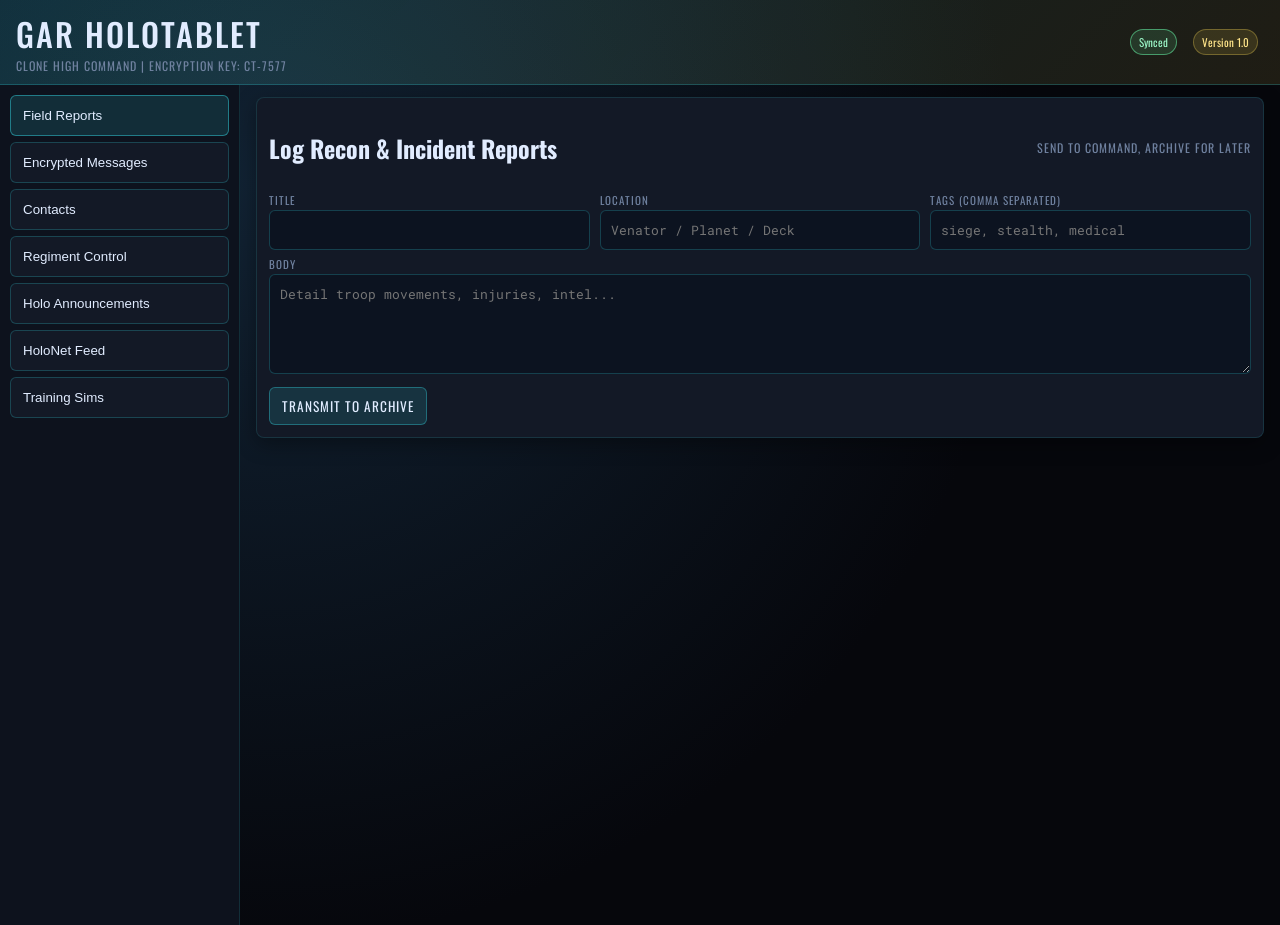
<file: lua/starwars_tablet/ui/index.html>
<!doctype html>
<html>
<head>
    <meta charset="utf-8">
    <title>GAR Holotablet</title>
    <style>
        @import url('https://fonts.googleapis.com/css2?family=Oswald:wght@300;400;500&family=Roboto+Mono:wght@300;400&display=swap');
        :root {
            --bg: #0a0d12;
            --panel: #131926;
            --accent: #3af2ff;
            --accent2: #ffdd57;
            --danger: #ff6b6b;
            --success: #6bffae;
            --muted: #7082a0;
        }
        * { box-sizing: border-box; }
        body {
            margin: 0;
            background: radial-gradient(circle at 20% 20%, #112233, #06070c 60%);
            font-family: 'Oswald', sans-serif;
            color: #e1ecff;
            overflow: hidden;
        }
        header {
            padding: 10px 16px;
            display: flex;
            align-items: center;
            justify-content: space-between;
            background: linear-gradient(135deg, rgba(58, 242, 255, 0.12), rgba(255, 221, 87, 0.1));
            border-bottom: 1px solid rgba(58, 242, 255, 0.2);
        }
        h1 {
            margin: 0;
            font-weight: 500;
            letter-spacing: 2px;
            text-transform: uppercase;
        }
        .subtext { color: var(--muted); font-size: 12px; text-transform: uppercase; letter-spacing: 1px; }
        .grid { display: grid; grid-template-columns: 240px 1fr; height: calc(100vh - 60px); }
        nav { background: #0d121d; border-right: 1px solid rgba(58, 242, 255, 0.12); padding: 10px; overflow-y: auto; }
        nav button {
            width: 100%;
            margin-bottom: 6px;
            padding: 12px;
            background: var(--panel);
            color: #e1ecff;
            border: 1px solid rgba(58, 242, 255, 0.2);
            border-radius: 6px;
            text-align: left;
            cursor: pointer;
            transition: all 0.15s ease;
        }
        nav button.active, nav button:hover { background: rgba(58, 242, 255, 0.12); border-color: rgba(58, 242, 255, 0.4); }
        main { padding: 12px 16px; overflow-y: auto; }
        .card {
            background: var(--panel);
            border: 1px solid rgba(58, 242, 255, 0.12);
            border-radius: 8px;
            padding: 12px;
            margin-bottom: 12px;
            box-shadow: 0 6px 20px rgba(0,0,0,0.35);
        }
        .row { display: grid; grid-template-columns: repeat(auto-fit, minmax(240px, 1fr)); gap: 10px; }
        label { text-transform: uppercase; font-size: 11px; color: var(--muted); letter-spacing: 1px; }
        input, textarea, select {
            width: 100%;
            background: #0c1320;
            border: 1px solid rgba(58, 242, 255, 0.2);
            color: #e1ecff;
            padding: 10px;
            border-radius: 6px;
            font-family: 'Roboto Mono', monospace;
        }
        textarea { min-height: 100px; resize: vertical; }
        .pill { display: inline-block; padding: 4px 8px; border-radius: 999px; font-size: 11px; margin-right: 6px; }
        .pill.green { background: rgba(107, 255, 174, 0.12); color: #9bf5c6; border: 1px solid rgba(107, 255, 174, 0.5); }
        .pill.red { background: rgba(255, 107, 107, 0.12); color: #f5a2a2; border: 1px solid rgba(255, 107, 107, 0.4); }
        .timeline { border-left: 2px dashed rgba(58, 242, 255, 0.35); padding-left: 12px; }
        .timeline .card { margin-left: 6px; }
        .topline { display: flex; justify-content: space-between; align-items: center; }
        .holofeed { display: grid; grid-template-columns: repeat(auto-fit, minmax(280px, 1fr)); gap: 10px; }
        .minigames { display: grid; grid-template-columns: repeat(auto-fit, minmax(300px, 1fr)); gap: 10px; }
        .progress { width: 100%; background: #0b101a; height: 12px; border-radius: 999px; overflow: hidden; border: 1px solid rgba(58, 242, 255, 0.25); }
        .progress span { display: block; height: 100%; background: linear-gradient(90deg, var(--accent), var(--accent2)); }
        .button-row { display: flex; gap: 8px; }
        .btn {
            padding: 8px 12px;
            border-radius: 6px;
            border: 1px solid rgba(58, 242, 255, 0.3);
            background: rgba(58, 242, 255, 0.12);
            color: #e1ecff;
            cursor: pointer;
            font-family: 'Oswald', sans-serif;
            letter-spacing: 1px;
            text-transform: uppercase;
        }
        .btn.secondary { background: rgba(255, 221, 87, 0.12); border-color: rgba(255, 221, 87, 0.4); color: #ffe58a; }
        .btn.danger { background: rgba(255, 107, 107, 0.12); border-color: rgba(255, 107, 107, 0.4); color: #ffc1c1; }
        .status-bar { display: flex; gap: 10px; align-items: center; }
    </style>
</head>
<body>
<header>
    <div>
        <h1>GAR Holotablet</h1>
        <div class="subtext">Clone High Command | Encryption Key: CT-7577</div>
    </div>
    <div class="status-bar">
        <div class="pill green" id="syncState">Synced</div>
        <div class="pill" style="background: rgba(255,221,87,0.12); border:1px solid rgba(255,221,87,0.3); color:#ffe58a;">Version 1.0</div>
    </div>
</header>
<div class="grid">
    <nav id="nav"></nav>
    <main id="content"></main>
</div>
<script>
const tabs = [
    { id: 'reports', label: 'Field Reports' },
    { id: 'messages', label: 'Encrypted Messages' },
    { id: 'contacts', label: 'Contacts' },
    { id: 'regiments', label: 'Regiment Control' },
    { id: 'announcements', label: 'Holo Announcements' },
    { id: 'holofeed', label: 'HoloNet Feed' },
    { id: 'minigames', label: 'Training Sims' },
];

let state = {};
let activeTab = 'reports';

function post(action, payload) {
    if (window.tablet && window.tablet.send) {
        window.tablet.send(action, JSON.stringify(payload || {}));
        document.getElementById('syncState').textContent = 'Dispatching';
    }
}

function applyData(data) {
    state = data;
    document.getElementById('syncState').textContent = 'Synced';
    render();
}

function renderNav() {
    const nav = document.getElementById('nav');
    nav.innerHTML = '';
    tabs.forEach(tab => {
        const btn = document.createElement('button');
        btn.textContent = tab.label;
        if (tab.id === activeTab) btn.classList.add('active');
        btn.onclick = () => { activeTab = tab.id; render(); };
        nav.appendChild(btn);
    });
}

function renderContent() {
    const pane = document.getElementById('content');
    pane.innerHTML = '';
    if (activeTab === 'reports') return pane.appendChild(renderReports());
    if (activeTab === 'messages') return pane.appendChild(renderMessages());
    if (activeTab === 'contacts') return pane.appendChild(renderContacts());
    if (activeTab === 'regiments') return pane.appendChild(renderRegiments());
    if (activeTab === 'announcements') return pane.appendChild(renderAnnouncements());
    if (activeTab === 'holofeed') return pane.appendChild(renderHolofeed());
    if (activeTab === 'minigames') return pane.appendChild(renderMinigames());
}

function renderReports() {
    const wrap = document.createElement('div');
    const form = document.createElement('div');
    form.className = 'card';
    form.innerHTML = `
        <div class="topline"><h2>Log Recon & Incident Reports</h2><span class="subtext">Send to command, archive for later</span></div>
        <div class="row">
            <div><label>Title</label><input id="r-title"></div>
            <div><label>Location</label><input id="r-location" placeholder="Venator / Planet / Deck" /></div>
            <div><label>Tags (comma separated)</label><input id="r-tags" placeholder="siege, stealth, medical" /></div>
        </div>
        <label>Body</label>
        <textarea id="r-body" placeholder="Detail troop movements, injuries, intel..." ></textarea>
        <div class="button-row" style="margin-top:8px;">
            <button class="btn" id="r-submit">Transmit to Archive</button>
        </div>
    `;
    form.querySelector('#r-submit').onclick = () => {
        post('report', {
            title: form.querySelector('#r-title').value,
            location: form.querySelector('#r-location').value,
            tags: form.querySelector('#r-tags').value.split(',').map(t=>t.trim()).filter(Boolean),
            body: form.querySelector('#r-body').value
        });
    };
    wrap.appendChild(form);

    const timeline = document.createElement('div');
    timeline.className = 'timeline';
    (state.reports || []).forEach(rep => {
        const card = document.createElement('div');
        card.className = 'card';
        card.innerHTML = `
            <div class="topline"><strong>${rep.title}</strong><span class="subtext">${new Date(rep.timestamp*1000).toLocaleString()}</span></div>
            <div class="subtext">${rep.location} | Author: ${rep.author}</div>
            <div style="margin:8px 0;">${rep.body}</div>
            <div>${(rep.tags||[]).map(t=>`<span class="pill">${t}</span>`).join('')}</div>
        `;
        timeline.appendChild(card);
    });
    wrap.appendChild(timeline);
    return wrap;
}

function renderMessages() {
    const wrap = document.createElement('div');
    const form = document.createElement('div');
    form.className = 'card';
    form.innerHTML = `
        <div class="topline"><h2>Encrypted Burst</h2><span class="subtext">Route through secure Holonet</span></div>
        <div class="row">
            <div><label>To (ID or Call-sign)</label><input id="m-to"></div>
            <div><label>Channel</label><input id="m-channel" value="Encrypted"></div>
        </div>
        <label>Payload</label><textarea id="m-body" placeholder="Short-burst message"></textarea>
        <div class="button-row"><button class="btn" id="m-send">Send</button></div>
    `;
    form.querySelector('#m-send').onclick = () => {
        post('message', {
            to: form.querySelector('#m-to').value,
            channel: form.querySelector('#m-channel').value,
            body: form.querySelector('#m-body').value
        });
    };
    wrap.appendChild(form);

    (state.messages || []).forEach(msg => {
        const card = document.createElement('div');
        card.className = 'card';
        card.innerHTML = `
            <div class="topline"><strong>${msg.channel}</strong><span class="subtext">${new Date(msg.timestamp*1000).toLocaleTimeString()}</span></div>
            <div class="subtext">From ${msg.from} → ${msg.to}</div>
            <div style="margin-top:6px;">${msg.body}</div>
        `;
        wrap.appendChild(card);
    });
    return wrap;
}

function renderContacts() {
    const wrap = document.createElement('div');
    const form = document.createElement('div');
    form.className = 'card';
    form.innerHTML = `
        <div class="topline"><h2>Field Directory</h2><span class="subtext">Quick dial & frequency locks</span></div>
        <div class="row">
            <div><label>Name</label><input id="c-name"></div>
            <div><label>Regiment</label><input id="c-reg"></div>
            <div><label>Frequency</label><input id="c-freq" placeholder="321.00" /></div>
        </div>
        <label>Notes</label><textarea id="c-notes" placeholder="Equipment, specialties, quirks"></textarea>
        <div class="button-row"><button class="btn" id="c-add">Save Contact</button></div>
    `;
    form.querySelector('#c-add').onclick = () => {
        post('contact', {
            name: form.querySelector('#c-name').value,
            regiment: form.querySelector('#c-reg').value,
            frequency: form.querySelector('#c-freq').value,
            notes: form.querySelector('#c-notes').value
        });
    };
    wrap.appendChild(form);

    const list = document.createElement('div');
    const userContacts = Object.values(state.contacts || {}).flat();
    userContacts.forEach(ct => {
        const card = document.createElement('div');
        card.className = 'card';
        card.innerHTML = `
            <div class="topline"><strong>${ct.name}</strong><span class="subtext">${ct.regiment}</span></div>
            <div class="subtext">Freq: ${ct.frequency}</div>
            <div style="margin-top:6px;">${ct.notes}</div>
        `;
        list.appendChild(card);
    });
    wrap.appendChild(list);
    return wrap;
}

function renderRegiments() {
    const wrap = document.createElement('div');
    const form = document.createElement('div');
    form.className = 'card';
    form.innerHTML = `
        <div class="topline"><h2>Regiment Dashboard</h2><span class="subtext">Roster, alert level, supply routing</span></div>
        <div class="row">
            <div><label>Name</label><input id="g-name"></div>
            <div><label>Lead</label><input id="g-lead"></div>
            <div><label>Color</label><input id="g-color" value="#3d8be3"></div>
            <div><label>Alert</label>
                <select id="g-alert">
                    <option>green</option>
                    <option>yellow</option>
                    <option>red</option>
                </select>
            </div>
        </div>
        <label>Duties (comma separated)</label><input id="g-duties" placeholder="boarding, recon, medical">
        <label>Roster (comma separated)</label><input id="g-roster" placeholder="CT-5597, CT-8001">
        <label>Comms Channels (comma separated)</label><input id="g-channels" placeholder="Command, Logistics">
        <div class="button-row" style="margin-top:8px;"><button class="btn" id="g-save">Save Regiment</button></div>
    `;
    form.querySelector('#g-save').onclick = () => {
        post('regiment', {
            name: form.querySelector('#g-name').value,
            lead: form.querySelector('#g-lead').value,
            color: form.querySelector('#g-color').value,
            alert: form.querySelector('#g-alert').value,
            duties: form.querySelector('#g-duties').value.split(',').map(x=>x.trim()).filter(Boolean),
            roster: form.querySelector('#g-roster').value.split(',').map(x=>x.trim()).filter(Boolean),
            channels: form.querySelector('#g-channels').value.split(',').map(x=>x.trim()).filter(Boolean),
        });
    };
    wrap.appendChild(form);

    const entries = Object.values(state.regiments || {});
    entries.forEach(reg => {
        const card = document.createElement('div');
        card.className = 'card';
        card.style.borderColor = reg.color || '#3af2ff';
        card.innerHTML = `
            <div class="topline"><strong>${reg.name}</strong><span class="pill ${reg.alert==='red'?'red':'green'}">${reg.alert}</span></div>
            <div class="subtext">Lead: ${reg.lead} | Channels: ${(reg.channels||[]).join(', ')}</div>
            <div style="margin-top:6px;">Duties: ${(reg.duties||[]).join(', ')}</div>
            <div class="progress" style="margin-top:8px;"><span style="width:${Math.min(100, (reg.roster||[]).length * 10)}%"></span></div>
            <div class="subtext" style="margin-top:6px;">Roster: ${(reg.roster||[]).join(', ')}</div>
        `;
        wrap.appendChild(card);
    });
    return wrap;
}

function renderAnnouncements() {
    const wrap = document.createElement('div');
    const form = document.createElement('div');
    form.className = 'card';
    form.innerHTML = `
        <div class="topline"><h2>Shipwide Announcement</h2><span class="subtext">Broadcast to all troopers</span></div>
        <label>Priority</label>
        <select id="a-priority">
            <option value="standard">Standard</option>
            <option value="high">High</option>
            <option value="critical">Critical</option>
        </select>
        <label>Duration (seconds)</label><input id="a-duration" type="number" value="600">
        <label>Message</label><textarea id="a-body" placeholder="All hands to battle stations..." ></textarea>
        <div class="button-row"><button class="btn secondary" id="a-send">Broadcast</button></div>
    `;
    form.querySelector('#a-send').onclick = () => {
        post('announcement', {
            priority: form.querySelector('#a-priority').value,
            duration: form.querySelector('#a-duration').value,
            body: form.querySelector('#a-body').value
        });
    };
    wrap.appendChild(form);

    (state.announcements || []).forEach(a => {
        const card = document.createElement('div');
        card.className = 'card';
        card.innerHTML = `
            <div class="topline"><strong>${a.priority.toUpperCase()}</strong><span class="subtext">${new Date(a.timestamp*1000).toLocaleString()}</span></div>
            <div class="subtext">Author: ${a.author}</div>
            <div style="margin-top:6px;">${a.body}</div>
        `;
        wrap.appendChild(card);
    });
    return wrap;
}

function renderHolofeed() {
    const wrap = document.createElement('div');
    const form = document.createElement('div');
    form.className = 'card';
    form.innerHTML = `
        <div class="topline"><h2>Holonet Burst (Space Twitter)</h2><span class="subtext">Keep morale up, share intel</span></div>
        <div class="row">
            <div><label>Handle</label><input id="h-handle" value="@ct" /></div>
            <div><label>Hashtags</label><input id="h-tags" placeholder="#Order66, #Victory" /></div>
        </div>
        <label>Status</label><textarea id="h-body" placeholder="Boast, report, meme"></textarea>
        <div class="button-row"><button class="btn" id="h-send">Post to HoloNet</button></div>
    `;
    form.querySelector('#h-send').onclick = () => {
        post('holofeed', {
            handle: form.querySelector('#h-handle').value,
            hashtags: form.querySelector('#h-tags').value.split(/[,#]/).map(x=>x.trim()).filter(Boolean),
            body: form.querySelector('#h-body').value,
            likes: Math.floor(Math.random()*200)
        });
    };
    wrap.appendChild(form);

    const grid = document.createElement('div');
    grid.className = 'holofeed';
    (state.holofeed || []).forEach(entry => {
        const card = document.createElement('div');
        card.className = 'card';
        card.innerHTML = `
            <div class="topline"><strong>${entry.handle}</strong><span class="subtext">${new Date(entry.timestamp*1000).toLocaleTimeString()}</span></div>
            <div style="margin:6px 0;">${entry.body}</div>
            <div class="subtext">Likes: ${entry.likes} ${(entry.hashtags||[]).map(h=>`#${h}`).join(' ')}</div>
        `;
        grid.appendChild(card);
    });
    wrap.appendChild(grid);
    return wrap;
}

function renderMinigames() {
    const wrap = document.createElement('div');
    const grid = document.createElement('div');
    grid.className = 'minigames';

    // Hyperdrive tuning: slider must hit target band
    const hyper = document.createElement('div');
    hyper.className = 'card';
    hyper.innerHTML = `
        <div class="topline"><h2>Hyperdrive Tuning</h2><span class="subtext">Stop the jitter inside the green band</span></div>
        <div id="hd-meter" style="height:12px;background:#0b101a;border:1px solid rgba(58,242,255,0.25);border-radius:999px;position:relative;">
            <div id="hd-target" style="position:absolute;left:40%;width:20%;height:100%;background:rgba(107,255,174,0.3);"></div>
            <div id="hd-pointer" style="position:absolute;left:0;height:100%;width:6px;background:var(--accent);"></div>
        </div>
        <div class="button-row" style="margin-top:8px;"><button class="btn" id="hd-start">Start Pulse</button></div>
        <div class="subtext" id="hd-readout">Awaiting calibration</div>
    `;
    let hdInterval;
    hyper.querySelector('#hd-start').onclick = () => {
        const pointer = hyper.querySelector('#hd-pointer');
        const target = hyper.querySelector('#hd-target');
        let pos = 0;
        clearInterval(hdInterval);
        hdInterval = setInterval(()=>{
            pos = (pos + Math.random()*12) % 100;
            pointer.style.left = pos + '%';
        }, 120);
        setTimeout(()=>{
            clearInterval(hdInterval);
            const bandStart = parseFloat(target.style.left);
            const bandEnd = bandStart + parseFloat(target.style.width);
            const success = pos >= bandStart && pos <= bandEnd;
            hyper.querySelector('#hd-readout').textContent = success ? 'Lock achieved!' : 'Misjump risk — try again';
            post('minigame', { name: 'hyperdrive', score: success ? 100 : 10 });
        }, 2000);
    };
    grid.appendChild(hyper);

    // Sabacc memory pairs
    const sabacc = document.createElement('div');
    sabacc.className = 'card';
    sabacc.innerHTML = `
        <div class="topline"><h2>Holo-Sabacc Memory</h2><span class="subtext">Match clone insignias fast</span></div>
        <div id="sab-grid" style="display:grid;grid-template-columns:repeat(4,1fr);gap:6px;"></div>
        <div class="button-row" style="margin-top:8px;"><button class="btn" id="sab-start">Shuffle</button></div>
        <div class="subtext" id="sab-readout">Deck cold</div>
    `;
    const symbols = ['⚔️','🚀','🛰️','🛡️','🌌','🎯','🦾','🧭'];
    let revealed = [];
    let matched = 0;

    function drawCards() {
        const board = sabacc.querySelector('#sab-grid');
        board.innerHTML = '';
        const doubled = [...symbols, ...symbols].sort(()=>Math.random()-0.5);
        doubled.forEach(sym => {
            const cell = document.createElement('button');
            cell.className = 'btn';
            cell.style.height = '60px';
            cell.textContent = '❔';
            cell.dataset.sym = sym;
            cell.onclick = () => flip(cell);
            board.appendChild(cell);
        });
    }

    function flip(cell) {
        if (cell.disabled || revealed.length === 2) return;
        cell.textContent = cell.dataset.sym;
        cell.disabled = true;
        revealed.push(cell);
        if (revealed.length === 2) {
            setTimeout(()=>{
                const [a,b] = revealed;
                if (a.dataset.sym === b.dataset.sym) {
                    matched += 1;
                    sabacc.querySelector('#sab-readout').textContent = `Pairs locked: ${matched}`;
                    if (matched === symbols.length) {
                        sabacc.querySelector('#sab-readout').textContent = 'Deck cleared!';
                        post('minigame', { name: 'sabacc', score: 200 });
                    }
                } else {
                    a.textContent = '❔'; a.disabled = false;
                    b.textContent = '❔'; b.disabled = false;
                }
                revealed = [];
            }, 350);
        }
    }

    sabacc.querySelector('#sab-start').onclick = () => {
        matched = 0; revealed = [];
        sabacc.querySelector('#sab-readout').textContent = 'New deck';
        drawCards();
    };
    drawCards();
    grid.appendChild(sabacc);

    wrap.appendChild(grid);
    return wrap;
}

function render() {
    renderNav();
    renderContent();
}

window.applyData = applyData;
window.addEventListener('DOMContentLoaded', () => {
    render();
    if (window.tablet && window.tablet.ready) window.tablet.ready();
});
</script>
</body>
</html>
</file>
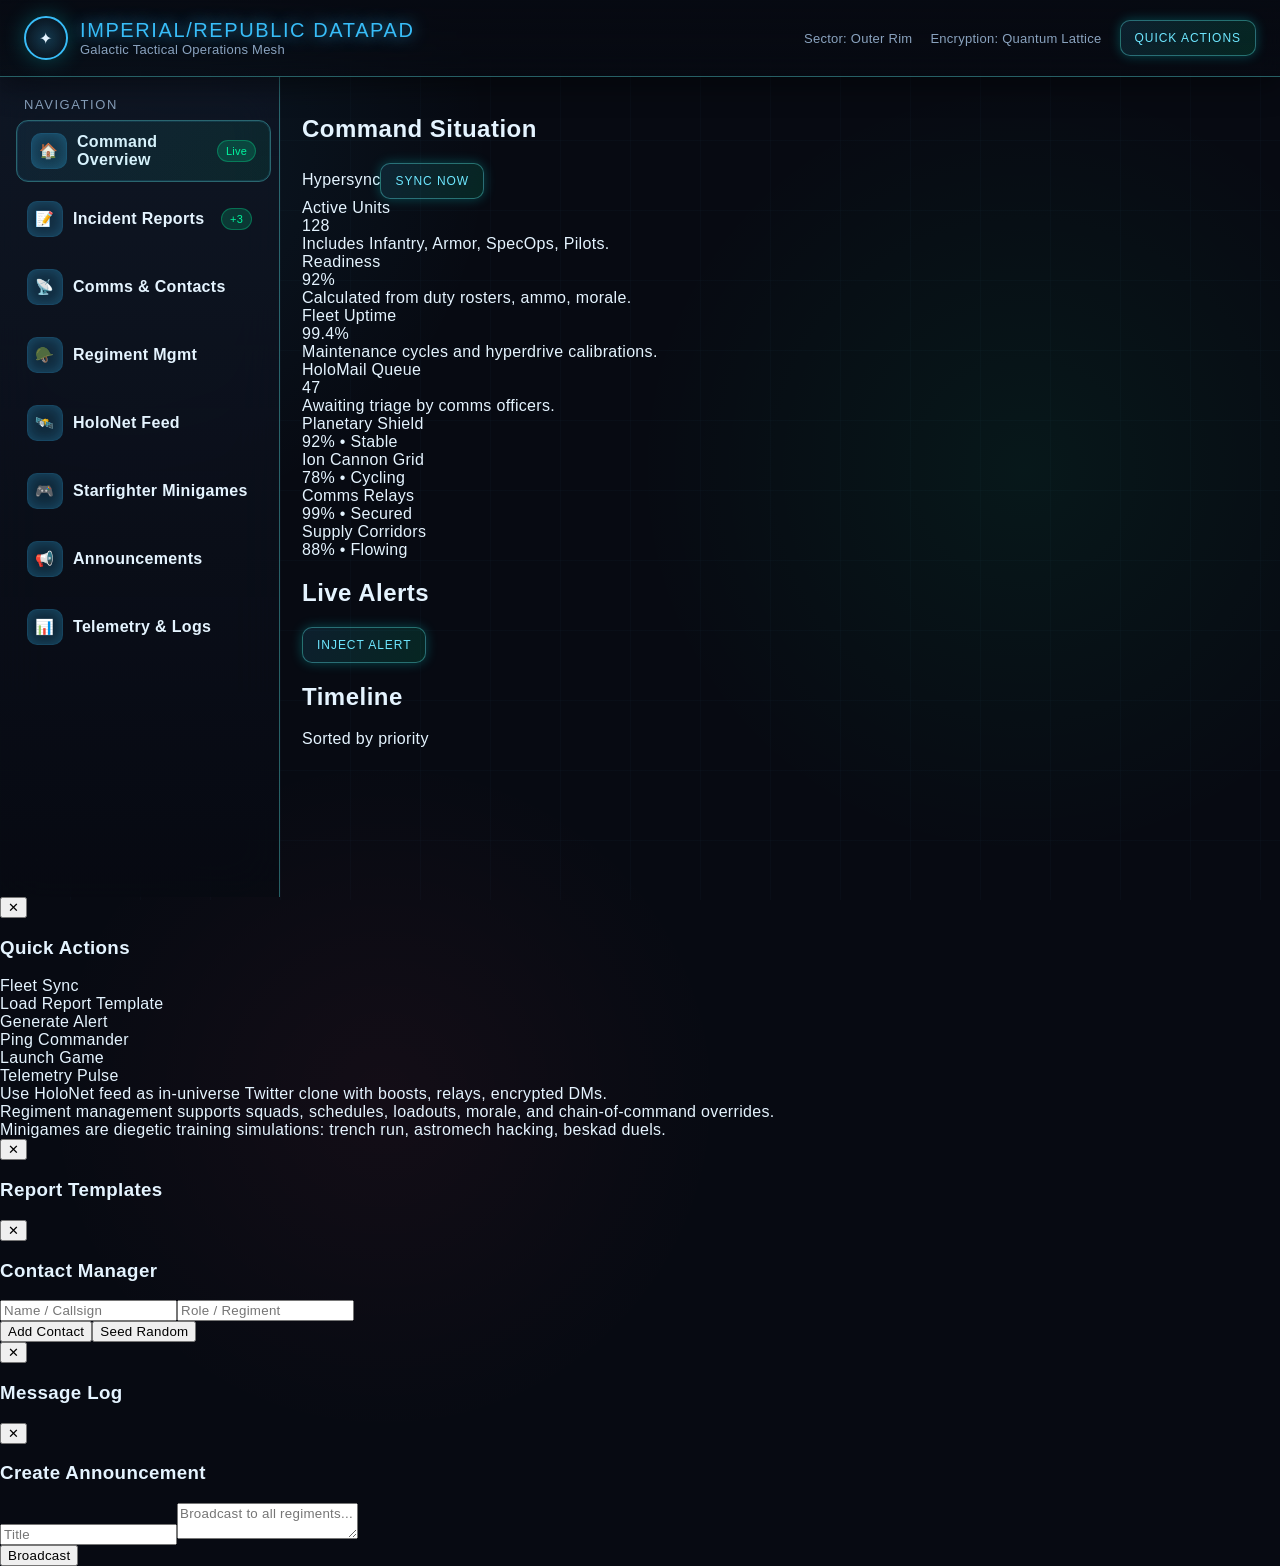
<file: tablet.html>
<!DOCTYPE html>
<html lang="en">
<head>
<meta charset="UTF-8">
<meta name="viewport" content="width=device-width, initial-scale=1.0">
<title>Star Wars Tactical Datapad</title>
<style>

/* condensed CSS (see earlier) */
:root { --bg:#070a12; --panel:#0f1624; --accent:#38bdf8; --accent-2:#00f6ff; --accent-3:#6ee7ff; --danger:#ff4d6d; --success:#00f59d; --warning:#ffcc00; --text:#e5f4ff; --muted:#8aa3bf; --holo-border:rgba(99,255,255,0.35); --grid:rgba(56,189,248,0.06); --card:rgba(15,22,36,0.7); --card-strong:rgba(15,22,36,0.9); --glass:rgba(255,255,255,0.03); --blur:blur(24px); --font:'Orbitron','Rajdhani','Segoe UI',sans-serif; }
*{box-sizing:border-box;font-family:var(--font);letter-spacing:0.02em;}
body{margin:0;min-height:100vh;background:radial-gradient(circle at 10% 10%,rgba(56,189,248,0.08),transparent 20%),radial-gradient(circle at 80% 30%,rgba(0,245,157,0.06),transparent 26%),radial-gradient(circle at 30% 70%,rgba(255,77,109,0.05),transparent 24%),var(--bg);color:var(--text);overflow-x:hidden;}
.matrix-grid{position:fixed;inset:0;background-image:linear-gradient(var(--grid) 1px,transparent 1px),linear-gradient(90deg,var(--grid) 1px,transparent 1px);background-size:70px 70px;pointer-events:none;mix-blend-mode:screen;opacity:0.35;animation:drift 40s linear infinite;z-index:0;}
@keyframes drift{0%{transform:translate3d(0,0,0);}50%{transform:translate3d(10px,-12px,0);}100%{transform:translate3d(0,0,0);}}
header{position:sticky;top:0;z-index:10;padding:16px 24px;background:linear-gradient(180deg,rgba(7,10,18,0.9) 0%,rgba(7,10,18,0.5) 100%);backdrop-filter:blur(12px);display:flex;align-items:center;justify-content:space-between;border-bottom:1px solid var(--holo-border);box-shadow:0 8px 30px rgba(0,0,0,0.45);} 
.brand{display:flex;align-items:center;gap:12px;} .brand-icon{width:44px;height:44px;border-radius:50%;border:2px solid var(--accent);background:radial-gradient(circle,rgba(56,189,248,0.25),rgba(7,10,18,0.9));display:grid;place-items:center;box-shadow:0 0 22px rgba(0,255,255,0.25);} 
.brand-title{font-size:20px;text-transform:uppercase;color:var(--accent);text-shadow:0 0 16px rgba(56,189,248,0.8);letter-spacing:0.08em;}
.meta{display:flex;gap:18px;align-items:center;color:var(--muted);font-size:13px;}
.holo-button{padding:10px 14px;border:1px solid var(--holo-border);color:var(--accent-3);background:linear-gradient(120deg,rgba(56,189,248,0.12),rgba(0,245,157,0.12));border-radius:10px;text-transform:uppercase;font-size:12px;letter-spacing:0.08em;cursor:pointer;box-shadow:0 0 12px rgba(0,255,255,0.25);transition:0.2s ease;}
.holo-button:hover{box-shadow:0 0 18px rgba(0,245,157,0.35);transform:translateY(-2px);border-color:var(--accent-3);} 
.layout{display:grid;grid-template-columns:280px 1fr;min-height:calc(100vh - 80px);position:relative;z-index:1;} 
nav{border-right:1px solid var(--holo-border);background:linear-gradient(180deg,rgba(15,22,36,0.9),rgba(7,10,18,0.8));padding:20px 12px;backdrop-filter:var(--blur);} 
.nav-section{margin-bottom:18px;} .nav-title{font-size:13px;text-transform:uppercase;color:var(--muted);padding:0 12px;letter-spacing:0.12em;margin-bottom:8px;} 
.nav-item{display:flex;align-items:center;gap:10px;padding:12px 14px;margin-bottom:6px;border-radius:12px;color:var(--text);cursor:pointer;transition:0.2s ease;border:1px solid transparent;background:transparent;position:relative;overflow:hidden;} 
.nav-item::after{content:'';position:absolute;inset:0;background:linear-gradient(120deg,rgba(56,189,248,0.08),rgba(0,245,157,0.08));opacity:0;transition:0.25s ease;pointer-events:none;} 
.nav-item.active,.nav-item:hover{border-color:var(--holo-border);box-shadow:inset 0 0 0 1px rgba(56,189,248,0.12);transform:translateX(4px);} 
.nav-item.active::after,.nav-item:hover::after{opacity:1;} 
.nav-icon{width:36px;height:36px;border-radius:10px;background:rgba(56,189,248,0.15);display:grid;place-items:center;border:1px solid rgba(56,189,248,0.2);box-shadow:0 0 14px rgba(56,189,248,0.25) inset;font-size:15px;} 
.nav-label{flex:1;font-weight:600;} .nav-pill{padding:4px 8px;border-radius:999px;font-size:11px;background:rgba(0,245,157,0.16);color:var(--success);border:1px solid rgba(0,245,157,0.3);} 
.workspace{padding:18px 22px 32px 22px;position:relative;overflow:hidden;}
/* ...many more styles continue below ... */

</style>
</head>
<body>
<div class="matrix-grid"></div>
<div class="floating-orbs"><div class="orb" style="left:10%;top:18%;"></div><div class="orb" style="top:60%;"></div><div class="orb" style="top:30%;"></div></div>
<header><div class="brand"><div class="brand-icon">✦</div><div><div class="brand-title">Imperial/Republic Datapad</div><div class="meta">Galactic Tactical Operations Mesh</div></div></div><div class="meta"><div class="badge">Sector: Outer Rim</div><div class="badge">Encryption: Quantum Lattice</div><button class="holo-button" onclick="openModal('quick-actions')">Quick Actions</button></div></header>

<div class="layout">
  <nav>
    <div class="nav-section">
      <div class="nav-title">Navigation</div>
      <div class="nav-item active" onclick="switchPanel('overview')"><div class="nav-icon">🏠</div><div class="nav-label">Command Overview</div><div class="nav-pill">Live</div></div>
      <div class="nav-item" onclick="switchPanel('reports')"><div class="nav-icon">📝</div><div class="nav-label">Incident Reports</div><div class="nav-pill">+3</div></div>
      <div class="nav-item" onclick="switchPanel('messaging')"><div class="nav-icon">📡</div><div class="nav-label">Comms & Contacts</div></div>
      <div class="nav-item" onclick="switchPanel('regiments')"><div class="nav-icon">🪖</div><div class="nav-label">Regiment Mgmt</div></div>
      <div class="nav-item" onclick="switchPanel('holonet')"><div class="nav-icon">🛰️</div><div class="nav-label">HoloNet Feed</div></div>
      <div class="nav-item" onclick="switchPanel('minigames')"><div class="nav-icon">🎮</div><div class="nav-label">Starfighter Minigames</div></div>
      <div class="nav-item" onclick="switchPanel('announcements')"><div class="nav-icon">📢</div><div class="nav-label">Announcements</div></div>
      <div class="nav-item" onclick="switchPanel('analytics')"><div class="nav-icon">📊</div><div class="nav-label">Telemetry & Logs</div></div>
    </div>
  </nav>
  <main class="workspace">
    <section class="panel" id="overview-panel">
      <div class="holo-card">
        <div class="pulse"></div>
        <div class="title-row"><h2>Command Situation</h2><div class="flex"><span class="badge">Hypersync</span><button class="holo-button" onclick="simulateSync()">Sync Now</button></div></div>
        <div class="card-grid">
          <div class="stat"><div class="stat-label">Active Units</div><div class="stat-value" id="active-units">128</div><div class="muted">Includes Infantry, Armor, SpecOps, Pilots.</div></div>
          <div class="stat"><div class="stat-label">Readiness</div><div class="stat-value" id="readiness">92%</div><div class="muted">Calculated from duty rosters, ammo, morale.</div></div>
          <div class="stat"><div class="stat-label">Fleet Uptime</div><div class="stat-value" id="uptime">99.4%</div><div class="muted">Maintenance cycles and hyperdrive calibrations.</div></div>
          <div class="stat"><div class="stat-label">HoloMail Queue</div><div class="stat-value" id="mail">47</div><div class="muted">Awaiting triage by comms officers.</div></div>
        </div>
        <div class="systems">
          <div class="system"><div class="system-label">Planetary Shield</div><div class="system-value">92% • Stable</div><div class="progress"><div class="progress-bar" style="width:92%"></div></div></div>
          <div class="system"><div class="system-label">Ion Cannon Grid</div><div class="system-value">78% • Cycling</div><div class="progress"><div class="progress-bar" style="width:78%"></div></div></div>
          <div class="system"><div class="system-label">Comms Relays</div><div class="system-value">99% • Secured</div><div class="progress"><div class="progress-bar" style="width:99%"></div></div></div>
          <div class="system"><div class="system-label">Supply Corridors</div><div class="system-value">88% • Flowing</div><div class="progress"><div class="progress-bar" style="width:88%"></div></div></div>
        </div>
      </div>
      <div class="card-grid">
        <div class="holo-card">
          <div class="title-row"><h2>Live Alerts</h2><button class="holo-button" onclick="generateAlert()">Inject Alert</button></div>
          <div class="logs" id="alert-log"></div>
        </div>
        <div class="holo-card">
          <div class="title-row"><h2>Timeline</h2><span class="muted">Sorted by priority</span></div>
          <div class="timeline" id="timeline"></div>
        </div>
      </div>
    </section>
    <section class="panel" id="reports-panel" style="display:none;">
      <div class="holo-card">
        <div class="title-row"><h2>File an Incident Report</h2><div class="flex"><span class="badge">Encrypted</span><button class="holo-button" onclick="saveReport()">Save Draft</button></div></div>
        <div class="two-col">
          <div><label class="muted">Incident Title</label><input class="input" id="report-title" placeholder="e.g. Skirmish at Docking Bay 94"></div>
          <div><label class="muted">Regiment</label><select id="report-regiment" class="input"></select></div>
          <div><label class="muted">Location</label><input class="input" id="report-location" placeholder="Mos Eisley, Tatooine"></div>
          <div><label class="muted">Severity</label><select id="report-severity" class="input"><option>Low</option><option>Medium</option><option>High</option><option>Critical</option></select></div>
        </div>
        <div class="divider"></div>
        <label class="muted">Summary</label>
        <textarea id="report-summary" placeholder="Detail troop movements, casualties, objectives..."></textarea>
        <div class="divider"></div>
        <div class="two-col">
          <div><label class="muted">Attachments (fictional)</label><input class="input" placeholder="Link to helmet cam, probe droid feed..."></div>
          <div><label class="muted">Notify</label><input class="input" placeholder="Tag officers to notify upon submission"></div>
        </div>
        <div class="toolbar">
          <button onclick="submitReport()">Submit to High Command</button>
          <button onclick="openModal('templates')">Load Template</button>
          <button onclick="injectReportLore()">Auto-fill Narrative</button>
        </div>
      </div>
      <div class="holo-card">
        <div class="title-row"><h2>Report Archive</h2><span class="muted">Searchable, filterable, exportable</span></div>
        <div class="two-col">
          <input class="input" id="report-search" placeholder="Search by title, author, regiment..." oninput="filterReports()">
          <select class="input" id="report-filter" onchange="filterReports()"><option value="all">All Severities</option><option value="Low">Low</option><option value="Medium">Medium</option><option value="High">High</option><option value="Critical">Critical</option></select>
        </div>
        <div class="divider"></div>
        <div class="list" id="report-list"></div>
      </div>
    </section>


    <section class="panel" id="messaging-panel" style="display:none;">
      <div class="holo-card">
        <div class="title-row"><h2>Encrypted Messaging</h2><div class="flex"><span class="badge">Quantum Salted</span><button class="holo-button" onclick="simulateMessage()">Inject Message</button></div></div>
        <div class="two-col">
          <div><label class="muted">Recipient</label><select id="message-recipient" class="input"></select></div>
          <div><label class="muted">Channel</label><select id="message-channel" class="input"><option>Direct</option><option>Squad Broadcast</option><option>Regiment Bulletin</option><option>Fleet Wide</option></select></div>
        </div>
        <label class="muted">Message</label>
        <textarea id="message-body" placeholder="Compose encrypted datapacket..."></textarea>
        <div class="toolbar">
          <button onclick="sendMessage()">Send</button>
          <button onclick="openModal('contacts')">Manage Contacts</button>
          <button onclick="openModal('hololog')">Open Message Log</button>
        </div>
      </div>
      <div class="card-grid">
        <div class="holo-card">
          <div class="title-row"><h2>Contacts</h2><button class="holo-button" onclick="openModal('contacts')">Add Contact</button></div>
          <div class="list" id="contact-list"></div>
        </div>
        <div class="holo-card">
          <div class="title-row"><h2>Live Comms</h2><span class="muted">Quantum entangled channels</span></div>
          <div class="logs" id="message-log"></div>
        </div>
      </div>
    </section>
    <section class="panel" id="regiments-panel" style="display:none;">
      <div class="holo-card">
        <div class="title-row"><h2>Regiment Command</h2><button class="holo-button" onclick="addRegiment()">Create Regiment</button></div>
        <div class="grid-3" id="regiment-grid"></div>
      </div>
      <div class="holo-card">
        <div class="title-row"><h2>Roster</h2><span class="muted">Assign billets, promotions, duties</span></div>
        <table class="table" id="roster-table"><thead><tr><th>Name</th><th>Regiment</th><th>Role</th><th>Status</th><th>Loadout</th></tr></thead><tbody></tbody></table>
      </div>
    </section>
    <section class="panel" id="holonet-panel" style="display:none;">
      <div class="holo-card">
        <div class="title-row"><h2>HoloNet Stream</h2><button class="holo-button" onclick="postHolonet()">Broadcast</button></div>
        <div class="holonet">
          <div><div id="holonet-feed"></div></div>
          <div>
            <div class="announcement"><small>Trending Channel</small><h3>Outer Rim Dispatch</h3><p>Live coverage of the skirmish near the Dune Sea, sandstorms interfering with walker optics. Expect intermittent comms.</p></div>
            <div class="divider"></div>
            <div class="status-grid">
              <div class="status-panel"><div class="status-title">Holonet Status</div><p class="status-value">Operational</p><div class="muted">Quantum relays stable</div></div>
              <div class="status-panel"><div class="status-title">Engagement Ratio</div><p class="status-value">218k</p><div class="muted">Views, boosts, relays</div></div>
              <div class="status-panel"><div class="status-title">Hashtag Density</div><p class="status-value">#LongLiveTheEmpire</p><div class="muted">Holo trending phrase</div></div>
            </div>
          </div>
        </div>
      </div>
    </section>
    <section class="panel" id="minigames-panel" style="display:none;">
      <div class="holo-card">
        <div class="title-row"><h2>Starfighter Minigames</h2><button class="holo-button" onclick="launchMiniGame()">Launch Random</button></div>
        <div class="game-grid" id="game-grid"></div>
      </div>
    </section>
    <section class="panel" id="announcements-panel" style="display:none;">
      <div class="holo-card">
        <div class="title-row"><h2>Announcements</h2><button class="holo-button" onclick="openModal('announce')">Create Announcement</button></div>
        <div class="list" id="announcement-list"></div>
      </div>
    </section>
    <section class="panel" id="analytics-panel" style="display:none;">
      <div class="holo-card">
        <div class="title-row"><h2>Telemetry & Logs</h2><button class="holo-button" onclick="simulateTelemetry()">Simulate Packet</button></div>
        <div class="two-col"><div class="chart"><div class="chart-line"></div><div class="chart-pulse"></div></div><div><div class="mini-log" id="telemetry-log"></div></div></div>
      </div>
    </section>
  </main>
</div>


<div class="modal" id="quick-actions-modal"><div class="modal-content"><button class="modal-close" onclick="closeModal('quick-actions')">✕</button><h3>Quick Actions</h3><div class="holo-keys"><div class="holo-key" onclick="simulateSync()">Fleet Sync</div><div class="holo-key" onclick="openModal('templates')">Load Report Template</div><div class="holo-key" onclick="generateAlert()">Generate Alert</div><div class="holo-key" onclick="simulateMessage()">Ping Commander</div><div class="holo-key" onclick="launchMiniGame()">Launch Game</div><div class="holo-key" onclick="simulateTelemetry()">Telemetry Pulse</div></div><div class="floating-hints"><div class="hint">Use HoloNet feed as in-universe Twitter clone with boosts, relays, encrypted DMs.</div><div class="hint">Regiment management supports squads, schedules, loadouts, morale, and chain-of-command overrides.</div><div class="hint">Minigames are diegetic training simulations: trench run, astromech hacking, beskad duels.</div></div></div></div>
<div class="modal" id="templates-modal"><div class="modal-content"><button class="modal-close" onclick="closeModal('templates')">✕</button><h3>Report Templates</h3><div class="list" id="template-list"></div></div></div>
<div class="modal" id="contacts-modal"><div class="modal-content"><button class="modal-close" onclick="closeModal('contacts')">✕</button><h3>Contact Manager</h3><div class="two-col"><input class="input" id="contact-name" placeholder="Name / Callsign"><input class="input" id="contact-role" placeholder="Role / Regiment"></div><div class="toolbar"><button onclick="addContact()">Add Contact</button><button onclick="seedContacts()">Seed Random</button></div><div class="list" id="contact-modal-list"></div></div></div>
<div class="modal" id="hololog-modal"><div class="modal-content"><button class="modal-close" onclick="closeModal('hololog')">✕</button><h3>Message Log</h3><div class="logs" id="full-message-log"></div></div></div>
<div class="modal" id="announce-modal"><div class="modal-content"><button class="modal-close" onclick="closeModal('announce')">✕</button><h3>Create Announcement</h3><input class="input" id="announce-title" placeholder="Title"><textarea id="announce-body" placeholder="Broadcast to all regiments..."></textarea><div class="toolbar"><button onclick="createAnnouncement()">Broadcast</button></div></div></div>


<script>
const regiments=[{name:'501st Legion',color:'#4dd0ff',doctrine:'Shock Troopers',morale:92,readiness:95},{name:'104th Wolfpack',color:'#b3ffea',doctrine:'Recon & Support',morale:88,readiness:89},{name:'Coruscant Guard',color:'#ff7d9d',doctrine:'Military Police',morale:90,readiness:91},{name:'212th Attack Battalion',color:'#ffd166',doctrine:'Airborne Infantry',morale:86,readiness:87},{name:'First Order SpecOps',color:'#9ae6b4',doctrine:'Covert Ops',morale:93,readiness:94},{name:'Mandalorian Cohort',color:'#fbbf24',doctrine:'Beskad Duelists',morale:95,readiness:90}];
const roster=[{name:'CT-7567 Rex',regiment:'501st Legion',role:'Captain',status:'Active',loadout:'DC-17, Jetpack'},{name:'CC-3636 Wolffe',regiment:'104th Wolfpack',role:'Commander',status:'Active',loadout:'DC-17m'},{name:'Fox',regiment:'Coruscant Guard',role:'Commander',status:'Guard Duty',loadout:'Z-6'},{name:'Waxer',regiment:'212th Attack Battalion',role:'Trooper',status:'Field',loadout:'DC-15A'},{name:'Bo-Katan Kryze',regiment:'Mandalorian Cohort',role:'Alor',status:'Active',loadout:'Dual Westars'},{name:'Arc Trooper Fives',regiment:'501st Legion',role:'ARC',status:'SpecOps',loadout:'DC-17m'},{name:'First Order Agent',regiment:'First Order SpecOps',role:'Operative',status:'Recon',loadout:'SE-44C'},{name:'Echo',regiment:'501st Legion',role:'ARC',status:'Active',loadout:'DC-17m'}];
const reports=[{id:1,title:'Docking Bay 94 Skirmish',regiment:'501st Legion',severity:'High',summary:'Short engagement with smugglers, secured cargo.',author:'CT-7567 Rex',timestamp:'12:04 Coruscant Standard'},{id:2,title:'Checkpoint Riot',regiment:'Coruscant Guard',severity:'Medium',summary:'Civilians unrest contained, no casualties.',author:'Fox',timestamp:'10:44 Coruscant Standard'},{id:3,title:'Dune Sea Patrol',regiment:'212th Attack Battalion',severity:'Low',summary:'Sandstorm interference, recovered sensor array.',author:'Waxer',timestamp:'08:15 Local Tatooine'}];
const messages=[];const contacts=[{name:'Obi-Wan Kenobi',role:'Jedi General',channel:'Direct'},{name:'Ahsoka Tano',role:'Advisor',channel:'Direct'},{name:'Admiral Yularen',role:'Fleet Command',channel:'Fleet Wide'}];
const templates=[{title:'Patrol Debrief',body:'Patrol route, anomalies detected, engagements, intel secured, casualties, ordnance expenditure, recommendations.'},{title:'Forward Operating Base Sitrep',body:'FOB status, supply chain, casualty report, morale, defensive grid, radar/sonar sweeps.'},{title:'Covert Ops After Action',body:'Objective, infiltration method, stealth integrity, data exfil, countermeasures, extraction, notes.'}];
const games=[{title:'Trench Run Simulator',desc:'Navigate Death Star trenches, avoid turbolasers.',progress:56},{title:'Astromech Slice',desc:'Rotate holocylinders to crack security nodes.',progress:72},{title:'Saber Forms',desc:'Practice Form III deflections vs remote droids.',progress:44},{title:'Beskad Duel',desc:'Parry timing trainer for Mandalorian duelists.',progress:33},{title:'Podrace Dash',desc:'Boost through canyon checkpoints.',progress:81},{title:'Interceptor Drill',desc:'TIE/IN evasive maneuvers.',progress:66}];
const holonetFeed=[{author:'Holonet News',content:'Breaking: Imperial supply convoy departs Kuat. Escort wings scrambled.',tags:['#Logistics','#Empire'],time:'2m'},{author:'Clanker Tracker',content:'Separatist droids spotted near abandoned temple ruins on Jedha.',tags:['#Recon','#Alert'],time:'8m'},{author:'Cantina Insider',content:'Rumors of high-stakes sabacc on Nar Shaddaa tonight. Winner takes a Corellian Corvette.',tags:['#Gossip','#Underworld'],time:'12m'}];
const announcements=[{title:'Fleet Briefing 1900',body:'All regimental COs report to bridge. Holotables updated with rebel vectors.',author:'Admiral Yularen',time:'Now'},{title:'Barracks Sanitation',body:'Standard decon sweep. Remove all unauthorized equipment from bunks.',author:'Quartermaster',time:'1h'},{title:'Jedi Liaison',body:'Knight Secura available for consultation on Geonosis fauna behavior.',author:'Council Dispatch',time:'3h'}];
let alertLog=[];let timeline=[{title:'Recon sweep launched',detail:'Probe droids deployed to valley grid 7',time:'02:03'},{title:'Fuel cells secured',detail:'Hangar 12 restocked',time:'01:44'},{title:'Encrypted packet received',detail:'Slicing in progress',time:'01:23'}];
function switchPanel(id){document.querySelectorAll('.panel').forEach(p=>p.style.display='none');document.getElementById(id+'-panel').style.display='block';}
function renderRegiments(){const grid=document.getElementById('regiment-grid');grid.innerHTML='';regiments.forEach(reg=>{const card=document.createElement('div');card.className='game-card';card.style.borderColor=reg.color;card.innerHTML=`<div class="game-title" style="color:${reg.color}">${reg.name}</div><div class="game-meta">${reg.doctrine}</div><div class="progress"><div class="progress-bar" style="width:${reg.readiness}%"></div></div><div class="flex" style="justify-content: space-between;"><span class="pill">Morale ${reg.morale}%</span><span class="pill">Readiness ${reg.readiness}%</span></div>`;grid.appendChild(card);});}
function renderRoster(){const tbody=document.querySelector('#roster-table tbody');tbody.innerHTML='';roster.forEach(s=>{const tr=document.createElement('tr');tr.innerHTML=`<td>${s.name}</td><td>${s.regiment}</td><td>${s.role}</td><td><span class="badge ${s.status==='Active'?'':'badge-warning'}">${s.status}</span></td><td>${s.loadout}</td>`;tbody.appendChild(tr);});}
function renderReports(list=reports){const container=document.getElementById('report-list');container.innerHTML='';list.forEach(r=>{const item=document.createElement('div');item.className='list-item';item.innerHTML=`<div class="avatar">${r.author.split(' ')[0][0]}${r.author.split(' ')[1]?.[0]||''}<div class="shield"></div></div><div style="flex:1;"><div class="flex" style="justify-content: space-between;"><h4 class="subtitle">${r.title}</h4><span class="badge ${r.severity==='Critical'?'badge-danger':''}">${r.severity}</span></div><div class="muted">${r.regiment} • ${r.author}</div><div class="timestamp">${r.timestamp}</div><div class="divider"></div><div>${r.summary}</div></div>`;container.appendChild(item);});}
function renderContacts(){const select=document.getElementById('message-recipient');const list=document.getElementById('contact-list');const modalList=document.getElementById('contact-modal-list');select.innerHTML='';list.innerHTML='';modalList.innerHTML='';contacts.forEach(c=>{const opt=document.createElement('option');opt.textContent=`${c.name} (${c.role})`;select.appendChild(opt);const item=document.createElement('div');item.className='list-item';item.innerHTML=`<div class="avatar">${c.name[0]}</div><div style="flex:1;"><div class="flex" style="justify-content: space-between;"><h4 class="subtitle">${c.name}</h4><span class="pill">${c.channel}</span></div><div class="muted">${c.role}</div></div>`;list.appendChild(item);modalList.appendChild(item.cloneNode(true));});}
function renderTemplates(){const list=document.getElementById('template-list');list.innerHTML='';templates.forEach(t=>{const item=document.createElement('div');item.className='list-item';item.innerHTML=`<div style="flex:1;"><h4 class="subtitle">${t.title}</h4><div class="muted">${t.body}</div></div><button class="holo-button" onclick="loadTemplate('${t.title.replace("'",'')}')">Load</button>`;list.appendChild(item);});}
function renderGames(){const grid=document.getElementById('game-grid');grid.innerHTML='';games.forEach(g=>{const card=document.createElement('div');card.className='game-card';card.innerHTML=`<h4 class="game-title">${g.title}</h4><div class="game-meta">${g.desc}</div><div class="progress"><div class="progress-bar" style="width:${g.progress}%"></div></div><div class="flex" style="justify-content: space-between; margin-top:8px;"><span class="tag">Sim Grade</span><span class="pill">${g.progress}%</span></div>`;grid.appendChild(card);});}
function renderHolonet(){const feed=document.getElementById('holonet-feed');feed.innerHTML='';holonetFeed.forEach(p=>{const post=document.createElement('div');post.className='post';post.innerHTML=`<div class="flex" style="justify-content: space-between;"><h4>${p.author}</h4><span class="timestamp">${p.time}</span></div><div>${p.content}</div><div class="flex" style="margin-top:6px;">${p.tags.map(t=>`<span class="tag">${t}</span>`).join('')}</div><div class="meta-line"><span>Boosts ${Math.floor(Math.random()*400)+20}</span><span>Relays ${Math.floor(Math.random()*300)+10}</span></div>`;feed.appendChild(post);});}
function renderAnnouncements(){const list=document.getElementById('announcement-list');list.innerHTML='';announcements.forEach(a=>{const item=document.createElement('div');item.className='announcement';item.innerHTML=`<small>${a.time}</small><h3>${a.title}</h3><p>${a.body}</p><div class="muted">${a.author}</div>`;list.appendChild(item);});}
function renderTimeline(){const t=document.getElementById('timeline');t.innerHTML='';timeline.forEach(entry=>{const item=document.createElement('div');item.className='timeline-item';item.innerHTML=`<h4 class="subtitle">${entry.title}</h4><div class="muted">${entry.detail}</div><div class="timestamp">${entry.time}</div>`;t.appendChild(item);});}
function renderTelemetry(){const log=document.getElementById('telemetry-log');log.innerHTML=alertLog.slice(-12).map(l=>`[${l.time}] ${l.message}`).join('
');}
function renderMessages(){const log=document.getElementById('message-log');const full=document.getElementById('full-message-log');log.innerHTML=messages.slice(-8).map(m=>`<div class="log-entry">[${m.time}] ${m.from} -> ${m.to}: ${m.body}</div>`).join('');full.innerHTML=messages.map(m=>`<div class="log-entry">[${m.time}] ${m.from} -> ${m.to} (${m.channel}): ${m.body}</div>`).join('');}
function filterReports(){const q=document.getElementById('report-search').value.toLowerCase();const severity=document.getElementById('report-filter').value;if(!q && severity==='all'){renderReports();return;}const filtered=reports.filter(r=>{const match=r.title.toLowerCase().includes(q)||r.author.toLowerCase().includes(q)||r.regiment.toLowerCase().includes(q);const sev=severity==='all'||r.severity===severity;return match&&sev;});renderReports(filtered);} 
function loadTemplate(title){const tpl=templates.find(t=>t.title===title);if(tpl){document.getElementById('report-title').value=tpl.title;document.getElementById('report-summary').value=tpl.body;}}
function openModal(id){document.getElementById(id+'-modal').classList.add('active');}
function closeModal(id){document.getElementById(id+'-modal').classList.remove('active');}
function saveReport(){const report={title:document.getElementById('report-title').value||'Untitled Draft',regiment:document.getElementById('report-regiment').value,severity:document.getElementById('report-severity').value,summary:document.getElementById('report-summary').value||'Pending details',author:'Auto-Draft',timestamp:new Date().toLocaleTimeString()};reports.push(report);renderReports();alert('Draft stored in encrypted cache.');}
function submitReport(){const report={title:document.getElementById('report-title').value||'Untitled',regiment:document.getElementById('report-regiment').value||regiments[0].name,severity:document.getElementById('report-severity').value,summary:document.getElementById('report-summary').value||'No summary',author:'Filed via datapad',timestamp:new Date().toLocaleTimeString()};reports.unshift(report);renderReports();generateAlert('Report submitted: '+report.title);} 
function injectReportLore(){document.getElementById('report-summary').value='Forces advanced under low-visibility sand squall. Thermal signatures confirmed hostile armor. Called in LAAT support, established perimeter, secured artifact crate. Casualties minimal. Requesting med-evac and long-range sensor recalibration.';}
function sendMessage(){const to=document.getElementById('message-recipient').value||'Unknown';const channel=document.getElementById('message-channel').value;const body=document.getElementById('message-body').value||'Ping';const packet={from:'Datapad Operator',to,channel,body,time:new Date().toLocaleTimeString()};messages.push(packet);renderMessages();document.getElementById('message-body').value='';}
function simulateMessage(){const random=contacts[Math.floor(Math.random()*contacts.length)];const body=['Requesting evac route.','Need fresh power packs.','Enemy armor sighted.','Slicing door controls now.','Setting up forward beacon.'][Math.floor(Math.random()*5)];messages.push({from:random.name,to:'Command',channel:random.channel,body,time:new Date().toLocaleTimeString()});renderMessages();}
function seedContacts(){['Sabine Wren','Captain Phasma','General Hera','Agent Kallus','Commander Cody','Jango Fett'].forEach(name=>contacts.push({name,role:'Auxiliary',channel:'Direct'}));renderContacts();}
function addContact(){const name=document.getElementById('contact-name').value;const role=document.getElementById('contact-role').value||'Unknown';if(name){contacts.push({name,role,channel:'Direct'});renderContacts();}}
function addRegiment(){const name='Custom Cohort '+(regiments.length+1);regiments.push({name,color:'#'+Math.floor(Math.random()*0xffffff).toString(16).padStart(6,'0'),doctrine:'Adaptive',morale:80+Math.floor(Math.random()*10),readiness:80+Math.floor(Math.random()*10)});renderRegiments();populateRegimentSelect();}
function populateRegimentSelect(){const select=document.getElementById('report-regiment');select.innerHTML='';regiments.forEach(r=>{const opt=document.createElement('option');opt.textContent=r.name;select.appendChild(opt);});}
function generateAlert(message){const entry={time:new Date().toLocaleTimeString(),message:message||['TIE squadron scrambled','Turbolaser grid warming','Motion sensor ping in hangar','Atmospheric shields cycling','Encrypted ping from probe droid'][Math.floor(Math.random()*5)]};alertLog.push(entry);const log=document.getElementById('alert-log');log.innerHTML=alertLog.slice(-12).map(a=>`<div class="log-entry">${a.time} :: ${a.message}</div>`).join('');timeline.unshift({title:entry.message,detail:'Auto-added to timeline',time:entry.time});renderTimeline();renderTelemetry();}
function simulateSync(){generateAlert('Fleet-wide hypersync');document.getElementById('active-units').textContent=Math.floor(Math.random()*40)+110;document.getElementById('readiness').textContent=Math.floor(Math.random()*10)+90+'%';document.getElementById('uptime').textContent='99.'+Math.floor(Math.random()*9)+'%';}
function launchMiniGame(){const random=games[Math.floor(Math.random()*games.length)];alert('Launching sim: '+random.title);} 
function postHolonet(){const content='Field dispatch '+Math.floor(Math.random()*9999);holonetFeed.unshift({author:'CO Dispatch',content,tags:['#Field'],time:'Now'});renderHolonet();}
function createAnnouncement(){const title=document.getElementById('announce-title').value||'General Bulletin';const body=document.getElementById('announce-body').value||'Stand by for details';announcements.unshift({title,body,author:'Datapad',time:'Now'});renderAnnouncements();closeModal('announce');}
function simulateTelemetry(){generateAlert('Telemetry packet');}
function init(){renderRegiments();renderRoster();renderReports();renderContacts();renderTemplates();renderGames();renderHolonet();renderAnnouncements();renderMessages();renderTimeline();populateRegimentSelect();for(let i=0;i<8;i++){generateAlert();}for(let i=0;i<5;i++){simulateMessage();}}
document.addEventListener('DOMContentLoaded',init);
</script>

</body>
</html>
<!-- holo-lore entry 1: data-stream authenticity check -->
<!-- holo-lore entry 2: data-stream authenticity check -->
<!-- holo-lore entry 3: data-stream authenticity check -->
<!-- holo-lore entry 4: data-stream authenticity check -->
<!-- holo-lore entry 5: data-stream authenticity check -->
<!-- holo-lore entry 6: data-stream authenticity check -->
<!-- holo-lore entry 7: data-stream authenticity check -->
<!-- holo-lore entry 8: data-stream authenticity check -->
<!-- holo-lore entry 9: data-stream authenticity check -->
<!-- holo-lore entry 10: data-stream authenticity check -->
<!-- holo-lore entry 11: data-stream authenticity check -->
<!-- holo-lore entry 12: data-stream authenticity check -->
<!-- holo-lore entry 13: data-stream authenticity check -->
<!-- holo-lore entry 14: data-stream authenticity check -->
<!-- holo-lore entry 15: data-stream authenticity check -->
<!-- holo-lore entry 16: data-stream authenticity check -->
<!-- holo-lore entry 17: data-stream authenticity check -->
<!-- holo-lore entry 18: data-stream authenticity check -->
<!-- holo-lore entry 19: data-stream authenticity check -->
<!-- holo-lore entry 20: data-stream authenticity check -->
<!-- holo-lore entry 21: data-stream authenticity check -->
<!-- holo-lore entry 22: data-stream authenticity check -->
<!-- holo-lore entry 23: data-stream authenticity check -->
<!-- holo-lore entry 24: data-stream authenticity check -->
<!-- holo-lore entry 25: data-stream authenticity check -->
<!-- holo-lore entry 26: data-stream authenticity check -->
<!-- holo-lore entry 27: data-stream authenticity check -->
<!-- holo-lore entry 28: data-stream authenticity check -->
<!-- holo-lore entry 29: data-stream authenticity check -->
<!-- holo-lore entry 30: data-stream authenticity check -->
<!-- holo-lore entry 31: data-stream authenticity check -->
<!-- holo-lore entry 32: data-stream authenticity check -->
<!-- holo-lore entry 33: data-stream authenticity check -->
<!-- holo-lore entry 34: data-stream authenticity check -->
<!-- holo-lore entry 35: data-stream authenticity check -->
<!-- holo-lore entry 36: data-stream authenticity check -->
<!-- holo-lore entry 37: data-stream authenticity check -->
<!-- holo-lore entry 38: data-stream authenticity check -->
<!-- holo-lore entry 39: data-stream authenticity check -->
<!-- holo-lore entry 40: data-stream authenticity check -->
<!-- holo-lore entry 41: data-stream authenticity check -->
<!-- holo-lore entry 42: data-stream authenticity check -->
<!-- holo-lore entry 43: data-stream authenticity check -->
<!-- holo-lore entry 44: data-stream authenticity check -->
<!-- holo-lore entry 45: data-stream authenticity check -->
<!-- holo-lore entry 46: data-stream authenticity check -->
<!-- holo-lore entry 47: data-stream authenticity check -->
<!-- holo-lore entry 48: data-stream authenticity check -->
<!-- holo-lore entry 49: data-stream authenticity check -->
<!-- holo-lore entry 50: data-stream authenticity check -->
<!-- holo-lore entry 51: data-stream authenticity check -->
<!-- holo-lore entry 52: data-stream authenticity check -->
<!-- holo-lore entry 53: data-stream authenticity check -->
<!-- holo-lore entry 54: data-stream authenticity check -->
<!-- holo-lore entry 55: data-stream authenticity check -->
<!-- holo-lore entry 56: data-stream authenticity check -->
<!-- holo-lore entry 57: data-stream authenticity check -->
<!-- holo-lore entry 58: data-stream authenticity check -->
<!-- holo-lore entry 59: data-stream authenticity check -->
<!-- holo-lore entry 60: data-stream authenticity check -->
<!-- holo-lore entry 61: data-stream authenticity check -->
<!-- holo-lore entry 62: data-stream authenticity check -->
<!-- holo-lore entry 63: data-stream authenticity check -->
<!-- holo-lore entry 64: data-stream authenticity check -->
<!-- holo-lore entry 65: data-stream authenticity check -->
<!-- holo-lore entry 66: data-stream authenticity check -->
<!-- holo-lore entry 67: data-stream authenticity check -->
<!-- holo-lore entry 68: data-stream authenticity check -->
<!-- holo-lore entry 69: data-stream authenticity check -->
<!-- holo-lore entry 70: data-stream authenticity check -->
<!-- holo-lore entry 71: data-stream authenticity check -->
<!-- holo-lore entry 72: data-stream authenticity check -->
<!-- holo-lore entry 73: data-stream authenticity check -->
<!-- holo-lore entry 74: data-stream authenticity check -->
<!-- holo-lore entry 75: data-stream authenticity check -->
<!-- holo-lore entry 76: data-stream authenticity check -->
<!-- holo-lore entry 77: data-stream authenticity check -->
<!-- holo-lore entry 78: data-stream authenticity check -->
<!-- holo-lore entry 79: data-stream authenticity check -->
<!-- holo-lore entry 80: data-stream authenticity check -->
<!-- holo-lore entry 81: data-stream authenticity check -->
<!-- holo-lore entry 82: data-stream authenticity check -->
<!-- holo-lore entry 83: data-stream authenticity check -->
<!-- holo-lore entry 84: data-stream authenticity check -->
<!-- holo-lore entry 85: data-stream authenticity check -->
<!-- holo-lore entry 86: data-stream authenticity check -->
<!-- holo-lore entry 87: data-stream authenticity check -->
<!-- holo-lore entry 88: data-stream authenticity check -->
<!-- holo-lore entry 89: data-stream authenticity check -->
<!-- holo-lore entry 90: data-stream authenticity check -->
<!-- holo-lore entry 91: data-stream authenticity check -->
<!-- holo-lore entry 92: data-stream authenticity check -->
<!-- holo-lore entry 93: data-stream authenticity check -->
<!-- holo-lore entry 94: data-stream authenticity check -->
<!-- holo-lore entry 95: data-stream authenticity check -->
<!-- holo-lore entry 96: data-stream authenticity check -->
<!-- holo-lore entry 97: data-stream authenticity check -->
<!-- holo-lore entry 98: data-stream authenticity check -->
<!-- holo-lore entry 99: data-stream authenticity check -->
<!-- holo-lore entry 100: data-stream authenticity check -->
<!-- holo-lore entry 101: data-stream authenticity check -->
<!-- holo-lore entry 102: data-stream authenticity check -->
<!-- holo-lore entry 103: data-stream authenticity check -->
<!-- holo-lore entry 104: data-stream authenticity check -->
<!-- holo-lore entry 105: data-stream authenticity check -->
<!-- holo-lore entry 106: data-stream authenticity check -->
<!-- holo-lore entry 107: data-stream authenticity check -->
<!-- holo-lore entry 108: data-stream authenticity check -->
<!-- holo-lore entry 109: data-stream authenticity check -->
<!-- holo-lore entry 110: data-stream authenticity check -->
<!-- holo-lore entry 111: data-stream authenticity check -->
<!-- holo-lore entry 112: data-stream authenticity check -->
<!-- holo-lore entry 113: data-stream authenticity check -->
<!-- holo-lore entry 114: data-stream authenticity check -->
<!-- holo-lore entry 115: data-stream authenticity check -->
<!-- holo-lore entry 116: data-stream authenticity check -->
<!-- holo-lore entry 117: data-stream authenticity check -->
<!-- holo-lore entry 118: data-stream authenticity check -->
<!-- holo-lore entry 119: data-stream authenticity check -->
<!-- holo-lore entry 120: data-stream authenticity check -->
<!-- holo-lore entry 121: data-stream authenticity check -->
<!-- holo-lore entry 122: data-stream authenticity check -->
<!-- holo-lore entry 123: data-stream authenticity check -->
<!-- holo-lore entry 124: data-stream authenticity check -->
<!-- holo-lore entry 125: data-stream authenticity check -->
<!-- holo-lore entry 126: data-stream authenticity check -->
<!-- holo-lore entry 127: data-stream authenticity check -->
<!-- holo-lore entry 128: data-stream authenticity check -->
<!-- holo-lore entry 129: data-stream authenticity check -->
<!-- holo-lore entry 130: data-stream authenticity check -->
<!-- holo-lore entry 131: data-stream authenticity check -->
<!-- holo-lore entry 132: data-stream authenticity check -->
<!-- holo-lore entry 133: data-stream authenticity check -->
<!-- holo-lore entry 134: data-stream authenticity check -->
<!-- holo-lore entry 135: data-stream authenticity check -->
<!-- holo-lore entry 136: data-stream authenticity check -->
<!-- holo-lore entry 137: data-stream authenticity check -->
<!-- holo-lore entry 138: data-stream authenticity check -->
<!-- holo-lore entry 139: data-stream authenticity check -->
<!-- holo-lore entry 140: data-stream authenticity check -->
<!-- holo-lore entry 141: data-stream authenticity check -->
<!-- holo-lore entry 142: data-stream authenticity check -->
<!-- holo-lore entry 143: data-stream authenticity check -->
<!-- holo-lore entry 144: data-stream authenticity check -->
<!-- holo-lore entry 145: data-stream authenticity check -->
<!-- holo-lore entry 146: data-stream authenticity check -->
<!-- holo-lore entry 147: data-stream authenticity check -->
<!-- holo-lore entry 148: data-stream authenticity check -->
<!-- holo-lore entry 149: data-stream authenticity check -->
<!-- holo-lore entry 150: data-stream authenticity check -->
<!-- holo-lore entry 151: data-stream authenticity check -->
<!-- holo-lore entry 152: data-stream authenticity check -->
<!-- holo-lore entry 153: data-stream authenticity check -->
<!-- holo-lore entry 154: data-stream authenticity check -->
<!-- holo-lore entry 155: data-stream authenticity check -->
<!-- holo-lore entry 156: data-stream authenticity check -->
<!-- holo-lore entry 157: data-stream authenticity check -->
<!-- holo-lore entry 158: data-stream authenticity check -->
<!-- holo-lore entry 159: data-stream authenticity check -->
<!-- holo-lore entry 160: data-stream authenticity check -->
<!-- holo-lore entry 161: data-stream authenticity check -->
<!-- holo-lore entry 162: data-stream authenticity check -->
<!-- holo-lore entry 163: data-stream authenticity check -->
<!-- holo-lore entry 164: data-stream authenticity check -->
<!-- holo-lore entry 165: data-stream authenticity check -->
<!-- holo-lore entry 166: data-stream authenticity check -->
<!-- holo-lore entry 167: data-stream authenticity check -->
<!-- holo-lore entry 168: data-stream authenticity check -->
<!-- holo-lore entry 169: data-stream authenticity check -->
<!-- holo-lore entry 170: data-stream authenticity check -->
<!-- holo-lore entry 171: data-stream authenticity check -->
<!-- holo-lore entry 172: data-stream authenticity check -->
<!-- holo-lore entry 173: data-stream authenticity check -->
<!-- holo-lore entry 174: data-stream authenticity check -->
<!-- holo-lore entry 175: data-stream authenticity check -->
<!-- holo-lore entry 176: data-stream authenticity check -->
<!-- holo-lore entry 177: data-stream authenticity check -->
<!-- holo-lore entry 178: data-stream authenticity check -->
<!-- holo-lore entry 179: data-stream authenticity check -->
<!-- holo-lore entry 180: data-stream authenticity check -->
<!-- holo-lore entry 181: data-stream authenticity check -->
<!-- holo-lore entry 182: data-stream authenticity check -->
<!-- holo-lore entry 183: data-stream authenticity check -->
<!-- holo-lore entry 184: data-stream authenticity check -->
<!-- holo-lore entry 185: data-stream authenticity check -->
<!-- holo-lore entry 186: data-stream authenticity check -->
<!-- holo-lore entry 187: data-stream authenticity check -->
<!-- holo-lore entry 188: data-stream authenticity check -->
<!-- holo-lore entry 189: data-stream authenticity check -->
<!-- holo-lore entry 190: data-stream authenticity check -->
<!-- holo-lore entry 191: data-stream authenticity check -->
<!-- holo-lore entry 192: data-stream authenticity check -->
<!-- holo-lore entry 193: data-stream authenticity check -->
<!-- holo-lore entry 194: data-stream authenticity check -->
<!-- holo-lore entry 195: data-stream authenticity check -->
<!-- holo-lore entry 196: data-stream authenticity check -->
<!-- holo-lore entry 197: data-stream authenticity check -->
<!-- holo-lore entry 198: data-stream authenticity check -->
<!-- holo-lore entry 199: data-stream authenticity check -->
<!-- holo-lore entry 200: data-stream authenticity check -->
<!-- holo-lore entry 201: data-stream authenticity check -->
<!-- holo-lore entry 202: data-stream authenticity check -->
<!-- holo-lore entry 203: data-stream authenticity check -->
<!-- holo-lore entry 204: data-stream authenticity check -->
<!-- holo-lore entry 205: data-stream authenticity check -->
<!-- holo-lore entry 206: data-stream authenticity check -->
<!-- holo-lore entry 207: data-stream authenticity check -->
<!-- holo-lore entry 208: data-stream authenticity check -->
<!-- holo-lore entry 209: data-stream authenticity check -->
<!-- holo-lore entry 210: data-stream authenticity check -->
<!-- holo-lore entry 211: data-stream authenticity check -->
<!-- holo-lore entry 212: data-stream authenticity check -->
<!-- holo-lore entry 213: data-stream authenticity check -->
<!-- holo-lore entry 214: data-stream authenticity check -->
<!-- holo-lore entry 215: data-stream authenticity check -->
<!-- holo-lore entry 216: data-stream authenticity check -->
<!-- holo-lore entry 217: data-stream authenticity check -->
<!-- holo-lore entry 218: data-stream authenticity check -->
<!-- holo-lore entry 219: data-stream authenticity check -->
<!-- holo-lore entry 220: data-stream authenticity check -->
<!-- holo-lore entry 221: data-stream authenticity check -->
<!-- holo-lore entry 222: data-stream authenticity check -->
<!-- holo-lore entry 223: data-stream authenticity check -->
<!-- holo-lore entry 224: data-stream authenticity check -->
<!-- holo-lore entry 225: data-stream authenticity check -->
<!-- holo-lore entry 226: data-stream authenticity check -->
<!-- holo-lore entry 227: data-stream authenticity check -->
<!-- holo-lore entry 228: data-stream authenticity check -->
<!-- holo-lore entry 229: data-stream authenticity check -->
<!-- holo-lore entry 230: data-stream authenticity check -->
<!-- holo-lore entry 231: data-stream authenticity check -->
<!-- holo-lore entry 232: data-stream authenticity check -->
<!-- holo-lore entry 233: data-stream authenticity check -->
<!-- holo-lore entry 234: data-stream authenticity check -->
<!-- holo-lore entry 235: data-stream authenticity check -->
<!-- holo-lore entry 236: data-stream authenticity check -->
<!-- holo-lore entry 237: data-stream authenticity check -->
<!-- holo-lore entry 238: data-stream authenticity check -->
<!-- holo-lore entry 239: data-stream authenticity check -->
<!-- holo-lore entry 240: data-stream authenticity check -->
<!-- holo-lore entry 241: data-stream authenticity check -->
<!-- holo-lore entry 242: data-stream authenticity check -->
<!-- holo-lore entry 243: data-stream authenticity check -->
<!-- holo-lore entry 244: data-stream authenticity check -->
<!-- holo-lore entry 245: data-stream authenticity check -->
<!-- holo-lore entry 246: data-stream authenticity check -->
<!-- holo-lore entry 247: data-stream authenticity check -->
<!-- holo-lore entry 248: data-stream authenticity check -->
<!-- holo-lore entry 249: data-stream authenticity check -->
<!-- holo-lore entry 250: data-stream authenticity check -->
<!-- holo-lore entry 251: data-stream authenticity check -->
<!-- holo-lore entry 252: data-stream authenticity check -->
<!-- holo-lore entry 253: data-stream authenticity check -->
<!-- holo-lore entry 254: data-stream authenticity check -->
<!-- holo-lore entry 255: data-stream authenticity check -->
<!-- holo-lore entry 256: data-stream authenticity check -->
<!-- holo-lore entry 257: data-stream authenticity check -->
<!-- holo-lore entry 258: data-stream authenticity check -->
<!-- holo-lore entry 259: data-stream authenticity check -->
<!-- holo-lore entry 260: data-stream authenticity check -->
<!-- holo-lore entry 261: data-stream authenticity check -->
<!-- holo-lore entry 262: data-stream authenticity check -->
<!-- holo-lore entry 263: data-stream authenticity check -->
<!-- holo-lore entry 264: data-stream authenticity check -->
<!-- holo-lore entry 265: data-stream authenticity check -->
<!-- holo-lore entry 266: data-stream authenticity check -->
<!-- holo-lore entry 267: data-stream authenticity check -->
<!-- holo-lore entry 268: data-stream authenticity check -->
<!-- holo-lore entry 269: data-stream authenticity check -->
<!-- holo-lore entry 270: data-stream authenticity check -->
<!-- holo-lore entry 271: data-stream authenticity check -->
<!-- holo-lore entry 272: data-stream authenticity check -->
<!-- holo-lore entry 273: data-stream authenticity check -->
<!-- holo-lore entry 274: data-stream authenticity check -->
<!-- holo-lore entry 275: data-stream authenticity check -->
<!-- holo-lore entry 276: data-stream authenticity check -->
<!-- holo-lore entry 277: data-stream authenticity check -->
<!-- holo-lore entry 278: data-stream authenticity check -->
<!-- holo-lore entry 279: data-stream authenticity check -->
<!-- holo-lore entry 280: data-stream authenticity check -->
<!-- holo-lore entry 281: data-stream authenticity check -->
<!-- holo-lore entry 282: data-stream authenticity check -->
<!-- holo-lore entry 283: data-stream authenticity check -->
<!-- holo-lore entry 284: data-stream authenticity check -->
<!-- holo-lore entry 285: data-stream authenticity check -->
<!-- holo-lore entry 286: data-stream authenticity check -->
<!-- holo-lore entry 287: data-stream authenticity check -->
<!-- holo-lore entry 288: data-stream authenticity check -->
<!-- holo-lore entry 289: data-stream authenticity check -->
<!-- holo-lore entry 290: data-stream authenticity check -->
<!-- holo-lore entry 291: data-stream authenticity check -->
<!-- holo-lore entry 292: data-stream authenticity check -->
<!-- holo-lore entry 293: data-stream authenticity check -->
<!-- holo-lore entry 294: data-stream authenticity check -->
<!-- holo-lore entry 295: data-stream authenticity check -->
<!-- holo-lore entry 296: data-stream authenticity check -->
<!-- holo-lore entry 297: data-stream authenticity check -->
<!-- holo-lore entry 298: data-stream authenticity check -->
<!-- holo-lore entry 299: data-stream authenticity check -->
<!-- holo-lore entry 300: data-stream authenticity check -->
<!-- holo-lore entry 301: data-stream authenticity check -->
<!-- holo-lore entry 302: data-stream authenticity check -->
<!-- holo-lore entry 303: data-stream authenticity check -->
<!-- holo-lore entry 304: data-stream authenticity check -->
<!-- holo-lore entry 305: data-stream authenticity check -->
<!-- holo-lore entry 306: data-stream authenticity check -->
<!-- holo-lore entry 307: data-stream authenticity check -->
<!-- holo-lore entry 308: data-stream authenticity check -->
<!-- holo-lore entry 309: data-stream authenticity check -->
<!-- holo-lore entry 310: data-stream authenticity check -->
<!-- holo-lore entry 311: data-stream authenticity check -->
<!-- holo-lore entry 312: data-stream authenticity check -->
<!-- holo-lore entry 313: data-stream authenticity check -->
<!-- holo-lore entry 314: data-stream authenticity check -->
<!-- holo-lore entry 315: data-stream authenticity check -->
<!-- holo-lore entry 316: data-stream authenticity check -->
<!-- holo-lore entry 317: data-stream authenticity check -->
<!-- holo-lore entry 318: data-stream authenticity check -->
<!-- holo-lore entry 319: data-stream authenticity check -->
<!-- holo-lore entry 320: data-stream authenticity check -->
<!-- holo-lore entry 321: data-stream authenticity check -->
<!-- holo-lore entry 322: data-stream authenticity check -->
<!-- holo-lore entry 323: data-stream authenticity check -->
<!-- holo-lore entry 324: data-stream authenticity check -->
<!-- holo-lore entry 325: data-stream authenticity check -->
<!-- holo-lore entry 326: data-stream authenticity check -->
<!-- holo-lore entry 327: data-stream authenticity check -->
<!-- holo-lore entry 328: data-stream authenticity check -->
<!-- holo-lore entry 329: data-stream authenticity check -->
<!-- holo-lore entry 330: data-stream authenticity check -->
<!-- holo-lore entry 331: data-stream authenticity check -->
<!-- holo-lore entry 332: data-stream authenticity check -->
<!-- holo-lore entry 333: data-stream authenticity check -->
<!-- holo-lore entry 334: data-stream authenticity check -->
<!-- holo-lore entry 335: data-stream authenticity check -->
<!-- holo-lore entry 336: data-stream authenticity check -->
<!-- holo-lore entry 337: data-stream authenticity check -->
<!-- holo-lore entry 338: data-stream authenticity check -->
<!-- holo-lore entry 339: data-stream authenticity check -->
<!-- holo-lore entry 340: data-stream authenticity check -->
<!-- holo-lore entry 341: data-stream authenticity check -->
<!-- holo-lore entry 342: data-stream authenticity check -->
<!-- holo-lore entry 343: data-stream authenticity check -->
<!-- holo-lore entry 344: data-stream authenticity check -->
<!-- holo-lore entry 345: data-stream authenticity check -->
<!-- holo-lore entry 346: data-stream authenticity check -->
<!-- holo-lore entry 347: data-stream authenticity check -->
<!-- holo-lore entry 348: data-stream authenticity check -->
<!-- holo-lore entry 349: data-stream authenticity check -->
<!-- holo-lore entry 350: data-stream authenticity check -->
<!-- holo-lore entry 351: data-stream authenticity check -->
<!-- holo-lore entry 352: data-stream authenticity check -->
<!-- holo-lore entry 353: data-stream authenticity check -->
<!-- holo-lore entry 354: data-stream authenticity check -->
<!-- holo-lore entry 355: data-stream authenticity check -->
<!-- holo-lore entry 356: data-stream authenticity check -->
<!-- holo-lore entry 357: data-stream authenticity check -->
<!-- holo-lore entry 358: data-stream authenticity check -->
<!-- holo-lore entry 359: data-stream authenticity check -->
<!-- holo-lore entry 360: data-stream authenticity check -->
<!-- holo-lore entry 361: data-stream authenticity check -->
<!-- holo-lore entry 362: data-stream authenticity check -->
<!-- holo-lore entry 363: data-stream authenticity check -->
<!-- holo-lore entry 364: data-stream authenticity check -->
<!-- holo-lore entry 365: data-stream authenticity check -->
<!-- holo-lore entry 366: data-stream authenticity check -->
<!-- holo-lore entry 367: data-stream authenticity check -->
<!-- holo-lore entry 368: data-stream authenticity check -->
<!-- holo-lore entry 369: data-stream authenticity check -->
<!-- holo-lore entry 370: data-stream authenticity check -->
<!-- holo-lore entry 371: data-stream authenticity check -->
<!-- holo-lore entry 372: data-stream authenticity check -->
<!-- holo-lore entry 373: data-stream authenticity check -->
<!-- holo-lore entry 374: data-stream authenticity check -->
<!-- holo-lore entry 375: data-stream authenticity check -->
<!-- holo-lore entry 376: data-stream authenticity check -->
<!-- holo-lore entry 377: data-stream authenticity check -->
<!-- holo-lore entry 378: data-stream authenticity check -->
<!-- holo-lore entry 379: data-stream authenticity check -->
<!-- holo-lore entry 380: data-stream authenticity check -->
<!-- holo-lore entry 381: data-stream authenticity check -->
<!-- holo-lore entry 382: data-stream authenticity check -->
<!-- holo-lore entry 383: data-stream authenticity check -->
<!-- holo-lore entry 384: data-stream authenticity check -->
<!-- holo-lore entry 385: data-stream authenticity check -->
<!-- holo-lore entry 386: data-stream authenticity check -->
<!-- holo-lore entry 387: data-stream authenticity check -->
<!-- holo-lore entry 388: data-stream authenticity check -->
<!-- holo-lore entry 389: data-stream authenticity check -->
<!-- holo-lore entry 390: data-stream authenticity check -->
<!-- holo-lore entry 391: data-stream authenticity check -->
<!-- holo-lore entry 392: data-stream authenticity check -->
<!-- holo-lore entry 393: data-stream authenticity check -->
<!-- holo-lore entry 394: data-stream authenticity check -->
<!-- holo-lore entry 395: data-stream authenticity check -->
<!-- holo-lore entry 396: data-stream authenticity check -->
<!-- holo-lore entry 397: data-stream authenticity check -->
<!-- holo-lore entry 398: data-stream authenticity check -->
<!-- holo-lore entry 399: data-stream authenticity check -->
<!-- holo-lore entry 400: data-stream authenticity check -->
<!-- holo-lore entry 401: data-stream authenticity check -->
<!-- holo-lore entry 402: data-stream authenticity check -->
<!-- holo-lore entry 403: data-stream authenticity check -->
<!-- holo-lore entry 404: data-stream authenticity check -->
<!-- holo-lore entry 405: data-stream authenticity check -->
<!-- holo-lore entry 406: data-stream authenticity check -->
<!-- holo-lore entry 407: data-stream authenticity check -->
<!-- holo-lore entry 408: data-stream authenticity check -->
<!-- holo-lore entry 409: data-stream authenticity check -->
<!-- holo-lore entry 410: data-stream authenticity check -->
<!-- holo-lore entry 411: data-stream authenticity check -->
<!-- holo-lore entry 412: data-stream authenticity check -->
<!-- holo-lore entry 413: data-stream authenticity check -->
<!-- holo-lore entry 414: data-stream authenticity check -->
<!-- holo-lore entry 415: data-stream authenticity check -->
<!-- holo-lore entry 416: data-stream authenticity check -->
<!-- holo-lore entry 417: data-stream authenticity check -->
<!-- holo-lore entry 418: data-stream authenticity check -->
<!-- holo-lore entry 419: data-stream authenticity check -->
<!-- holo-lore entry 420: data-stream authenticity check -->
<!-- holo-lore entry 421: data-stream authenticity check -->
<!-- holo-lore entry 422: data-stream authenticity check -->
<!-- holo-lore entry 423: data-stream authenticity check -->
<!-- holo-lore entry 424: data-stream authenticity check -->
<!-- holo-lore entry 425: data-stream authenticity check -->
<!-- holo-lore entry 426: data-stream authenticity check -->
<!-- holo-lore entry 427: data-stream authenticity check -->
<!-- holo-lore entry 428: data-stream authenticity check -->
<!-- holo-lore entry 429: data-stream authenticity check -->
<!-- holo-lore entry 430: data-stream authenticity check -->
<!-- holo-lore entry 431: data-stream authenticity check -->
<!-- holo-lore entry 432: data-stream authenticity check -->
<!-- holo-lore entry 433: data-stream authenticity check -->
<!-- holo-lore entry 434: data-stream authenticity check -->
<!-- holo-lore entry 435: data-stream authenticity check -->
<!-- holo-lore entry 436: data-stream authenticity check -->
<!-- holo-lore entry 437: data-stream authenticity check -->
<!-- holo-lore entry 438: data-stream authenticity check -->
<!-- holo-lore entry 439: data-stream authenticity check -->
<!-- holo-lore entry 440: data-stream authenticity check -->
<!-- holo-lore entry 441: data-stream authenticity check -->
<!-- holo-lore entry 442: data-stream authenticity check -->
<!-- holo-lore entry 443: data-stream authenticity check -->
<!-- holo-lore entry 444: data-stream authenticity check -->
<!-- holo-lore entry 445: data-stream authenticity check -->
<!-- holo-lore entry 446: data-stream authenticity check -->
<!-- holo-lore entry 447: data-stream authenticity check -->
<!-- holo-lore entry 448: data-stream authenticity check -->
<!-- holo-lore entry 449: data-stream authenticity check -->
<!-- holo-lore entry 450: data-stream authenticity check -->
<!-- holo-lore entry 451: data-stream authenticity check -->
<!-- holo-lore entry 452: data-stream authenticity check -->
<!-- holo-lore entry 453: data-stream authenticity check -->
<!-- holo-lore entry 454: data-stream authenticity check -->
<!-- holo-lore entry 455: data-stream authenticity check -->
<!-- holo-lore entry 456: data-stream authenticity check -->
<!-- holo-lore entry 457: data-stream authenticity check -->
<!-- holo-lore entry 458: data-stream authenticity check -->
<!-- holo-lore entry 459: data-stream authenticity check -->
<!-- holo-lore entry 460: data-stream authenticity check -->
<!-- holo-lore entry 461: data-stream authenticity check -->
<!-- holo-lore entry 462: data-stream authenticity check -->
<!-- holo-lore entry 463: data-stream authenticity check -->
<!-- holo-lore entry 464: data-stream authenticity check -->
<!-- holo-lore entry 465: data-stream authenticity check -->
<!-- holo-lore entry 466: data-stream authenticity check -->
<!-- holo-lore entry 467: data-stream authenticity check -->
<!-- holo-lore entry 468: data-stream authenticity check -->
<!-- holo-lore entry 469: data-stream authenticity check -->
<!-- holo-lore entry 470: data-stream authenticity check -->
<!-- holo-lore entry 471: data-stream authenticity check -->
<!-- holo-lore entry 472: data-stream authenticity check -->
<!-- holo-lore entry 473: data-stream authenticity check -->
<!-- holo-lore entry 474: data-stream authenticity check -->
<!-- holo-lore entry 475: data-stream authenticity check -->
<!-- holo-lore entry 476: data-stream authenticity check -->
<!-- holo-lore entry 477: data-stream authenticity check -->
<!-- holo-lore entry 478: data-stream authenticity check -->
<!-- holo-lore entry 479: data-stream authenticity check -->
<!-- holo-lore entry 480: data-stream authenticity check -->
<!-- holo-lore entry 481: data-stream authenticity check -->
<!-- holo-lore entry 482: data-stream authenticity check -->
<!-- holo-lore entry 483: data-stream authenticity check -->
<!-- holo-lore entry 484: data-stream authenticity check -->
<!-- holo-lore entry 485: data-stream authenticity check -->
<!-- holo-lore entry 486: data-stream authenticity check -->
<!-- holo-lore entry 487: data-stream authenticity check -->
<!-- holo-lore entry 488: data-stream authenticity check -->
<!-- holo-lore entry 489: data-stream authenticity check -->
<!-- holo-lore entry 490: data-stream authenticity check -->
<!-- holo-lore entry 491: data-stream authenticity check -->
<!-- holo-lore entry 492: data-stream authenticity check -->
<!-- holo-lore entry 493: data-stream authenticity check -->
<!-- holo-lore entry 494: data-stream authenticity check -->
<!-- holo-lore entry 495: data-stream authenticity check -->
<!-- holo-lore entry 496: data-stream authenticity check -->
<!-- holo-lore entry 497: data-stream authenticity check -->
<!-- holo-lore entry 498: data-stream authenticity check -->
<!-- holo-lore entry 499: data-stream authenticity check -->
<!-- holo-lore entry 500: data-stream authenticity check -->
<!-- holo-lore entry 501: data-stream authenticity check -->
<!-- holo-lore entry 502: data-stream authenticity check -->
<!-- holo-lore entry 503: data-stream authenticity check -->
<!-- holo-lore entry 504: data-stream authenticity check -->
<!-- holo-lore entry 505: data-stream authenticity check -->
<!-- holo-lore entry 506: data-stream authenticity check -->
<!-- holo-lore entry 507: data-stream authenticity check -->
<!-- holo-lore entry 508: data-stream authenticity check -->
<!-- holo-lore entry 509: data-stream authenticity check -->
<!-- holo-lore entry 510: data-stream authenticity check -->
<!-- holo-lore entry 511: data-stream authenticity check -->
<!-- holo-lore entry 512: data-stream authenticity check -->
<!-- holo-lore entry 513: data-stream authenticity check -->
<!-- holo-lore entry 514: data-stream authenticity check -->
<!-- holo-lore entry 515: data-stream authenticity check -->
<!-- holo-lore entry 516: data-stream authenticity check -->
<!-- holo-lore entry 517: data-stream authenticity check -->
<!-- holo-lore entry 518: data-stream authenticity check -->
<!-- holo-lore entry 519: data-stream authenticity check -->
<!-- holo-lore entry 520: data-stream authenticity check -->
<!-- holo-lore entry 521: data-stream authenticity check -->
<!-- holo-lore entry 522: data-stream authenticity check -->
<!-- holo-lore entry 523: data-stream authenticity check -->
<!-- holo-lore entry 524: data-stream authenticity check -->
<!-- holo-lore entry 525: data-stream authenticity check -->
<!-- holo-lore entry 526: data-stream authenticity check -->
<!-- holo-lore entry 527: data-stream authenticity check -->
<!-- holo-lore entry 528: data-stream authenticity check -->
<!-- holo-lore entry 529: data-stream authenticity check -->
<!-- holo-lore entry 530: data-stream authenticity check -->
<!-- holo-lore entry 531: data-stream authenticity check -->
<!-- holo-lore entry 532: data-stream authenticity check -->
<!-- holo-lore entry 533: data-stream authenticity check -->
<!-- holo-lore entry 534: data-stream authenticity check -->
<!-- holo-lore entry 535: data-stream authenticity check -->
<!-- holo-lore entry 536: data-stream authenticity check -->
<!-- holo-lore entry 537: data-stream authenticity check -->
<!-- holo-lore entry 538: data-stream authenticity check -->
<!-- holo-lore entry 539: data-stream authenticity check -->
<!-- holo-lore entry 540: data-stream authenticity check -->
<!-- holo-lore entry 541: data-stream authenticity check -->
<!-- holo-lore entry 542: data-stream authenticity check -->
<!-- holo-lore entry 543: data-stream authenticity check -->
<!-- holo-lore entry 544: data-stream authenticity check -->
<!-- holo-lore entry 545: data-stream authenticity check -->
<!-- holo-lore entry 546: data-stream authenticity check -->
<!-- holo-lore entry 547: data-stream authenticity check -->
<!-- holo-lore entry 548: data-stream authenticity check -->
<!-- holo-lore entry 549: data-stream authenticity check -->
<!-- holo-lore entry 550: data-stream authenticity check -->
<!-- holo-lore entry 551: data-stream authenticity check -->
<!-- holo-lore entry 552: data-stream authenticity check -->
<!-- holo-lore entry 553: data-stream authenticity check -->
<!-- holo-lore entry 554: data-stream authenticity check -->
<!-- holo-lore entry 555: data-stream authenticity check -->
<!-- holo-lore entry 556: data-stream authenticity check -->
<!-- holo-lore entry 557: data-stream authenticity check -->
<!-- holo-lore entry 558: data-stream authenticity check -->
<!-- holo-lore entry 559: data-stream authenticity check -->
<!-- holo-lore entry 560: data-stream authenticity check -->
<!-- holo-lore entry 561: data-stream authenticity check -->
<!-- holo-lore entry 562: data-stream authenticity check -->
<!-- holo-lore entry 563: data-stream authenticity check -->
<!-- holo-lore entry 564: data-stream authenticity check -->
<!-- holo-lore entry 565: data-stream authenticity check -->
<!-- holo-lore entry 566: data-stream authenticity check -->
<!-- holo-lore entry 567: data-stream authenticity check -->
<!-- holo-lore entry 568: data-stream authenticity check -->
<!-- holo-lore entry 569: data-stream authenticity check -->
<!-- holo-lore entry 570: data-stream authenticity check -->
<!-- holo-lore entry 571: data-stream authenticity check -->
<!-- holo-lore entry 572: data-stream authenticity check -->
<!-- holo-lore entry 573: data-stream authenticity check -->
<!-- holo-lore entry 574: data-stream authenticity check -->
<!-- holo-lore entry 575: data-stream authenticity check -->
<!-- holo-lore entry 576: data-stream authenticity check -->
<!-- holo-lore entry 577: data-stream authenticity check -->
<!-- holo-lore entry 578: data-stream authenticity check -->
<!-- holo-lore entry 579: data-stream authenticity check -->
<!-- holo-lore entry 580: data-stream authenticity check -->
<!-- holo-lore entry 581: data-stream authenticity check -->
<!-- holo-lore entry 582: data-stream authenticity check -->
<!-- holo-lore entry 583: data-stream authenticity check -->
<!-- holo-lore entry 584: data-stream authenticity check -->
<!-- holo-lore entry 585: data-stream authenticity check -->
<!-- holo-lore entry 586: data-stream authenticity check -->
<!-- holo-lore entry 587: data-stream authenticity check -->
<!-- holo-lore entry 588: data-stream authenticity check -->
<!-- holo-lore entry 589: data-stream authenticity check -->
<!-- holo-lore entry 590: data-stream authenticity check -->
<!-- holo-lore entry 591: data-stream authenticity check -->
<!-- holo-lore entry 592: data-stream authenticity check -->
<!-- holo-lore entry 593: data-stream authenticity check -->
<!-- holo-lore entry 594: data-stream authenticity check -->
<!-- holo-lore entry 595: data-stream authenticity check -->
<!-- holo-lore entry 596: data-stream authenticity check -->
<!-- holo-lore entry 597: data-stream authenticity check -->
<!-- holo-lore entry 598: data-stream authenticity check -->
<!-- holo-lore entry 599: data-stream authenticity check -->
<!-- holo-lore entry 600: data-stream authenticity check -->
<!-- holo-lore entry 601: data-stream authenticity check -->
<!-- holo-lore entry 602: data-stream authenticity check -->
<!-- holo-lore entry 603: data-stream authenticity check -->
<!-- holo-lore entry 604: data-stream authenticity check -->
<!-- holo-lore entry 605: data-stream authenticity check -->
<!-- holo-lore entry 606: data-stream authenticity check -->
<!-- holo-lore entry 607: data-stream authenticity check -->
<!-- holo-lore entry 608: data-stream authenticity check -->
<!-- holo-lore entry 609: data-stream authenticity check -->
<!-- holo-lore entry 610: data-stream authenticity check -->
<!-- holo-lore entry 611: data-stream authenticity check -->
<!-- holo-lore entry 612: data-stream authenticity check -->
<!-- holo-lore entry 613: data-stream authenticity check -->
<!-- holo-lore entry 614: data-stream authenticity check -->
<!-- holo-lore entry 615: data-stream authenticity check -->
<!-- holo-lore entry 616: data-stream authenticity check -->
<!-- holo-lore entry 617: data-stream authenticity check -->
<!-- holo-lore entry 618: data-stream authenticity check -->
<!-- holo-lore entry 619: data-stream authenticity check -->
<!-- holo-lore entry 620: data-stream authenticity check -->
<!-- holo-lore entry 621: data-stream authenticity check -->
<!-- holo-lore entry 622: data-stream authenticity check -->
<!-- holo-lore entry 623: data-stream authenticity check -->
<!-- holo-lore entry 624: data-stream authenticity check -->
<!-- holo-lore entry 625: data-stream authenticity check -->
<!-- holo-lore entry 626: data-stream authenticity check -->
<!-- holo-lore entry 627: data-stream authenticity check -->
<!-- holo-lore entry 628: data-stream authenticity check -->
<!-- holo-lore entry 629: data-stream authenticity check -->
<!-- holo-lore entry 630: data-stream authenticity check -->
<!-- holo-lore entry 631: data-stream authenticity check -->
<!-- holo-lore entry 632: data-stream authenticity check -->
<!-- holo-lore entry 633: data-stream authenticity check -->
<!-- holo-lore entry 634: data-stream authenticity check -->
<!-- holo-lore entry 635: data-stream authenticity check -->
<!-- holo-lore entry 636: data-stream authenticity check -->
<!-- holo-lore entry 637: data-stream authenticity check -->
<!-- holo-lore entry 638: data-stream authenticity check -->
<!-- holo-lore entry 639: data-stream authenticity check -->
<!-- holo-lore entry 640: data-stream authenticity check -->
<!-- holo-lore entry 641: data-stream authenticity check -->
<!-- holo-lore entry 642: data-stream authenticity check -->
<!-- holo-lore entry 643: data-stream authenticity check -->
<!-- holo-lore entry 644: data-stream authenticity check -->
<!-- holo-lore entry 645: data-stream authenticity check -->
<!-- holo-lore entry 646: data-stream authenticity check -->
<!-- holo-lore entry 647: data-stream authenticity check -->
<!-- holo-lore entry 648: data-stream authenticity check -->
<!-- holo-lore entry 649: data-stream authenticity check -->
<!-- holo-lore entry 650: data-stream authenticity check -->
<!-- holo-lore entry 651: data-stream authenticity check -->
<!-- holo-lore entry 652: data-stream authenticity check -->
<!-- holo-lore entry 653: data-stream authenticity check -->
<!-- holo-lore entry 654: data-stream authenticity check -->
<!-- holo-lore entry 655: data-stream authenticity check -->
<!-- holo-lore entry 656: data-stream authenticity check -->
<!-- holo-lore entry 657: data-stream authenticity check -->
<!-- holo-lore entry 658: data-stream authenticity check -->
<!-- holo-lore entry 659: data-stream authenticity check -->
<!-- holo-lore entry 660: data-stream authenticity check -->
<!-- holo-lore entry 661: data-stream authenticity check -->
<!-- holo-lore entry 662: data-stream authenticity check -->
<!-- holo-lore entry 663: data-stream authenticity check -->
<!-- holo-lore entry 664: data-stream authenticity check -->
<!-- holo-lore entry 665: data-stream authenticity check -->
<!-- holo-lore entry 666: data-stream authenticity check -->
<!-- holo-lore entry 667: data-stream authenticity check -->
<!-- holo-lore entry 668: data-stream authenticity check -->
<!-- holo-lore entry 669: data-stream authenticity check -->
<!-- holo-lore entry 670: data-stream authenticity check -->
<!-- holo-lore entry 671: data-stream authenticity check -->
<!-- holo-lore entry 672: data-stream authenticity check -->
<!-- holo-lore entry 673: data-stream authenticity check -->
<!-- holo-lore entry 674: data-stream authenticity check -->
<!-- holo-lore entry 675: data-stream authenticity check -->
<!-- holo-lore entry 676: data-stream authenticity check -->
<!-- holo-lore entry 677: data-stream authenticity check -->
<!-- holo-lore entry 678: data-stream authenticity check -->
<!-- holo-lore entry 679: data-stream authenticity check -->
<!-- holo-lore entry 680: data-stream authenticity check -->
<!-- holo-lore entry 681: data-stream authenticity check -->
<!-- holo-lore entry 682: data-stream authenticity check -->
<!-- holo-lore entry 683: data-stream authenticity check -->
<!-- holo-lore entry 684: data-stream authenticity check -->
<!-- holo-lore entry 685: data-stream authenticity check -->
<!-- holo-lore entry 686: data-stream authenticity check -->
<!-- holo-lore entry 687: data-stream authenticity check -->
<!-- holo-lore entry 688: data-stream authenticity check -->
<!-- holo-lore entry 689: data-stream authenticity check -->
<!-- holo-lore entry 690: data-stream authenticity check -->
<!-- holo-lore entry 691: data-stream authenticity check -->
<!-- holo-lore entry 692: data-stream authenticity check -->
<!-- holo-lore entry 693: data-stream authenticity check -->
<!-- holo-lore entry 694: data-stream authenticity check -->
<!-- holo-lore entry 695: data-stream authenticity check -->
<!-- holo-lore entry 696: data-stream authenticity check -->
<!-- holo-lore entry 697: data-stream authenticity check -->
<!-- holo-lore entry 698: data-stream authenticity check -->
<!-- holo-lore entry 699: data-stream authenticity check -->
<!-- holo-lore entry 700: data-stream authenticity check -->
<!-- holo-lore entry 701: data-stream authenticity check -->
<!-- holo-lore entry 702: data-stream authenticity check -->
<!-- holo-lore entry 703: data-stream authenticity check -->
<!-- holo-lore entry 704: data-stream authenticity check -->
<!-- holo-lore entry 705: data-stream authenticity check -->
<!-- holo-lore entry 706: data-stream authenticity check -->
<!-- holo-lore entry 707: data-stream authenticity check -->
<!-- holo-lore entry 708: data-stream authenticity check -->
<!-- holo-lore entry 709: data-stream authenticity check -->
<!-- holo-lore entry 710: data-stream authenticity check -->
<!-- holo-lore entry 711: data-stream authenticity check -->
<!-- holo-lore entry 712: data-stream authenticity check -->
<!-- holo-lore entry 713: data-stream authenticity check -->
<!-- holo-lore entry 714: data-stream authenticity check -->
<!-- holo-lore entry 715: data-stream authenticity check -->
<!-- holo-lore entry 716: data-stream authenticity check -->
<!-- holo-lore entry 717: data-stream authenticity check -->
<!-- holo-lore entry 718: data-stream authenticity check -->
<!-- holo-lore entry 719: data-stream authenticity check -->
<!-- holo-lore entry 720: data-stream authenticity check -->
<!-- holo-lore entry 721: data-stream authenticity check -->
<!-- holo-lore entry 722: data-stream authenticity check -->
<!-- holo-lore entry 723: data-stream authenticity check -->
<!-- holo-lore entry 724: data-stream authenticity check -->
<!-- holo-lore entry 725: data-stream authenticity check -->
<!-- holo-lore entry 726: data-stream authenticity check -->
<!-- holo-lore entry 727: data-stream authenticity check -->
<!-- holo-lore entry 728: data-stream authenticity check -->
<!-- holo-lore entry 729: data-stream authenticity check -->
<!-- holo-lore entry 730: data-stream authenticity check -->
<!-- holo-lore entry 731: data-stream authenticity check -->
<!-- holo-lore entry 732: data-stream authenticity check -->
<!-- holo-lore entry 733: data-stream authenticity check -->
<!-- holo-lore entry 734: data-stream authenticity check -->
<!-- holo-lore entry 735: data-stream authenticity check -->
<!-- holo-lore entry 736: data-stream authenticity check -->
<!-- holo-lore entry 737: data-stream authenticity check -->
<!-- holo-lore entry 738: data-stream authenticity check -->
<!-- holo-lore entry 739: data-stream authenticity check -->
<!-- holo-lore entry 740: data-stream authenticity check -->
<!-- holo-lore entry 741: data-stream authenticity check -->
<!-- holo-lore entry 742: data-stream authenticity check -->
<!-- holo-lore entry 743: data-stream authenticity check -->
<!-- holo-lore entry 744: data-stream authenticity check -->
<!-- holo-lore entry 745: data-stream authenticity check -->
<!-- holo-lore entry 746: data-stream authenticity check -->
<!-- holo-lore entry 747: data-stream authenticity check -->
<!-- holo-lore entry 748: data-stream authenticity check -->
<!-- holo-lore entry 749: data-stream authenticity check -->
<!-- holo-lore entry 750: data-stream authenticity check -->
<!-- holo-lore entry 751: data-stream authenticity check -->
<!-- holo-lore entry 752: data-stream authenticity check -->
<!-- holo-lore entry 753: data-stream authenticity check -->
<!-- holo-lore entry 754: data-stream authenticity check -->
<!-- holo-lore entry 755: data-stream authenticity check -->
<!-- holo-lore entry 756: data-stream authenticity check -->
<!-- holo-lore entry 757: data-stream authenticity check -->
<!-- holo-lore entry 758: data-stream authenticity check -->
<!-- holo-lore entry 759: data-stream authenticity check -->
<!-- holo-lore entry 760: data-stream authenticity check -->
<!-- holo-lore entry 761: data-stream authenticity check -->
<!-- holo-lore entry 762: data-stream authenticity check -->
<!-- holo-lore entry 763: data-stream authenticity check -->
<!-- holo-lore entry 764: data-stream authenticity check -->
<!-- holo-lore entry 765: data-stream authenticity check -->
<!-- holo-lore entry 766: data-stream authenticity check -->
<!-- holo-lore entry 767: data-stream authenticity check -->
<!-- holo-lore entry 768: data-stream authenticity check -->
<!-- holo-lore entry 769: data-stream authenticity check -->
<!-- holo-lore entry 770: data-stream authenticity check -->
<!-- holo-lore entry 771: data-stream authenticity check -->
<!-- holo-lore entry 772: data-stream authenticity check -->
<!-- holo-lore entry 773: data-stream authenticity check -->
<!-- holo-lore entry 774: data-stream authenticity check -->
<!-- holo-lore entry 775: data-stream authenticity check -->
<!-- holo-lore entry 776: data-stream authenticity check -->
<!-- holo-lore entry 777: data-stream authenticity check -->
<!-- holo-lore entry 778: data-stream authenticity check -->
<!-- holo-lore entry 779: data-stream authenticity check -->
<!-- holo-lore entry 780: data-stream authenticity check -->
<!-- holo-lore entry 781: data-stream authenticity check -->
<!-- holo-lore entry 782: data-stream authenticity check -->
<!-- holo-lore entry 783: data-stream authenticity check -->
<!-- holo-lore entry 784: data-stream authenticity check -->
<!-- holo-lore entry 785: data-stream authenticity check -->
<!-- holo-lore entry 786: data-stream authenticity check -->
<!-- holo-lore entry 787: data-stream authenticity check -->
<!-- holo-lore entry 788: data-stream authenticity check -->
<!-- holo-lore entry 789: data-stream authenticity check -->
<!-- holo-lore entry 790: data-stream authenticity check -->
<!-- holo-lore entry 791: data-stream authenticity check -->
<!-- holo-lore entry 792: data-stream authenticity check -->
<!-- holo-lore entry 793: data-stream authenticity check -->
<!-- holo-lore entry 794: data-stream authenticity check -->
<!-- holo-lore entry 795: data-stream authenticity check -->
<!-- holo-lore entry 796: data-stream authenticity check -->
<!-- holo-lore entry 797: data-stream authenticity check -->
<!-- holo-lore entry 798: data-stream authenticity check -->
<!-- holo-lore entry 799: data-stream authenticity check -->
<!-- holo-lore entry 800: data-stream authenticity check -->
<!-- holo-lore entry 801: data-stream authenticity check -->
<!-- holo-lore entry 802: data-stream authenticity check -->
<!-- holo-lore entry 803: data-stream authenticity check -->
<!-- holo-lore entry 804: data-stream authenticity check -->
<!-- holo-lore entry 805: data-stream authenticity check -->
<!-- holo-lore entry 806: data-stream authenticity check -->
<!-- holo-lore entry 807: data-stream authenticity check -->
<!-- holo-lore entry 808: data-stream authenticity check -->
<!-- holo-lore entry 809: data-stream authenticity check -->
<!-- holo-lore entry 810: data-stream authenticity check -->
<!-- holo-lore entry 811: data-stream authenticity check -->
<!-- holo-lore entry 812: data-stream authenticity check -->
<!-- holo-lore entry 813: data-stream authenticity check -->
<!-- holo-lore entry 814: data-stream authenticity check -->
<!-- holo-lore entry 815: data-stream authenticity check -->
<!-- holo-lore entry 816: data-stream authenticity check -->
<!-- holo-lore entry 817: data-stream authenticity check -->
<!-- holo-lore entry 818: data-stream authenticity check -->
<!-- holo-lore entry 819: data-stream authenticity check -->
<!-- holo-lore entry 820: data-stream authenticity check -->
<!-- holo-lore entry 821: data-stream authenticity check -->
<!-- holo-lore entry 822: data-stream authenticity check -->
<!-- holo-lore entry 823: data-stream authenticity check -->
<!-- holo-lore entry 824: data-stream authenticity check -->
<!-- holo-lore entry 825: data-stream authenticity check -->
<!-- holo-lore entry 826: data-stream authenticity check -->
<!-- holo-lore entry 827: data-stream authenticity check -->
<!-- holo-lore entry 828: data-stream authenticity check -->
<!-- holo-lore entry 829: data-stream authenticity check -->
<!-- holo-lore entry 830: data-stream authenticity check -->
<!-- holo-lore entry 831: data-stream authenticity check -->
<!-- holo-lore entry 832: data-stream authenticity check -->
<!-- holo-lore entry 833: data-stream authenticity check -->
<!-- holo-lore entry 834: data-stream authenticity check -->
<!-- holo-lore entry 835: data-stream authenticity check -->
<!-- holo-lore entry 836: data-stream authenticity check -->
<!-- holo-lore entry 837: data-stream authenticity check -->
<!-- holo-lore entry 838: data-stream authenticity check -->
<!-- holo-lore entry 839: data-stream authenticity check -->
<!-- holo-lore entry 840: data-stream authenticity check -->
<!-- holo-lore entry 841: data-stream authenticity check -->
<!-- holo-lore entry 842: data-stream authenticity check -->
<!-- holo-lore entry 843: data-stream authenticity check -->
<!-- holo-lore entry 844: data-stream authenticity check -->
<!-- holo-lore entry 845: data-stream authenticity check -->
<!-- holo-lore entry 846: data-stream authenticity check -->
<!-- holo-lore entry 847: data-stream authenticity check -->
<!-- holo-lore entry 848: data-stream authenticity check -->
<!-- holo-lore entry 849: data-stream authenticity check -->
<!-- holo-lore entry 850: data-stream authenticity check -->
<!-- holo-lore entry 851: data-stream authenticity check -->
<!-- holo-lore entry 852: data-stream authenticity check -->
<!-- holo-lore entry 853: data-stream authenticity check -->
<!-- holo-lore entry 854: data-stream authenticity check -->
<!-- holo-lore entry 855: data-stream authenticity check -->
<!-- holo-lore entry 856: data-stream authenticity check -->
<!-- holo-lore entry 857: data-stream authenticity check -->
<!-- holo-lore entry 858: data-stream authenticity check -->
<!-- holo-lore entry 859: data-stream authenticity check -->
<!-- holo-lore entry 860: data-stream authenticity check -->
<!-- holo-lore entry 861: data-stream authenticity check -->
<!-- holo-lore entry 862: data-stream authenticity check -->
<!-- holo-lore entry 863: data-stream authenticity check -->
<!-- holo-lore entry 864: data-stream authenticity check -->
<!-- holo-lore entry 865: data-stream authenticity check -->
<!-- holo-lore entry 866: data-stream authenticity check -->
<!-- holo-lore entry 867: data-stream authenticity check -->
<!-- holo-lore entry 868: data-stream authenticity check -->
<!-- holo-lore entry 869: data-stream authenticity check -->
<!-- holo-lore entry 870: data-stream authenticity check -->
<!-- holo-lore entry 871: data-stream authenticity check -->
<!-- holo-lore entry 872: data-stream authenticity check -->
<!-- holo-lore entry 873: data-stream authenticity check -->
<!-- holo-lore entry 874: data-stream authenticity check -->
<!-- holo-lore entry 875: data-stream authenticity check -->
<!-- holo-lore entry 876: data-stream authenticity check -->
<!-- holo-lore entry 877: data-stream authenticity check -->
<!-- holo-lore entry 878: data-stream authenticity check -->
<!-- holo-lore entry 879: data-stream authenticity check -->
<!-- holo-lore entry 880: data-stream authenticity check -->
<!-- holo-lore entry 881: data-stream authenticity check -->
<!-- holo-lore entry 882: data-stream authenticity check -->
<!-- holo-lore entry 883: data-stream authenticity check -->
<!-- holo-lore entry 884: data-stream authenticity check -->
<!-- holo-lore entry 885: data-stream authenticity check -->
<!-- holo-lore entry 886: data-stream authenticity check -->
<!-- holo-lore entry 887: data-stream authenticity check -->
<!-- holo-lore entry 888: data-stream authenticity check -->
<!-- holo-lore entry 889: data-stream authenticity check -->
<!-- holo-lore entry 890: data-stream authenticity check -->
<!-- holo-lore entry 891: data-stream authenticity check -->
<!-- holo-lore entry 892: data-stream authenticity check -->
<!-- holo-lore entry 893: data-stream authenticity check -->
<!-- holo-lore entry 894: data-stream authenticity check -->
<!-- holo-lore entry 895: data-stream authenticity check -->
<!-- holo-lore entry 896: data-stream authenticity check -->
<!-- holo-lore entry 897: data-stream authenticity check -->
<!-- holo-lore entry 898: data-stream authenticity check -->
<!-- holo-lore entry 899: data-stream authenticity check -->
</file>
